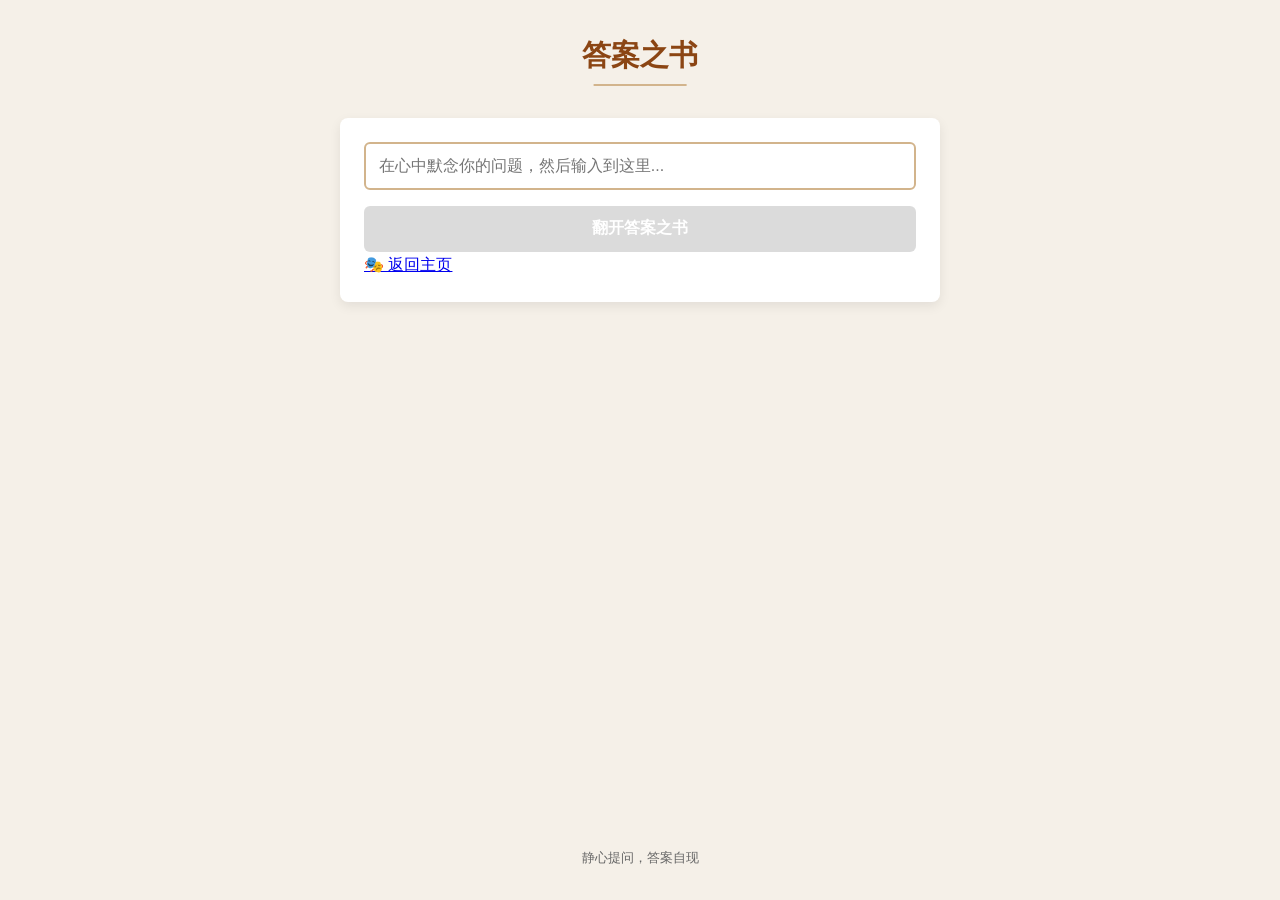
<file: daan/index.html>
<!DOCTYPE html>
<html lang="zh-CN">
<head>
    <meta charset="UTF-8">
    <meta name="viewport" content="width=device-width, initial-scale=1.0">
    <title>答案之书</title>
    <style>
        :root {
            --primary-color: #8b4513;
            --secondary-color: #d2b48c;
            --bg-color: #f5f0e8;
            --text-color: #333;
        }

        * {
            box-sizing: border-box;
            margin: 0;
            padding: 0;
        }

        body {
            font-family: 'Arial', sans-serif;
            background: var(--bg-color);
            color: var(--text-color);
            min-height: 100vh;
            display: flex;
            flex-direction: column;
            align-items: center;
            padding: 2rem;
            line-height: 1.6;
        }

        header {
            text-align: center;
            margin-bottom: 2rem;
        }

        .book-cover {
            width: 120px;
            height: auto;
            margin-bottom: 1rem;
            border-radius: 4px;
            box-shadow: 0 4px 8px rgba(0, 0, 0, 0.1);
        }

        h1 {
            color: var(--primary-color);
            font-size: 1.8rem;
            position: relative;
            display: inline-block;
            padding-bottom: 0.5rem;
        }

        h1::after {
            content: '';
            position: absolute;
            bottom: 0;
            left: 50%;
            transform: translateX(-50%);
            width: 80%;
            height: 2px;
            background: var(--secondary-color);
        }

        .container {
            width: 100%;
            max-width: 600px;
        }

        .input-area {
            background: white;
            padding: 1.5rem;
            border-radius: 8px;
            box-shadow: 0 4px 12px rgba(0, 0, 0, 0.08);
            margin-bottom: 2rem;
        }

        #question {
            width: 100%;
            padding: 0.8rem;
            border: 2px solid var(--secondary-color);
            border-radius: 6px;
            font-size: 1rem;
            transition: border-color 0.3s;
        }

        #question:focus {
            outline: none;
            border-color: var(--primary-color);
        }

        #answer-btn {
            width: 100%;
            padding: 0.8rem;
            margin-top: 1rem;
            background: var(--secondary-color);
            color: white;
            border: none;
            border-radius: 6px;
            font-size: 1rem;
            font-weight: bold;
            cursor: pointer;
            transition: all 0.3s;
        }

        #answer-btn:disabled {
            background: #cccccc;
            cursor: not-allowed;
            opacity: 0.7;
        }

        #answer-btn:not(:disabled):hover {
            background: var(--primary-color);
            transform: translateY(-2px);
            box-shadow: 0 4px 8px rgba(0, 0, 0, 0.1);
        }

        .answer-container {
            background: white;
            padding: 1.5rem;
            border-radius: 8px;
            box-shadow: 0 4px 12px rgba(0, 0, 0, 0.08);
            opacity: 0;
            height: 0;
            overflow: hidden;
            transition: all 0.5s ease;
        }

        .answer-container.show {
            opacity: 1;
            height: auto;
            min-height: 150px;
            margin-bottom: 2rem;
        }

        .page-number {
            font-size: 0.9rem;
            color: var(--primary-color);
            margin-bottom: 0.5rem;
            font-style: italic;
        }

        .answer-text {
            font-size: 1.1rem;
            white-space: pre-line;
        }

        footer {
            margin-top: auto;
            font-size: 0.8rem;
            color: #666;
            text-align: center;
            padding-top: 2rem;
        }

        @media (max-width: 480px) {
            body {
                padding: 1rem;
            }
            
            h1 {
                font-size: 1.5rem;
            }
        }
    </style>
</head>
<body>
    <header>
        <h1>答案之书</h1>
    </header>

    <div class="container">
        <div class="input-area">
            <input type="text" 
                   id="question" 
                   placeholder="在心中默念你的问题，然后输入到这里..." 
                   aria-label="输入你的问题">
            <button id="answer-btn" disabled>翻开答案之书</button>
            <a href="https://gusiyuan-lxy.github.io/webgame/" classclass="nav-btn">🎭 返回主页</a>
        </div>

        <div class="answer-container" id="answer-container">
            <div class="page-number">第 <span id="page-num">--</span> 页</div>
            <div class="answer-text" id="answer-text"></div>
        </div>
    </div>

    <footer>
        <p>静心提问，答案自现</p>
    </footer>

    <script>
        // 模块化答案库
        const AnswerBook = {
            answers: [
    { "page": 1, "text": "别失望" },
    { "page": 2, "text": "不必为你无法控制的事情而担心" },
    { "page": 3, "text": "不要忘记微笑" },
    { "page": 4, "text": "阳光" },
    { "page": 5, "text": "挥手道别" },
    { "page": 6, "text": "你失去的某天会以不同的方式归还于你" },
    { "page": 7, "text": "你的状态很不对" },
    { "page": 8, "text": "这是个麻烦" },
    { "page": 9, "text": "你或许需要突破" },
    { "page": 10, "text": "放弃" },
    { "page": 11, "text": "你唯一能做的只有把握现在" },
    { "page": 12, "text": "学会珍惜" },
    { "page": 13, "text": "改变心情" },
    { "page": 14, "text": "一直走下去" },
    { "page": 15, "text": "优秀" },
    { "page": 16, "text": "坚持不解的努力" },
    { "page": 17, "text": "不适合" },
    { "page": 18, "text": "愉快生活" },
    { "page": 19, "text": "终点" },
    { "page": 20, "text": "换一个方向" },
    { "page": 21, "text": "岁月静好" },
    { "page": 22, "text": "放轻松这很简单" },
    { "page": 23, "text": "早点儿开始" },
    { "page": 24, "text": "不要后悔" },
    { "page": 25, "text": "也许会退到" },
    { "page": 26, "text": "沉默" },
    { "page": 27, "text": "好像平凡了点" },
    { "page": 28, "text": "糊涂一点更好" },
    { "page": 29, "text": "善待自己" },
    { "page": 30, "text": "放手" },
    { "page": 31, "text": "呼吸一下新鲜空气" },
    { "page": 32, "text": "没有答案" },
    { "page": 33, "text": "感恩，运气会越来越好" },
    { "page": 34, "text": "原谅" },
    { "page": 35, "text": "自我欣赏" },
    { "page": 36, "text": "复杂的事情简单做" },
    { "page": 37, "text": "学会自己保护自己" },
    { "page": 38, "text": "奇迹" },
    { "page": 39, "text": "给自己一个肯定" },
    { "page": 40, "text": "甜" },
    { "page": 41, "text": "摆正心态" },
    { "page": 42, "text": "种下满足，收获幸福" },
    { "page": 43, "text": "把握现在" },
    { "page": 44, "text": "学会好奇" },
    { "page": 45, "text": "最美丽的一天" },
    { "page": 46, "text": "彼岸" },
    { "page": 47, "text": "停止" },
    { "page": 48, "text": "坚强" },
    { "page": 49, "text": "永恒" },
    { "page": 50, "text": "常常是最后一把钥匙打开了神殿门" },
    { "page": 51, "text": "不要刻意隐藏" },
    { "page": 52, "text": "停止悲伤" },
    { "page": 53, "text": "不要刻意压抑" },
    { "page": 54, "text": "背不动的就放下" },
    { "page": 55, "text": "不要怕" },
    { "page": 56, "text": "安静" },
    { "page": 57, "text": "想念" },
    { "page": 58, "text": "驻足静立" },
    { "page": 59, "text": "活下去" },
    { "page": 60, "text": "去爱" },
    { "page": 61, "text": "回家" },
    { "page": 62, "text": "未解之谜" },
    { "page": 63, "text": "相遇" },
    { "page": 64, "text": "陌生人" },
    { "page": 65, "text": "告别" },
    { "page": 66, "text": "本能" },
    { "page": 67, "text": "取暖" },
    { "page": 68, "text": "重逢" },
    { "page": 69, "text": "不要去忘记" },
    { "page": 70, "text": "自信起来吧" },
    { "page": 71, "text": "爱" },
    { "page": 72, "text": "接受那些消失的" },
    { "page": 73, "text": "到此为止" },
    { "page": 74, "text": "一步之遥" },
    { "page": 75, "text": "保存" },
    { "page": 76, "text": "虚无的关系" },
    { "page": 77, "text": "时间有限" },
    { "page": 78, "text": "迷失的世界" },
    { "page": 79, "text": "慢下来" },
    { "page": 80, "text": "可怕" },
    { "page": 81, "text": "了不起" },
    { "page": 82, "text": "一个正在到来的晴天" },
    { "page": 83, "text": "好天气" },
    { "page": 84, "text": "旧梦" },
    { "page": 85, "text": "挽留" },
    { "page": 86, "text": "逆水行舟" },
    { "page": 87, "text": "被排挤" },
    { "page": 88, "text": "可以期待的未来" },
    { "page": 89, "text": "平平安安" },
    { "page": 90, "text": "挥别错的" },
    { "page": 91, "text": "朴素" },
    { "page": 92, "text": "成为了事实" },
    { "page": 93, "text": "萌芽" },
    { "page": 94, "text": "有一些重要的事" },
    { "page": 95, "text": "让你泪流满脸的" },
    { "page": 96, "text": "不知所措" },
    { "page": 97, "text": "给人依赖" },
    { "page": 98, "text": "对未知前途的期盼" },
    { "page": 99, "text": "用平淡的心态去追求" },
    { "page": 100, "text": "一切皆有可能" },           
    { "page": 101, "text": "控制自己的情绪" },
    { "page": 102, "text": "一切顺其自然" },
    { "page": 103, "text": "一条没有鲜花的道路" },
    { "page": 104, "text": "得不到别人的认同" },
    { "page": 105, "text": "暂且不要判断" },
    { "page": 106, "text": "不要一成不变" },
    { "page": 107, "text": "学会认错" },
    { "page": 108, "text": "你祈求的一切顺利" },
    { "page": 109, "text": "享受全心全意的付出" },
    { "page": 110, "text": "站在了最重要的地方" },
    { "page": 111, "text": "捕风捉影" },
    { "page": 112, "text": "欢天喜地" },
    { "page": 113, "text": "轮回" },
    { "page": 114, "text": "你无法继续沉睡" },
    { "page": 115, "text": "得到了多数的支持" },
    { "page": 116, "text": "十分好的预感" },
    { "page": 117, "text": "背叛" },
    { "page": 118, "text": "盛开" },
    { "page": 119, "text": "学会改变什么" },
    { "page": 120, "text": "最划算的交换" },
    { "page": 121, "text": "退后一厘米" },
    { "page": 122, "text": "这真是一个奇怪的问题" },
    { "page": 123, "text": "用力活着" },
    { "page": 124, "text": "成长" },
    { "page": 125, "text": "最好的事情正要发生" },
    { "page": 126, "text": "没有什么是对的" },
    { "page": 127, "text": "堕落" },
    { "page": 128, "text": "多余" },
    { "page": 129, "text": "必须努力奔跑起来" },
    { "page": 130, "text": "会有人陪着你" },
    { "page": 131, "text": "驾驭" },
    { "page": 132, "text": "站起来去战斗" },
    { "page": 133, "text": "不要看轻别人" },
    { "page": 134, "text": "多读一本书" },
    { "page": 135, "text": "下一页才是你的人生答案" },
    { "page": 136, "text": "出发" },
    { "page": 137, "text": "差不多得了" },
    { "page": 138, "text": "不要给人添麻烦" },
    { "page": 139, "text": "一个人的细水长流" },
    { "page": 140, "text": "左边" },
    { "page": 141, "text": "有人浪费了你的时间" },
    { "page": 142, "text": "最后什么都没改变" },
    { "page": 143, "text": "对，去吧！" },
    { "page": 144, "text": "扔掉这些东西" },
    { "page": 145, "text": "有些人开始慌乱" },
    { "page": 146, "text": "找回自己" },
    { "page": 147, "text": "重生" },
    { "page": 148, "text": "慢些，我们就会更快" },
    { "page": 149, "text": "一个人的朝圣" },
    { "page": 150, "text": "孤单" },
    { "page": 151, "text": "下一个天亮" },
    { "page": 152, "text": "独角戏" },
    { "page": 153, "text": "平凡之路" },
    { "page": 154, "text": "直面残酷" },
    { "page": 155, "text": "泡沫" },
    { "page": 156, "text": "你大概会受点伤" },
    { "page": 157, "text": "远行" },
    { "page": 158, "text": "一直在找什么" },
    { "page": 159, "text": "回头看看" },
    { "page": 160, "text": "唤醒沉睡的你" },
    { "page": 161, "text": "也许会有好转" },
    { "page": 162, "text": "烦恼快要消失了" },
    { "page": 163, "text": "一无所有" },
    { "page": 164, "text": "显得有些唐突" },
    { "page": 165, "text": "迷人的危险" },
    { "page": 166, "text": "结束倒计时" },
    { "page": 167, "text": "第二次被伤害的机会" },
    { "page": 168, "text": "并不会让你高兴" },
    { "page": 169, "text": "没什么放不下" },
    { "page": 170, "text": "等待" },
    { "page": 171, "text": "永远不会愈合的伤口" },
    { "page": 172, "text": "骗不到自己" },
    { "page": 173, "text": "悄悄躲开" },
    { "page": 174, "text": "一场完美的悲剧" },
    { "page": 175, "text": "寻寻觅觅" },
    { "page": 176, "text": "不要做出任何决定" },
    { "page": 177, "text": "开心的肯定" },
    { "page": 178, "text": "浪费光阴" },
    { "page": 179, "text": "保密" },
    { "page": 180, "text": "被唾弃的决定" },
    { "page": 181, "text": "停止向前" },
    { "page": 182, "text": "有点儿意思" },
    { "page": 183, "text": "谢谢" },
    { "page": 184, "text": "再也不要见" },
    { "page": 185, "text": "完美时刻" },
    { "page": 186, "text": "会让你痛苦的" },
    { "page": 187, "text": "僵持不下" },
    { "page": 188, "text": "必不可少" },
    { "page": 189, "text": "对不起" },
    { "page": 190, "text": "试着慷概一点儿" },
    { "page": 191, "text": "这不是能犹豫的事儿" },
    { "page": 192, "text": "同意" },
    { "page": 193, "text": "试着安静一会儿" },
    { "page": 194, "text": "默默无闻" },
    { "page": 195, "text": "虚空" },
    { "page": 196, "text": "戒掉过分的急躁" },
    { "page": 197, "text": "不要隐藏起来" },
    { "page": 198, "text": "其实大家都知道" },
    { "page": 199, "text": "会被一直依赖的" },
    { "page": 200, "text": "全部给它" },
    { "page": 201, "text": "坚持了不该坚持的" },
    { "page": 202, "text": "你好像舍不得" },
    { "page": 203, "text": "有点儿心疼" },
    { "page": 204, "text": "轻而易举的伤害" },
    { "page": 205, "text": "卑微的等待" },
    { "page": 206, "text": "你有必要傻一点" },
    { "page": 207, "text": "一成不变" },
    { "page": 208, "text": "你会忘记它" },
    { "page": 209, "text": "禁言" },
    { "page": 210, "text": "只是一场梦" },
    { "page": 211, "text": "你要勇敢的离开" },
    { "page": 212, "text": "拼凑不了的昨天" },
    { "page": 213, "text": "容易被操控" },
    { "page": 214, "text": "尽你最大的能力" },
    { "page": 215, "text": "去忘记" },
    { "page": 216, "text": "大家好像都不认同" },
    { "page": 217, "text": "认真起来" },
    { "page": 218, "text": "值得去做的事" },
    { "page": 219, "text": "是" },
    { "page": 220, "text": "白日梦" },
    { "page": 221, "text": "转个身忘记吧" },
    { "page": 222, "text": "你可能会比较悲伤" },
    { "page": 223, "text": "这绝对是个好主意" },
    { "page": 224, "text": "好的指引" },
    { "page": 225, "text": "不是" },
    { "page": 226, "text": "充满未知的迷惑" },
    { "page": 227, "text": "光明的" },
    { "page": 228, "text": "幼稚又可笑" },
    { "page": 229, "text": "你很幸运" },
    { "page": 230, "text": "机会就在眼前" },
    { "page": 231, "text": "不如忘掉这个问题" },
    { "page": 232, "text": "又干净又明亮" },
    { "page": 233, "text": "专注一点" },
    { "page": 234, "text": "殊途同归" },
    { "page": 235, "text": "背道而驰" },
    { "page": 236, "text": "小迷糊" },
    { "page": 237, "text": "你在开玩笑吗" },
    { "page": 238, "text": "别难过你是最棒的" },
    { "page": 239, "text": "吃点东西冷静一下" },
    { "page": 240, "text": "这个大概会让你哭泣" },
    { "page": 241, "text": "高兴起来吧你这么厉害" },
    { "page": 242, "text": "别总想着过去了" },
    { "page": 243, "text": "捍卫它" },
    { "page": 244, "text": "无谓的徘徊" },
    { "page": 245, "text": "将要被击渍" },
    { "page": 246, "text": "不必耿耿于怀" },
    { "page": 247, "text": "放在心里吧这样比较好点" },
    { "page": 248, "text": "不用伪装到面目全非" },
    { "page": 249, "text": "别压抑自己的天性" },
    { "page": 250, "text": "一个人安安静静待一会儿" },
    { "page": 251, "text": "既然认准这条路，就不要去想走多久" },
    { "page": 252, "text": "大哭一场会好受点" },
    { "page": 253, "text": "总会慢慢淡去的" },
    { "page": 254, "text": "明天就会有新鲜事儿发生" },
    { "page": 255, "text": "这事情要靠缘分" },
    { "page": 256, "text": "太槽糕了" },
    { "page": 257, "text": "这是起跑线" },
    { "page": 258, "text": "没事，有我在" },
    { "page": 259, "text": "不要把所有表情都写在脸上" },
    { "page": 260, "text": "别人会对你苦笑" },
    { "page": 261, "text": "好像会很累" },
    { "page": 262, "text": "有人撑着你向前" },
    { "page": 263, "text": "你需要的只是勇气" },
    { "page": 264, "text": "不甘心的话就努力争取吧" },
    { "page": 265, "text": "无条件的付出" },
    { "page": 266, "text": "试着更快一些" },
    { "page": 267, "text": "这是昂贵的礼物" },
    { "page": 268, "text": "不能永远一成不变" },
    { "page": 269, "text": "甜蜜" },
    { "page": 270, "text": "会有一些困难" },
    { "page": 271, "text": "等待下一个故事的发生" },
    { "page": 272, "text": "试着面对自己真实的想法" },
    { "page": 273, "text": "这就是结局" },
    { "page": 274, "text": "心会冷掉" },
    { "page": 275, "text": "愿意并且相信" },
    { "page": 276, "text": "守护" },
    { "page": 277, "text": "将要奔赴一场未知的路程" },
    { "page": 278, "text": "隐忍" },
    { "page": 279, "text": "不必要的退让" },
    { "page": 280, "text": "这大概会让你有点寂寞" },
    { "page": 281, "text": "形同陌路" },
    { "page": 282, "text": "不要轻易去相信" },
    { "page": 283, "text": "可能会很累" },
    { "page": 284, "text": "有些人选择了离开" },
    { "page": 285, "text": "会让周围的人感觉到温暖" },
    { "page": 286, "text": "会有一个风光明媚的未来" },
    { "page": 287, "text": "大概要多想一会儿" },
    { "page": 288, "text": "值得肯定" },
    { "page": 289, "text": "好像会有很大的麻烦" },
    { "page": 290, "text": "注意一下周围" },
    { "page": 291, "text": "你将会有好的运气" },
    { "page": 292, "text": "大概吧" },
    { "page": 293, "text": "漂亮" },
    { "page": 294, "text": "你可能会失去一些东西" },
    { "page": 295, "text": "看见的都不是真的" },
    { "page": 296, "text": "苦涩" },
    { "page": 297, "text": "看向未来" },
    { "page": 298, "text": "笑" },
    { "page": 299, "text": "接受的终将会接受" },
    { "page": 300, "text": "保护你的温暖所在" },
    { "page": 301, "text": "这就是命" },
    { "page": 302, "text": "未来会变得特别繁忙" },
    { "page": 303, "text": "居心叵测" },
    { "page": 304, "text": "这简直太有趣了" },
    { "page": 305, "text": "胜券在握" },
    { "page": 306, "text": "突如其来的幸福" },
    { "page": 307, "text": "平分秋色" },
    { "page": 308, "text": "非常融洽" },
    { "page": 309, "text": "按照一定的规律到达了终点" },
    { "page": 310, "text": "平衡" },
    { "page": 311, "text": "残留的遗撼" },
    { "page": 312, "text": "拜拜" },
    { "page": 313, "text": "特别的见解" },
    { "page": 314, "text": "最特别的幸运" },
    { "page": 315, "text": "值得喝一杯" },
    { "page": 316, "text": "并不确定真伪" },
    { "page": 317, "text": "使人警惕起来" },
    { "page": 318, "text": "空想" }
 
            ],

            getRandomAnswer() {
                const randomIndex = Math.floor(Math.random() * this.answers.length);
                return this.answers[randomIndex];
            }
        };

        // DOM 控制器
        const DOMController = {
            elements: {
                questionInput: document.getElementById('question'),
                answerBtn: document.getElementById('answer-btn'),
                answerContainer: document.getElementById('answer-container'),
                pageNum: document.getElementById('page-num'),
                answerText: document.getElementById('answer-text')
            },

            init() {
                this.setupEventListeners();
            },

            setupEventListeners() {
                // 输入框监听
                this.elements.questionInput.addEventListener('input', () => {
                    const hasValue = this.elements.questionInput.value.trim().length > 0;
                    this.elements.answerBtn.disabled = !hasValue;
                });

                // 按钮点击事件
                this.elements.answerBtn.addEventListener('click', () => {
                    this.showAnswer();
                });

                // 回车键提交
                this.elements.questionInput.addEventListener('keypress', (e) => {
                    if (e.key === 'Enter' && !this.elements.answerBtn.disabled) {
                        this.showAnswer();
                    }
                });
            },

            showAnswer() {
                const question = this.elements.questionInput.value.trim();
                if (!question) return;

                // 获取随机答案
                const answer = AnswerBook.getRandomAnswer();

                // 更新DOM
                this.elements.pageNum.textContent = answer.page;
                this.elements.answerText.textContent = answer.text;
                
                // 显示答案区域
                this.elements.answerContainer.classList.add('show');

                // 清空问题（可选）
                // this.elements.questionInput.value = '';
            }
        };

        // 初始化
        document.addEventListener('DOMContentLoaded', () => {
            DOMController.init();
        });
    </script>
</body>
</html>
</file>
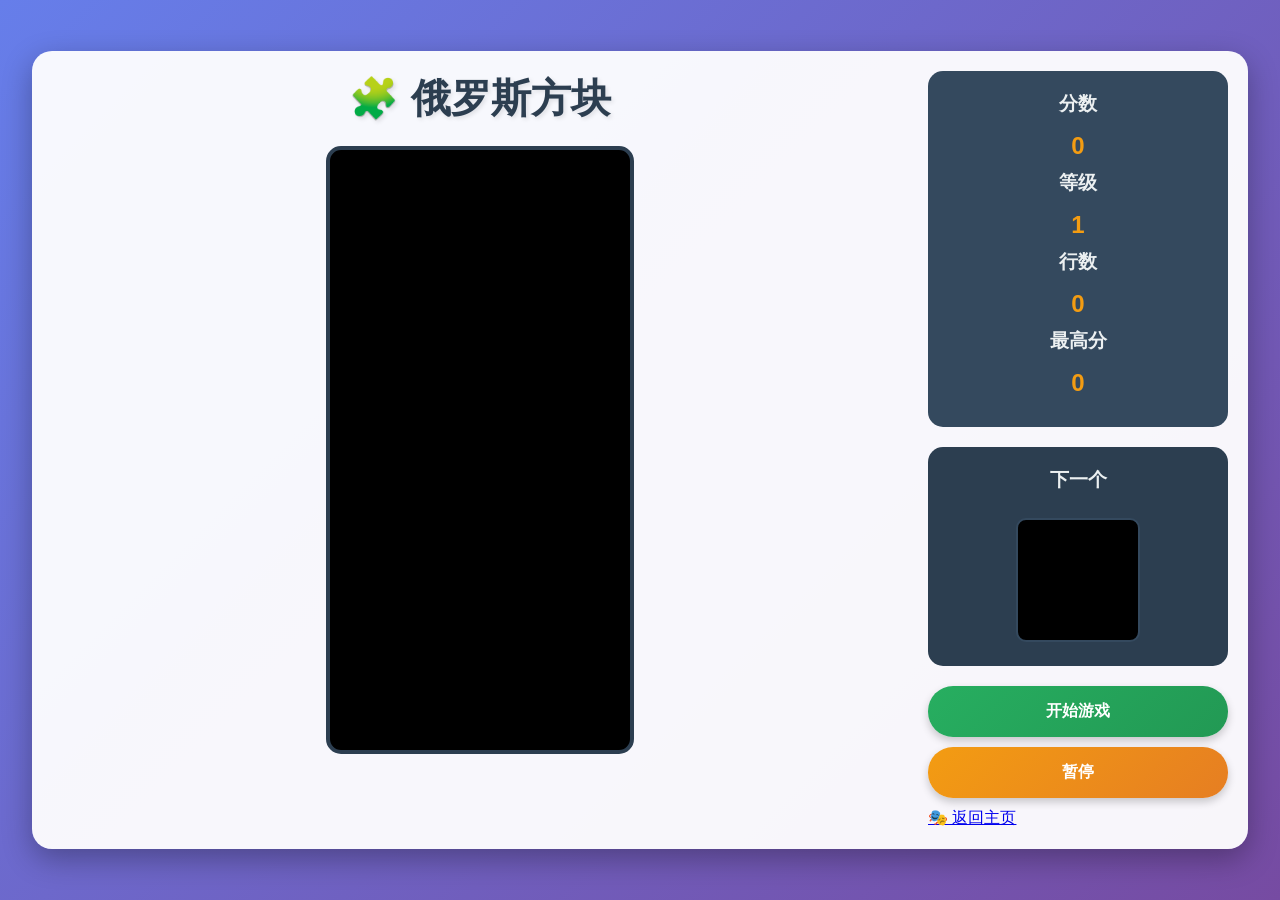
<file: els/index.html>
<!DOCTYPE html>
<html lang="zh-CN">
<head>
    <meta charset="UTF-8">
    <meta name="viewport" content="width=device-width, initial-scale=1.0, user-scalable=no">
    <title>俄罗斯方块 - Tetris Game</title>
    <style>
        * {
            margin: 0;
            padding: 0;
            box-sizing: border-box;
        }

        body {
            font-family: 'Arial', sans-serif;
            background: linear-gradient(135deg, #667eea 0%, #764ba2 100%);
            min-height: 100vh;
            display: flex;
            justify-content: center;
            align-items: center;
            overflow: auto;
            user-select: none;
            padding: 10px;
        }

        .game-container {
            background: rgba(255, 255, 255, 0.95);
            border-radius: 20px;
            padding: 20px;
            box-shadow: 0 10px 30px rgba(0, 0, 0, 0.3);
            display: grid;
            grid-template-columns: auto 300px;
            gap: 20px;
            max-width: 95vw;
            max-height: none;
            width: 100%;
        }

        .game-left {
            display: flex;
            flex-direction: column;
            align-items: center;
        }

        .game-title {
            font-size: 2.5rem;
            color: #2c3e50;
            margin-bottom: 20px;
            text-shadow: 2px 2px 4px rgba(0, 0, 0, 0.1);
            text-align: center;
        }

        .game-canvas {
            border: 4px solid #2c3e50;
            border-radius: 15px;
            background: #000;
            box-shadow: inset 0 2px 10px rgba(0, 0, 0, 0.3);
            margin-bottom: 20px;
        }

        .controls {
            display: none; /* PC端默认隐藏 */
            grid-template-columns: repeat(3, 1fr);
            grid-template-rows: repeat(3, 1fr);
            gap: 10px;
            max-width: 200px;
            height: 150px;
        }

        .control-btn {
            background: linear-gradient(135deg, rgba(52, 152, 219, 0.7), rgba(41, 128, 185, 0.7));
            color: white;
            border: 2px solid rgba(255, 255, 255, 0.3);
            border-radius: 15px;
            font-size: 1.2rem;
            font-weight: bold;
            cursor: pointer;
            transition: all 0.2s;
            box-shadow: 0 4px 8px rgba(0, 0, 0, 0.3);
            user-select: none;
            touch-action: manipulation;
            min-height: 45px;
            backdrop-filter: blur(10px);
        }

        .control-btn:hover {
            transform: translateY(-2px);
            box-shadow: 0 6px 12px rgba(0, 0, 0, 0.4);
            background: linear-gradient(135deg, rgba(52, 152, 219, 0.8), rgba(41, 128, 185, 0.8));
        }

        .control-btn:active {
            transform: translateY(0);
            box-shadow: 0 2px 4px rgba(0, 0, 0, 0.3);
            background: linear-gradient(135deg, rgba(41, 128, 185, 0.9), rgba(52, 152, 219, 0.9));
        }

        .game-right {
            display: flex;
            flex-direction: column;
            gap: 20px;
        }

        .info-panel {
            background: #34495e;
            color: white;
            padding: 20px;
            border-radius: 15px;
            text-align: center;
        }

        .info-title {
            font-size: 1.2rem;
            font-weight: bold;
            margin-bottom: 15px;
            color: #ecf0f1;
        }

        .info-value {
            font-size: 1.5rem;
            font-weight: bold;
            color: #f39c12;
            margin-bottom: 10px;
        }

        .next-piece {
            background: #2c3e50;
            padding: 20px;
            border-radius: 15px;
            text-align: center;
        }

        .next-canvas {
            border: 2px solid #34495e;
            border-radius: 10px;
            background: #000;
            margin-top: 10px;
        }

        .game-buttons {
            display: flex;
            flex-direction: column;
            gap: 10px;
        }

        .game-btn {
            background: linear-gradient(135deg, #e74c3c, #c0392b);
            color: white;
            border: none;
            padding: 15px 20px;
            border-radius: 25px;
            font-size: 1rem;
            font-weight: bold;
            cursor: pointer;
            transition: all 0.3s;
            box-shadow: 0 4px 8px rgba(0, 0, 0, 0.2);
            text-align: center;
        }

        .game-btn:hover {
            transform: translateY(-2px);
            box-shadow: 0 6px 12px rgba(0, 0, 0, 0.3);
        }

        .game-btn.start {
            background: linear-gradient(135deg, #27ae60, #229954);
        }

        .game-btn.pause {
            background: linear-gradient(135deg, #f39c12, #e67e22);
        }

        /* 控制按钮布局 */
        .rotate-btn {
            grid-column: 2;
            grid-row: 1;
        }

        .left-btn {
            grid-column: 1;
            grid-row: 2;
        }

        .drop-btn {
            grid-column: 2;
            grid-row: 2;
            background: linear-gradient(135deg, rgba(231, 76, 60, 0.7), rgba(192, 57, 43, 0.7));
        }

        .drop-btn:hover {
            background: linear-gradient(135deg, rgba(231, 76, 60, 0.8), rgba(192, 57, 43, 0.8));
        }

        .drop-btn:active {
            background: linear-gradient(135deg, rgba(192, 57, 43, 0.9), rgba(231, 76, 60, 0.9));
        }

        .right-btn {
            grid-column: 3;
            grid-row: 2;
        }

        .soft-drop-btn {
            grid-column: 2;
            grid-row: 3;
        }

        /* 游戏结束弹窗 */
        .game-over-modal {
            position: fixed;
            top: 0;
            left: 0;
            width: 100%;
            height: 100%;
            background: rgba(0, 0, 0, 0.8);
            display: flex;
            justify-content: center;
            align-items: center;
            z-index: 1000;
            opacity: 0;
            visibility: hidden;
            transition: all 0.3s;
        }

        .game-over-modal.show {
            opacity: 1;
            visibility: visible;
        }

        .modal-content {
            background: white;
            padding: 30px;
            border-radius: 20px;
            text-align: center;
            box-shadow: 0 10px 30px rgba(0, 0, 0, 0.3);
            transform: scale(0.7);
            transition: transform 0.3s;
            max-width: 90vw;
        }

        .game-over-modal.show .modal-content {
            transform: scale(1);
        }

        .modal-title {
            font-size: 2rem;
            color: #e74c3c;
            margin-bottom: 15px;
        }

        .modal-score {
            font-size: 1.2rem;
            color: #2c3e50;
            margin-bottom: 20px;
        }

        .modal-buttons {
            display: flex;
            gap: 15px;
            justify-content: center;
            flex-wrap: wrap;
        }

        /* 移动端适配 */
        @media (max-width: 768px) {
            body {
                align-items: flex-start;
                padding: 5px;
                min-height: auto;
            }

            .game-container {
                grid-template-columns: 1fr;
                grid-template-rows: auto auto auto;
                padding: 10px;
                gap: 15px;
                max-width: 100%;
                width: 100%;
                margin: 0;
                border-radius: 15px;
            }

            .game-title {
                font-size: 1.8rem;
                margin-bottom: 10px;
            }

            .game-canvas {
                width: 100% !important;
                max-width: 280px;
                height: auto !important;
                margin: 0 auto 15px;
            }

            .controls {
                display: grid; /* 移动端显示控制按钮 */
                max-width: 240px;
                height: 160px;
                gap: 12px;
                position: relative;
                z-index: 10;
                margin: 0 auto;
            }

            .control-btn {
                font-size: 1.3rem;
                min-height: 50px;
                background: linear-gradient(135deg, rgba(52, 152, 219, 0.6), rgba(41, 128, 185, 0.6));
                border: 2px solid rgba(255, 255, 255, 0.4);
                backdrop-filter: blur(15px);
                box-shadow: 0 6px 12px rgba(0, 0, 0, 0.25);
            }

            .control-btn:hover, .control-btn:active {
                background: linear-gradient(135deg, rgba(52, 152, 219, 0.8), rgba(41, 128, 185, 0.8));
                transform: scale(0.95);
                box-shadow: 0 4px 8px rgba(0, 0, 0, 0.4);
            }

            .drop-btn {
                background: linear-gradient(135deg, rgba(231, 76, 60, 0.6), rgba(192, 57, 43, 0.6)) !important;
            }

            .drop-btn:hover, .drop-btn:active {
                background: linear-gradient(135deg, rgba(231, 76, 60, 0.8), rgba(192, 57, 43, 0.8)) !important;
            }

            .game-right {
                order: -1;
                display: flex;
                flex-direction: row;
                flex-wrap: wrap;
                gap: 10px;
                justify-content: space-between;
            }

            .info-panel {
                padding: 10px;
                flex: 1;
                min-width: 150px;
                display: grid;
                grid-template-columns: repeat(2, 1fr);
                grid-template-rows: repeat(4, auto);
                gap: 5px;
                text-align: center;
            }

            .info-title {
                font-size: 0.85rem;
                margin-bottom: 2px;
            }

            .info-value {
                font-size: 1.1rem;
                margin-bottom: 8px;
            }

            .next-piece {
                flex: 0 0 auto;
                min-width: 120px;
                padding: 10px;
            }

            .next-canvas {
                width: 80px !important;
                height: 80px !important;
            }

            .game-buttons {
                flex: 1 1 100%;
                display: flex;
                flex-direction: row;
                gap: 8px;
                justify-content: center;
            }

            .game-btn {
                flex: 1;
                padding: 8px 12px;
                font-size: 0.8rem;
                min-width: 0;
            }
        }

        @media (max-width: 480px) {
            body {
                padding: 3px;
            }

            .game-container {
                padding: 8px;
                margin: 0;
                border-radius: 10px;
            }

            .game-title {
                font-size: 1.5rem;
                margin-bottom: 8px;
            }

            .game-canvas {
                max-width: 250px;
            }

            .controls {
                display: grid; /* 小屏移动端也显示控制按钮 */
                max-width: 200px;
                height: 140px;
                gap: 10px;
            }

            .control-btn {
                font-size: 1.1rem;
                min-height: 45px;
                background: linear-gradient(135deg, rgba(52, 152, 219, 0.5), rgba(41, 128, 185, 0.5));
                border: 2px solid rgba(255, 255, 255, 0.3);
                backdrop-filter: blur(12px);
            }

            .control-btn:hover, .control-btn:active {
                background: linear-gradient(135deg, rgba(52, 152, 219, 0.7), rgba(41, 128, 185, 0.7));
                transform: scale(0.95);
            }

            .drop-btn {
                background: linear-gradient(135deg, rgba(231, 76, 60, 0.5), rgba(192, 57, 43, 0.5)) !important;
            }

            .drop-btn:hover, .drop-btn:active {
                background: linear-gradient(135deg, rgba(231, 76, 60, 0.7), rgba(192, 57, 43, 0.7)) !important;
            }

            .info-panel {
                padding: 8px;
            }

            .info-title {
                font-size: 0.75rem;
            }

            .info-value {
                font-size: 1rem;
            }

            .next-piece {
                min-width: 100px;
                padding: 8px;
            }

            .next-canvas {
                width: 60px !important;
                height: 60px !important;
            }

            .game-btn {
                padding: 6px 8px;
                font-size: 0.75rem;
            }
        }

        /* 桌面端特殊样式 */
        @media (min-width: 769px) {
            .controls {
                display: none !important; /* 确保桌面端隐藏 */
            }
        }
    </style>
</head>
<body>
    <div class="game-container">
        <div class="game-left">
            <h1 class="game-title">🧩 俄罗斯方块</h1>
            <canvas id="gameCanvas" class="game-canvas" width="300" height="600"></canvas>
            
            <div class="controls">
                <button class="control-btn rotate-btn" id="rotateBtn">↻</button>
                <button class="control-btn left-btn" id="leftBtn">←</button>
                <button class="control-btn drop-btn" id="dropBtn">↓↓</button>
                <button class="control-btn right-btn" id="rightBtn">→</button>
                <button class="control-btn soft-drop-btn" id="softDropBtn">↓</button>
            </div>
        </div>

        <div class="game-right">
            <div class="info-panel">
                <div class="info-title">分数</div>
                <div class="info-value" id="score">0</div>
                <div class="info-title">等级</div>
                <div class="info-value" id="level">1</div>
                <div class="info-title">行数</div>
                <div class="info-value" id="lines">0</div>
                <div class="info-title">最高分</div>
                <div class="info-value" id="highScore">0</div>
            </div>

            <div class="next-piece">
                <div class="info-title" style="color: #ecf0f1;">下一个</div>
                <canvas id="nextCanvas" class="next-canvas" width="120" height="120"></canvas>
            </div>

            <div class="game-buttons">
                <button class="game-btn start" id="startBtn">开始游戏</button>
                <button class="game-btn pause" id="pauseBtn">暂停</button>
                <a href="https://gusiyuan-lxy.github.io/webgame/" classclass="nav-btn">🎭 返回主页</a>
            </div>
        </div>
    </div>

    <!-- 游戏结束弹窗 -->
    <div class="game-over-modal" id="gameOverModal">
        <div class="modal-content">
            <div class="modal-title">🎮 游戏结束</div>
            <div class="modal-score">
                <div>本次分数: <span id="finalScore">0</span></div>
                <div>最高分数: <span id="modalHighScore">0</span></div>
                <div>消除行数: <span id="finalLines">0</span></div>
            </div>
            <div class="modal-buttons">
                <button class="game-btn" onclick="restartGame()">再来一局</button>
                <button class="https://gusiyuan-lxy.github.io/webgame" onclick="returnToMainPage()">关闭弹窗</button>
            </div>
        </div>
    </div>

    <script>
        // 俄罗斯方块游戏类
        class TetrisGame {
            constructor() {
                this.canvas = document.getElementById('gameCanvas');
                this.ctx = this.canvas.getContext('2d');
                this.nextCanvas = document.getElementById('nextCanvas');
                this.nextCtx = this.nextCanvas.getContext('2d');
                
                // 游戏区域设置
                this.BOARD_WIDTH = 10;
                this.BOARD_HEIGHT = 20;
                this.CELL_SIZE = 30;
                
                // 游戏状态
                this.board = [];
                this.currentPiece = null;
                this.nextPiece = null;
                this.score = 0;
                this.level = 1;
                this.lines = 0;
                this.gameRunning = false;
                this.gamePaused = false;
                this.gameLoopId = null;
                
                // 下落计时
                this.dropTime = 0;
                this.dropInterval = 1000; // 毫秒
                
                // 加载最高分
                this.highScore = localStorage.getItem('tetrisHighScore') || 0;
                document.getElementById('highScore').textContent = this.highScore;
                
                this.init();
            }

            init() {
                this.createBoard();
                this.setupEventListeners();
                this.adjustCanvasSize();
                this.updateDisplay();
                this.draw();
            }

            createBoard() {
                this.board = Array(this.BOARD_HEIGHT).fill().map(() => Array(this.BOARD_WIDTH).fill(0));
            }

            // 方块形状定义 (使用4x4网格)
            pieces = {
                I: {
                    shape: [
                        [0,0,0,0],
                        [1,1,1,1],
                        [0,0,0,0],
                        [0,0,0,0]
                    ],
                    color: '#00f5ff'
                },
                O: {
                    shape: [
                        [0,0,0,0],
                        [0,1,1,0],
                        [0,1,1,0],
                        [0,0,0,0]
                    ],
                    color: '#ffff00'
                },
                T: {
                    shape: [
                        [0,0,0,0],
                        [0,1,0,0],
                        [1,1,1,0],
                        [0,0,0,0]
                    ],
                    color: '#a000f0'
                },
                S: {
                    shape: [
                        [0,0,0,0],
                        [0,1,1,0],
                        [1,1,0,0],
                        [0,0,0,0]
                    ],
                    color: '#00f000'
                },
                Z: {
                    shape: [
                        [0,0,0,0],
                        [1,1,0,0],
                        [0,1,1,0],
                        [0,0,0,0]
                    ],
                    color: '#f00000'
                },
                J: {
                    shape: [
                        [0,0,0,0],
                        [1,0,0,0],
                        [1,1,1,0],
                        [0,0,0,0]
                    ],
                    color: '#0000f0'
                },
                L: {
                    shape: [
                        [0,0,0,0],
                        [0,0,1,0],
                        [1,1,1,0],
                        [0,0,0,0]
                    ],
                    color: '#ff8000'
                }
            };

            getRandomPiece() {
                const pieceTypes = Object.keys(this.pieces);
                const randomType = pieceTypes[Math.floor(Math.random() * pieceTypes.length)];
                const piece = this.pieces[randomType];
                
                return {
                    shape: piece.shape.map(row => [...row]),
                    color: piece.color,
                    x: Math.floor(this.BOARD_WIDTH / 2) - 2,
                    y: 0,
                    type: randomType
                };
            }

            setupEventListeners() {
                // 键盘控制
                document.addEventListener('keydown', (e) => {
                    if (!this.gameRunning || this.gamePaused) return;
                    
                    switch(e.key) {
                        case 'ArrowLeft':
                        case 'a':
                        case 'A':
                            this.movePiece(-1, 0);
                            e.preventDefault();
                            break;
                        case 'ArrowRight':
                        case 'd':
                        case 'D':
                            this.movePiece(1, 0);
                            e.preventDefault();
                            break;
                        case 'ArrowDown':
                        case 's':
                        case 'S':
                            this.softDrop();
                            e.preventDefault();
                            break;
                        case 'ArrowUp':
                        case 'w':
                        case 'W':
                            this.rotatePiece();
                            e.preventDefault();
                            break;
                        case ' ':
                            this.hardDrop();
                            e.preventDefault();
                            break;
                        case 'p':
                        case 'P':
                            this.togglePause();
                            e.preventDefault();
                            break;
                    }
                });

                // 按钮控制
                document.getElementById('leftBtn').addEventListener('click', () => {
                    if (this.gameRunning && !this.gamePaused) this.movePiece(-1, 0);
                });

                document.getElementById('rightBtn').addEventListener('click', () => {
                    if (this.gameRunning && !this.gamePaused) this.movePiece(1, 0);
                });

                document.getElementById('softDropBtn').addEventListener('click', () => {
                    if (this.gameRunning && !this.gamePaused) this.softDrop();
                });

                document.getElementById('dropBtn').addEventListener('click', () => {
                    if (this.gameRunning && !this.gamePaused) this.hardDrop();
                });

                document.getElementById('rotateBtn').addEventListener('click', () => {
                    if (this.gameRunning && !this.gamePaused) this.rotatePiece();
                });

                // 游戏控制按钮
                document.getElementById('startBtn').addEventListener('click', () => {
                    this.startGame();
                });

                document.getElementById('pauseBtn').addEventListener('click', () => {
                    this.togglePause();
                });

                document.getElementById('resetBtn').addEventListener('click', () => {
                    this.returnToMainPage();
                });

                // 触摸滑动控制
                let touchStartX, touchStartY;
                this.canvas.addEventListener('touchstart', (e) => {
                    e.preventDefault();
                    const touch = e.touches[0];
                    touchStartX = touch.clientX;
                    touchStartY = touch.clientY;
                });

                this.canvas.addEventListener('touchend', (e) => {
                    e.preventDefault();
                    if (!this.gameRunning || this.gamePaused) return;
                    
                    const touch = e.changedTouches[0];
                    const deltaX = touch.clientX - touchStartX;
                    const deltaY = touch.clientY - touchStartY;
                    const minSwipeDistance = 30;

                    if (Math.abs(deltaX) > Math.abs(deltaY)) {
                        // 水平滑动
                        if (Math.abs(deltaX) > minSwipeDistance) {
                            if (deltaX > 0) {
                                this.movePiece(1, 0); // 右滑
                            } else {
                                this.movePiece(-1, 0); // 左滑
                            }
                        }
                    } else {
                        // 垂直滑动
                        if (Math.abs(deltaY) > minSwipeDistance) {
                            if (deltaY > 0) {
                                this.softDrop(); // 下滑
                            } else {
                                this.rotatePiece(); // 上滑旋转
                            }
                        }
                    }
                });

                // 窗口大小改变时调整画布
                window.addEventListener('resize', () => {
                    this.adjustCanvasSize();
                    this.draw();
                });
            }

            adjustCanvasSize() {
                if (window.innerWidth <= 768) {
                    // 移动端自适应画布大小
                    const maxWidth = Math.min(280, window.innerWidth - 40);
                    const maxHeight = maxWidth * 2; // 保持2:1比例
                    
                    this.canvas.style.width = maxWidth + 'px';
                    this.canvas.style.height = maxHeight + 'px';
                    
                    // 调整实际画布大小以保持清晰度
                    this.canvas.width = 300;
                    this.canvas.height = 600;
                } else {
                    // 桌面端恢复原始尺寸
                    this.canvas.style.width = '';
                    this.canvas.style.height = '';
                    this.canvas.width = 300;
                    this.canvas.height = 600;
                }
            }

            startGame() {
                if (!this.gameRunning) {
                    this.gameRunning = true;
                    this.gamePaused = false;
                    this.createBoard();
                    this.score = 0;
                    this.level = 1;
                    this.lines = 0;
                    this.dropInterval = 1000;
                    
                    this.nextPiece = this.getRandomPiece();
                    this.spawnNewPiece();
                    this.updateDisplay();
                    
                    document.getElementById('startBtn').textContent = '游戏中...';
                    document.getElementById('startBtn').style.opacity = '0.6';
                    
                    this.gameLoop();
                }
            }

            togglePause() {
                if (this.gameRunning) {
                    this.gamePaused = !this.gamePaused;
                    const pauseBtn = document.getElementById('pauseBtn');
                    pauseBtn.textContent = this.gamePaused ? '继续' : '暂停';
                    
                    if (!this.gamePaused) {
                        this.gameLoop();
                    } else {
                        cancelAnimationFrame(this.gameLoopId);
                    }
                }
            }

            resetGame() {
                this.gameRunning = false;
                this.gamePaused = false;
                if (this.gameLoopId) {
                    cancelAnimationFrame(this.gameLoopId);
                }
                
                this.createBoard();
                this.currentPiece = null;
                this.nextPiece = null;
                this.score = 0;
                this.level = 1;
                this.lines = 0;
                this.dropTime = 0;
                
                this.updateDisplay();
                this.draw();
                this.drawNextPiece();
                
                document.getElementById('startBtn').textContent = '开始游戏';
                document.getElementById('startBtn').style.opacity = '1';
                document.getElementById('pauseBtn').textContent = '暂停';
                
                this.hideGameOverModal();
            }

            returnToMainPage() {
                this.resetGame();
                // 如果有主页，可以跳转
                // window.location.href = 'index.html';
            }

            spawnNewPiece() {
                this.currentPiece = this.nextPiece;
                this.nextPiece = this.getRandomPiece();
                this.drawNextPiece();
                
                if (this.checkCollision(this.currentPiece, this.currentPiece.x, this.currentPiece.y)) {
                    this.gameOver();
                }
            }

            gameLoop() {
                if (!this.gameRunning || this.gamePaused) return;

                const currentTime = Date.now();
                
                if (currentTime - this.dropTime > this.dropInterval) {
                    this.movePiece(0, 1);
                    this.dropTime = currentTime;
                }

                this.draw();
                this.gameLoopId = requestAnimationFrame(() => this.gameLoop());
            }

            movePiece(dx, dy) {
                if (!this.currentPiece) return;
                
                const newX = this.currentPiece.x + dx;
                const newY = this.currentPiece.y + dy;
                
                if (!this.checkCollision(this.currentPiece, newX, newY)) {
                    this.currentPiece.x = newX;
                    this.currentPiece.y = newY;
                } else if (dy > 0) {
                    // 方块无法继续下落，固定到游戏板上
                    this.placePiece();
                    this.clearLines();
                    this.spawnNewPiece();
                }
            }

            softDrop() {
                this.movePiece(0, 1);
            }

            hardDrop() {
                while (!this.checkCollision(this.currentPiece, this.currentPiece.x, this.currentPiece.y + 1)) {
                    this.currentPiece.y++;
                }
                this.placePiece();
                this.clearLines();
                this.spawnNewPiece();
            }

            rotatePiece() {
                if (!this.currentPiece) return;
                
                const rotatedShape = this.rotateMatrix(this.currentPiece.shape);
                const tempPiece = {
                    ...this.currentPiece,
                    shape: rotatedShape
                };
                
                if (!this.checkCollision(tempPiece, tempPiece.x, tempPiece.y)) {
                    this.currentPiece.shape = rotatedShape;
                }
            }

            rotateMatrix(matrix) {
                const N = matrix.length;
                const rotated = Array(N).fill().map(() => Array(N).fill(0));
                
                for (let i = 0; i < N; i++) {
                    for (let j = 0; j < N; j++) {
                        rotated[j][N - 1 - i] = matrix[i][j];
                    }
                }
                
                return rotated;
            }

            checkCollision(piece, x, y) {
                for (let row = 0; row < piece.shape.length; row++) {
                    for (let col = 0; col < piece.shape[row].length; col++) {
                        if (piece.shape[row][col] !== 0) {
                            const newX = x + col;
                            const newY = y + row;
                            
                            if (newX < 0 || newX >= this.BOARD_WIDTH || 
                                newY >= this.BOARD_HEIGHT ||
                                (newY >= 0 && this.board[newY][newX] !== 0)) {
                                return true;
                            }
                        }
                    }
                }
                return false;
            }

            placePiece() {
                for (let row = 0; row < this.currentPiece.shape.length; row++) {
                    for (let col = 0; col < this.currentPiece.shape[row].length; col++) {
                        if (this.currentPiece.shape[row][col] !== 0) {
                            const x = this.currentPiece.x + col;
                            const y = this.currentPiece.y + row;
                            
                            if (y >= 0) {
                                this.board[y][x] = this.currentPiece.color;
                            }
                        }
                    }
                }
            }

            clearLines() {
                let linesCleared = 0;
                
                for (let row = this.BOARD_HEIGHT - 1; row >= 0; row--) {
                    if (this.board[row].every(cell => cell !== 0)) {
                        this.board.splice(row, 1);
                        this.board.unshift(Array(this.BOARD_WIDTH).fill(0));
                        linesCleared++;
                        row++; // 重新检查当前行
                    }
                }
                
                if (linesCleared > 0) {
                    this.lines += linesCleared;
                    
                    // 计分系统
                    const linePoints = [0, 100, 300, 500, 800];
                    this.score += linePoints[linesCleared] * this.level;
                    
                    // 等级提升
                    this.level = Math.floor(this.lines / 10) + 1;
                    this.dropInterval = Math.max(50, 1000 - (this.level - 1) * 50);
                    
                    this.updateDisplay();
                }
            }

            updateDisplay() {
                document.getElementById('score').textContent = this.score;
                document.getElementById('level').textContent = this.level;
                document.getElementById('lines').textContent = this.lines;
            }

            draw() {
                // 清空画布
                this.ctx.fillStyle = '#000';
                this.ctx.fillRect(0, 0, this.canvas.width, this.canvas.height);
                
                // 绘制网格
                this.ctx.strokeStyle = '#333';
                this.ctx.lineWidth = 1;
                
                for (let x = 0; x <= this.BOARD_WIDTH; x++) {
                    this.ctx.beginPath();
                    this.ctx.moveTo(x * this.CELL_SIZE, 0);
                    this.ctx.lineTo(x * this.CELL_SIZE, this.canvas.height);
                    this.ctx.stroke();
                }
                
                for (let y = 0; y <= this.BOARD_HEIGHT; y++) {
                    this.ctx.beginPath();
                    this.ctx.moveTo(0, y * this.CELL_SIZE);
                    this.ctx.lineTo(this.canvas.width, y * this.CELL_SIZE);
                    this.ctx.stroke();
                }
                
                // 绘制固定的方块
                for (let row = 0; row < this.BOARD_HEIGHT; row++) {
                    for (let col = 0; col < this.BOARD_WIDTH; col++) {
                        if (this.board[row][col] !== 0) {
                            this.drawCell(col * this.CELL_SIZE, row * this.CELL_SIZE, this.board[row][col]);
                        }
                    }
                }
                
                // 绘制当前方块
                if (this.currentPiece) {
                    for (let row = 0; row < this.currentPiece.shape.length; row++) {
                        for (let col = 0; col < this.currentPiece.shape[row].length; col++) {
                            if (this.currentPiece.shape[row][col] !== 0) {
                                const x = (this.currentPiece.x + col) * this.CELL_SIZE;
                                const y = (this.currentPiece.y + row) * this.CELL_SIZE;
                                this.drawCell(x, y, this.currentPiece.color);
                            }
                        }
                    }
                }
            }

            drawCell(x, y, color) {
                // 绘制方块主体
                this.ctx.fillStyle = color;
                this.ctx.fillRect(x + 1, y + 1, this.CELL_SIZE - 2, this.CELL_SIZE - 2);
                
                // 绘制高光效果
                this.ctx.fillStyle = this.lightenColor(color, 0.3);
                this.ctx.fillRect(x + 1, y + 1, this.CELL_SIZE - 2, 6);
                this.ctx.fillRect(x + 1, y + 1, 6, this.CELL_SIZE - 2);
                
                // 绘制阴影效果
                this.ctx.fillStyle = this.darkenColor(color, 0.3);
                this.ctx.fillRect(x + this.CELL_SIZE - 7, y + 1, 6, this.CELL_SIZE - 2);
                this.ctx.fillRect(x + 1, y + this.CELL_SIZE - 7, this.CELL_SIZE - 2, 6);
            }

            lightenColor(color, factor) {
                const rgb = this.hexToRgb(color);
                return `rgb(${Math.min(255, Math.floor(rgb.r + (255 - rgb.r) * factor))}, ${Math.min(255, Math.floor(rgb.g + (255 - rgb.g) * factor))}, ${Math.min(255, Math.floor(rgb.b + (255 - rgb.b) * factor))})`;
            }

            darkenColor(color, factor) {
                const rgb = this.hexToRgb(color);
                return `rgb(${Math.floor(rgb.r * (1 - factor))}, ${Math.floor(rgb.g * (1 - factor))}, ${Math.floor(rgb.b * (1 - factor))})`;
            }

            hexToRgb(hex) {
                const result = /^#?([a-f\d]{2})([a-f\d]{2})([a-f\d]{2})$/i.exec(hex);
                return result ? {
                    r: parseInt(result[1], 16),
                    g: parseInt(result[2], 16),
                    b: parseInt(result[3], 16)
                } : null;
            }

            drawNextPiece() {
                if (!this.nextPiece) return;
                
                // 清空画布
                this.nextCtx.fillStyle = '#000';
                this.nextCtx.fillRect(0, 0, this.nextCanvas.width, this.nextCanvas.height);
                
                const cellSize = 20;
                const offsetX = (this.nextCanvas.width - 4 * cellSize) / 2;
                const offsetY = (this.nextCanvas.height - 4 * cellSize) / 2;
                
                for (let row = 0; row < this.nextPiece.shape.length; row++) {
                    for (let col = 0; col < this.nextPiece.shape[row].length; col++) {
                        if (this.nextPiece.shape[row][col] !== 0) {
                            const x = offsetX + col * cellSize;
                            const y = offsetY + row * cellSize;
                            
                            this.nextCtx.fillStyle = this.nextPiece.color;
                            this.nextCtx.fillRect(x + 1, y + 1, cellSize - 2, cellSize - 2);
                            
                            // 简化的高光效果
                            this.nextCtx.fillStyle = this.lightenColor(this.nextPiece.color, 0.3);
                            this.nextCtx.fillRect(x + 1, y + 1, cellSize - 2, 4);
                            this.nextCtx.fillRect(x + 1, y + 1, 4, cellSize - 2);
                        }
                    }
                }
            }

            gameOver() {
                this.gameRunning = false;
                if (this.gameLoopId) {
                    cancelAnimationFrame(this.gameLoopId);
                }
                
                // 更新最高分
                if (this.score > this.highScore) {
                    this.highScore = this.score;
                    document.getElementById('highScore').textContent = this.highScore;
                    localStorage.setItem('tetrisHighScore', this.highScore);
                }
                
                this.showGameOverModal();
            }

            showGameOverModal() {
                document.getElementById('finalScore').textContent = this.score;
                document.getElementById('modalHighScore').textContent = this.highScore;
                document.getElementById('finalLines').textContent = this.lines;
                document.getElementById('gameOverModal').classList.add('show');
            }

            hideGameOverModal() {
                document.getElementById('gameOverModal').classList.remove('show');
            }
        }

        // 初始化游戏
        let game;
        window.addEventListener('DOMContentLoaded', () => {
            game = new TetrisGame();
        });

        // 全局函数供弹窗调用
        function restartGame() {
            game.hideGameOverModal();
            game.resetGame();
        }

        function returnToMainPage() {
            game.hideGameOverModal();
            game.returnToMainPage();
        }

        // 防止页面滚动
        document.addEventListener('touchmove', (e) => {
            e.preventDefault();
        }, { passive: false });

        // 防止双击缩放
        let lastTouchEnd = 0;
        document.addEventListener('touchend', function (event) {
            const now = (new Date()).getTime();
            if (now - lastTouchEnd <= 300) {
                event.preventDefault();
            }
            lastTouchEnd = now;
        }, false);
    </script>
</body>
</html>
</file>
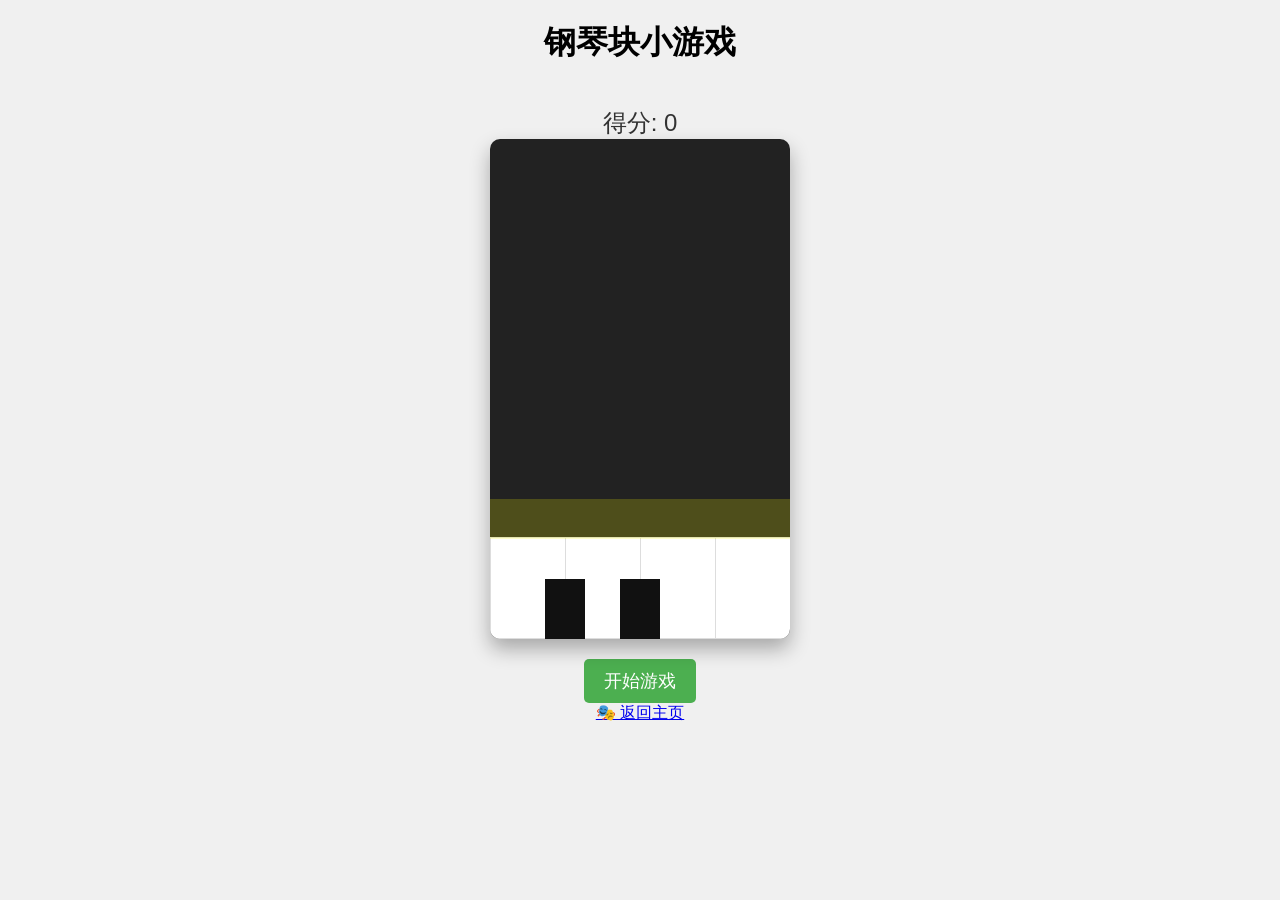
<file: gangqinkuai/index.html>
<!DOCTYPE html>
<html lang="zh-CN">
<head>
    <meta charset="UTF-8">
    <meta name="viewport" content="width=device-width, initial-scale=1.0">
    <title>钢琴块小游戏</title>
    <style>
        body {
            margin: 0;
            padding: 0;
            font-family: Arial, sans-serif;
            background-color: #f0f0f0;
            display: flex;
            flex-direction: column;
            align-items: center;
            height: 100vh;
            overflow: hidden;
        }
        
        .game-container {
            width: 300px;
            height: 500px;
            background-color: #222;
            position: relative;
            overflow: hidden;
            border-radius: 10px;
            box-shadow: 0 10px 20px rgba(0,0,0,0.3);
        }
        
        .piano-key {
            position: absolute;
            bottom: 0;
            transition: background-color 0.1s;
            cursor: pointer;
        }
        
        .piano-key.white {
            width: 75px;
            height: 100px;
            background-color: #fff;
            z-index: 1;
            border: 1px solid #ddd;
        }
        
        .piano-key.black {
            width: 40px;
            height: 60px;
            background-color: #111;
            z-index: 2;
        }
        
        .piano-key.active {
            background-color: #4CAF50;
        }
        
        .piano-key.black.active {
            background-color: #2E7D32;
        }
        
        .falling-block {
            position: absolute;
            height: 20px;
            background-color: #4CAF50;
            z-index: 3;
            border-radius: 3px;
        }
        
        .falling-block.white-target {
            width: 75px;
        }
        
        .falling-block.black-target {
            width: 40px;
        }
        
        .hit-zone {
            position: absolute;
            width: 100%;
            height: 40px;
            bottom: 100px;
            background-color: rgba(255, 255, 0, 0.2);
            z-index: 4;
            pointer-events: none;
        }
        
        .score-display {
            margin-top: 20px;
            font-size: 24px;
            color: #333;
        }
        
        .start-button {
            margin-top: 20px;
            padding: 10px 20px;
            background-color: #4CAF50;
            color: white;
            border: none;
            border-radius: 5px;
            font-size: 18px;
            cursor: pointer;
            transition: background-color 0.3s;
        }
        
        .start-button:hover {
            background-color: #2E7D32;
        }
    </style>
</head>
<body>
    <h1>钢琴块小游戏</h1>
    <div class="score-display">得分: <span id="score">0</span></div>
    <div class="game-container" id="gameContainer">
        <!-- 钢琴键布局 -->
        <div class="piano-key white" data-note="C" style="left: 0px;"></div>
        <div class="piano-key black" data-note="C#" style="left: 55px;"></div>
        <div class="piano-key white" data-note="D" style="left: 75px;"></div>
        <div class="piano-key black" data-note="D#" style="left: 130px;"></div>
        <div class="piano-key white" data-note="E" style="left: 150px;"></div>
        <div class="piano-key white" data-note="F" style="left: 225px;"></div>
        
        <!-- 命中区域指示 -->
        <div class="hit-zone" id="hitZone"></div>
    </div>
    <button class="start-button" id="startButton">开始游戏</button>
    <a href="https://gusiyuan-lxy.github.io/webgame/" classclass="nav-btn">🎭 返回主页</a>
    <script>
        const gameContainer = document.getElementById('gameContainer');
        const startButton = document.getElementById('startButton');
        const scoreDisplay = document.getElementById('score');
        const pianoKeys = document.querySelectorAll('.piano-key');
        const hitZone = document.getElementById('hitZone');
        const notes = ['C', 'C#', 'D', 'D#', 'E', 'F'];
        
        let score = 0;
        let gameActive = false;
        let animationId;
        let blocks = [];
        let blockSpeed = 2;
        let blockInterval = 1500;
        let lastBlockTime = 0;
        let keyPositions = {};
        
        // 命中区域参数
        const HIT_ZONE_HEIGHT = 70;
        const HIT_ZONE_TOP = gameContainer.offsetHeight - 100 - HIT_ZONE_HEIGHT;
        
        // 初始化音频上下文
        const audioContext = new (window.AudioContext || window.webkitAudioContext)();
        
        // 播放音符函数
        function playNote(note) {
            const oscillator = audioContext.createOscillator();
            const gainNode = audioContext.createGain();
            
            oscillator.type = 'sine';
            oscillator.frequency.value = getNoteFrequency(note);
            
            gainNode.gain.value = 0.1;
            gainNode.gain.exponentialRampToValueAtTime(0.01, audioContext.currentTime + 0.5);
            
            oscillator.connect(gainNode);
            gainNode.connect(audioContext.destination);
            
            oscillator.start();
            oscillator.stop(audioContext.currentTime + 0.5);
        }
        
        // 获取音符频率
        function getNoteFrequency(note) {
            const frequencies = {
                'C': 261.63,
                'C#': 277.18,
                'D': 293.66,
                'D#': 311.13,
                'E': 329.63,
                'F': 349.23
            };
            return frequencies[note];
        }
        
        // 初始化钢琴键位置信息
        function initKeyPositions() {
            pianoKeys.forEach(key => {
                const rect = key.getBoundingClientRect();
                const containerRect = gameContainer.getBoundingClientRect();
                
                keyPositions[key.dataset.note] = {
                    left: rect.left - containerRect.left,
                    width: rect.width,
                    isBlack: key.classList.contains('black')
                };
            });
        }
        
        // 创建下落方块
        function createBlock() {
            const block = document.createElement('div');
            
            // 随机选择一个音符
            const randomNoteIndex = Math.floor(Math.random() * notes.length);
            const note = notes[randomNoteIndex];
            const keyInfo = keyPositions[note];
            
            block.dataset.note = note;
            block.className = `falling-block ${keyInfo.isBlack ? 'black-target' : 'white-target'}`;
            block.style.left = `${keyInfo.left}px`;
            block.style.top = '0';
            
            gameContainer.appendChild(block);
            blocks.push({
                element: block,
                note: note,
                left: keyInfo.left,
                width: keyInfo.width,
                isBlack: keyInfo.isBlack,
                hit: false
            });
        }
        // 在游戏变量区域添加
const BLOCK_DROP_INTERVAL = 800; // 方块下落间隔时间(毫秒)
let lastDropTime = 0;

// 修改游戏主循环
function gameLoop(timestamp) {
    // 检查是否到了该下落新方块的时机
    if (timestamp - lastDropTime > BLOCK_DROP_INTERVAL) {
        createBlock();
        lastDropTime = timestamp;
    }

    // 更新已有方块位置
    updateBlocks();
    
    requestAnimationFrame(gameLoop);
}

// 修改方块创建函数
function createBlock() {
    const block = document.createElement('div');
    
    // 随机选择一个音符
    const randomNoteIndex = Math.floor(Math.random() * notes.length);
    const note = notes[randomNoteIndex];
    const keyInfo = keyPositions[note];
    
    // 判断是大方块还是小方块
    const isBigBlock = !keyInfo.isBlack;
    
    // 设置方块文字内容
    const smallTexts = ["老婆", "真爱", "真棒", "爱你", "亲亲", "么么"];
    const bigTexts = ["爱你老婆", "老婆你最棒", "白头偕老", "老婆暴富", "一生一世", "永远爱你"];
    const randomText = isBigBlock ? 
        bigTexts[Math.floor(Math.random() * bigTexts.length)] :
        smallTexts[Math.floor(Math.random() * smallTexts.length)];
    
    block.dataset.note = note;
    block.className = `falling-block ${keyInfo.isBlack ? 'black-target' : 'white-target'}`;
    block.style.left = `${keyInfo.left}px`;
    block.style.top = '0';
    
    // 添加文字元素
    const textSpan = document.createElement('span');
    textSpan.textContent = randomText;
    textSpan.style.color = keyInfo.isBlack ? '#fff' : '#000';
    textSpan.style.position = 'absolute';
    textSpan.style.width = '100%';
    textSpan.style.textAlign = 'center';
    textSpan.style.fontSize = isBigBlock ? '14px' : '12px';
    textSpan.style.fontWeight = 'bold';
    textSpan.style.top = '50%';
    textSpan.style.left = '50%';
    textSpan.style.transform = 'translate(-50%, -50%)';
    
    block.appendChild(textSpan);
    gameContainer.appendChild(block);
    
    blocks.push({
        element: block,
        note: note,
        left: keyInfo.left,
        width: keyInfo.width,
        isBlack: keyInfo.isBlack,
        hit: false,
        inHitZone: false
    });
}

// 方块更新函数
function updateBlocks() {
    const hitZoneTop = gameContainer.offsetHeight - HIT_ZONE_HEIGHT;
    
    for (let i = blocks.length - 1; i >= 0; i--) {
        const block = blocks[i];
        const currentTop = parseInt(block.element.style.top) || 0;
        const newTop = currentTop + blockSpeed;
        
        block.element.style.top = `${newTop}px`;
        
        // 更新是否在命中区域的状态
        block.inHitZone = newTop >= hitZoneTop && newTop <= gameContainer.offsetHeight;
        
        // 移除超出屏幕的方块
        if (newTop > gameContainer.offsetHeight) {
            if (!block.hit) {
                // 方块未被点击就消失了，可以处理为miss
                missBlock();
            }
            block.element.remove();
            blocks.splice(i, 1);
        }
    }
}

// 游戏启动
function startGame() {
    lastDropTime = performance.now();
    requestAnimationFrame(gameLoop);
}
        // 更新方块位置
        function updateBlocks() {
            const currentTime = Date.now();

            // 定期生成新方块
            if (currentTime - lastBlockTime > blockInterval && gameActive) {
                createBlock();
                lastBlockTime = currentTime;
                
                // 随着游戏进行加快方块生成速度
                if (score > 0 && score % 5 === 0 && blockInterval > 800) {
                    blockInterval -= 50;
                }
            }
            
            // 移动所有方块
            for (let i = blocks.length - 1; i >= 0; i--) {
                const block = blocks[i];
                const currentTop = parseInt(block.element.style.top);
                const newTop = currentTop + blockSpeed;
                block.element.style.top = `${newTop}px`;
                
                // 检查是否进入命中区域
                if (!block.hit && newTop >= HIT_ZONE_TOP && newTop <= HIT_ZONE_TOP + HIT_ZONE_HEIGHT) {
                    block.inHitZone = true;
                } else if (newTop > HIT_ZONE_TOP + HIT_ZONE_HEIGHT) {
                    block.inHitZone = false;
                }
                
                // 检查是否到达底部
                if (newTop >= gameContainer.offsetHeight) {
                    // 如果方块到达底部但未被点击，游戏结束
                    if (!block.hit) {
                        endGame();
                        return;
                    }
                    
                    // 移除已点击的方块
                    block.element.remove();
                    blocks.splice(i, 1);
                }
            }
            
            animationId = requestAnimationFrame(updateBlocks);
        }
        
        // 开始游戏
        function startGame() {
            if (gameActive) return;
            
            gameActive = true;
            score = 0;
            scoreDisplay.textContent = score;
            blocks = [];
            blockSpeed = 2;
            blockInterval = 1500;
            lastBlockTime = Date.now();
            
            // 初始化钢琴键位置
            initKeyPositions();
            
            // 清除所有现有方块
            document.querySelectorAll('.falling-block').forEach(block => block.remove());
            
            startButton.textContent = '游戏中...';
            updateBlocks();
        }
        
        // 结束游戏
        function endGame() {
            gameActive = false;
            cancelAnimationFrame(animationId);
            startButton.textContent = '重新开始';
            
            alert(`游戏结束! 你的得分是: ${score}`);
        }
        
        // 点击钢琴键
        pianoKeys.forEach(key => {
            key.addEventListener('mousedown', () => {
                if (!gameActive) return;
                
                const note = key.dataset.note;
                playNote(note);
                key.classList.add('active');
                
                // 检查是否有方块可以被点击
                for (let i = 0; i < blocks.length; i++) {
                    const block = blocks[i];
                    
                    // 如果方块与钢琴键匹配且在命中区域内
                    if (!block.hit && block.note === note && block.inHitZone) {
                        // 标记为已点击
                        block.hit = true;
                        block.element.classList.add('hit');
                        block.element.style.backgroundColor = '#FF9800';
                        
                        // 增加分数
                        score++;
                        scoreDisplay.textContent = score;
                        
                        // 随着分数增加加快下落速度
                        if (score % 3 === 0) {
                            blockSpeed += 0.2;
                        }
                        
                        break;
                    }
                }
            });
            
            key.addEventListener('mouseup', () => {
                key.classList.remove('active');
            });
        });
        
        // 开始游戏按钮
        startButton.addEventListener('click', startGame);
        
        // 初始化命中区域位置
        hitZone.style.bottom = '100px';
    </script>
</body>
</html>
</file>
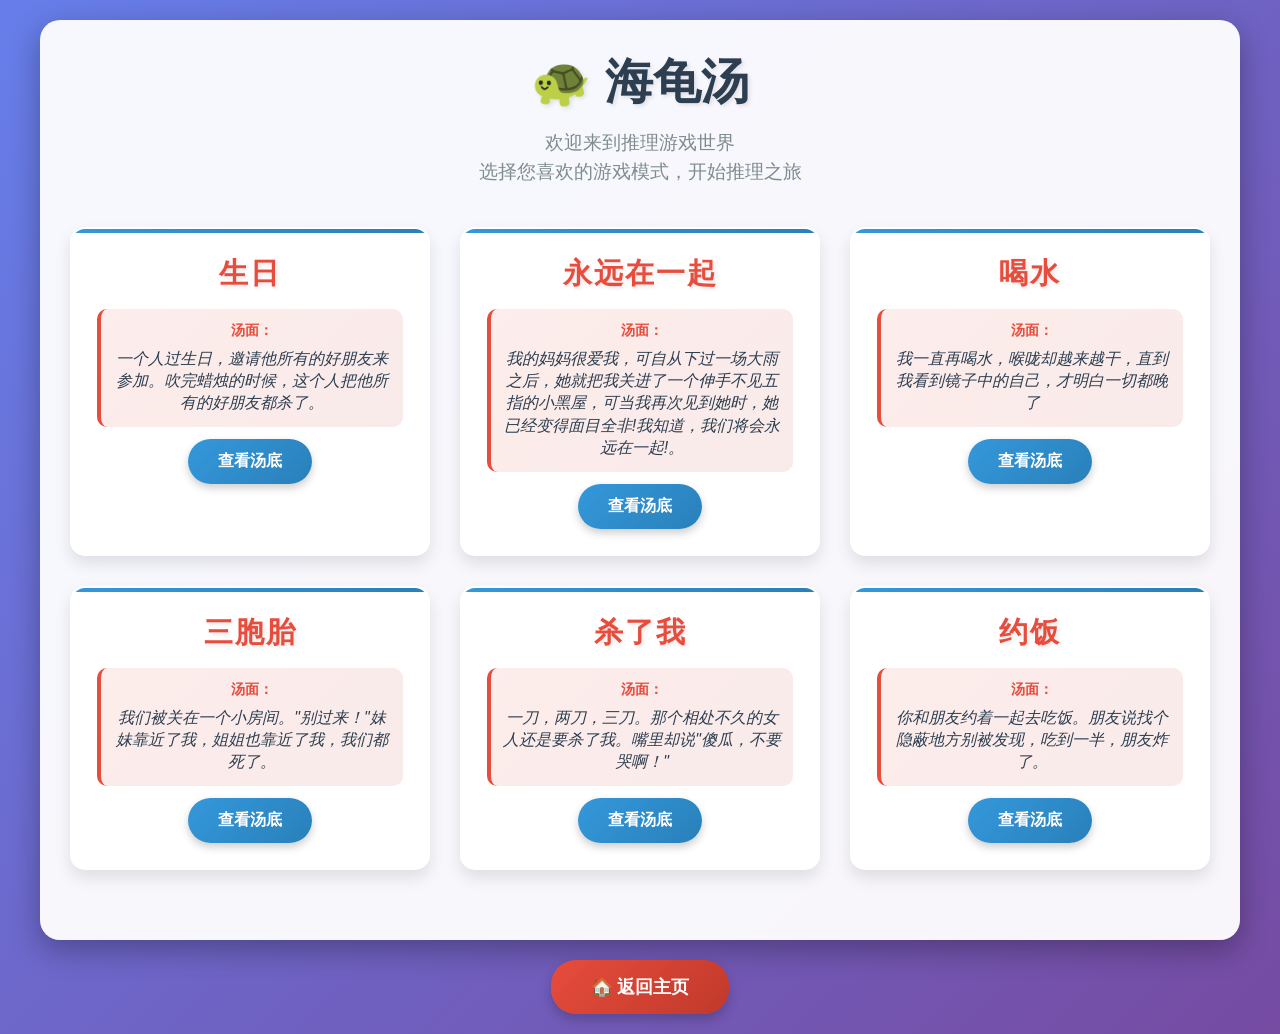
<file: haiguitang/index.html>
<!DOCTYPE html>
<html lang="zh-CN">
<head>
    <meta charset="UTF-8">
    <meta name="viewport" content="width=device-width, initial-scale=1.0, user-scalable=no">
    <title>海龟汤 - 推理游戏中心</title>
    <style>
        * {
            margin: 0;
            padding: 0;
            box-sizing: border-box;
        }

        body {
            font-family: 'Arial', sans-serif;
            background: linear-gradient(135deg, #667eea 0%, #764ba2 100%);
            min-height: 100vh;
            display: flex;
            flex-direction: column;
            align-items: center;
            overflow-x: hidden;
            user-select: none;
            padding: 20px;
        }

        .page-container {
            background: rgba(255, 255, 255, 0.95);
            border-radius: 20px;
            padding: 30px;
            box-shadow: 0 10px 30px rgba(0, 0, 0, 0.3);
            text-align: center;
            max-width: 1200px;
            width: 100%;
            margin-bottom: 20px;
        }

        .page-title {
            font-size: 3rem;
            color: #2c3e50;
            margin-bottom: 15px;
            text-shadow: 2px 2px 4px rgba(0, 0, 0, 0.1);
        }

        .page-subtitle {
            font-size: 1.2rem;
            color: #7f8c8d;
            margin-bottom: 40px;
            line-height: 1.5;
        }

        .modules-grid {
            display: grid;
            grid-template-columns: repeat(auto-fit, minmax(320px, 1fr));
            gap: 30px;
            margin-bottom: 40px;
            justify-content: center;
        }

        .module-card {
            background: white;
            border-radius: 15px;
            padding: 25px;
            box-shadow: 0 8px 16px rgba(0, 0, 0, 0.1);
            transition: all 0.3s;
            border: 2px solid transparent;
            position: relative;
            overflow: hidden;
        }

        .module-card:hover {
            transform: translateY(-5px);
            box-shadow: 0 12px 24px rgba(0, 0, 0, 0.2);
            border-color: #3498db;
        }

        .module-card::before {
            content: '';
            position: absolute;
            top: 0;
            left: 0;
            right: 0;
            height: 4px;
            background: linear-gradient(90deg, #3498db, #2980b9);
        }

        .module-image {
            width: 120px;
            height: 120px;
            border-radius: 50%;
            margin: 0 auto 20px;
            background: linear-gradient(135deg, #3498db, #2980b9);
            display: flex;
            align-items: center;
            justify-content: center;
            font-size: 3rem;
            color: white;
            box-shadow: 0 6px 12px rgba(52, 152, 219, 0.3);
        }

        .module-title {
            font-size: 1.8rem;
            color: #e74c3c;
            margin-bottom: 15px;
            font-weight: bold;
            text-shadow: 2px 2px 4px rgba(0, 0, 0, 0.1);
            font-family: '华文行楷', 'STXingkai', '楷体', 'KaiTi', serif;
            letter-spacing: 2px;
        }

        .soup-surface {
            background: linear-gradient(135deg, rgba(231, 76, 60, 0.1), rgba(192, 57, 43, 0.1));
            padding: 12px;
            border-radius: 10px;
            margin-bottom: 12px;
            border-left: 4px solid #e74c3c;
        }

        .soup-surface-label {
            font-size: 0.9rem;
            color: #e74c3c;
            font-weight: bold;
            margin-bottom: 8px;
        }

        .soup-surface-content {
            font-size: 1rem;
            color: #2c3e50;
            line-height: 1.4;
            font-style: italic;
        }

        .soup-bottom {
            display: none; /* 隐藏汤底，通过弹窗显示 */
        }

        /* 弹窗样式 */
        .soup-modal {
            position: fixed;
            top: 0;
            left: 0;
            width: 100%;
            height: 100%;
            background: rgba(0, 0, 0, 0.8);
            display: flex;
            justify-content: center;
            align-items: center;
            z-index: 1000;
            opacity: 0;
            visibility: hidden;
            transition: all 0.3s ease;
        }

        .soup-modal.show {
            opacity: 1;
            visibility: visible;
        }

        .soup-modal-content {
            background: white;
            padding: 30px;
            border-radius: 20px;
            text-align: center;
            max-width: 600px;
            width: 90%;
            margin: 20px;
            transform: scale(0.7);
            transition: transform 0.3s ease;
            box-shadow: 0 15px 30px rgba(0, 0, 0, 0.3);
            position: relative;
            max-height: 80vh;
            overflow-y: auto;
        }

        .soup-modal.show .soup-modal-content {
            transform: scale(1);
        }

        .modal-title {
            font-size: 2rem;
            color: #e74c3c;
            margin-bottom: 20px;
            font-weight: bold;
            text-shadow: 2px 2px 4px rgba(0, 0, 0, 0.1);
            font-family: '华文行楷', 'STXingkai', '楷体', 'KaiTi', serif;
            letter-spacing: 2px;
        }

        .modal-soup-surface {
            background: linear-gradient(135deg, rgba(231, 76, 60, 0.1), rgba(192, 57, 43, 0.1));
            padding: 15px;
            border-radius: 12px;
            margin-bottom: 20px;
            border-left: 4px solid #e74c3c;
            text-align: left;
        }

        .modal-soup-surface-label {
            font-size: 1rem;
            color: #e74c3c;
            font-weight: bold;
            margin-bottom: 10px;
        }

        .modal-soup-surface-content {
            font-size: 1.1rem;
            color: #2c3e50;
            line-height: 1.5;
            font-style: italic;
        }

        .modal-soup-bottom {
            background: linear-gradient(135deg, rgba(52, 73, 94, 0.1), rgba(44, 62, 80, 0.1));
            padding: 15px;
            border-radius: 12px;
            margin-bottom: 25px;
            border-left: 4px solid #34495e;
            text-align: left;
        }

        .modal-soup-bottom-label {
            font-size: 1rem;
            color: #34495e;
            font-weight: bold;
            margin-bottom: 10px;
        }

        .modal-soup-bottom-content {
            font-size: 1rem;
            color: #7f8c8d;
            line-height: 1.6;
        }

        .modal-close-btn {
            background: linear-gradient(135deg, #3498db, #2980b9);
            color: white;
            border: none;
            padding: 12px 30px;
            border-radius: 25px;
            font-size: 1rem;
            font-weight: bold;
            cursor: pointer;
            transition: all 0.3s;
            box-shadow: 0 4px 8px rgba(0, 0, 0, 0.2);
        }

        .modal-close-btn:hover {
            transform: translateY(-2px);
            box-shadow: 0 6px 12px rgba(0, 0, 0, 0.3);
        }

        .modal-close-btn:active {
            transform: translateY(0);
        }

        .module-btn {
            background: linear-gradient(135deg, #3498db, #2980b9);
            color: white;
            border: none;
            padding: 12px 30px;
            border-radius: 25px;
            font-size: 1rem;
            font-weight: bold;
            cursor: pointer;
            transition: all 0.3s;
            box-shadow: 0 4px 8px rgba(0, 0, 0, 0.2);
            text-decoration: none;
            display: inline-block;
        }

        .module-btn:hover {
            transform: translateY(-2px);
            box-shadow: 0 6px 12px rgba(0, 0, 0, 0.3);
            background: linear-gradient(135deg, #2980b9, #3498db);
        }

        .module-btn:active {
            transform: translateY(0);
        }

        .back-home-btn {
            background: linear-gradient(135deg, #e74c3c, #c0392b);
            color: white;
            border: none;
            padding: 15px 40px;
            border-radius: 25px;
            font-size: 1.1rem;
            font-weight: bold;
            cursor: pointer;
            transition: all 0.3s;
            box-shadow: 0 6px 12px rgba(0, 0, 0, 0.2);
            text-decoration: none;
            display: inline-block;
        }

        .back-home-btn:hover {
            transform: translateY(-2px);
            box-shadow: 0 8px 16px rgba(0, 0, 0, 0.3);
        }

        .back-home-btn:active {
            transform: translateY(0);
        }

        /* 不同模块的特色颜色 */
        .module-card:nth-child(1) .module-image {
            background: linear-gradient(135deg, #e74c3c, #c0392b);
            box-shadow: 0 6px 12px rgba(231, 76, 60, 0.3);
        }

        .module-card:nth-child(2) .module-image {
            background: linear-gradient(135deg, #f39c12, #e67e22);
            box-shadow: 0 6px 12px rgba(243, 156, 18, 0.3);
        }

        .module-card:nth-child(3) .module-image {
            background: linear-gradient(135deg, #27ae60, #229954);
            box-shadow: 0 6px 12px rgba(39, 174, 96, 0.3);
        }

        .module-card:nth-child(4) .module-image {
            background: linear-gradient(135deg, #9b59b6, #8e44ad);
            box-shadow: 0 6px 12px rgba(155, 89, 182, 0.3);
        }

        .module-card:nth-child(5) .module-image {
            background: linear-gradient(135deg, #34495e, #2c3e50);
            box-shadow: 0 6px 12px rgba(52, 73, 94, 0.3);
        }

        .module-card:nth-child(6) .module-image {
            background: linear-gradient(135deg, #16a085, #1abc9c);
            box-shadow: 0 6px 12px rgba(22, 160, 133, 0.3);
        }

        /* 移动端适配 */
        @media (max-width: 768px) {
            body {
                padding: 10px;
            }

            .page-container {
                padding: 20px;
                border-radius: 15px;
            }

            .page-title {
                font-size: 2.2rem;
                margin-bottom: 10px;
            }

            .page-subtitle {
                font-size: 1rem;
                margin-bottom: 30px;
            }

            .modules-grid {
                grid-template-columns: 1fr;
                gap: 20px;
                margin-bottom: 30px;
            }

            .module-card {
                padding: 20px;
            }

            .module-image {
                width: 100px;
                height: 100px;
                font-size: 2.5rem;
                margin-bottom: 15px;
            }

            .module-title {
                font-size: 1.4rem;
                letter-spacing: 1px;
            }

            .soup-surface-content {
                font-size: 0.9rem;
            }

            .soup-bottom-content {
                font-size: 0.85rem;
            }

            .soup-surface, .soup-bottom {
                padding: 10px;
                margin-bottom: 10px;
            }

            .module-btn {
                padding: 10px 25px;
                font-size: 0.9rem;
            }

            .back-home-btn {
                padding: 12px 30px;
                font-size: 1rem;
            }
        }

        @media (max-width: 480px) {
            .page-container {
                padding: 15px;
                margin-bottom: 10px;
            }

            .page-title {
                font-size: 1.8rem;
            }

            .module-image {
                width: 80px;
                height: 80px;
                font-size: 2rem;
            }

            .module-title {
                font-size: 1.3rem;
                letter-spacing: 1px;
            }

            .soup-surface-content {
                font-size: 0.85rem;
            }

            .soup-bottom-content {
                font-size: 0.8rem;
            }

            .soup-surface, .soup-bottom {
                padding: 8px;
                margin-bottom: 8px;
            }

            .soup-surface-label, .soup-bottom-label {
                font-size: 0.8rem;
            }

            /* 移动端弹窗优化 */
            .soup-modal-content {
                padding: 20px;
                width: 95%;
                max-height: 85vh;
            }

            .modal-title {
                font-size: 1.5rem;
            }

            .modal-soup-surface, .modal-soup-bottom {
                padding: 12px;
            }

            .modal-soup-surface-content, .modal-soup-bottom-content {
                font-size: 0.9rem;
            }

            .modal-close-btn {
                padding: 10px 20px;
                font-size: 0.9rem;
            }

            .modules-grid {
                gap: 15px;
            }
        }

        /* 页面加载动画 */
        .module-card {
            opacity: 0;
            transform: translateY(20px);
            animation: fadeInUp 0.6s ease forwards;
        }

        .module-card:nth-child(1) { animation-delay: 0.1s; }
        .module-card:nth-child(2) { animation-delay: 0.2s; }
        .module-card:nth-child(3) { animation-delay: 0.3s; }
        .module-card:nth-child(4) { animation-delay: 0.4s; }
        .module-card:nth-child(5) { animation-delay: 0.5s; }
        .module-card:nth-child(6) { animation-delay: 0.6s; }

        @keyframes fadeInUp {
            to {
                opacity: 1;
                transform: translateY(0);
            }
        }
    </style>
</head>
<body>
    <div class="page-container">
        <h1 class="page-title">🐢 海龟汤</h1>
        <p class="page-subtitle">欢迎来到推理游戏世界<br>选择您喜欢的游戏模式，开始推理之旅</p>

        <div class="modules-grid">
            <div class="module-card">
                <h3 class="module-title">生日</h3>
                <div class="soup-surface">
                    <div class="soup-surface-label">汤面：</div>
                    <div class="soup-surface-content">一个人过生日，邀请他所有的好朋友来参加。吹完蜡烛的时候，这个人把他所有的好朋友都杀了。</div>
                </div>
                <button class="module-btn" 
                        data-title="生日"
                        data-bottom="男主和朋友曾经一起去探险，一段时间后没有了食物，因为男主本身是一个盲人，所以这帮朋友都骗他说每人砍下一只手来吃，可最后只砍了男主一个人的手。之后有一次男主邀请朋友们来参加自己的生日聚会，吹完蜡烛后所有人都鼓掌了，男主发现只有自己的手被砍下来吃了，男主无法忍受这样的欺骗于是杀了所有的好朋友。">
                    查看汤底
                </button>
            </div>
            
            <div class="module-card">
                <h3 class="module-title">永远在一起</h3>
                <div class="soup-surface">
                    <div class="soup-surface-label">汤面：</div>
                    <div class="soup-surface-content">我的妈妈很爱我，可自从下过一场大雨之后，她就把我关进了一个伸手不见五指的小黑屋，可当我再次见到她时，她已经变得面目全非!我知道，我们将会永远在一起!。</div>
                </div>
                <button class="module-btn" 
                        data-title="永远在一起"
                        data-bottom="我是一个漂亮的芭比娃娃，被妈妈带回家后的我得到了她的百般疼爱，无论她到哪都会把我带在身边，可在一次大雨过后，湿漉漉的我被她关进冰冷脏乱的仓库，日复一日年复一年，直到那天我听到外面传来阵阵痛哭的声音，我从仓库里被带了出来，躺在了一个面目全非的女人身边，通过旁边人们的交谈我才得知原来她就是那个曾经很爱我的妈妈，我挨着她冰冷的身体，我知道，一定是我的愿望成真啦，我知道，我们会永远在一起啦，哪怕，会一直身处黑暗。(妈妈死了，妈妈的家人和朋友决定把她和她所有的东西葬在一起，所以我知道我们将永远在一起)">
                    查看汤底
                </button>
            </div>

            <div class="module-card">
                <h3 class="module-title">喝水</h3>
                <div class="soup-surface">
                    <div class="soup-surface-label">汤面：</div>
                    <div class="soup-surface-content">我一直再喝水，喉咙却越来越干，直到我看到镜子中的自己，才明白一切都晚了</div>
                </div>
                <button class="module-btn" 
                        data-title="喝水"
                        data-bottom="鱼离开了水">
                    查看汤底
                </button>
            </div>
              
            <div class="module-card">
                <h3 class="module-title">三胞胎</h3>
                <div class="soup-surface">
                    <div class="soup-surface-label">汤面：</div>
                    <div class="soup-surface-content">我们被关在一个小房间。"别过来！"妹妹靠近了我，姐姐也靠近了我，我们都死了。</div>
                </div>
                <button class="module-btn" 
                        data-title="三胞胎"
                        data-bottom="我们三胞胎是消消乐的NPC（游戏角色），三个连在一起会被消除。">
                    查看汤底
                </button>
            </div>

            <div class="module-card">
                <h3 class="module-title">杀了我</h3>
                <div class="soup-surface">
                    <div class="soup-surface-label">汤面：</div>
                    <div class="soup-surface-content">一刀，两刀，三刀。那个相处不久的女人还是要杀了我。嘴里却说"傻瓜，不要哭啊！"</div>
                </div>
                <button class="module-btn" 
                        data-title="杀了我"
                        data-bottom="我是洋葱，女人在切洋葱时因流泪而说"不要哭啊"。">
                    查看汤底
                </button>
            </div>
                
            <div class="module-card">
                <h3 class="module-title">约饭</h3>
                <div class="soup-surface">
                    <div class="soup-surface-label">汤面：</div>
                    <div class="soup-surface-content">你和朋友约着一起去吃饭。朋友说找个隐蔽地方别被发现，吃到一半，朋友炸了。</div>
                </div>
                <button class="module-btn" 
                        data-title="约饭"
                        data-bottom="你俩是两只蚊子，在吸血时被发现后拍扁了。">
                    查看汤底
                </button>
            </div>
        </div>
    </div>

    <a href="https://gusiyuan-lxy.github.io/webgame" class="back-home-btn">🏠 返回主页</a>

    <!-- 汤底弹窗 -->
    <div class="soup-modal" id="soupModal">
        <div class="soup-modal-content">
            <h2 class="modal-title" id="modalTitle"></h2>
            <div class="modal-soup-bottom">
                <div class="modal-soup-bottom-label">汤底：</div>
                <div class="modal-soup-bottom-content" id="modalBottom"></div>
            </div>
            <button class="modal-close-btn" id="closeModal">知道了</button>
        </div>
    </div>

    <script>
        // 页面加载完成后的交互效果
        document.addEventListener('DOMContentLoaded', function() {
            // 为所有模块按钮添加点击事件
            const moduleButtons = document.querySelectorAll('.module-btn');
            moduleButtons.forEach(btn => {
                btn.addEventListener('click', function(e) {
                    e.preventDefault();
                    showSoupBottomModal(this);
                });
            });

            // 返回主页按钮交互
            const backHomeBtn = document.querySelector('.back-home-btn');
            backHomeBtn.addEventListener('click', function(e) {
                e.preventDefault();
                // 添加页面切换动画
                document.body.style.opacity = '0.5';
                document.body.style.transform = 'scale(0.95)';
                
                setTimeout(() => {
                    window.location.href = this.getAttribute('href');
                }, 300);
            });

            // 弹窗关闭事件
            const modal = document.getElementById('soupModal');
            const closeBtn = document.getElementById('closeModal');
            
            closeBtn.addEventListener('click', () => {
                hideSoupModal();
            });

            // 点击背景关闭弹窗
            modal.addEventListener('click', (e) => {
                if (e.target === modal) {
                    hideSoupModal();
                }
            });
        });

        // 显示汤底弹窗
        function showSoupBottomModal(button) {
            const title = button.getAttribute('data-title');
            const bottom = button.getAttribute('data-bottom');
            
            document.getElementById('modalTitle').textContent = title;
            document.getElementById('modalBottom').textContent = bottom;
            
            const modal = document.getElementById('soupModal');
            modal.classList.add('show');
        }

        // 隐藏汤底弹窗
        function hideSoupModal() {
            const modal = document.getElementById('soupModal');
            modal.classList.remove('show');
        }

    </script>
</body>
</html>
</file>
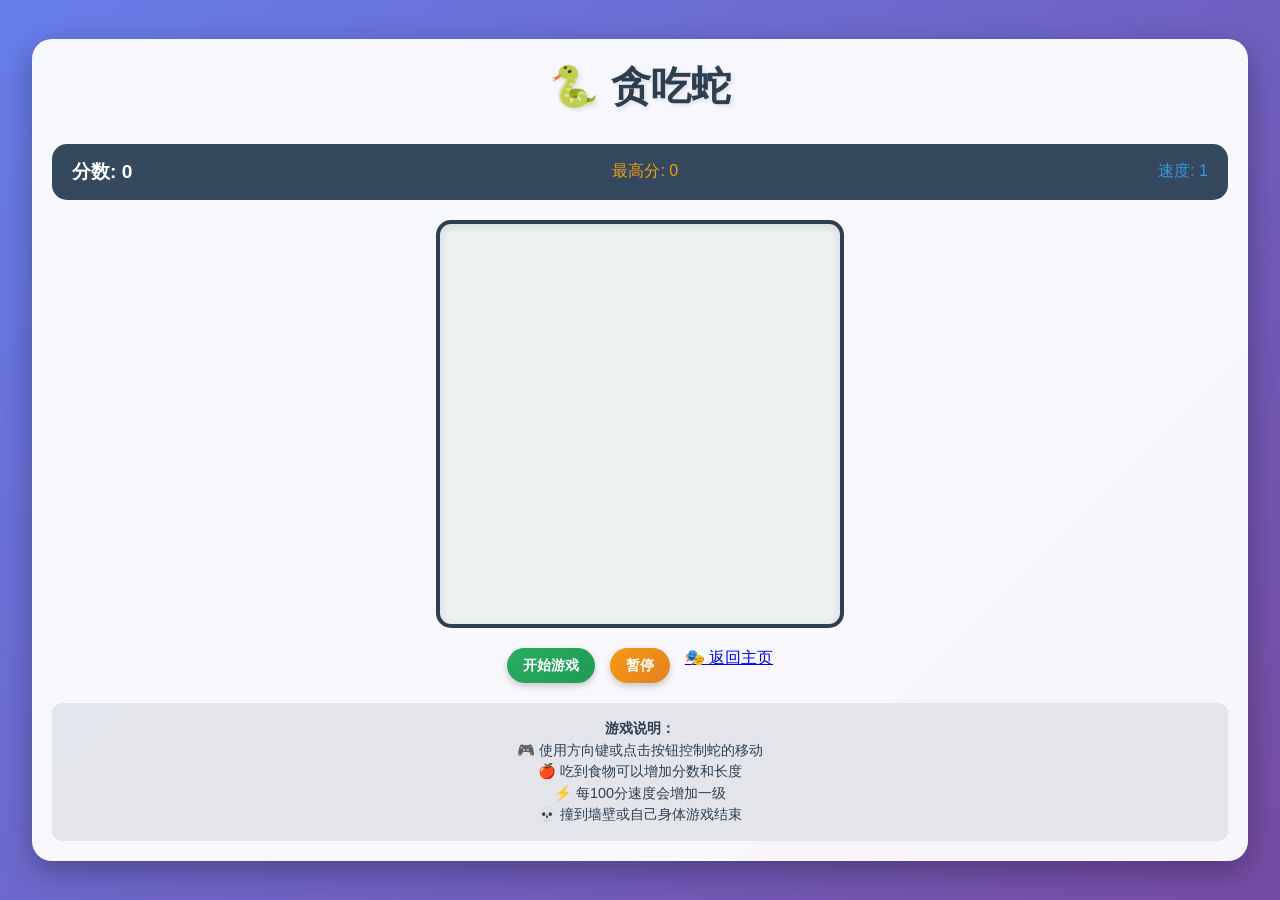
<file: snake/index.html>
<!DOCTYPE html>
<html lang="zh-CN">
<head>
    <meta charset="UTF-8">
    <meta name="viewport" content="width=device-width, initial-scale=1.0, user-scalable=no">
    <title>贪吃蛇游戏 - Snake Game</title>
    <style>
        * {
            margin: 0;
            padding: 0;
            box-sizing: border-box;
        }

        body {
            font-family: 'Arial', sans-serif;
            background: linear-gradient(135deg, #667eea 0%, #764ba2 100%);
            min-height: 100vh;
            display: flex;
            flex-direction: column;
            align-items: center;
            justify-content: center;
            overflow: auto;
            user-select: none;
            padding: 10px;
        }

        .game-container {
            background: rgba(255, 255, 255, 0.95);
            border-radius: 20px;
            padding: 20px;
            box-shadow: 0 10px 30px rgba(0, 0, 0, 0.3);
            text-align: center;
            max-width: 95vw;
            max-height: none;
            display: flex;
            flex-direction: column;
            width: 100%;
        }

        .game-header {
            margin-bottom: 20px;
        }

        .game-title {
            font-size: 2.5rem;
            color: #2c3e50;
            margin-bottom: 10px;
            text-shadow: 2px 2px 4px rgba(0, 0, 0, 0.1);
        }

        .game-info {
            display: flex;
            justify-content: space-between;
            align-items: center;
            background: #34495e;
            color: white;
            padding: 15px 20px;
            border-radius: 15px;
            margin-bottom: 20px;
        }

        .score {
            font-size: 1.2rem;
            font-weight: bold;
        }

        .high-score {
            font-size: 1rem;
            color: #f39c12;
        }

        .speed {
            font-size: 1rem;
            color: #3498db;
        }

        .game-canvas {
            border: 4px solid #2c3e50;
            border-radius: 15px;
            background: #ecf0f1;
            margin: 0 auto 20px;
            box-shadow: inset 0 2px 10px rgba(0, 0, 0, 0.1);
        }

        .controls {
            display: none; /* PC端默认隐藏 */
            grid-template-columns: 1fr 1fr 1fr;
            grid-template-rows: 1fr 1fr 1fr;
            gap: 15px;
            max-width: 280px;
            margin: 0 auto 20px;
            height: 200px;
        }

        .control-btn {
            background: linear-gradient(135deg, rgba(52, 152, 219, 0.7), rgba(41, 128, 185, 0.7));
            color: white;
            border: 2px solid rgba(255, 255, 255, 0.3);
            border-radius: 20px;
            font-size: 2rem;
            font-weight: bold;
            cursor: pointer;
            transition: all 0.2s;
            box-shadow: 0 6px 12px rgba(0, 0, 0, 0.3);
            user-select: none;
            touch-action: manipulation;
            min-height: 60px;
            min-width: 60px;
            backdrop-filter: blur(10px);
        }

        .control-btn:hover {
            transform: translateY(-2px);
            box-shadow: 0 8px 16px rgba(0, 0, 0, 0.4);
            background: linear-gradient(135deg, rgba(52, 152, 219, 0.8), rgba(41, 128, 185, 0.8));
        }

        .control-btn:active {
            transform: translateY(0);
            box-shadow: 0 4px 8px rgba(0, 0, 0, 0.3);
            background: linear-gradient(135deg, rgba(41, 128, 185, 0.9), rgba(52, 152, 219, 0.9));
        }

        .up-btn {
            grid-column: 2;
            grid-row: 1;
        }

        .left-btn {
            grid-column: 1;
            grid-row: 2;
        }

        .down-btn {
            grid-column: 2;
            grid-row: 3;
        }

        .right-btn {
            grid-column: 3;
            grid-row: 2;
        }

        .game-buttons {
            display: flex;
            gap: 15px;
            justify-content: center;
            flex-wrap: wrap;
        }

        .game-btn {
            background: linear-gradient(135deg, #e74c3c, #c0392b);
            color: white;
            border: none;
            padding: 8px 16px;
            border-radius: 20px;
            font-size: 0.9rem;
            font-weight: bold;
            cursor: pointer;
            transition: all 0.3s;
            box-shadow: 0 3px 6px rgba(0, 0, 0, 0.2);
            white-space: nowrap;
        }

        .game-btn:hover {
            transform: translateY(-2px);
            box-shadow: 0 4px 8px rgba(0, 0, 0, 0.3);
        }

        .game-btn.start {
            background: linear-gradient(135deg, #27ae60, #229954);
        }

        .game-btn.pause {
            background: linear-gradient(135deg, #f39c12, #e67e22);
        }

        .game-over-modal {
            position: fixed;
            top: 0;
            left: 0;
            width: 100%;
            height: 100%;
            background: rgba(0, 0, 0, 0.8);
            display: flex;
            justify-content: center;
            align-items: center;
            z-index: 1000;
            opacity: 0;
            visibility: hidden;
            transition: all 0.3s;
        }

        .game-over-modal.show {
            opacity: 1;
            visibility: visible;
        }

            .modal-content {
                background: white;
                padding: 25px;
                border-radius: 20px;
                text-align: center;
                box-shadow: 0 10px 30px rgba(0, 0, 0, 0.3);
                transform: scale(0.7);
                transition: transform 0.3s;
                max-width: 90vw;
            }

            .modal-buttons {
                display: flex;
                gap: 10px;
                justify-content: center;
                flex-wrap: wrap;
            }

        .game-over-modal.show .modal-content {
            transform: scale(1);
        }

        .modal-title {
            font-size: 2rem;
            color: #e74c3c;
            margin-bottom: 15px;
        }

        .modal-score {
            font-size: 1.2rem;
            color: #2c3e50;
            margin-bottom: 20px;
        }

        .instructions {
            background: rgba(52, 73, 94, 0.1);
            padding: 15px;
            border-radius: 10px;
            margin-top: 20px;
            font-size: 0.9rem;
            color: #2c3e50;
            line-height: 1.5;
        }

        /* 移动端适配 */
        @media (max-width: 768px) {
            body {
                align-items: flex-start;
                padding: 5px;
                min-height: auto;
            }

            .game-container {
                max-width: 100%;
                width: 100%;
                margin: 0;
                padding: 15px;
                border-radius: 15px;
            }

            .game-title {
                font-size: 1.8rem;
                margin-bottom: 10px;
            }

            .game-info {
                flex-direction: column;
                gap: 5px;
                padding: 10px;
                margin-bottom: 15px;
            }

            .game-canvas {
                width: 100% !important;
                max-width: 320px;
                height: auto !important;
                margin: 0 auto 15px;
            }

            .controls {
                display: grid; /* 移动端显示控制按钮 */
                max-width: 280px;
                height: 200px;
                gap: 18px;
                position: relative;
                z-index: 10;
                margin: 0 auto 15px;
            }

            .control-btn {
                font-size: 2rem;
                min-height: 65px;
                min-width: 65px;
                background: linear-gradient(135deg, rgba(52, 152, 219, 0.6), rgba(41, 128, 185, 0.6));
                border: 2px solid rgba(255, 255, 255, 0.4);
                backdrop-filter: blur(15px);
                box-shadow: 0 8px 16px rgba(0, 0, 0, 0.25);
            }

            .control-btn:hover, .control-btn:active {
                background: linear-gradient(135deg, rgba(52, 152, 219, 0.8), rgba(41, 128, 185, 0.8));
                transform: scale(0.95);
                box-shadow: 0 6px 12px rgba(0, 0, 0, 0.4);
            }

            .game-buttons {
                gap: 10px;
                justify-content: center;
                margin-top: 10px;
            }

            .game-btn {
                padding: 6px 12px;
                font-size: 0.8rem;
            }

            .instructions {
                margin-top: 15px;
                padding: 12px;
                font-size: 0.85rem;
            }
        }

        @media (max-width: 480px) {
            body {
                padding: 3px;
            }

            .game-container {
                padding: 10px;
                margin: 0;
                border-radius: 10px;
            }

            .game-title {
                font-size: 1.5rem;
                margin-bottom: 8px;
            }

            .game-canvas {
                max-width: 280px;
            }

            .controls {
                display: grid; /* 小屏移动端也显示控制按钮 */
                max-width: 220px;
                height: 160px;
                gap: 12px;
                margin: 0 auto 12px;
            }

            .control-btn {
                font-size: 1.6rem;
                min-height: 50px;
                min-width: 50px;
                background: linear-gradient(135deg, rgba(52, 152, 219, 0.5), rgba(41, 128, 185, 0.5));
                border: 2px solid rgba(255, 255, 255, 0.3);
                backdrop-filter: blur(12px);
            }

            .control-btn:hover, .control-btn:active {
                background: linear-gradient(135deg, rgba(52, 152, 219, 0.7), rgba(41, 128, 185, 0.7));
                transform: scale(0.95);
            }

            .game-btn {
                padding: 5px 8px;
                font-size: 0.7rem;
            }

            .instructions {
                font-size: 0.8rem;
                padding: 10px;
            }
        }

        /* 桌面端特殊样式 */
        @media (min-width: 769px) {
            .controls {
                display: none !important; /* 确保桌面端隐藏 */
            }
        }
    </style>
</head>
<body>
    <div class="game-container">
        <div class="game-header">
            <h1 class="game-title">🐍 贪吃蛇</h1>
        </div>

        <div class="game-info">
            <div class="score">分数: <span id="score">0</span></div>
            <div class="high-score">最高分: <span id="highScore">0</span></div>
            <div class="speed">速度: <span id="speed">1</span></div>
        </div>

        <canvas id="gameCanvas" class="game-canvas" width="400" height="400"></canvas>

        <div class="controls">
            <button class="control-btn up-btn" id="upBtn">↑</button>
            <button class="control-btn left-btn" id="leftBtn">←</button>
            <button class="control-btn down-btn" id="downBtn">↓</button>
            <button class="control-btn right-btn" id="rightBtn">→</button>
        </div>

        <div class="game-buttons">
            <button class="game-btn start" id="startBtn">开始游戏</button>
            <button class="game-btn pause" id="pauseBtn">暂停</button>
            <a href="https://gusiyuan-lxy.github.io/webgame/" classclass="nav-btn">🎭 返回主页</a>
        </div>

        <div class="instructions">
            <strong>游戏说明：</strong><br>
            🎮 使用方向键或点击按钮控制蛇的移动<br>
            🍎 吃到食物可以增加分数和长度<br>
            ⚡ 每100分速度会增加一级<br>
            💀 撞到墙壁或自己身体游戏结束
        </div>
    </div>

    <!-- 游戏结束弹窗 -->
    <div class="game-over-modal" id="gameOverModal">
        <div class="modal-content">
            <div class="modal-title">🎮 游戏结束</div>
            <div class="modal-score">
                <div>本次分数: <span id="finalScore">0</span></div>
                <div>最高分数: <span id="modalHighScore">0</span></div>
            </div>
            <div class="modal-buttons">
                <button class="game-btn" onclick="restartGame()">再来一局</button>
                <button class="game-btn" onclick="returnToMainPageFromModal()">返回主页</button>
            </div>
        </div>
    </div>

    <script>
        class SnakeGame {
            constructor() {
                this.canvas = document.getElementById('gameCanvas');
                this.ctx = this.canvas.getContext('2d');
                this.scoreElement = document.getElementById('score');
                this.highScoreElement = document.getElementById('highScore');
                this.speedElement = document.getElementById('speed');
                
                // 游戏设置
                this.gridSize = 20;
                this.tileCount = this.canvas.width / this.gridSize;
                
                // 游戏状态
                const centerX = Math.floor(this.tileCount / 2);
                const centerY = Math.floor(this.tileCount / 2);
                this.snake = [{x: centerX, y: centerY}];
                this.food = {};
                this.dx = 0;
                this.dy = 0;
                this.score = 0;
                this.speed = 1;
                this.gameRunning = false;
                this.gamePaused = false;
                this.gameLoopRunning = false;
                
                // 加载最高分
                this.highScore = localStorage.getItem('snakeHighScore') || 0;
                this.highScoreElement.textContent = this.highScore;
                
                this.init();
            }

            init() {
                this.generateFood();
                this.setupEventListeners();
                this.adjustCanvasSize();
                this.draw();
            }

            adjustCanvasSize() {
                if (window.innerWidth <= 768) {
                    // 移动端自适应画布大小
                    const maxWidth = Math.min(320, window.innerWidth - 40);
                    const size = Math.floor(maxWidth / this.gridSize) * this.gridSize;
                    
                    this.canvas.style.width = size + 'px';
                    this.canvas.style.height = size + 'px';
                    
                    // 保持内部分辨率以确保清晰度
                    this.canvas.width = size;
                    this.canvas.height = size;
                    this.tileCount = size / this.gridSize;
                } else {
                    // 桌面端恢复原始尺寸
                    this.canvas.style.width = '';
                    this.canvas.style.height = '';
                    const size = Math.min(400, window.innerWidth - 80);
                    const adjustedSize = Math.floor(size / this.gridSize) * this.gridSize;
                    
                    this.canvas.width = adjustedSize;
                    this.canvas.height = adjustedSize;
                    this.tileCount = adjustedSize / this.gridSize;
                }
            }

            setupEventListeners() {
                // 键盘控制
                document.addEventListener('keydown', (e) => {
                    if (!this.gameRunning || this.gamePaused) return;
                    
                    switch(e.key) {
                        case 'ArrowUp':
                        case 'w':
                        case 'W':
                            if (this.dy !== 1) {
                                this.dx = 0;
                                this.dy = -1;
                                this.startMoving();
                            }
                            e.preventDefault();
                            break;
                        case 'ArrowDown':
                        case 's':
                        case 'S':
                            if (this.dy !== -1) {
                                this.dx = 0;
                                this.dy = 1;
                                this.startMoving();
                            }
                            e.preventDefault();
                            break;
                        case 'ArrowLeft':
                        case 'a':
                        case 'A':
                            if (this.dx !== 1) {
                                this.dx = -1;
                                this.dy = 0;
                                this.startMoving();
                            }
                            e.preventDefault();
                            break;
                        case 'ArrowRight':
                        case 'd':
                        case 'D':
                            if (this.dx !== -1) {
                                this.dx = 1;
                                this.dy = 0;
                                this.startMoving();
                            }
                            e.preventDefault();
                            break;
                        case ' ':
                            this.togglePause();
                            e.preventDefault();
                            break;
                    }
                });

                // 按钮控制
                document.getElementById('upBtn').addEventListener('click', () => {
                    if (this.gameRunning && !this.gamePaused && this.dy !== 1) {
                        this.dx = 0;
                        this.dy = -1;
                        this.startMoving();
                    }
                });

                document.getElementById('downBtn').addEventListener('click', () => {
                    if (this.gameRunning && !this.gamePaused && this.dy !== -1) {
                        this.dx = 0;
                        this.dy = 1;
                        this.startMoving();
                    }
                });

                document.getElementById('leftBtn').addEventListener('click', () => {
                    if (this.gameRunning && !this.gamePaused && this.dx !== 1) {
                        this.dx = -1;
                        this.dy = 0;
                        this.startMoving();
                    }
                });

                document.getElementById('rightBtn').addEventListener('click', () => {
                    if (this.gameRunning && !this.gamePaused && this.dx !== -1) {
                        this.dx = 1;
                        this.dy = 0;
                        this.startMoving();
                    }
                });

                // 游戏控制按钮
                document.getElementById('startBtn').addEventListener('click', () => {
                    this.startGame();
                });

                document.getElementById('pauseBtn').addEventListener('click', () => {
                    this.togglePause();
                });

                document.getElementById('resetBtn').addEventListener('click', () => {
                    this.returnToMainPage();
                });

                // 触摸滑动控制
                let startX, startY;
                this.canvas.addEventListener('touchstart', (e) => {
                    e.preventDefault();
                    const touch = e.touches[0];
                    startX = touch.clientX;
                    startY = touch.clientY;
                });

                this.canvas.addEventListener('touchend', (e) => {
                    e.preventDefault();
                    if (!this.gameRunning || this.gamePaused) return;
                    
                    const touch = e.changedTouches[0];
                    const deltaX = touch.clientX - startX;
                    const deltaY = touch.clientY - startY;
                    const minSwipeDistance = 30;

                    if (Math.abs(deltaX) > Math.abs(deltaY)) {
                        // 水平滑动
                        if (Math.abs(deltaX) > minSwipeDistance) {
                            if (deltaX > 0 && this.dx !== -1) {
                                // 右滑
                                this.dx = 1;
                                this.dy = 0;
                                this.startMoving();
                            } else if (deltaX < 0 && this.dx !== 1) {
                                // 左滑
                                this.dx = -1;
                                this.dy = 0;
                                this.startMoving();
                            }
                        }
                    } else {
                        // 垂直滑动
                        if (Math.abs(deltaY) > minSwipeDistance) {
                            if (deltaY > 0 && this.dy !== -1) {
                                // 下滑
                                this.dx = 0;
                                this.dy = 1;
                                this.startMoving();
                            } else if (deltaY < 0 && this.dy !== 1) {
                                // 上滑
                                this.dx = 0;
                                this.dy = -1;
                                this.startMoving();
                            }
                        }
                    }
                });

                // 窗口大小改变时调整画布
                window.addEventListener('resize', () => {
                    this.adjustCanvasSize();
                    this.draw();
                });
            }

            generateFood() {
                this.food = {
                    x: Math.floor(Math.random() * this.tileCount),
                    y: Math.floor(Math.random() * this.tileCount)
                };

                // 确保食物不在蛇身上
                for (let segment of this.snake) {
                    if (segment.x === this.food.x && segment.y === this.food.y) {
                        this.generateFood();
                        return;
                    }
                }
            }

            startMoving() {
                if (this.gameRunning && !this.gamePaused && (this.dx !== 0 || this.dy !== 0)) {
                    document.getElementById('startBtn').textContent = '游戏中...';
                    if (!this.gameLoopRunning) {
                        this.gameLoopRunning = true;
                        this.gameLoop();
                    }
                }
            }

            startGame() {
                if (!this.gameRunning) {
                    this.gameRunning = true;
                    this.gamePaused = false;
                    // 等待用户输入方向后再开始游戏循环
                    document.getElementById('startBtn').textContent = '请选择方向开始';
                    document.getElementById('startBtn').style.opacity = '0.6';
                }
            }

            togglePause() {
                if (this.gameRunning) {
                    this.gamePaused = !this.gamePaused;
                    const pauseBtn = document.getElementById('pauseBtn');
                    pauseBtn.textContent = this.gamePaused ? '继续' : '暂停';
                    
                    if (!this.gamePaused) {
                        this.gameLoop();
                    }
                }
            }

            resetGame() {
                this.gameRunning = false;
                this.gamePaused = false;
                this.gameLoopRunning = false;
                // 确保蛇的初始位置在画布范围内
                const centerX = Math.floor(this.tileCount / 2);
                const centerY = Math.floor(this.tileCount / 2);
                this.snake = [{x: centerX, y: centerY}];
                this.dx = 0;
                this.dy = 0;
                this.score = 0;
                this.speed = 1;
                
                this.scoreElement.textContent = this.score;
                this.speedElement.textContent = this.speed;
                
                document.getElementById('startBtn').textContent = '开始游戏';
                document.getElementById('startBtn').style.opacity = '1';
                document.getElementById('pauseBtn').textContent = '暂停';
                
                this.generateFood();
                this.draw();
                this.hideGameOverModal();
            }

            update() {
                if (!this.gameRunning || this.gamePaused) return;

                const head = {x: this.snake[0].x + this.dx, y: this.snake[0].y + this.dy};

                // 检查边界碰撞
                if (head.x < 0 || head.x >= this.tileCount || head.y < 0 || head.y >= this.tileCount) {
                    this.gameOver();
                    return;
                }

                // 检查自身碰撞
                for (let segment of this.snake) {
                    if (head.x === segment.x && head.y === segment.y) {
                        this.gameOver();
                        return;
                    }
                }

                this.snake.unshift(head);

                // 检查食物碰撞
                if (head.x === this.food.x && head.y === this.food.y) {
                    this.score += 10;
                    this.scoreElement.textContent = this.score;
                    
                    // 每100分增加速度
                    if (this.score % 100 === 0) {
                        this.speed++;
                        this.speedElement.textContent = this.speed;
                    }
                    
                    this.generateFood();
                } else {
                    this.snake.pop();
                }
            }

            draw() {
                // 清空画布
                this.ctx.fillStyle = '#ecf0f1';
                this.ctx.fillRect(0, 0, this.canvas.width, this.canvas.height);

                // 绘制网格
                this.ctx.strokeStyle = '#bdc3c7';
                this.ctx.lineWidth = 1;
                for (let i = 0; i <= this.tileCount; i++) {
                    this.ctx.beginPath();
                    this.ctx.moveTo(i * this.gridSize, 0);
                    this.ctx.lineTo(i * this.gridSize, this.canvas.height);
                    this.ctx.moveTo(0, i * this.gridSize);
                    this.ctx.lineTo(this.canvas.width, i * this.gridSize);
                    this.ctx.stroke();
                }

                // 绘制蛇
                this.snake.forEach((segment, index) => {
                    this.ctx.fillStyle = index === 0 ? '#2ecc71' : '#27ae60';
                    this.ctx.fillRect(
                        segment.x * this.gridSize + 1,
                        segment.y * this.gridSize + 1,
                        this.gridSize - 2,
                        this.gridSize - 2
                    );
                    
                    // 绘制蛇头眼睛
                    if (index === 0) {
                        this.ctx.fillStyle = '#fff';
                        const eyeSize = 3;
                        const eyeOffset = 5;
                        this.ctx.fillRect(
                            segment.x * this.gridSize + eyeOffset,
                            segment.y * this.gridSize + eyeOffset,
                            eyeSize,
                            eyeSize
                        );
                        this.ctx.fillRect(
                            segment.x * this.gridSize + this.gridSize - eyeOffset - eyeSize,
                            segment.y * this.gridSize + eyeOffset,
                            eyeSize,
                            eyeSize
                        );
                    }
                });

                // 绘制食物
                this.ctx.fillStyle = '#e74c3c';
                this.ctx.fillRect(
                    this.food.x * this.gridSize + 1,
                    this.food.y * this.gridSize + 1,
                    this.gridSize - 2,
                    this.gridSize - 2
                );

                // 绘制食物装饰
                this.ctx.fillStyle = '#c0392b';
                this.ctx.fillRect(
                    this.food.x * this.gridSize + 6,
                    this.food.y * this.gridSize + 3,
                    8,
                    3
                );
            }

            gameLoop() {
                if (!this.gameRunning || this.gamePaused || !this.gameLoopRunning) return;

                this.update();
                this.draw();

                if (this.gameRunning && !this.gamePaused && this.gameLoopRunning) {
                    setTimeout(() => {
                        this.gameLoop();
                    }, Math.max(50, 200 - this.speed * 10));
                }
            }

            gameOver() {
                this.gameRunning = false;
                this.gameLoopRunning = false;
                
                // 更新最高分
                if (this.score > this.highScore) {
                    this.highScore = this.score;
                    this.highScoreElement.textContent = this.highScore;
                    localStorage.setItem('snakeHighScore', this.highScore);
                }
                
                this.showGameOverModal();
            }

            showGameOverModal() {
                document.getElementById('finalScore').textContent = this.score;
                document.getElementById('modalHighScore').textContent = this.highScore;
                document.getElementById('gameOverModal').classList.add('show');
            }

            hideGameOverModal() {
                document.getElementById('gameOverModal').classList.remove('show');
            }

            returnToMainPage() {
                // 可以在这里添加返回主页的逻辑
                // 目前先执行重置游戏的功能
                this.resetGame();
                
                // 如果有主页URL，可以使用：
                // window.location.href = 'main-page.html';
            }
        }

        // 初始化游戏
        let game;
        window.addEventListener('DOMContentLoaded', () => {
            game = new SnakeGame();
        });

        // 重新开始游戏函数（供弹窗调用）
        function restartGame() {
            game.hideGameOverModal();
            game.resetGame();
        }

        // 返回主页函数（供弹窗调用）
        function returnToMainPageFromModal() {
            game.hideGameOverModal();
            game.returnToMainPage();
        }

        // 防止页面滚动
        document.addEventListener('touchmove', (e) => {
            e.preventDefault();
        }, { passive: false });
    </script>
</body>
</html>
</file>
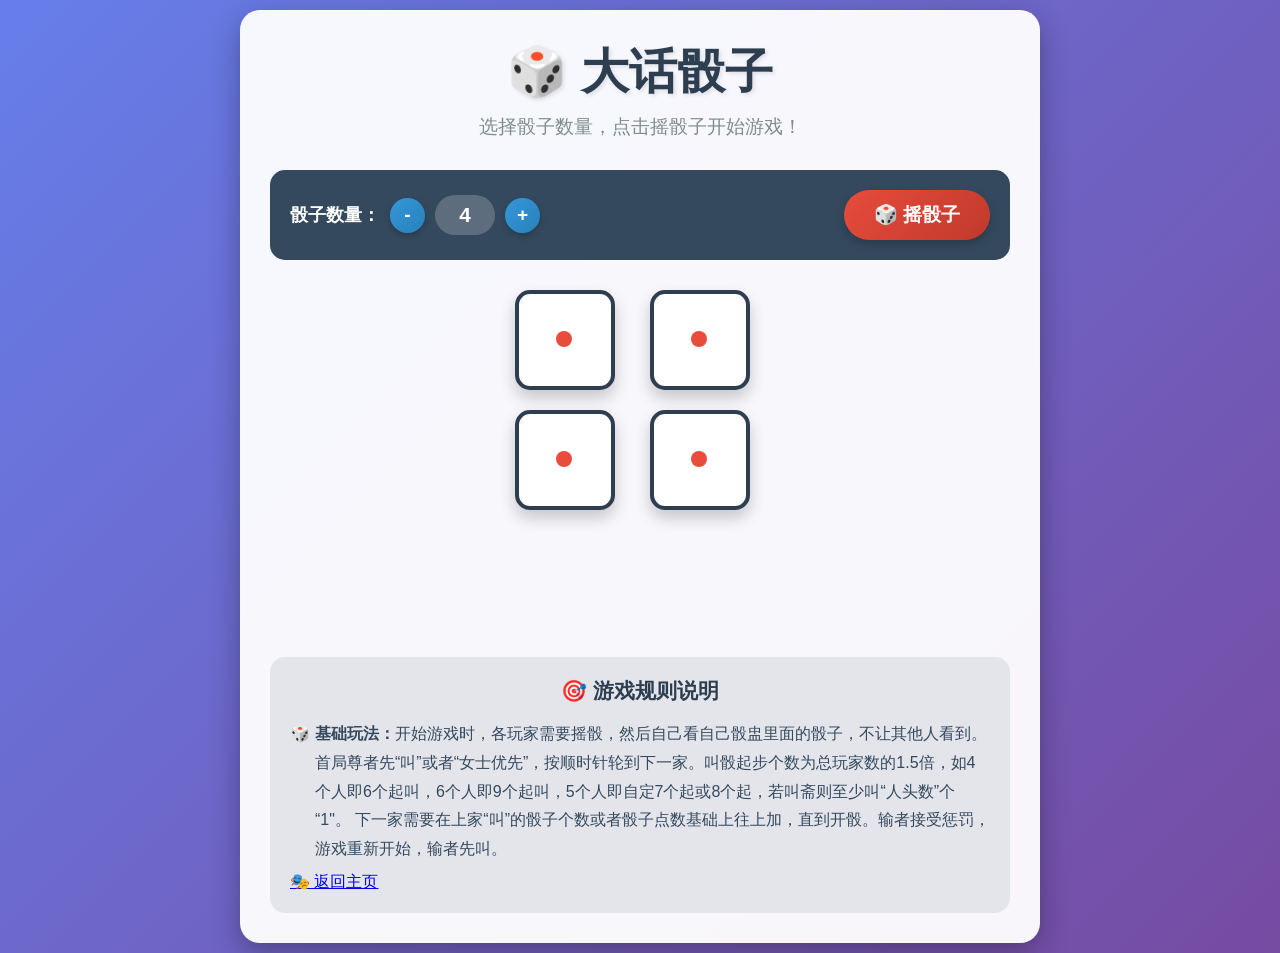
<file: touzi/index.html>
<!DOCTYPE html>
<html lang="zh-CN">
<head>
    <meta charset="UTF-8">
    <meta name="viewport" content="width=device-width, initial-scale=1.0, user-scalable=no">
    <title>大话骰子 - Dice Game</title>
    <style>
        * {
            margin: 0;
            padding: 0;
            box-sizing: border-box;
        }

        body {
            font-family: 'Arial', sans-serif;
            background: linear-gradient(135deg, #667eea 0%, #764ba2 100%);
            min-height: 100vh;
            display: flex;
            justify-content: center;
            align-items: center;
            overflow: auto;
            user-select: none;
            padding: 10px;
        }

        .game-container {
            background: rgba(255, 255, 255, 0.95);
            border-radius: 20px;
            padding: 30px;
            box-shadow: 0 10px 30px rgba(0, 0, 0, 0.3);
            text-align: center;
            max-width: 95vw;
            max-height: none;
            width: 100%;
            max-width: 800px;
        }

        .game-title {
            font-size: 3rem;
            color: #2c3e50;
            margin-bottom: 10px;
            text-shadow: 2px 2px 4px rgba(0, 0, 0, 0.1);
        }

        .game-subtitle {
            font-size: 1.2rem;
            color: #7f8c8d;
            margin-bottom: 30px;
        }

        .control-panel {
            background: #34495e;
            color: white;
            padding: 20px;
            border-radius: 15px;
            margin-bottom: 30px;
            display: flex;
            justify-content: space-between;
            align-items: center;
            flex-wrap: wrap;
            gap: 15px;
        }

        .dice-count-control {
            display: flex;
            align-items: center;
            gap: 10px;
        }

        .dice-count-control label {
            font-size: 1.1rem;
            font-weight: bold;
        }

        .count-btn {
            background: linear-gradient(135deg, #3498db, #2980b9);
            color: white;
            border: none;
            width: 35px;
            height: 35px;
            border-radius: 50%;
            font-size: 1.2rem;
            font-weight: bold;
            cursor: pointer;
            transition: all 0.2s;
            box-shadow: 0 3px 6px rgba(0, 0, 0, 0.2);
        }

        .count-btn:hover {
            transform: translateY(-2px);
            box-shadow: 0 5px 10px rgba(0, 0, 0, 0.3);
        }

        .count-btn:active {
            transform: translateY(0);
        }

        .count-btn:disabled {
            opacity: 0.5;
            cursor: not-allowed;
            transform: none;
        }

        .dice-count {
            background: rgba(255, 255, 255, 0.2);
            padding: 8px 16px;
            border-radius: 25px;
            font-size: 1.3rem;
            font-weight: bold;
            min-width: 60px;
        }

        .roll-button {
            background: linear-gradient(135deg, #e74c3c, #c0392b);
            color: white;
            border: none;
            padding: 12px 30px;
            border-radius: 25px;
            font-size: 1.2rem;
            font-weight: bold;
            cursor: pointer;
            transition: all 0.3s;
            box-shadow: 0 4px 8px rgba(0, 0, 0, 0.2);
            position: relative;
            overflow: hidden;
        }

        .roll-button:hover {
            transform: translateY(-2px);
            box-shadow: 0 6px 12px rgba(0, 0, 0, 0.3);
        }

        .roll-button:active {
            transform: translateY(0);
        }

        .roll-button:disabled {
            opacity: 0.6;
            cursor: not-allowed;
            transform: none;
        }

        .roll-button.rolling {
            animation: pulse 0.5s infinite alternate;
        }

        @keyframes pulse {
            0% { transform: scale(1); }
            100% { transform: scale(1.05); }
        }

        .dice-container {
            display: grid;
            grid-template-columns: repeat(auto-fit, minmax(100px, 1fr));
            gap: 20px;
            justify-content: center;
            margin: 30px 0;
            max-width: 800px;
            margin-left: auto;
            margin-right: auto;
        }

        /* 针对不同骰子数量优化布局 */
        .dice-container[data-count="1"] {
            grid-template-columns: 1fr;
            max-width: 150px;
        }

        .dice-container[data-count="2"] {
            grid-template-columns: repeat(2, 1fr);
            max-width: 250px;
        }

        .dice-container[data-count="3"] {
            grid-template-columns: repeat(3, 1fr);
            max-width: 350px;
        }

        .dice-container[data-count="4"] {
            grid-template-columns: repeat(2, 1fr);
            max-width: 250px;
        }

        .dice-container[data-count="5"] {
            grid-template-columns: repeat(3, 1fr);
            max-width: 380px;
        }

        .dice-container[data-count="6"] {
            grid-template-columns: repeat(3, 1fr);
            max-width: 380px;
        }

        .dice-container[data-count="7"] {
            grid-template-columns: repeat(4, 1fr);
            max-width: 480px;
        }

        .dice-container[data-count="8"] {
            grid-template-columns: repeat(4, 1fr);
            max-width: 480px;
        }

        .dice {
            width: 100px;
            height: 100px;
            background: white;
            border: 4px solid #2c3e50;
            border-radius: 15px;
            display: flex;
            justify-content: center;
            align-items: center;
            font-size: 0;
            position: relative;
            box-shadow: 0 8px 16px rgba(0, 0, 0, 0.2);
            transition: all 0.3s;
        }

        .dice:hover {
            transform: translateY(-3px);
            box-shadow: 0 12px 20px rgba(0, 0, 0, 0.25);
        }

        .dice.rolling {
            animation: roll 0.1s infinite linear;
            border-color: #e74c3c;
        }

        @keyframes roll {
            0% { transform: rotateX(0deg) rotateY(0deg); }
            25% { transform: rotateX(90deg) rotateY(0deg); }
            50% { transform: rotateX(90deg) rotateY(90deg); }
            75% { transform: rotateX(0deg) rotateY(90deg); }
            100% { transform: rotateX(0deg) rotateY(0deg); }
        }

        .dice-face {
            width: 100%;
            height: 100%;
            display: grid;
            grid-template-columns: 1fr 1fr 1fr;
            grid-template-rows: 1fr 1fr 1fr;
            gap: 8px;
            padding: 12px;
        }

        .dot {
            width: 16px;
            height: 16px;
            background: transparent;
            border-radius: 50%;
            transition: all 0.3s;
        }

        .dot.active {
            background: #2c3e50;
        }

        .dot.red {
            background: #e74c3c;
        }

        .result-panel {
            background: linear-gradient(135deg, #27ae60, #229954);
            color: white;
            padding: 20px;
            border-radius: 15px;
            margin: 20px 0;
            opacity: 0;
            transform: translateY(20px);
            transition: all 0.5s;
        }

        .result-panel.show {
            opacity: 1;
            transform: translateY(0);
        }

        .result-title {
            font-size: 1.5rem;
            font-weight: bold;
            margin-bottom: 10px;
        }

        .result-stats {
            display: grid;
            grid-template-columns: repeat(auto-fit, minmax(120px, 1fr));
            gap: 15px;
            margin-top: 15px;
        }

        .stat-item {
            background: rgba(255, 255, 255, 0.2);
            padding: 10px;
            border-radius: 10px;
        }

        .stat-item.total-score {
            background: rgba(255, 255, 255, 0.3);
            border: 2px solid rgba(255, 255, 255, 0.5);
            position: relative;
            overflow: hidden;
        }

        .stat-item.total-score::before {
            content: '';
            position: absolute;
            top: -2px;
            left: -2px;
            right: -2px;
            bottom: -2px;
            background: linear-gradient(45deg, #f39c12, #e67e22, #f39c12);
            border-radius: 12px;
            z-index: -1;
            opacity: 0.3;
        }

        .stat-label {
            font-size: 0.9rem;
            opacity: 0.8;
        }

        .total-score .stat-label {
            font-size: 1rem;
            opacity: 1;
            font-weight: bold;
        }

        .stat-value {
            font-size: 1.3rem;
            font-weight: bold;
            margin-top: 5px;
        }

        .total-score .stat-value {
            font-size: 1.6rem;
            color: #f39c12;
        }

        .game-rules {
            background: rgba(52, 73, 94, 0.1);
            padding: 20px;
            border-radius: 15px;
            margin-top: 30px;
            text-align: left;
        }

        .rules-title {
            font-size: 1.3rem;
            color: #2c3e50;
            font-weight: bold;
            margin-bottom: 15px;
            text-align: center;
        }

        .rules-list {
            list-style: none;
            line-height: 1.8;
            color: #34495e;
        }

        .rules-list li {
            margin-bottom: 8px;
            position: relative;
            padding-left: 25px;
        }

        .rules-list li:before {
            content: "🎲";
            position: absolute;
            left: 0;
        }

        /* 移动端适配 */
        @media (max-width: 768px) {
            body {
                align-items: flex-start;
                padding: 5px;
            }

            .game-container {
                padding: 20px;
                border-radius: 15px;
                max-width: 100%;
            }

            .game-title {
                font-size: 2.2rem;
                margin-bottom: 8px;
            }

            .game-subtitle {
                font-size: 1rem;
                margin-bottom: 20px;
            }

            .control-panel {
                flex-direction: column;
                gap: 15px;
                padding: 15px;
            }

            .dice-count-control {
                width: 100%;
                justify-content: center;
            }

            .roll-button {
                width: 100%;
                padding: 15px;
                font-size: 1.1rem;
            }

            .dice-container {
                grid-template-columns: repeat(auto-fit, minmax(80px, 1fr));
                gap: 15px;
                margin: 20px 0;
            }

            /* 移动端骰子数量优化布局 */
            .dice-container[data-count="1"] {
                grid-template-columns: 1fr;
                max-width: 100px;
            }

            .dice-container[data-count="2"] {
                grid-template-columns: repeat(2, 1fr);
                max-width: 180px;
            }

            .dice-container[data-count="3"] {
                grid-template-columns: repeat(3, 1fr);
                max-width: 260px;
            }

            .dice-container[data-count="4"] {
                grid-template-columns: repeat(2, 1fr);
                max-width: 180px;
            }

            .dice-container[data-count="5"],
            .dice-container[data-count="6"] {
                grid-template-columns: repeat(3, 1fr);
                max-width: 260px;
            }

            .dice-container[data-count="7"],
            .dice-container[data-count="8"] {
                grid-template-columns: repeat(4, 1fr);
                max-width: 340px;
            }

            .dice {
                width: 80px;
                height: 80px;
            }

            .dice-face {
                gap: 6px;
                padding: 10px;
            }

            .dot {
                width: 12px;
                height: 12px;
            }

            .dot.active {
                background: #2c3e50;
            }

            .dot.red {
                background: #e74c3c;
            }

            .dot.red {
                background: #e74c3c;
            }

            .result-stats {
                grid-template-columns: repeat(2, 1fr);
                gap: 10px;
            }

            .total-score .stat-value {
                font-size: 1.4rem;
            }

            .game-rules {
                padding: 15px;
                margin-top: 20px;
            }

            .rules-title {
                font-size: 1.1rem;
            }

            .rules-list {
                font-size: 0.9rem;
                line-height: 1.6;
            }
        }

        @media (max-width: 480px) {
            .game-container {
                padding: 15px;
                margin: 0;
            }

            .game-title {
                font-size: 1.8rem;
            }

            .dice-container {
                grid-template-columns: repeat(auto-fit, minmax(70px, 1fr));
                gap: 12px;
            }

            .dice {
                width: 70px;
                height: 70px;
            }

            .dice-face {
                gap: 5px;
                padding: 8px;
            }

            .dot {
                width: 10px;
                height: 10px;
            }

            .dot.active {
                background: #2c3e50;
            }

            .control-panel {
                padding: 12px;
            }

            .roll-button {
                padding: 12px;
                font-size: 1rem;
            }

            .result-stats {
                grid-template-columns: 1fr;
            }

            .total-score .stat-value {
                font-size: 1.3rem;
            }
        }
    </style>
</head>
<body>
    <div class="game-container">
        <h1 class="game-title">🎲 大话骰子</h1>
        <p class="game-subtitle">选择骰子数量，点击摇骰子开始游戏！</p>

        <div class="control-panel">
            <div class="dice-count-control">
                <label>骰子数量：</label>
                <button class="count-btn" id="decreaseBtn">-</button>
                <div class="dice-count" id="diceCount">4</div>
                <button class="count-btn" id="increaseBtn">+</button>
            </div>
            <button class="roll-button" id="rollBtn">🎲 摇骰子</button>
        </div>

        <div class="dice-container" id="diceContainer">
            <!-- 骰子将通过JavaScript动态生成 -->
        </div>

        <div class="result-panel" id="resultPanel">
            <div class="result-title">🎉 摇骰子结果</div>
            <div id="resultText"></div>
            <div class="result-stats" id="resultStats">
                <!-- 统计信息将通过JavaScript生成 -->
            </div>
        </div>

        <div class="game-rules">
            <div class="rules-title">🎯 游戏规则说明</div>
            <ul class="rules-list">
                <li><strong>基础玩法：</strong>开始游戏时，各玩家需要摇骰，然后自己看自己骰盅里面的骰子，不让其他人看到。首局尊者先“叫”或者“女士优先”，按顺时针轮到下一家。叫骰起步个数为总玩家数的1.5倍，如4个人即6个起叫，6个人即9个起叫，5个人即自定7个起或8个起，若叫斋则至少叫“人头数”个“1"。

下一家需要在上家“叫”的骰子个数或者骰子点数基础上往上加，直到开骰。输者接受惩罚，游戏重新开始，输者先叫。</li>
                
            </ul>
          <a href="https://gusiyuan-lxy.github.io/webgame/" classclass="nav-btn">🎭 返回主页</a>
        </div>
    </div>

    <script>
        class DiceGame {
            constructor() {
                this.diceCount = 4;
                this.minDice = 1;
                this.maxDice = 8;
                this.isRolling = false;
                this.currentResults = [];
                
                this.initElements();
                this.setupEventListeners();
                this.generateDice();
            }

            initElements() {
                this.diceCountElement = document.getElementById('diceCount');
                this.decreaseBtn = document.getElementById('decreaseBtn');
                this.increaseBtn = document.getElementById('increaseBtn');
                this.rollBtn = document.getElementById('rollBtn');
                this.diceContainer = document.getElementById('diceContainer');
                this.resultPanel = document.getElementById('resultPanel');
                this.resultText = document.getElementById('resultText');
                this.resultStats = document.getElementById('resultStats');
            }

            setupEventListeners() {
                this.decreaseBtn.addEventListener('click', () => this.changeDiceCount(-1));
                this.increaseBtn.addEventListener('click', () => this.changeDiceCount(1));
                this.rollBtn.addEventListener('click', () => this.rollDice());
            }

            changeDiceCount(change) {
                if (this.isRolling) return;
                
                const newCount = this.diceCount + change;
                if (newCount >= this.minDice && newCount <= this.maxDice) {
                    this.diceCount = newCount;
                    this.diceCountElement.textContent = this.diceCount;
                    this.generateDice();
                    this.hideResult();
                }
                
                this.updateCountButtons();
            }

            updateCountButtons() {
                this.decreaseBtn.disabled = this.diceCount <= this.minDice;
                this.increaseBtn.disabled = this.diceCount >= this.maxDice;
            }

            generateDice() {
                this.diceContainer.innerHTML = '';
                this.diceContainer.setAttribute('data-count', this.diceCount);
                
                for (let i = 0; i < this.diceCount; i++) {
                    const dice = document.createElement('div');
                    dice.className = 'dice';
                    dice.innerHTML = this.createDiceFace(1);
                    this.diceContainer.appendChild(dice);
                }
            }

            createDiceFace(number) {
                const face = document.createElement('div');
                face.className = 'dice-face';
                
                // 创建9个点的位置
                for (let i = 0; i < 9; i++) {
                    const dot = document.createElement('div');
                    dot.className = 'dot';
                    face.appendChild(dot);
                }
                
                this.updateDiceFace(face, number);
                return face.outerHTML;
            }

            updateDiceFace(face, number) {
                const dots = face.querySelectorAll('.dot');
                
                // 清除所有点的状态
                dots.forEach(dot => {
                    dot.classList.remove('active');
                    dot.classList.remove('red');
                });
                
                // 根据数字显示对应的点
                const patterns = {
                    1: [4], // 中心
                    2: [0, 8], // 对角
                    3: [0, 4, 8], // 对角线
                    4: [0, 2, 6, 8], // 四角
                    5: [0, 2, 4, 6, 8], // 四角加中心
                    6: [0, 1, 2, 6, 7, 8] // 两列
                };
                
                if (patterns[number]) {
                    patterns[number].forEach(index => {
                        if (dots[index]) {
                            dots[index].classList.add('active');
                            // 1点和4点显示红色，其他显示黑色
                            if (number === 1 || number === 4) {
                                dots[index].classList.add('red');
                            }
                        }
                    });
                }
            }

            async rollDice() {
                if (this.isRolling) return;
                
                this.isRolling = true;
                this.rollBtn.disabled = true;
                this.rollBtn.classList.add('rolling');
                this.rollBtn.textContent = '🎲 摇骰中...';
                this.hideResult();
                
                const dice = this.diceContainer.querySelectorAll('.dice');
                
                // 开始滚动动画
                dice.forEach(die => {
                    die.classList.add('rolling');
                });
                
                // 在滚动过程中快速切换点数
                const rollInterval = setInterval(() => {
                    dice.forEach(die => {
                        const randomNumber = Math.floor(Math.random() * 6) + 1;
                        const face = die.querySelector('.dice-face');
                        this.updateDiceFace(face, randomNumber);
                    });
                }, 100);
                
                // 2秒后停止滚动并显示最终结果
                setTimeout(() => {
                    clearInterval(rollInterval);
                    
                    // 生成最终结果
                    this.currentResults = [];
                    dice.forEach((die, index) => {
                        const finalNumber = Math.floor(Math.random() * 6) + 1;
                        this.currentResults.push(finalNumber);
                    });
                    
                    // 按点数从小到大排序
                    this.currentResults.sort((a, b) => a - b);
                    
                    // 更新骰子显示（按排序后的结果）
                    dice.forEach((die, index) => {
                        const sortedNumber = this.currentResults[index];
                        const face = die.querySelector('.dice-face');
                        this.updateDiceFace(face, sortedNumber);
                        die.classList.remove('rolling');
                    });
                    
                    this.showResult();
                    this.isRolling = false;
                    this.rollBtn.disabled = false;
                    this.rollBtn.classList.remove('rolling');
                    this.rollBtn.textContent = '🎲 重新摇骰子';
                }, 2000);
            }

            showResult() {
                const results = this.currentResults;
                const total = results.reduce((sum, num) => sum + num, 0);
                
                // 统计各点数的出现次数
                const counts = {};
                for (let i = 1; i <= 6; i++) {
                    counts[i] = 0;
                }
                results.forEach(num => {
                    counts[num]++;
                });
                
                // 检查特殊组合
                const maxCount = Math.max(...Object.values(counts));
                let specialResult = '';
                
                if (maxCount === results.length) {
                    specialResult = '🎉 豹子！所有骰子点数相同！';
                } else if (maxCount >= results.length - 1) {
                    specialResult = '✨ 几乎全部相同！';
                } else if (maxCount >= Math.ceil(results.length / 2)) {
                    specialResult = '🎯 多个相同点数！';
                }
                
                this.resultText.innerHTML = `
                    <div style="font-size: 1.2rem; margin-bottom: 10px;">
                        骰子点数：${results.join(' - ')}
                    </div>
                    ${specialResult ? `<div style="font-size: 1.1rem; color: #f39c12;">${specialResult}</div>` : ''}
                `;
                
                // 生成点数统计
                let statsHTML = `
                    <div class="stat-item total-score">
                        <div class="stat-label">总点数</div>
                        <div class="stat-value">${total}</div>
                    </div>
                `;
                
                // 只显示出现过的点数
                for (let i = 1; i <= 6; i++) {
                    if (counts[i] > 0) {
                        statsHTML += `
                            <div class="stat-item">
                                <div class="stat-label">${i}点</div>
                                <div class="stat-value">${counts[i]}个</div>
                            </div>
                        `;
                    }
                }
                
                this.resultStats.innerHTML = statsHTML;
                this.resultPanel.classList.add('show');
            }

            hideResult() {
                this.resultPanel.classList.remove('show');
            }
        }

        // 初始化游戏
        window.addEventListener('DOMContentLoaded', () => {
            new DiceGame();
        });

        // 防止页面滚动
        document.addEventListener('touchmove', (e) => {
            if (e.target.closest('.game-container')) {
                e.preventDefault();
            }
        }, { passive: false });
    </script>
</body>
</html>
</file>
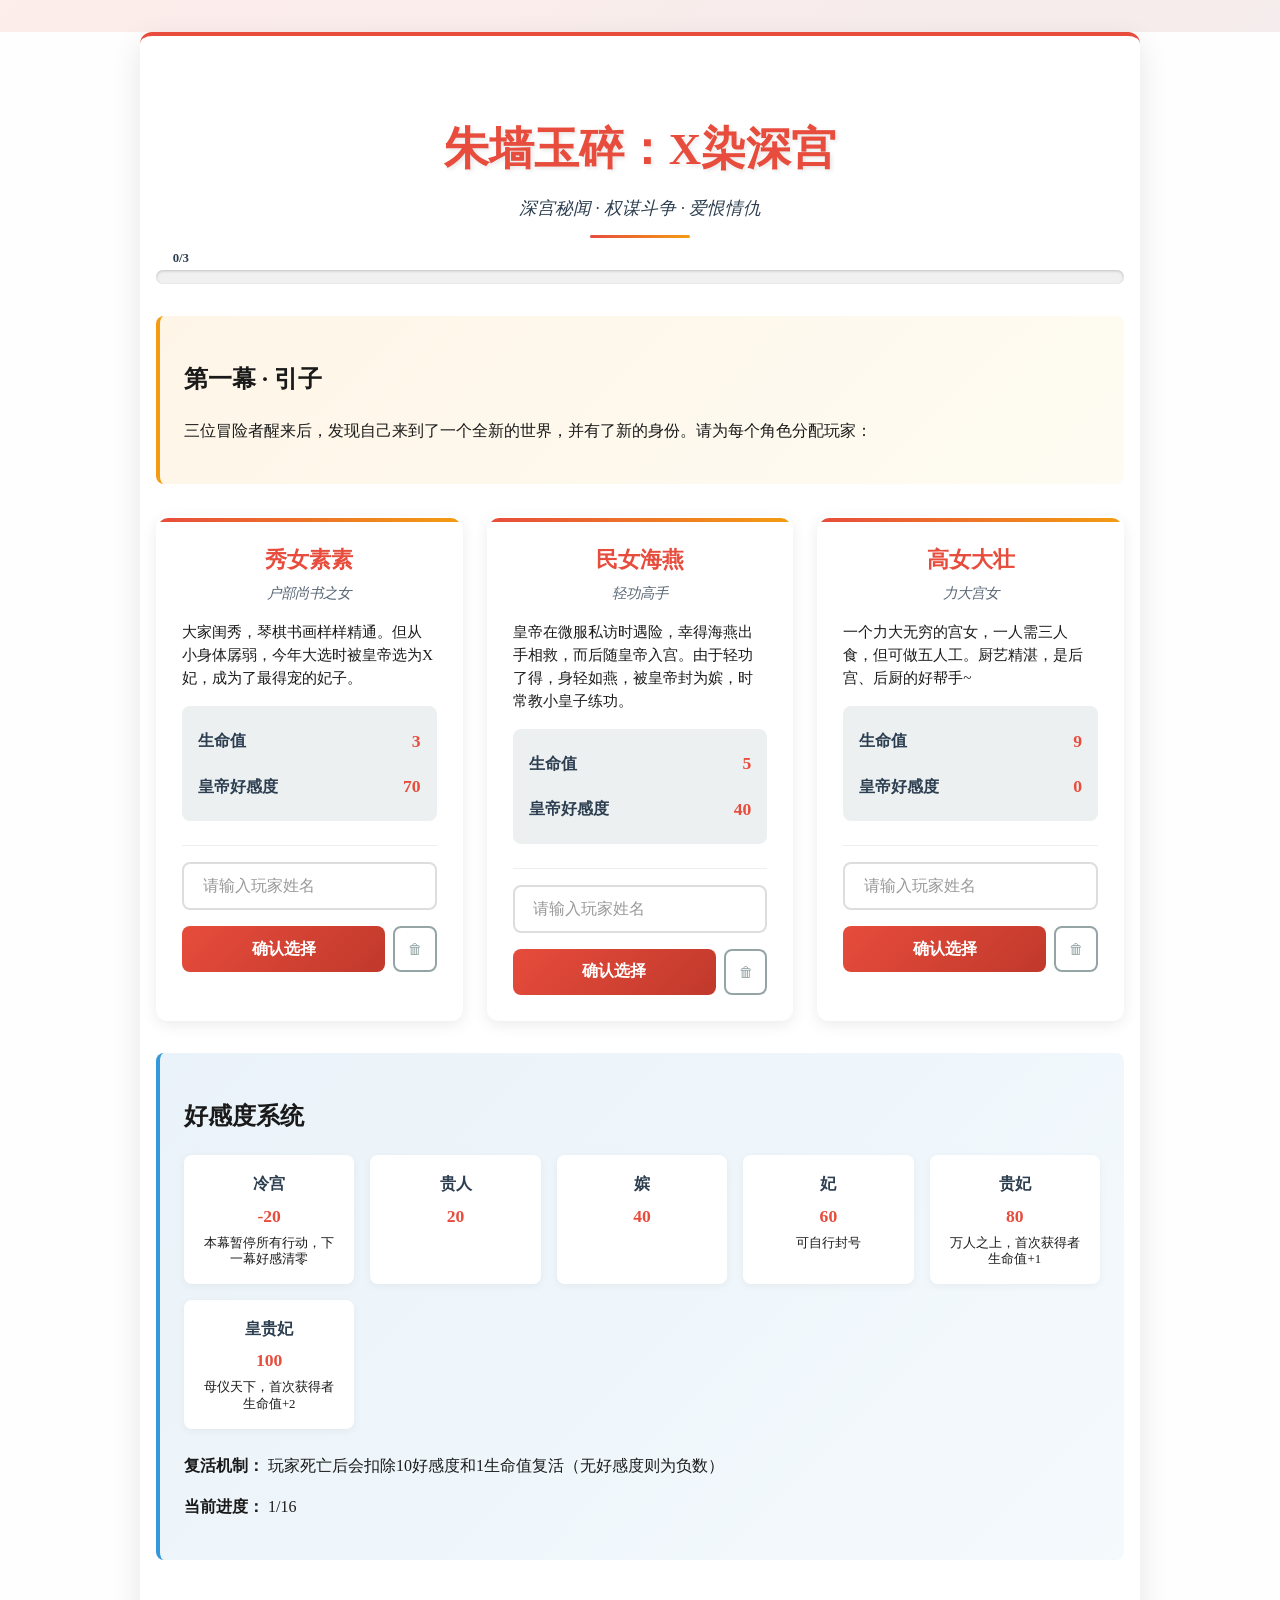
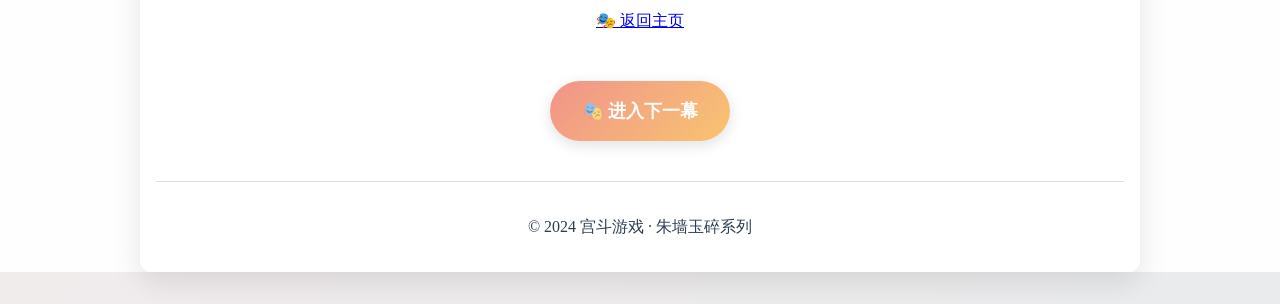
<file: zhuqiang/index.html>
<!DOCTYPE html>
<html lang="zh-CN">
<head>
    <meta charset="UTF-8">
    <meta name="viewport" content="width=device-width, initial-scale=1.0">
    <title>朱墙玉碎：X染深宫 - 角色选择</title>
    <meta name="description" content="选择您要扮演的角色，开始深宫权谋之旅">
    <style>
        :root {
            --primary: #e74c3c;
            --primary-dark: #c0392b;
            --primary-light: #f5b7b1;
            --secondary: #2c3e50;
            --accent: #f39c12;
            --accent-dark: #d68910;
            --light: #ecf0f1;
            --dark: #1a1a1a;
            --success: #27ae60;
            --warning: #f1c40f;
            --danger: #e74c3c;
            --gray: #95a5a6;
            --transition: all 0.3s cubic-bezier(0.4, 0, 0.2, 1);
        }
        
        * {
            box-sizing: border-box;
        }
        
        body {
            font-family: 'Microsoft YaHei', 'SimSun', '宋体', serif;
            background: linear-gradient(135deg, rgba(231, 76, 60, 0.1) 0%, rgba(44, 62, 80, 0.1) 100%),
                        url('https://img.freepik.com/free-photo/chinese-palace_1417-1500.jpg') center/cover fixed;
            color: var(--dark);
            line-height: 1.6;
            margin: 0;
            padding: 0;
            min-height: 100vh;
            position: relative;
        }
        
        body::before {
            content: "";
            position: absolute;
            top: 0;
            left: 0;
            width: 100%;
            height: 100%;
            background: rgba(255, 255, 255, 0.92);
            backdrop-filter: blur(2px);
            z-index: -1;
        }
        
        .container {
            max-width: 1000px;
            margin: 0 auto;
            padding: 1rem;
            background: rgba(255, 255, 255, 0.95);
            box-shadow: 0 10px 30px rgba(0, 0, 0, 0.1);
            border-radius: 12px;
            margin-top: 2rem;
            margin-bottom: 2rem;
            border-top: 4px solid var(--primary);
        }
        
        header {
            text-align: center;
            margin-bottom: 2rem;
            padding: 2rem 0 1rem;
            position: relative;
        }
        
        header::after {
            content: "";
            position: absolute;
            bottom: 0;
            left: 50%;
            transform: translateX(-50%);
            width: 100px;
            height: 3px;
            background: linear-gradient(90deg, var(--primary), var(--accent));
            border-radius: 2px;
        }
        
        h1 {
            color: var(--primary);
            font-size: clamp(1.8rem, 4vw, 2.8rem);
            margin-bottom: 0.5rem;
            text-shadow: 2px 2px 4px rgba(0, 0, 0, 0.1);
            font-weight: 700;
        }
        
        .subtitle {
            font-style: italic;
            color: var(--secondary);
            font-size: 1.1rem;
            margin: 0;
        }
        
        .progress-bar {
            background: #f0f0f0;
            border-radius: 10px;
            padding: 3px;
            margin: 2rem 0;
            box-shadow: inset 0 1px 3px rgba(0, 0, 0, 0.2);
        }
        
        .progress-fill {
            background: linear-gradient(90deg, var(--primary), var(--accent));
            height: 8px;
            border-radius: 8px;
            width: 0%;
            transition: var(--transition);
            position: relative;
        }
        
        .progress-fill::after {
            content: attr(data-progress);
            position: absolute;
            right: -30px;
            top: -25px;
            font-size: 0.8rem;
            font-weight: bold;
            color: var(--secondary);
        }
        
        .intro-section {
            background: linear-gradient(135deg, rgba(243, 156, 18, 0.1), rgba(241, 196, 15, 0.05));
            padding: 1.5rem;
            border-radius: 8px;
            margin: 2rem 0;
            border-left: 4px solid var(--accent);
        }
        
        .character-selection {
            margin: 2rem 0;
        }
        
        .character-cards {
            display: grid;
            grid-template-columns: repeat(auto-fit, minmax(300px, 1fr));
            gap: 1.5rem;
            margin: 2rem 0;
        }
        
        .character-card {
            background: white;
            border-radius: 12px;
            box-shadow: 0 4px 15px rgba(0, 0, 0, 0.08);
            padding: 1.5rem;
            transition: var(--transition);
            border: 2px solid transparent;
            position: relative;
            overflow: hidden;
        }
        
        .character-card::before {
            content: "";
            position: absolute;
            top: 0;
            left: 0;
            width: 100%;
            height: 4px;
            background: linear-gradient(90deg, var(--primary), var(--accent));
        }
        
        .character-card:hover {
            transform: translateY(-5px);
            box-shadow: 0 8px 25px rgba(0, 0, 0, 0.12);
            border-color: var(--primary-light);
        }
        
        .character-card.selected {
            border-color: var(--success);
            background: linear-gradient(135deg, rgba(39, 174, 96, 0.05), rgba(255, 255, 255, 1));
        }
        
        .character-card.selected::before {
            background: var(--success);
        }
        
        .character-header {
            text-align: center;
            margin-bottom: 1rem;
        }
        
        .character-name {
            font-size: 1.4rem;
            color: var(--primary);
            margin-bottom: 0.3rem;
            font-weight: bold;
        }
        
        .character-title {
            font-style: italic;
            color: var(--secondary);
            font-size: 0.9rem;
            opacity: 0.8;
        }
        
        .character-description {
            font-size: 0.95rem;
            line-height: 1.5;
            margin: 1rem 0;
            color: var(--dark);
        }
        
        .character-stats {
            background: var(--light);
            padding: 1rem;
            border-radius: 8px;
            margin: 1rem 0;
        }
        
        .stat {
            display: flex;
            justify-content: space-between;
            align-items: center;
            margin-bottom: 0.5rem;
            padding: 0.3rem 0;
        }
        
        .stat:last-child {
            margin-bottom: 0;
        }
        
        .stat-name {
            font-weight: 600;
            color: var(--secondary);
        }
        
        .stat-value {
            font-weight: bold;
            color: var(--primary);
            font-size: 1.1rem;
        }
        
        .player-input-section {
            margin-top: 1.5rem;
            padding-top: 1rem;
            border-top: 1px solid #eee;
        }
        
        .input-group {
            position: relative;
            margin-bottom: 1rem;
        }
        
        .name-input {
            width: 100%;
            padding: 0.8rem 1rem;
            border: 2px solid #ddd;
            border-radius: 8px;
            font-size: 1rem;
            transition: var(--transition);
            background: white;
        }
        
        .name-input:focus {
            outline: none;
            border-color: var(--primary);
            box-shadow: 0 0 0 3px rgba(231, 76, 60, 0.1);
        }
        
        .name-input:valid {
            border-color: var(--success);
        }
        
        .name-input.error {
            border-color: var(--danger);
            animation: shake 0.5s ease-in-out;
        }
        
        @keyframes shake {
            0%, 100% { transform: translateX(0); }
            10%, 30%, 50%, 70%, 90% { transform: translateX(-5px); }
            20%, 40%, 60%, 80% { transform: translateX(5px); }
        }
        
        .input-label {
            position: absolute;
            left: 1rem;
            top: 50%;
            transform: translateY(-50%);
            color: #999;
            font-size: 1rem;
            pointer-events: none;
            transition: var(--transition);
            background: white;
            padding: 0 0.3rem;
        }
        
        .name-input:focus + .input-label,
        .name-input:valid + .input-label {
            top: 0;
            font-size: 0.8rem;
            color: var(--primary);
            font-weight: 600;
        }
        
        .action-buttons {
            display: flex;
            gap: 0.5rem;
        }
        
        .confirm-btn {
            flex: 1;
            background: linear-gradient(135deg, var(--primary), var(--primary-dark));
            color: white;
            border: none;
            padding: 0.8rem 1rem;
            border-radius: 8px;
            cursor: pointer;
            font-size: 1rem;
            font-weight: 600;
            transition: var(--transition);
            position: relative;
            overflow: hidden;
        }
        
        .confirm-btn:hover {
            transform: translateY(-2px);
            box-shadow: 0 4px 12px rgba(231, 76, 60, 0.3);
        }
        
        .confirm-btn:active {
            transform: translateY(0);
        }
        
        .confirm-btn:disabled {
            background: var(--gray);
            cursor: not-allowed;
            transform: none;
            box-shadow: none;
        }
        
        .clear-btn {
            background: transparent;
            color: var(--gray);
            border: 2px solid var(--gray);
            padding: 0.8rem;
            border-radius: 8px;
            cursor: pointer;
            transition: var(--transition);
            font-size: 0.9rem;
        }
        
        .clear-btn:hover {
            background: var(--gray);
            color: white;
        }
        
        .selected-indicator {
            position: absolute;
            top: 1rem;
            right: 1rem;
            background: var(--success);
            color: white;
            padding: 0.4rem 0.8rem;
            border-radius: 20px;
            font-size: 0.8rem;
            font-weight: bold;
            display: flex;
            align-items: center;
            gap: 0.3rem;
            animation: slideInRight 0.5s ease-out;
        }
        
        @keyframes slideInRight {
            from {
                transform: translateX(100px);
                opacity: 0;
            }
            to {
                transform: translateX(0);
                opacity: 1;
            }
        }
        
        .selected-indicator::before {
            content: "✓";
            font-weight: bold;
        }
        
        .system-rules {
            background: linear-gradient(135deg, rgba(46, 134, 193, 0.1), rgba(52, 152, 219, 0.05));
            padding: 1.5rem;
            border-radius: 8px;
            margin: 2rem 0;
            border-left: 4px solid #3498db;
        }
        
        .rank-system {
            display: grid;
            grid-template-columns: repeat(auto-fill, minmax(150px, 1fr));
            gap: 1rem;
            margin-top: 1rem;
        }
        
        .rank {
            background: white;
            padding: 1rem;
            border-radius: 8px;
            box-shadow: 0 2px 8px rgba(0, 0, 0, 0.05);
            text-align: center;
            transition: var(--transition);
        }
        
        .rank:hover {
            transform: translateY(-2px);
            box-shadow: 0 4px 12px rgba(0, 0, 0, 0.1);
        }
        
        .rank-name {
            font-weight: bold;
            color: var(--secondary);
            margin-bottom: 0.3rem;
        }
        
        .rank-value {
            color: var(--primary);
            font-size: 1.1rem;
            font-weight: bold;
            margin-bottom: 0.3rem;
        }
        
        .rank-effect {
            font-size: 0.8rem;
            color: var(--dark);
            line-height: 1.3;
        }
        
        .next-section {
            text-align: center;
            margin-top: 3rem;
        }
        
        .next-page-btn {
            display: inline-block;
            padding: 1rem 2rem;
            background: linear-gradient(135deg, var(--primary), var(--accent));
            color: white;
            text-decoration: none;
            border-radius: 50px;
            font-size: 1.1rem;
            font-weight: 600;
            transition: var(--transition);
            box-shadow: 0 4px 15px rgba(0, 0, 0, 0.2);
            position: relative;
            overflow: hidden;
        }
        
        .next-page-btn::before {
            content: "";
            position: absolute;
            top: 0;
            left: -100%;
            width: 100%;
            height: 100%;
            background: linear-gradient(90deg, transparent, rgba(255, 255, 255, 0.2), transparent);
            transition: left 0.5s;
        }
        
        .next-page-btn:hover::before {
            left: 100%;
        }
        
        .next-page-btn:hover {
            transform: translateY(-3px);
            box-shadow: 0 8px 25px rgba(0, 0, 0, 0.3);
        }
        
        .next-page-btn:disabled {
            background: var(--gray);
            cursor: not-allowed;
            transform: none;
            box-shadow: none;
        }
        
        .next-page-btn:disabled::before {
            display: none;
        }
        
        .error-message {
            color: var(--danger);
            font-size: 0.8rem;
            margin-top: 0.3rem;
            display: none;
        }
        
        .success-message {
            background: rgba(39, 174, 96, 0.1);
            color: var(--success);
            padding: 1rem;
            border-radius: 8px;
            margin: 1rem 0;
            display: none;
            border-left: 4px solid var(--success);
        }
        
        @media (max-width: 768px) {
            .container {
                margin: 1rem;
                padding: 1rem;
            }
            
            .character-cards {
                grid-template-columns: 1fr;
                gap: 1rem;
            }
            
            .rank-system {
                grid-template-columns: repeat(2, 1fr);
            }
            
            .action-buttons {
                flex-direction: column;
            }
        }
        
        @media (max-width: 480px) {
            .rank-system {
                grid-template-columns: 1fr;
            }
        }
    </style>
</head>
<body>
    <div class="container">
        <header>
            <h1>朱墙玉碎：X染深宫</h1>
            <p class="subtitle">深宫秘闻 · 权谋斗争 · 爱恨情仇</p>
        </header>
        
        <div class="progress-bar">
            <div class="progress-fill" id="progressFill" data-progress="0/3"></div>
        </div>
        
        <section class="intro-section">
            <h2>第一幕 · 引子</h2>
            <p>三位冒险者醒来后，发现自己来到了一个全新的世界，并有了新的身份。请为每个角色分配玩家：</p>
        </section>
        
        <div class="success-message" id="successMessage">
            <strong>✅ 所有角色选择完成！</strong> 现在可以开始您的深宫之旅了。
        </div>
        
        <section class="character-selection">
            <div class="character-cards">
                <!-- 秀女素素 -->
                <article class="character-card" id="susu-card" data-character="susu">
                    <div class="character-header">
                        <div class="character-name">秀女素素</div>
                        <div class="character-title">户部尚书之女</div>
                    </div>
                    <p class="character-description">大家闺秀，琴棋书画样样精通。但从小身体孱弱，今年大选时被皇帝选为X妃，成为了最得宠的妃子。</p>
                    <div class="character-stats">
                        <div class="stat">
                            <span class="stat-name">生命值</span>
                            <span class="stat-value">3</span>
                        </div>
                        <div class="stat">
                            <span class="stat-name">皇帝好感度</span>
                            <span class="stat-value">70</span>
                        </div>
                    </div>
                    <div class="player-input-section">
                        <div class="input-group">
                            <input type="text" class="name-input" id="susu-name" required minlength="1" maxlength="20">
                            <label class="input-label">请输入玩家姓名</label>
                            <div class="error-message" id="susu-error"></div>
                        </div>
                        <div class="action-buttons">
                            <button class="confirm-btn" onclick="selectCharacter('susu')">确认选择</button>
                            <button class="clear-btn" onclick="clearCharacter('susu')" title="清除选择">🗑</button>
                        </div>
                    </div>
                </article>
                
                <!-- 民女海燕 -->
                <article class="character-card" id="haiyan-card" data-character="haiyan">
                    <div class="character-header">
                        <div class="character-name">民女海燕</div>
                        <div class="character-title">轻功高手</div>
                    </div>
                    <p class="character-description">皇帝在微服私访时遇险，幸得海燕出手相救，而后随皇帝入宫。由于轻功了得，身轻如燕，被皇帝封为嫔，时常教小皇子练功。</p>
                    <div class="character-stats">
                        <div class="stat">
                            <span class="stat-name">生命值</span>
                            <span class="stat-value">5</span>
                        </div>
                        <div class="stat">
                            <span class="stat-name">皇帝好感度</span>
                            <span class="stat-value">40</span>
                        </div>
                    </div>
                    <div class="player-input-section">
                        <div class="input-group">
                            <input type="text" class="name-input" id="haiyan-name" required minlength="1" maxlength="20">
                            <label class="input-label">请输入玩家姓名</label>
                            <div class="error-message" id="haiyan-error"></div>
                        </div>
                        <div class="action-buttons">
                            <button class="confirm-btn" onclick="selectCharacter('haiyan')">确认选择</button>
                            <button class="clear-btn" onclick="clearCharacter('haiyan')" title="清除选择">🗑</button>
                        </div>
                    </div>
                </article>
                
                <!-- 高女大壮 -->
                <article class="character-card" id="dazhuang-card" data-character="dazhuang">
                    <div class="character-header">
                        <div class="character-name">高女大壮</div>
                        <div class="character-title">力大宫女</div>
                    </div>
                    <p class="character-description">一个力大无穷的宫女，一人需三人食，但可做五人工。厨艺精湛，是后宫、后厨的好帮手~</p>
                    <div class="character-stats">
                        <div class="stat">
                            <span class="stat-name">生命值</span>
                            <span class="stat-value">9</span>
                        </div>
                        <div class="stat">
                            <span class="stat-name">皇帝好感度</span>
                            <span class="stat-value">0</span>
                        </div>
                    </div>
                    <div class="player-input-section">
                        <div class="input-group">
                            <input type="text" class="name-input" id="dazhuang-name" required minlength="1" maxlength="20">
                            <label class="input-label">请输入玩家姓名</label>
                            <div class="error-message" id="dazhuang-error"></div>
                        </div>
                        <div class="action-buttons">
                            <button class="confirm-btn" onclick="selectCharacter('dazhuang')">确认选择</button>
                            <button class="clear-btn" onclick="clearCharacter('dazhuang')" title="清除选择">🗑</button>
                        </div>
                    </div>
                </article>
            </div>
        </section>
        
        <section class="system-rules">
            <h2>好感度系统</h2>
            <div class="rank-system">
                <div class="rank">
                    <div class="rank-name">冷宫</div>
                    <div class="rank-value">-20</div>
                    <div class="rank-effect">本幕暂停所有行动，下一幕好感清零</div>
                </div>
                <div class="rank">
                    <div class="rank-name">贵人</div>
                    <div class="rank-value">20</div>
                </div>
                <div class="rank">
                    <div class="rank-name">嫔</div>
                    <div class="rank-value">40</div>
                </div>
                <div class="rank">
                    <div class="rank-name">妃</div>
                    <div class="rank-value">60</div>
                    <div class="rank-effect">可自行封号</div>
                </div>
                <div class="rank">
                    <div class="rank-name">贵妃</div>
                    <div class="rank-value">80</div>
                    <div class="rank-effect">万人之上，首次获得者生命值+1</div>
                </div>
                <div class="rank">
                    <div class="rank-name">皇贵妃</div>
                    <div class="rank-value">100</div>
                    <div class="rank-effect">母仪天下，首次获得者生命值+2</div>
                </div>
            </div>
            <p style="margin-top: 1.5rem;"><strong>复活机制：</strong> 玩家死亡后会扣除10好感度和1生命值复活（无好感度则为负数）</p>
            <p><strong>当前进度：</strong> 1/16</p>
        </section>
        <div class="next-section">
            <a href="https://gusiyuan-lxy.github.io/webgame/" classclass="nav-btn">🎭 返回主页</a>
        </div>
        <div class="next-section">
            <a href="next-page.html" class="next-page-btn" id="nextPageBtn" disabled>
                🎭 进入下一幕
            </a>
        </div>
    
        <footer style="text-align: center; margin-top: 2rem; padding-top: 1rem; border-top: 1px solid #ddd; color: var(--secondary);">
            <p>© 2024 宫斗游戏 · 朱墙玉碎系列</p>
        </footer>
    </div>

    <script>
        class CharacterManager {
            constructor() {
                this.players = this.loadPlayers();
                this.characterTitles = {
                    'susu': '秀女素素',
                    'haiyan': '民女海燕', 
                    'dazhuang': '高女大壮'
                };
                this.init();
            }

            init() {
                this.setupEventListeners();
                this.restoreSelections();
                this.updateProgress();
                this.updateNextButton();
            }

            loadPlayers() {
                try {
                    return JSON.parse(localStorage.getItem('palace_players') || '{}');
                } catch (error) {
                    console.error('加载玩家数据失败:', error);
                    return {};
                }
            }

            savePlayers() {
                try {
                    localStorage.setItem('palace_players', JSON.stringify(this.players));
                } catch (error) {
                    console.error('保存玩家数据失败:', error);
                    this.showError('数据保存失败，请检查浏览器设置');
                }
            }

            setupEventListeners() {
                // 实时输入验证
                Object.keys(this.characterTitles).forEach(character => {
                    const input = document.getElementById(`${character}-name`);
                    input.addEventListener('input', () => this.validateInput(character));
                    input.addEventListener('keypress', (e) => {
                        if (e.key === 'Enter') {
                            this.selectCharacter(character);
                        }
                    });
                });
            }

            validateInput(character) {
                const input = document.getElementById(`${character}-name`);
                const errorDiv = document.getElementById(`${character}-error`);
                const value = input.value.trim();

                // 清除之前的错误状态
                input.classList.remove('error');
                errorDiv.style.display = 'none';

                if (value.length === 0) {
                    return false;
                }

                if (value.length > 20) {
                    this.showInputError(character, '姓名长度不能超过20个字符');
                    return false;
                }

                // 检查是否包含特殊字符
                if (!/^[\u4e00-\u9fa5a-zA-Z0-9_\-\s]+$/.test(value)) {
                    this.showInputError(character, '姓名只能包含中文、英文、数字、下划线和连字符');
                    return false;
                }

                // 检查是否与其他角色重名
                const existingNames = Object.entries(this.players)
                    .filter(([key]) => key !== character)
                    .map(([_, name]) => name.toLowerCase());
                
                if (existingNames.includes(value.toLowerCase())) {
                    this.showInputError(character, '该姓名已被其他角色使用');
                    return false;
                }

                return true;
            }

            showInputError(character, message) {
                const input = document.getElementById(`${character}-name`);
                const errorDiv = document.getElementById(`${character}-error`);
                
                input.classList.add('error');
                errorDiv.textContent = message;
                errorDiv.style.display = 'block';
            }

            selectCharacter(character) {
                if (!this.validateInput(character)) {
                    return;
                }

                const input = document.getElementById(`${character}-name`);
                const playerName = input.value.trim();

                this.players[character] = playerName;
                this.savePlayers();
                this.updateCharacterCard(character, playerName);
                this.updateProgress();
                this.updateNextButton();

                // 显示成功提示
                this.showSuccess(`${playerName} 成功选择了 ${this.characterTitles[character]}！`);

                // 如果所有角色都已选择，显示完成提示
                if (this.isAllSelected()) {
                    setTimeout(() => {
                        document.getElementById('successMessage').style.display = 'block';
                    }, 500);
                }
            }

            clearCharacter(character) {
                if (confirm('确定要清除此角色的选择吗？')) {
                    delete this.players[character];
                    this.savePlayers();
                    this.resetCharacterCard(character);
                    this.updateProgress();
                    this.updateNextButton();
                    document.getElementById('successMessage').style.display = 'none';
                }
            }

            updateCharacterCard(character, playerName) {
                const card = document.getElementById(`${character}-card`);
                
                // 添加选中状态
                card.classList.add('selected');
                
                // 添加选择指示器
                let indicator = card.querySelector('.selected-indicator');
                if (!indicator) {
                    indicator = document.createElement('div');
                    indicator.className = 'selected-indicator';
                    card.appendChild(indicator);
                }
                indicator.textContent = playerName;
                
                // 禁用输入框和按钮
                const input = document.getElementById(`${character}-name`);
                const confirmBtn = card.querySelector('.confirm-btn');
                
                input.disabled = true;
                confirmBtn.disabled = true;
                confirmBtn.textContent = '已选择';
            }

            resetCharacterCard(character) {
                const card = document.getElementById(`${character}-card`);
                const input = document.getElementById(`${character}-name`);
                const confirmBtn = card.querySelector('.confirm-btn');
                const indicator = card.querySelector('.selected-indicator');
                
                card.classList.remove('selected');
                if (indicator) indicator.remove();
                
                input.value = '';
                input.disabled = false;
                confirmBtn.disabled = false;
                confirmBtn.textContent = '确认选择';
                
                // 清除错误状态
                input.classList.remove('error');
                document.getElementById(`${character}-error`).style.display = 'none';
            }

            restoreSelections() {
                Object.entries(this.players).forEach(([character, playerName]) => {
                    if (playerName) {
                        const input = document.getElementById(`${character}-name`);
                        input.value = playerName;
                        this.updateCharacterCard(character, playerName);
                    }
                });
            }

            updateProgress() {
                const selectedCount = Object.keys(this.players).length;
                const percentage = (selectedCount / 3) * 100;
                const progressFill = document.getElementById('progressFill');
                
                progressFill.style.width = percentage + '%';
                progressFill.setAttribute('data-progress', `${selectedCount}/3`);
            }

            updateNextButton() {
                const nextBtn = document.getElementById('nextPageBtn');
                const isAllSelected = this.isAllSelected();
                
                if (isAllSelected) {
                    nextBtn.removeAttribute('disabled');
                    nextBtn.style.pointerEvents = 'auto';
                    nextBtn.style.opacity = '1';
                    
                    nextBtn.onclick = (e) => {
                        const playerNames = Object.values(this.players).join('、');
                        if (!confirm(`${playerNames}，确定要开始深宫之旅吗？`)) {
                            e.preventDefault();
                        }
                    };
                } else {
                    nextBtn.setAttribute('disabled', 'true');
                    nextBtn.style.pointerEvents = 'none';
                    nextBtn.style.opacity = '0.6';
                    nextBtn.onclick = null;
                }
            }

            isAllSelected() {
                return Object.keys(this.players).length === 3 && 
                       Object.values(this.players).every(name => name && name.trim());
            }

            showSuccess(message) {
                // 简单的成功提示，可以根据需要增强
                const toast = document.createElement('div');
                toast.style.cssText = `
                    position: fixed;
                    top: 20px;
                    right: 20px;
                    background: var(--success);
                    color: white;
                    padding: 1rem;
                    border-radius: 8px;
                    z-index: 1000;
                    animation: slideInRight 0.3s ease-out;
                `;
                toast.textContent = message;
                document.body.appendChild(toast);
                
                setTimeout(() => {
                    toast.remove();
                }, 3000);
            }

            showError(message) {
                alert(message); // 简单实现，可以优化为更好的UI
            }
        }

        // 全局函数，供HTML调用
        let characterManager;

        function selectCharacter(character) {
            characterManager.selectCharacter(character);
        }

        function clearCharacter(character) {
            characterManager.clearCharacter(character);
        }

        // 页面加载完成后初始化
        document.addEventListener('DOMContentLoaded', () => {
            characterManager = new CharacterManager();
        });
    </script>
</body>
</html>
</file>
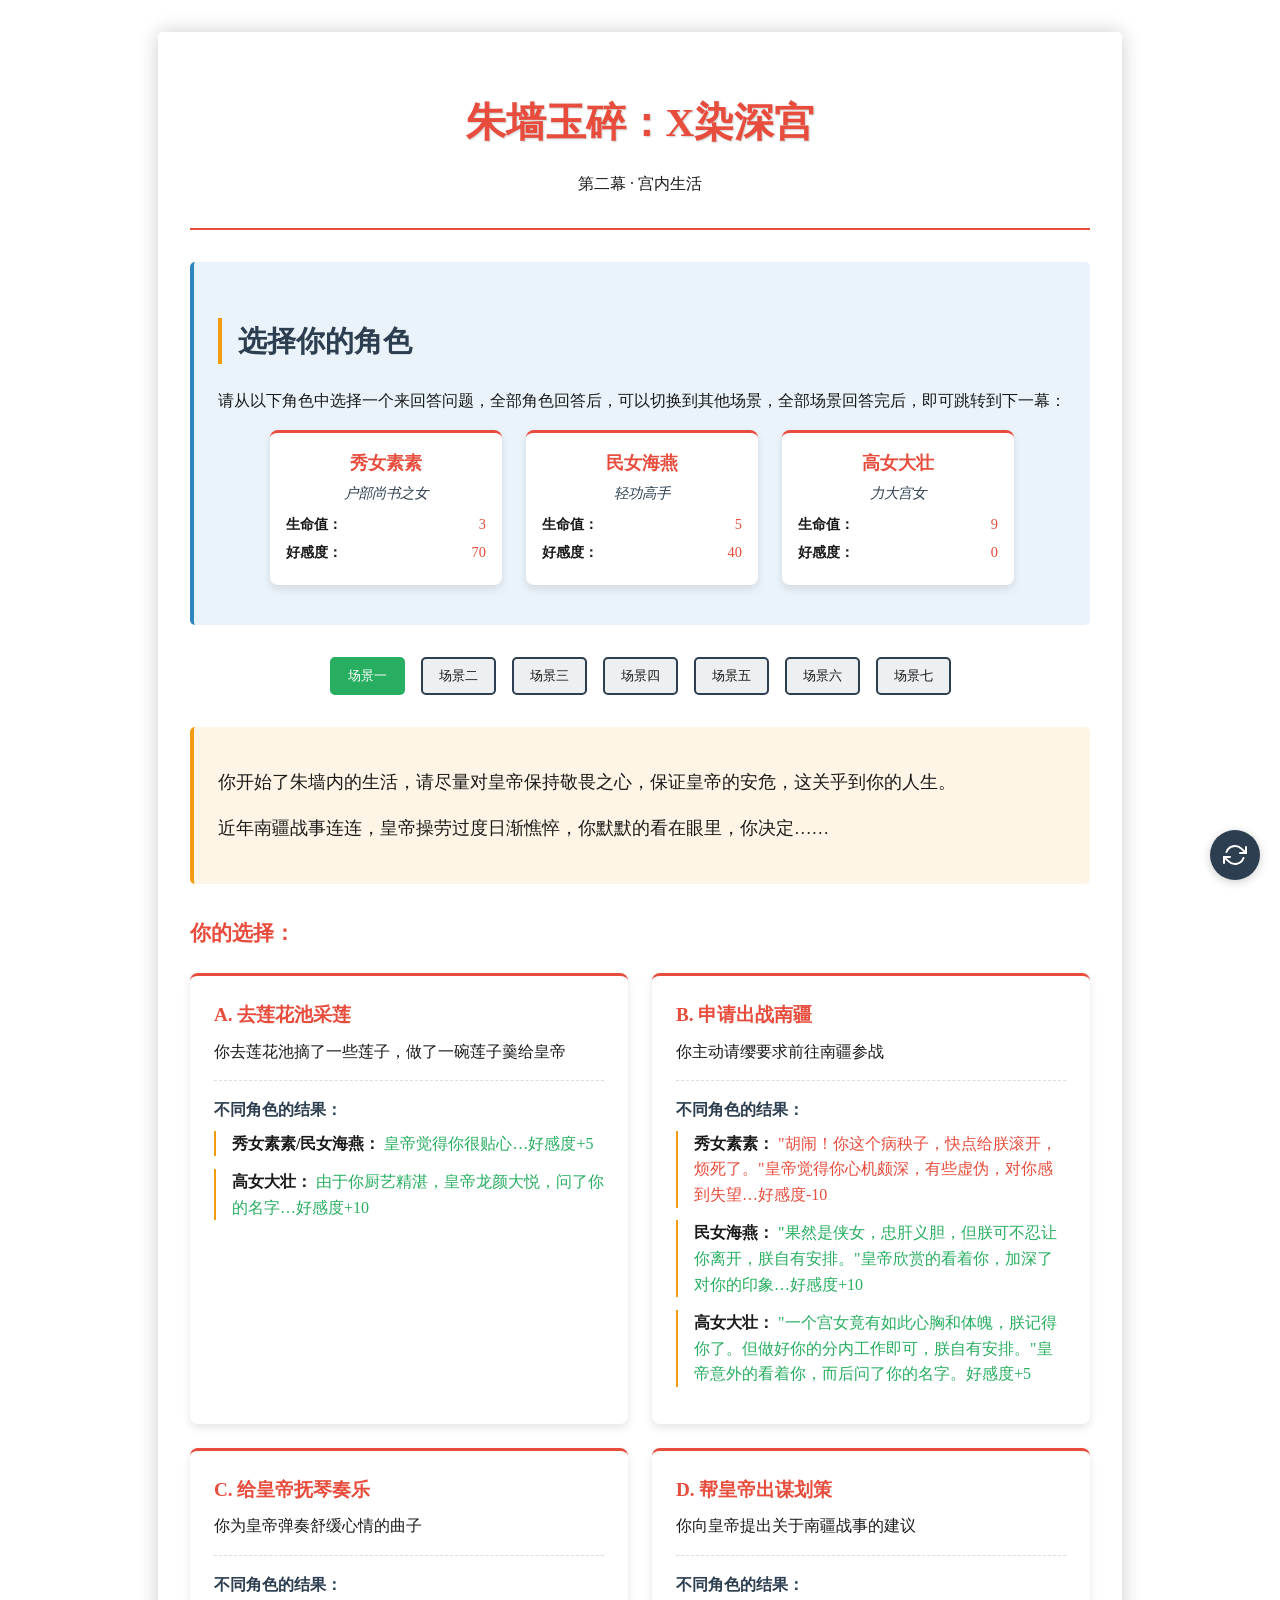
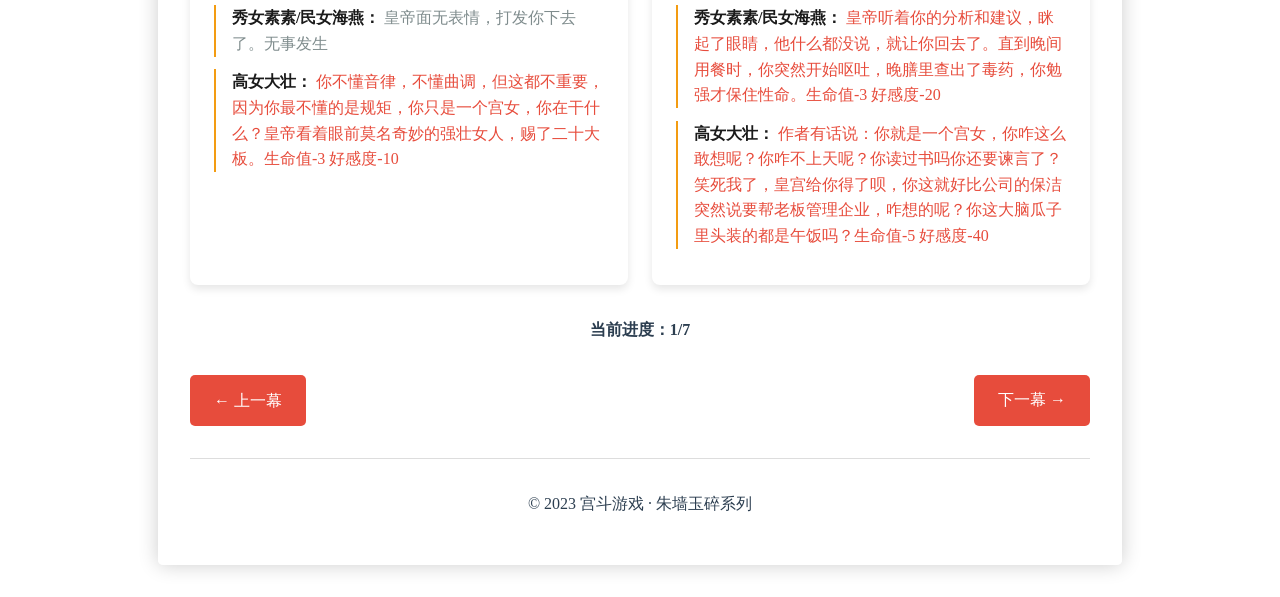
<file: zhuqiang/next-page.html/index.html>
<!DOCTYPE html>
<html lang="zh-CN">
<head>
    <meta charset="UTF-8">
    <meta name="viewport" content="width=device-width, initial-scale=1.0, maximum-scale=1.0, user-scalable=no, shrink-to-fit=no">
    <meta name="apple-mobile-web-app-capable" content="yes">
    <meta name="apple-mobile-web-app-status-bar-style" content="black">
    <title>朱墙玉碎：X染深宫 - 第二幕</title>
    <style>
        /* 样式保持不变，与原始代码相同 */
        :root {
            --primary: #e74c3c;
            --secondary: #2c3e50;
            --accent: #f39c12;
            --light: #ecf0f1;
            --dark: #1a1a1a;
        }
        
        body {
            font-family: 'SimSun', '宋体', serif;
            background: url('https://img.freepik.com/free-photo/chinese-palace_1417-1500.jpg') center/cover fixed;
            color: var(--dark);
            line-height: 1.6;
            margin: 0;
            padding: 0;
            min-height: 100vh;
            position: relative;
            -webkit-overflow-scrolling: touch;
        }
        
        body::before {
            content: "";
            position: absolute;
            top: 0;
            left: 0;
            width: 100%;
            height: 100%;
            background: rgba(255, 255, 255, 0.85);
            z-index: -1;
        }
        
        .container {
            max-width: 900px;
            margin: 0 auto;
            padding: 2rem;
            background: rgba(255, 255, 255, 0.9);
            box-shadow: 0 0 20px rgba(0, 0, 0, 0.2);
            border-radius: 5px;
            margin-top: 2rem;
            margin-bottom: 2rem;
            position: relative;
        }
        
        header {
            text-align: center;
            margin-bottom: 2rem;
            border-bottom: 2px solid var(--primary);
            padding-bottom: 1rem;
        }
        
        h1 {
            color: var(--primary);
            font-size: 2.5rem;
            margin-bottom: 0.5rem;
            text-shadow: 1px 1px 2px rgba(0, 0, 0, 0.2);
        }
        
        h2 {
            color: var(--secondary);
            font-size: 1.8rem;
            margin-top: 2rem;
            border-left: 4px solid var(--accent);
            padding-left: 1rem;
        }
        
        .scene-intro {
            background: rgba(243, 156, 18, 0.1);
            padding: 1.5rem;
            border-radius: 5px;
            margin: 1.5rem 0;
            border-left: 4px solid var(--accent);
            font-size: 1.1rem;
        }
        
        .decision-section {
            margin: 2rem 0;
        }
        
        .decision-title {
            font-weight: bold;
            color: var(--primary);
            font-size: 1.3rem;
            margin-bottom: 0.5rem;
        }
        
        .options-grid {
            display: grid;
            grid-template-columns: repeat(auto-fit, minmax(300px, 1fr));
            gap: 1.5rem;
            margin-top: 1.5rem;
        }
        
        .option-card {
            background: white;
            border-radius: 8px;
            box-shadow: 0 4px 8px rgba(0, 0, 0, 0.1);
            padding: 1.5rem;
            transition: transform 0.3s;
            border-top: 3px solid var(--primary);
            cursor: pointer;
        }
        
        .option-card:hover {
            transform: translateY(-5px);
        }
        
        .option-card.selected {
            border-top: 3px solid var(--accent);
            box-shadow: 0 4px 12px rgba(243, 156, 18, 0.3);
        }
        
        .option-letter {
            font-weight: bold;
            color: var(--primary);
            font-size: 1.2rem;
            margin-bottom: 0.5rem;
        }
        
        .option-desc {
            margin-bottom: 1rem;
        }
        
        .outcomes {
            margin-top: 1rem;
            padding-top: 1rem;
            border-top: 1px dashed #ddd;
        }
        
        .outcome-title {
            font-weight: bold;
            color: var(--secondary);
            margin-bottom: 0.5rem;
        }
        
        .outcome-item {
            margin-bottom: 0.8rem;
            padding-left: 1rem;
            border-left: 2px solid var(--accent);
        }
        
        .outcome-positive {
            color: #27ae60;
        }
        
        .outcome-negative {
            color: #e74c3c;
        }
        
        .outcome-neutral {
            color: #7f8c8d;
        }
        
        .progress-indicator {
            text-align: center;
            margin-top: 2rem;
            font-weight: bold;
            color: var(--secondary);
        }
        
        footer {
            text-align: center;
            margin-top: 2rem;
            padding-top: 1rem;
            border-top: 1px solid #ddd;
            color: var(--secondary);
        }
        
        .character-selection {
            margin: 2rem 0;
            padding: 1.5rem;
            background: rgba(46, 134, 193, 0.1);
            border-radius: 5px;
            border-left: 4px solid #2e86c1;
        }
        
        .character-cards {
            display: flex;
            flex-wrap: wrap;
            gap: 1.5rem;
            justify-content: center;
            margin: 1rem 0;
        }
        
        .character-card {
            background: white;
            border-radius: 8px;
            box-shadow: 0 4px 8px rgba(0, 0, 0, 0.1);
            width: 200px;
            padding: 1rem;
            transition: transform 0.3s;
            border-top: 3px solid var(--primary);
            cursor: pointer;
        }
        
        .character-card:hover {
            transform: translateY(-5px);
        }
        
        .character-card.selected {
            border-top: 3px solid var(--accent);
            box-shadow: 0 4px 12px rgba(243, 156, 18, 0.3);
        }
        
        .character-name {
            font-size: 1.1rem;
            color: var(--primary);
            margin-bottom: 0.3rem;
            text-align: center;
            font-weight: bold;
        }
        
        .character-title {
            font-style: italic;
            text-align: center;
            margin-bottom: 0.5rem;
            color: var(--secondary);
            font-size: 0.9rem;
        }
        
        .character-stats {
            margin-top: 0.5rem;
            font-size: 0.9rem;
        }
        
        .stat {
            display: flex;
            justify-content: space-between;
            margin-bottom: 0.3rem;
        }
        
        .stat-name {
            font-weight: bold;
        }
        
        .stat-value {
            color: var(--primary);
        }
        
        .result-section {
            margin-top: 2rem;
            padding: 1.5rem;
            background: rgba(39, 174, 96, 0.1);
            border-radius: 5px;
            border-left: 4px solid #27ae60;
            display: none;
        }
        
        .result-title {
            font-weight: bold;
            color: var(--secondary);
            font-size: 1.2rem;
            margin-bottom: 1rem;
        }
        
        .result-details {
            margin-top: 1rem;
        }
        
        .result-change {
            display: flex;
            justify-content: space-between;
            margin-bottom: 0.5rem;
        }
        
        .nav-buttons {
            display: flex;
            justify-content: space-between;
            margin-top: 2rem;
        }
        
        .nav-btn {
            display: inline-block;
            padding: 0.8rem 1.5rem;
            background-color: var(--primary);
            color: white;
            text-decoration: none;
            border-radius: 5px;
            transition: all 0.3s;
            cursor: pointer;
            border: none;
            font-family: inherit;
            font-size: inherit;
        }
        
        .nav-btn:hover {
            background-color: #c0392b;
            transform: translateY(-2px);
        }
        
        .nav-btn:disabled {
            background-color: #95a5a6;
            cursor: not-allowed;
            opacity: 0.7;
        }
        
        .toast {
            position: fixed;
            top: 20px;
            left: 50%;
            transform: translateX(-50%);
            background-color: rgba(0, 0, 0, 0.8);
            color: white;
            padding: 12px 24px;
            border-radius: 4px;
            z-index: 1000;
            opacity: 0;
            transition: opacity 0.3s ease;
            pointer-events: none;
        }
        
        .toast.show {
            opacity: 1;
        }
        
        .reset-btn {
            position: fixed;
            bottom: 20px;
            right: 20px;
            background-color: var(--secondary);
            color: white;
            width: 50px;
            height: 50px;
            border-radius: 50%;
            display: flex;
            align-items: center;
            justify-content: center;
            cursor: pointer;
            box-shadow: 0 2px 10px rgba(0, 0, 0, 0.2);
            z-index: 999;
        }
        
        .reset-btn:hover {
            background-color: #1a252f;
        }
        
        .scene-nav {
            display: flex;
            justify-content: center;
            gap: 1rem;
            margin: 2rem 0;
            flex-wrap: wrap;
        }
        
        .scene-btn {
            padding: 0.5rem 1rem;
            background-color: var(--light);
            color: var(--dark);
            border: 2px solid var(--secondary);
            border-radius: 5px;
            cursor: pointer;
            transition: all 0.3s;
        }
        
        .scene-btn:hover {
            background-color: var(--secondary);
            color: white;
        }
        
        .scene-btn.active {
            background-color: var(--primary);
            color: white;
            border-color: var(--primary);
        }
        
        .scene-btn.completed {
            background-color: #27ae60;
            color: white;
            border-color: #27ae60;
        }
        
        .scene-content {
            display: none;
        }
        
        .scene-content.active {
            display: block;
        }
        
        @media (max-width: 768px) {
            .container {
                padding: 1rem;
                margin-top: 1rem;
                margin-bottom: 1rem;
            }
            
            h1 {
                font-size: 2rem;
            }
            
            h2 {
                font-size: 1.5rem;
            }
            
            .options-grid {
                grid-template-columns: 1fr;
            }
            
            .character-cards {
                flex-direction: column;
                align-items: center;
            }
            
            .character-card {
                width: 100%;
            }
            
            .reset-btn {
                bottom: 10px;
                right: 10px;
                width: 40px;
                height: 40px;
            }
        }
    </style>
</head>
<body>
    <div class="toast" id="toast"></div>
    
    <div class="reset-btn" onclick="resetGame()">
        <svg xmlns="http://www.w3.org/2000/svg" width="24" height="24" viewBox="0 0 24 24" fill="none" stroke="currentColor" stroke-width="2" stroke-linecap="round" stroke-linejoin="round">
            <polyline points="23 4 23 10 17 10"></polyline>
            <polyline points="1 20 1 14 7 14"></polyline>
            <path d="M3.51 9a9 9 0 0 1 14.85-3.36L23 10M1 14l4.64 4.36A9 9 0 0 0 20.49 15"></path>
        </svg>
    </div>
    
    <div class="container">
        <header>
            <h1>朱墙玉碎：X染深宫</h1>
            <p>第二幕 · 宫内生活</p>
        </header>
        
        <!-- 角色选择区域 -->
        <section class="character-selection">
            <h2>选择你的角色</h2>
            <p>请从以下角色中选择一个来回答问题，全部角色回答后，可以切换到其他场景，全部场景回答完后，即可跳转到下一幕：</p>
            
            <div class="character-cards">
                <div class="character-card" id="susu" onclick="selectCharacter('susu')">
                    <div class="character-name">秀女素素</div>
                    <div class="character-title">户部尚书之女</div>
                    <div class="character-stats">
                        <div class="stat">
                            <span class="stat-name">生命值：</span>
                            <span class="stat-value" id="susu-hp">3</span>
                        </div>
                        <div class="stat">
                            <span class="stat-name">好感度：</span>
                            <span class="stat-value" id="susu-favor">70</span>
                        </div>
                    </div>
                </div>
                
                <div class="character-card" id="haiyan" onclick="selectCharacter('haiyan')">
                    <div class="character-name">民女海燕</div>
                    <div class="character-title">轻功高手</div>
                    <div class="character-stats">
                        <div class="stat">
                            <span class="stat-name">生命值：</span>
                            <span class="stat-value" id="haiyan-hp">5</span>
                        </div>
                        <div class="stat">
                            <span class="stat-name">好感度：</span>
                            <span class="stat-value" id="haiyan-favor">40</span>
                        </div>
                    </div>
                </div>
                
                <div class="character-card" id="dazhuang" onclick="selectCharacter('dazhuang')">
                    <div class="character-name">高女大壮</div>
                    <div class="character-title">力大宫女</div>
                    <div class="character-stats">
                        <div class="stat">
                            <span class="stat-name">生命值：</span>
                            <span class="stat-value" id="dazhuang-hp">9</span>
                        </div>
                        <div class="stat">
                            <span class="stat-name">好感度：</span>
                            <span class="stat-value" id="dazhuang-favor">0</span>
                        </div>
                    </div>
                </div>
            </div>
        </section>
        
        <!-- 场景导航 -->
        <div class="scene-nav">
            <button class="scene-btn active" onclick="switchScene(1)">场景一</button>
            <button class="scene-btn" onclick="switchScene(2)">场景二</button>
            <button class="scene-btn" onclick="switchScene(3)">场景三</button>
            <button class="scene-btn" onclick="switchScene(4)">场景四</button>
            <button class="scene-btn" onclick="switchScene(5)">场景五</button>
            <button class="scene-btn" onclick="switchScene(6)">场景六</button>
            <button class="scene-btn" onclick="switchScene(7)">场景七</button>
        </div>
        
        <!-- 场景一 -->
        <div class="scene-content active" id="scene1">
            <section class="scene-intro">
                <p>你开始了朱墙内的生活，请尽量对皇帝保持敬畏之心，保证皇帝的安危，这关乎到你的人生。</p>
                <p>近年南疆战事连连，皇帝操劳过度日渐憔悴，你默默的看在眼里，你决定……</p>
            </section>
            
            <section class="decision-section">
                <div class="decision-title">你的选择：</div>
                
                <div class="options-grid">
                    <div class="option-card" id="scene1-optionA" onclick="selectOption(1, 'A')">
                        <div class="option-letter">A. 去莲花池采莲</div>
                        <div class="option-desc">你去莲花池摘了一些莲子，做了一碗莲子羹给皇帝</div>
                        
                        <div class="outcomes">
                            <div class="outcome-title">不同角色的结果：</div>
                            
                            <div class="outcome-item">
                                <strong>秀女素素/民女海燕：</strong>
                                <span class="outcome-positive">皇帝觉得你很贴心…好感度+5</span>
                            </div>
                            
                            <div class="outcome-item">
                                <strong>高女大壮：</strong>
                                <span class="outcome-positive">由于你厨艺精湛，皇帝龙颜大悦，问了你的名字…好感度+10</span>
                            </div>
                        </div>
                    </div>
                    
                    <div class="option-card" id="scene1-optionB" onclick="selectOption(1, 'B')">
                        <div class="option-letter">B. 申请出战南疆</div>
                        <div class="option-desc">你主动请缨要求前往南疆参战</div>
                        
                        <div class="outcomes">
                            <div class="outcome-title">不同角色的结果：</div>
                            
                            <div class="outcome-item">
                                <strong>秀女素素：</strong>
                                <span class="outcome-negative">"胡闹！你这个病秧子，快点给朕滚开，烦死了。"皇帝觉得你心机颇深，有些虚伪，对你感到失望…好感度-10</span>
                            </div>
                            
                            <div class="outcome-item">
                                <strong>民女海燕：</strong>
                                <span class="outcome-positive">"果然是侠女，忠肝义胆，但朕可不忍让你离开，朕自有安排。"皇帝欣赏的看着你，加深了对你的印象…好感度+10</span>
                            </div>
                            
                            <div class="outcome-item">
                                <strong>高女大壮：</strong>
                                <span class="outcome-positive">"一个宫女竟有如此心胸和体魄，朕记得你了。但做好你的分内工作即可，朕自有安排。"皇帝意外的看着你，而后问了你的名字。好感度+5</span>
                            </div>
                        </div>
                    </div>
                    
                    <div class="option-card" id="scene1-optionC" onclick="selectOption(1, 'C')">
                        <div class="option-letter">C. 给皇帝抚琴奏乐</div>
                        <div class="option-desc">你为皇帝弹奏舒缓心情的曲子</div>
                        
                        <div class="outcomes">
                            <div class="outcome-title">不同角色的结果：</div>
                            
                            <div class="outcome-item">
                                <strong>秀女素素/民女海燕：</strong>
                                <span class="outcome-neutral">皇帝面无表情，打发你下去了。无事发生</span>
                            </div>
                            
                            <div class="outcome-item">
                                <strong>高女大壮：</strong>
                                <span class="outcome-negative">你不懂音律，不懂曲调，但这都不重要，因为你最不懂的是规矩，你只是一个宫女，你在干什么？皇帝看着眼前莫名奇妙的强壮女人，赐了二十大板。生命值-3 好感度-10</span>
                            </div>
                        </div>
                    </div>
                    
                    <div class="option-card" id="scene1-optionD" onclick="selectOption(1, 'D')">
                        <div class="option-letter">D. 帮皇帝出谋划策</div>
                        <div class="option-desc">你向皇帝提出关于南疆战事的建议</div>
                        
                        <div class="outcomes">
                            <div class="outcome-title">不同角色的结果：</div>
                            
                            <div class="outcome-item">
                                <strong>秀女素素/民女海燕：</strong>
                                <span class="outcome-negative">皇帝听着你的分析和建议，眯起了眼睛，他什么都没说，就让你回去了。直到晚间用餐时，你突然开始呕吐，晚膳里查出了毒药，你勉强才保住性命。生命值-3 好感度-20</span>
                            </div>
                            
                            <div class="outcome-item">
                                <strong>高女大壮：</strong>
                                <span class="outcome-negative">作者有话说：你就是一个宫女，你咋这么敢想呢？你咋不上天呢？你读过书吗你还要谏言了？笑死我了，皇宫给你得了呗，你这就好比公司的保洁突然说要帮老板管理企业，咋想的呢？你这大脑瓜子里头装的都是午饭吗？生命值-5 好感度-40</span>
                            </div>
                        </div>
                    </div>
                </div>
            </section>
            
            <section class="result-section" id="scene1-result">
                <div class="result-title">选择结果</div>
                <div id="scene1-resultText"></div>
                <div class="result-details" id="scene1-resultDetails"></div>
            </section>
        </div>
        
        <!-- 场景二 -->
        <div class="scene-content" id="scene2">
            <section class="scene-intro">
                <p>皇后带着小皇子在坤宁宫不慎落水，你打算救谁？</p>
            </section>
            
            <section class="decision-section">
                <div class="decision-title">你的选择：</div>
                
                <div class="options-grid">
                    <div class="option-card" id="scene2-optionA" onclick="selectOption(2, 'A')">
                        <div class="option-letter">A. 皇后</div>
                        <div class="option-desc">你心系皇后，急忙跳入水中</div>
                        
                        <div class="outcomes">
                            <div class="outcome-title">不同角色的结果：</div>
                            
                            <div class="outcome-item">
                                <strong>通用触发：</strong>
                                <span class="outcome-neutral">你心系皇后，急忙跳入水中，完全没考虑小皇子的安危，好在侍卫及时赶到，救起了小皇子。皇帝知道后勃然大怒，怒斥了你，但夜晚，你收到了皇后赐给你的十全大补丹。生命值+1 好感度-10</span>
                            </div>
                            
                            <div class="outcome-item">
                                <strong>秀女素素触发：</strong>
                                <span class="outcome-neutral">你心系皇后，急忙跳入水中，可完全没考虑自己那不太硬朗的身子骨，还好侍卫及时赶到，救下了你们三人。你虽然因此染上风寒，但皇帝知道你的行为后很赏识你，翻了你的牌子。生命值-1 好感度+10</span>
                            </div>
                        </div>
                    </div>
                    
                    <div class="option-card" id="scene2-optionB" onclick="selectOption(2, 'B')">
                        <div class="option-letter">B. 小皇子</div>
                        <div class="option-desc">你心系龙嗣，急忙跳入水中</div>
                        
                        <div class="outcomes">
                            <div class="outcome-title">不同角色的结果：</div>
                            
                            <div class="outcome-item">
                                <strong>通用触发：</strong>
                                <span class="outcome-positive">你心系龙嗣，急忙跳入水中，完全没考虑皇后的安危，好在侍卫及时赶到，救下了皇后。皇后爱子心切，因此没有因你先救小皇子而感到不满，还在皇帝面前美言了你。好感度+10</span>
                            </div>
                        </div>
                    </div>
                    
                    <div class="option-card" id="scene2-optionC" onclick="selectOption(2, 'C')">
                        <div class="option-letter">C. 都救</div>
                        <div class="option-desc">你试图将二人一起拉上岸</div>
                        
                        <div class="outcomes">
                            <div class="outcome-title">不同角色的结果：</div>
                            
                            <div class="outcome-item">
                                <strong>通用触发：</strong>
                                <span class="outcome-negative">你心系后宫，试图将二人一起拉上岸，但你高估了自己的实力，因此一个都没救上来，还好侍卫及时赶到，救下了皇后母子。皇后狠毒的看了你一眼，而后一段时间，皇帝都没来找过你。好感度-10</span>
                            </div>
                            
                            <div class="outcome-item">
                                <strong>高女大壮触发：</strong>
                                <span class="outcome-positive">你心系后宫，试图将二人一起拉上岸，由于体魄强健，你很轻松的捞起皇后母子，皇后对你大为赞赏，不仅赐你十全大补丹，还在皇帝面前美言了你。生命值+1 好感度+0</span>
                            </div>
                        </div>
                    </div>
                    
                    <div class="option-card" id="scene2-optionD" onclick="selectOption(2, 'D')">
                        <div class="option-letter">D. 都不救</div>
                        <div class="option-desc">你不敢贸然尝试，急忙去唤侍卫</div>
                        
                        <div class="outcomes">
                            <div class="outcome-title">不同角色的结果：</div>
                            
                            <div class="outcome-item">
                                <strong>通用触发：</strong>
                                <span class="outcome-neutral">你不敢贸然尝试，急忙去唤侍卫，及时的救下了皇后母子。侍卫因此得到了皇帝的嘉奖。无事发生</span>
                            </div>
                            
                            <div class="outcome-item">
                                <strong>高女大壮触发：</strong>
                                <span class="outcome-negative">作者有话说：你作为一个宫女，保护主子的安危就是你最大的使命，你在想什么？你还不救上了，真把自己当妃子啦？皇帝虽不知情，但本作者看不下去了，没想到你体格健壮但内心恶毒，赐你成就！无事发生</span>
                            </div>
                        </div>
                    </div>
                </div>
            </section>
            
            <section class="result-section" id="scene2-result">
                <div class="result-title">选择结果</div>
                <div id="scene2-resultText"></div>
                <div class="result-details" id="scene2-resultDetails"></div>
            </section>
        </div>
        
        <!-- 场景三 -->
        <div class="scene-content" id="scene3">
            <section class="scene-intro">
                <p>有宫女密报，在你住处搜出了写着皇帝生辰八字的巫蛊人偶。皇帝震怒，召你对峙。</p>
                <p>你打算怎么说？</p>
            </section>
            
            <section class="decision-section">
                <div class="decision-title">你的选择：</div>
                
                <div class="options-grid">
                    <div class="option-card" id="scene3-optionA" onclick="selectOption(3, 'A')">
                        <div class="option-letter">A. 臣妾冤枉啊！！！</div>
                        <div class="option-desc">你情绪激动，坚称清白</div>
                        
                        <div class="outcomes">
                            <div class="outcome-title">不同角色的结果：</div>
                            
                            <div class="outcome-item">
                                <strong>秀女素素/民女海燕：</strong>
                                <span class="outcome-negative">你情绪激动，坚称清白。皇帝冷眼旁观，命人彻查。因为没有证据，此事暂时压下，但皇帝心中存疑。好感度-10</span>
                            </div>
                            
                            <div class="outcome-item">
                                <strong>高女大壮：</strong>
                                <span class="outcome-neutral">皇上明鉴啊！奴婢目不识丁，怎么可能写字如此好看？皇帝闻言，神色稍霁，下令严查诬陷之人。无事发生</span>
                            </div>
                        </div>
                    </div>
                    
                    <div class="option-card" id="scene3-optionB" onclick="selectOption(3, 'B')">
                        <div class="option-letter">B. 臣妾罪该万死！！！</div>
                        <div class="option-desc">你主动认罪，但另有说辞</div>
                        
                        <div class="outcomes">
                            <div class="outcome-title">不同角色的结果：</div>
                            
                            <div class="outcome-item">
                                <strong>秀女素素：</strong>
                                <span class="outcome-positive">你细察入微，指出人偶所用布料是江南新贡的锦缎，并非宫内所有，且自证针线手法与你截然不同。但你还是认错："臣妾罪该万死，不知得罪了哪位娘娘，害的皇上竟因此等后宫丑事烦忧。"皇帝闻言心疼的拉起了你的手，并下令严查诬陷之人。好感度+10</span>
                            </div>
                            
                            <div class="outcome-item">
                                <strong>民女海燕：</strong>
                                <span class="outcome-positive">一口揽下罪行，并谎称："臣妾罪该万死，这物件是臣妾清晨在御花园后山练剑时发现的，怕打草惊蛇本想私下调查，未料被皇上知晓，臣妾疑惑，调查之事臣妾做的私密，不知是谁人告知皇上的？"皇上怒视告密宫女："把你知道的一五一十给我说出来！"宫女承认了罪行，你得以洗清冤屈。皇帝赞赏的看着你，赞叹了你的手段。好感度+10</span>
                            </div>
                            
                            <div class="outcome-item">
                                <strong>高女大壮：</strong>
                                <span class="outcome-negative">你虽然不知道发生了什么，但你觉得认错就行。于是挨了四十大板。生命值-1</span>
                            </div>
                        </div>
                    </div>
                    
                    <div class="option-card" id="scene3-optionC" onclick="selectOption(3, 'C')">
                        <div class="option-letter">C. 泪眼婆娑，一言不发</div>
                        <div class="option-desc">只是深深叩拜，相信"清者自清"</div>
                        
                        <div class="outcomes">
                            <div class="outcome-title">不同角色的结果：</div>
                            
                            <div class="outcome-item">
                                <strong>秀女素素/民女海燕：</strong>
                                <span class="outcome-negative">你表现出极大的委屈与无助，相信"清者自清"。皇帝见你如此，心生怜惜，不再深究，但此事终究成了一根刺。好感度-5</span>
                            </div>
                            
                            <div class="outcome-item">
                                <strong>高女大壮：</strong>
                                <span class="outcome-negative">你表现出极大的委屈与无助，相信"清者自清"。皇帝见你如此，好奇的问：你哭密码呢？拉下去打四十大板。生命值-1</span>
                            </div>
                        </div>
                    </div>
                </div>
            </section>
            
            <section class="result-section" id="scene3-result">
                <div class="result-title">选择结果</div>
                <div id="scene3-resultText"></div>
                <div class="result-details" id="scene3-resultDetails"></div>
            </section>
        </div>
        
        <!-- 场景四 -->
        <div class="scene-content" id="scene4">
            <section class="scene-intro">
                <p>太后寿辰将至，后宫上下皆在准备贺礼，你打算……</p>
            </section>
            
            <section class="decision-section">
                <div class="decision-title">你的选择：</div>
                
                <div class="options-grid">
                    <div class="option-card" id="scene4-optionA" onclick="selectOption(4, 'A')">
                        <div class="option-letter">A. 亲手制作一份贺礼</div>
                        <div class="option-desc">用心为太后准备一份手工贺礼</div>
                        
                        <div class="outcomes">
                            <div class="outcome-title">不同角色的结果：</div>
                            
                            <div class="outcome-item">
                                <strong>秀女素素：</strong>
                                <span class="outcome-positive">你为太后亲手刺了一份百寿图，太后欢喜的很，皇帝也觉得你很用心。好感度+5</span>
                            </div>
                            
                            <div class="outcome-item">
                                <strong>高女大壮：</strong>
                                <span class="outcome-positive">你亲自为太后做了一份佛跳墙，太后特别喜欢，皇帝邀你改日再来慈宁宫一展厨艺。好感度+10</span>
                            </div>
                            
                            <div class="outcome-item">
                                <strong>民女海燕：</strong>
                                <span class="outcome-negative">你为太后锻了一把宝剑，可镇压世间一切邪祟，太后不明所以，估计她想先镇压了你。好感度-10</span>
                            </div>
                        </div>
                    </div>
                    
                    <div class="option-card" id="scene4-optionB" onclick="selectOption(4, 'B')">
                        <div class="option-letter">B. 为太后表演节目</div>
                        <div class="option-desc">在寿宴上献上一场精彩的表演</div>
                        
                        <div class="outcomes">
                            <div class="outcome-title">不同角色的结果：</div>
                            
                            <div class="outcome-item">
                                <strong>民女海燕：</strong>
                                <span class="outcome-positive">你为太后舞剑，太后本就随太上皇征战沙场，见你英气十足，欢喜得很，在皇帝面前美言了你几句。好感度+5</span>
                            </div>
                            
                            <div class="outcome-item">
                                <strong>高女大壮：</strong>
                                <span class="outcome-positive">你为太后表演了胸口碎大石，太后和皇帝都看傻了，开国以来从未见过能胸口碎大石的妃子，于是太后封你为本朝第一巴图鲁。好感度+20</span>
                            </div>
                            
                            <div class="outcome-item">
                                <strong>秀女素素：</strong>
                                <span class="outcome-negative">你给太后舞了一曲，但收场时不慎摔倒，太后并未说什么，但皇帝有些不悦。好感度-10</span>
                            </div>
                        </div>
                    </div>
                    
                    <div class="option-card" id="scene4-optionC" onclick="selectOption(4, 'C')">
                        <div class="option-letter">C. 花大价钱搜寻一份稀世珍宝</div>
                        <div class="option-desc">用重金购买珍贵的贺礼</div>
                        
                        <div class="outcomes">
                            <div class="outcome-title">不同角色的结果：</div>
                            
                            <div class="outcome-item">
                                <strong>民女海燕/高女大壮：</strong>
                                <span class="outcome-neutral">国库吃紧，你掏空年俸也只能为太后买来一盏琉璃盏，并没引起太大注意。无事发生</span>
                            </div>
                            
                            <div class="outcome-item">
                                <strong>秀女素素：</strong>
                                <span class="outcome-positive">你问户部尚书要了些钱财，花大价钱买来了一颗夜明珠，太后欢喜的很。好感度+10</span>
                            </div>
                        </div>
                    </div>
                    
                    <div class="option-card" id="scene4-optionD" onclick="selectOption(4, 'D')">
                        <div class="option-letter">D. 点九十九盏鎏金寿字宫灯为太后祈福</div>
                        <div class="option-desc">在佛堂为太后诵经祈福</div>
                        
                        <div class="outcomes">
                            <div class="outcome-title">不同角色的结果：</div>
                            
                            <div class="outcome-item">
                                <strong>秀女素素/民女海燕：</strong>
                                <span class="outcome-positive">你为太后诵经祈福，路过的皇帝很是欣赏你的行为。好感度+5</span>
                            </div>
                            
                            <div class="outcome-item">
                                <strong>高女大壮：</strong>
                                <span class="outcome-negative">你为太后诵经祈福，过程实在无趣，你睡着了，醒来时佛堂已燃起熊熊大火，你再傻也明白你闯祸了。于是你急忙逃跑，没有被抓到，皇帝得知后认为寓意不好，愤怒不已。后宫所有人好感度-15</span>
                            </div>
                        </div>
                    </div>
                </div>
            </section>
            
            <section class="result-section" id="scene4-result">
                <div class="result-title">选择结果</div>
                <div id="scene4-resultText"></div>
                <div class="result-details" id="scene4-resultDetails"></div>
            </section>
        </div>
                <!-- 场景五 -->
        <div class="scene-content" id="scene5">
            <section class="scene-intro">
                <p>皇帝微服私访，决定带两名女眷，另一人协理后宫。你们三人都想跟去，皇帝让你们自行安排：</p>
            </section>
            
            <section class="decision-section">
                <div class="decision-title">投票选择：</div>
                
                <div class="options-grid">
                    <div class="option-card" id="scene5-optionA" onclick="selectOption(5, 'A')">
                        <div class="option-letter">A. 大壮和素素随行，海燕留</div>
                        <div class="option-desc">大壮和素素跟随皇帝微服私访</div>
                        
                        <div class="outcomes">
                            <div class="outcome-title">结果：</div>
                            
                            <div class="outcome-item">
                                <span class="outcome-negative">大壮是个路痴，走了很多弯路，最后比预计行程晚了十多天。因此素素的身体吃不消了，上吐下泻。皇帝心烦意乱，回宫后还发现海燕逼着三皇子练轻功摔断了腿。</span>
                            </div>
                            
                            <div class="outcome-item">
                                <strong>结果：</strong>
                                <span class="outcome-negative">大壮好感度-5 素素好感度-0 生命值-1 海燕好感度-5</span>
                            </div>
                        </div>
                    </div>
                    
                    <div class="option-card" id="scene5-optionB" onclick="selectOption(5, 'B')">
                        <div class="option-letter">B. 素素和海燕随行，大壮留</div>
                        <div class="option-desc">素素和海燕跟随皇帝微服私访</div>
                        
                        <div class="outcomes">
                            <div class="outcome-title">结果：</div>
                            
                            <div class="outcome-item">
                                <span class="outcome-positive">海燕本就是江湖人士，不仅带着皇帝体察民情，还同时游山玩水。但因素素身体孱弱，只得早些回去，回宫后发现大壮每天都给皇后亲自做膳，小皇子因此还胖了三斤。</span>
                            </div>
                            
                            <div class="outcome-item">
                                <strong>结果：</strong>
                                <span class="outcome-positive">海燕好感度+10 大壮好感度+10 素素好感度-5</span>
                            </div>
                        </div>
                    </div>
                    
                    <div class="option-card" id="scene5-optionC" onclick="selectOption(5, 'C')">
                        <div class="option-letter">C. 海燕和大壮随行，素素留</div>
                        <div class="option-desc">海燕和大壮跟随皇帝微服私访</div>
                        
                        <div class="outcomes">
                            <div class="outcome-title">结果：</div>
                            
                            <div class="outcome-item">
                                <span class="outcome-positive">海燕本就是江湖人士，不仅带着皇帝体察民情，还同时游山玩水。大壮也变着花样给皇帝做美食，某天遇到了一伙刺客，但也被二人轻松解决，回宫后素素也将后宫打理的井井有条，皇帝曰：有妻们如此朕亦何求？</span>
                            </div>
                            
                            <div class="outcome-item">
                                <strong>结果：</strong>
                                <span class="outcome-positive">后宫好感度+15（所有玩家）</span>
                            </div>
                        </div>
                    </div>
                </div>
            </section>
            
            <section class="result-section" id="scene5-result">
                <div class="result-title">选择结果</div>
                <div id="scene5-resultText"></div>
                <div class="result-details" id="scene5-resultDetails"></div>
            </section>
        </div>
                    <!-- 场景六 -->
        <div class="scene-content" id="scene6">
            <section class="scene-intro">
                <p>某天夜里，你听见一个小太监在某处哭泣。你好奇询问，他告知你他不小心打碎了皇帝的御碗，你决定.......</p>
            </section>
            
            <section class="decision-section">
                <div class="decision-title">你的选择：</div>
                
                <div class="options-grid">
                    <div class="option-card" id="scene6-optionA" onclick="selectOption(6, 'A')">
                        <div class="option-letter">A. 替小太监抗下责任</div>
                        <div class="option-desc">你决定为小太监承担责任</div>
                        
                        <div class="outcomes">
                            <div class="outcome-title">不同身份的结果：</div>
                            
                            <div class="outcome-item">
                                <strong>嫔及以上触发：</strong>
                                <span class="outcome-positive">皇帝早知实情，但没责你欺君，反而因你大度另眼相看。好感度+5太监因此忠心于你，用祖传配方给你炖了一锅参鸡汤 生命值+1</span>
                            </div>
                            
                            <div class="outcome-item">
                                <strong>嫔以下触发：</strong>
                                <span class="outcome-negative">皇帝觉得你笨手笨脚的，几天没理你。好感度-5</span>
                            </div>
                        </div>
                    </div>
                    
                    <div class="option-card" id="scene6-optionB" onclick="selectOption(6, 'B')">
                        <div class="option-letter">B. 哭哭哭，还有脸哭？</div>
                        <div class="option-desc">你严厉训斥小太监</div>
                        
                        <div class="outcomes">
                            <div class="outcome-title">结果：</div>
                            
                            <div class="outcome-item">
                                <span class="outcome-positive">做错事就要有做错事的态度，下次才能长记性，知道了吗？自己掌嘴二十，你刻薄地说着。并在隔天把情况禀报给了皇帝。皇帝觉得你做事有原则，大为赞赏。好感度+10</span>
                            </div>
                        </div>
                    </div>
                    
                    <div class="option-card" id="scene6-optionC" onclick="selectOption(6, 'C')">
                        <div class="option-letter">C. 替小太监美言几句</div>
                        <div class="option-desc">你为小太监向皇帝求情</div>
                        
                        <div class="outcomes">
                            <div class="outcome-title">不同身份的结果：</div>
                            
                            <div class="outcome-item">
                                <strong>嫔及以上触发：</strong>
                                <span class="outcome-positive">皇帝看出了你的善心，并没有责罚小太监，小太监因此忠心于你，用祖传配方给你炖了一锅鸡汤。生命值+1</span>
                            </div>
                            
                            <div class="outcome-item">
                                <strong>嫔以下触发：</strong>
                                <span class="outcome-negative">皇帝觉得你话里有话，便问了你实情，你如实交代，皇帝冷哼道："你真是愈发没规矩了。"好感度+5</span>
                            </div>
                        </div>
                    </div>
                </div>
            </section>
            
            <section class="result-section" id="scene6-result">
                <div class="result-title">选择结果</div>
                <div id="scene6-resultText"></div>
                <div class="result-details" id="scene6-resultDetails"></div>
            </section>
        </div>
        <!-- 场景七 -->
<div class="scene-content" id="scene7">
    <section class="scene-intro">
        <p>你陪皇帝散心，皇帝心情不错，笑着逗你："只许说一个，你觉得后宫中朕最宠谁？"</p>
    </section>
    
    <section class="decision-section">
        <div class="decision-title">你的选择：</div>
        
        <div class="options-grid">
            <div class="option-card" id="scene7-optionA" onclick="selectOption(7, 'A')">
                <div class="option-letter">A. 素素</div>
                <div class="option-desc">选择素素作为最受宠的妃子</div>
                
                <div class="outcomes">
                    <div class="outcome-title">不同角色的结果：</div>
                    
                    <div class="outcome-item">
                        <strong>大壮触发：</strong>
                        <span class="outcome-negative">"皇上，当然是素素了，谁不知道你一个月翻了素素九次牌子~"皇帝明显没想到老实的你能这么回答，一时语塞，闹了八个大红脸。心中觉得你毕竟宫女出身，有些小家子气。好感度-10</span>
                    </div>
                    
                    <div class="outcome-item">
                        <strong>海燕触发：</strong>
                        <span class="outcome-positive">"皇上，当然是素素了。素素温婉得体，懂得关心皇上。臣妾还需要多加学习呢~"皇帝见你如此回答哈哈大笑："朕的海燕能如此想的话，未必不如素素温婉。"好感度+10</span>
                    </div>
                    
                    <div class="outcome-item">
                        <strong>素素触发：</strong>
                        <span class="outcome-positive">"皇上现在与谁在御花园散心呢？"你调皮的回答惹得皇帝哈哈大笑，牵住了你的手。好感度+10</span>
                    </div>
                </div>
            </div>
            
            <div class="option-card" id="scene7-optionB" onclick="selectOption(7, 'B')">
                <div class="option-letter">B. 海燕</div>
                <div class="option-desc">选择海燕作为最受宠的妃子</div>
                
                <div class="outcomes">
                    <div class="outcome-title">不同角色的结果：</div>
                    
                    <div class="outcome-item">
                        <strong>大壮触发：</strong>
                        <span class="outcome-positive">"当然是海燕！反正我很崇拜她！侠肝义胆英气十足，真有女侠风范！"皇帝见你这么崇拜海燕，也不由的想起了海燕飒爽的英姿，晚上翻了海燕的牌子。</span>
                    </div>
                    
                    <div class="outcome-item">
                        <strong>海燕触发：</strong>
                        <span class="outcome-positive">你没有直接回答，而是一改常态的娇羞道："如果可以的话，我希望皇上最宠的是我~"皇帝从未见过你如此娇羞，顿时喜上眉梢，暗暗觉得自己把妹功力实在高超。好感度+10</span>
                    </div>
                    
                    <div class="outcome-item">
                        <strong>素素触发：</strong>
                        <span class="outcome-neutral">"当然是海燕了，自从这个海燕来了，皇上好久没来看臣妾了，看来臣妾也要去舞刀弄枪来吸引皇上注意了~"皇帝见你充满酸气的话语，连忙哄你，但心中思考，如果这个问题是海燕，她会怎么回答。无事发生</span>
                    </div>
                </div>
            </div>
            
            <div class="option-card" id="scene7-optionC" onclick="selectOption(7, 'C')">
                <div class="option-letter">C. 大壮</div>
                <div class="option-desc">选择大壮作为最受宠的妃子</div>
                
                <div class="outcomes">
                    <div class="outcome-title">不同角色的结果：</div>
                    
                    <div class="outcome-item">
                        <strong>素素触发：</strong>
                        <span class="outcome-neutral">"最近皇上倒是很爱去大壮那里用膳呢，想必近来大壮妹妹很是得宠咯。"素素酸溜溜的与皇帝撒娇，皇帝没接话，心中暗想：大壮那家伙名字要是能改一改就好了，就像海燕也是平民出身，但名字却充满灵气，不过大壮她做饭的确有一手。"说完还咽了咽口水。无事发生</span>
                    </div>
                    
                    <div class="outcome-item">
                        <strong>海燕触发：</strong>
                        <span class="outcome-positive">"臣妾以为是大壮妹妹，一是近来皇上经常前往大壮妹妹那儿，二是大壮妹妹憨态可掬，我也十分喜爱呢。"皇帝仿佛找到了共同话题："你说，她怎么取了这么一个名字。"这皇上就不知道了，在我们百姓的观念中，贱名好养活"那海燕有贱名吗？我猜叫小燕子！"不告诉你~"皇帝与你嬉闹在一起。好感度+10</span>
                    </div>
                    
                    <div class="outcome-item">
                        <strong>大壮触发：</strong>
                        <span class="outcome-positive">"回禀皇上，臣妾认为是自己，臣妾一介宫女，竟能获得皇上如此厚爱，想必臣妾一定是最幸运的了！"大壮真诚的表达了感激，皇帝保护欲爆棚："你能如此想，朕没白疼你。朕想用膳了，给朕做那个什么菠萝古老肉去。"皇帝本想搂着你，但发现没你高，于是挽着你的胳膊向你的小厨房走去。好感度+15</span>
                    </div>
                </div>
            </div>
            
            <div class="option-card" id="scene7-optionD" onclick="selectOption(7, 'D')">
                <div class="option-letter">D. 皇后</div>
                <div class="option-desc">选择皇后作为最受宠的妃子</div>
                
                <div class="outcomes">
                    <div class="outcome-title">结果：</div>
                    
                    <div class="outcome-item">
                        <span class="outcome-negative">"臣妾觉得自然是皇后娘娘，贵为一国之母，又执掌后宫，是我等学习的典范。"皇帝有些走神："皇后嘛，的确贤良激德，可宰相仗着国丈的身份权力愈发大了，就怕某天引起祸端啊。希望到时候皇后别为宰相求情。"皇上自己嘀咕着，你没听清又问了一次。皇帝摆了摆手："没什么，朕有些乏了。先回去了。"走了几步又回头看着你说道："以后你我二人在一起时，没必要那么虚伪。"好感度-5</span>
                    </div>
                </div>
            </div>
        </div>
    </section>
    
    <section class="result-section" id="scene7-result">
        <div class="result-title">选择结果</div>
        <div id="scene7-resultText"></div>
        <div class="result-details" id="scene7-resultDetails"></div>
    </section>
</div>
        <div class="progress-indicator">
            当前进度：<span id="progress">1</span>/7
        </div>
        <div class="nav-buttons">
            <a href="https://gusiyuan-lxy.github.io/webgame/zhuqiang/" class="nav-btn">← 上一幕</a>
            <button class="nav-btn" onclick="goToNextScene()" id="nextBtn">下一幕 →</button>
        </div>
        
        <footer>
            <p>© 2023 宫斗游戏 · 朱墙玉碎系列</p>
        </footer>
    </div>

    <script>
        let selectedCharacter = null;
        let currentScene = 1;
        
        // 存储所有角色的选择状态和得分
        const gameState = {
            characters: {
                susu: { 
                    hp: 3, 
                    favor: 70, 
                    name: '秀女素素',
                    choices: {} // 存储每个场景的选择
                },
                haiyan: { 
                    hp: 5, 
                    favor: 40, 
                    name: '民女海燕',
                    choices: {}
                },
                dazhuang: { 
                    hp: 9, 
                    favor: 0, 
                    name: '高女大壮',
                    choices: {}
                }
            },
            currentCharacter: null,
            completedScenes: new Set([1]) // 已完成的场景
        };
        
        // 场景结果数据（保持不变）
        const sceneOutcomes = {
    1: {
        A: {
            susu: { hp: 0, favor: 5, text: '皇帝觉得你很贴心…好感度+5' },
            haiyan: { hp: 0, favor: 5, text: '皇帝觉得你很贴心…好感度+5' },
            dazhuang: { hp: 0, favor: 10, text: '由于你厨艺精湛，皇帝龙颜大悦，问了你的名字…好感度+10' }
        },
        B: {
            susu: { hp: 0, favor: -10, text: '"胡闹！你这个病秧子，快点给朕滚开，烦死了。"皇帝觉得你心机颇深，有些虚伪，对你感到失望…好感度-10' },
            haiyan: { hp: 0, favor: 10, text: '"果然是侠女，忠肝义胆，但朕可不忍让你离开，朕自有安排。"皇帝欣赏的看着你，加深了对你的印象…好感度+10' },
            dazhuang: { hp: 0, favor: 5, text: '"一个宫女竟有如此心胸和体魄，朕记得你了。但做好你的分内工作即可，朕自有安排。"皇帝意外的看着你，而后问了你的名字。好感度+5' }
        },
        C: {
            susu: { hp: 0, favor: 0, text: '皇帝面无表情，打发你下去了。无事发生' },
            haiyan: { hp: 0, favor: 0, text: '皇帝面无表情，打发你下去了。无事发生' },
            dazhuang: { hp: -3, favor: -10, text: '你不懂音律，不懂曲调，但这都不重要，因为你最不懂的是规矩，你只是一个宫女，你在干什么？皇帝看着眼前莫名奇妙的强壮女人，赐了二十大板。生命值-3 好感度-10' }
        },
        D: {
            susu: { hp: -3, favor: -20, text: '皇帝听着你的分析和建议，眯起了眼睛，他什么都没说，就让你回去了。直到晚间用餐时，你突然开始呕吐，晚膳里查出了毒药，你勉强才保住性命。生命值-3 好感度-20' },
            haiyan: { hp: -3, favor: -20, text: '皇帝听着你的分析和建议，眯起了眼睛，他什么都没说，就让你回去了。直到晚间用餐时，你突然开始呕吐，晚膳里查出了毒药，你勉强才保住性命。生命值-3 好感度-20' },
            dazhuang: { hp: -5, favor: -40, text: '作者有话说：你就是一个宫女，你咋这么敢想呢？你咋不上天呢？你读过书吗你还要谏言了？笑死我了，皇宫给你得了呗，你这就好比公司的保洁突然说要帮老板管理企业，咋想的呢？你这大脑瓜子里头装的都是午饭吗？生命值-5 好感度-40' }
        }
    },
    2: {
        A: {
            susu: { hp: -1, favor: 10, text: '你心系皇后，急忙跳入水中，可完全没考虑自己那不太硬朗的身子骨，还好侍卫及时赶到，救下了你们三人。你虽然因此染上风寒，但皇帝知道你的行为后很赏识你，翻了你的牌子。生命值-1 好感度+10' },
            haiyan: { hp: 1, favor: -10, text: '你心系皇后，急忙跳入水中，完全没考虑小皇子的安危，好在侍卫及时赶到，救起了小皇子。皇帝知道后勃然大怒，怒斥了你，但夜晚，你收到了皇后赐给你的十全大补丹。生命值+1 好感度-10' },
            dazhuang: { hp: 1, favor: -10, text: '你心系皇后，急忙跳入水中，完全没考虑小皇子的安危，好在侍卫及时赶到，救起了小皇子。皇帝知道后勃然大怒，怒斥了你，但夜晚，你收到了皇后赐给你的十全大补丹。生命值+1 好感度-10' }
        },
        B: {
            susu: { hp: 0, favor: 10, text: '你心系龙嗣，急忙跳入水中，完全没考虑皇后的安危，好在侍卫及时赶到，救下了皇后。皇后爱子心切，因此没有因你先救小皇子而感到不满，还在皇帝面前美言了你。好感度+10' },
            haiyan: { hp: 0, favor: 10, text: '你心系龙嗣，急忙跳入水中，完全没考虑皇后的安危，好在侍卫及时赶到，救下了皇后。皇后爱子心切，因此没有因你先救小皇子而感到不满，还在皇帝面前美言了你。好感度+10' },
            dazhuang: { hp: 0, favor: 10, text: '你心系龙嗣，急忙跳入水中，完全没考虑皇后的安危，好在侍卫及时赶到，救下了皇后。皇后爱子心切，因此没有因你先救小皇子而感到不满，还在皇帝面前美言了你。好感度+10' }
        },
        C: {
            susu: { hp: 0, favor: -10, text: '你心系后宫，试图将二人一起拉上岸，但你高估了自己的实力，因此一个都没救上来，还好侍卫及时赶到，救下了皇后母子。皇后狠毒的看了你一眼，而后一段时间，皇帝都没来找过你。好感度-10' },
            haiyan: { hp: 0, favor: -10, text: '你心系后宫，试图将二人一起拉上岸，但你高估了自己的实力，因此一个都没救上来，还好侍卫及时赶到，救下了皇后母子。皇后狠毒的看了你一眼，而后一段时间，皇帝都没来找过你。好感度-10' },
            dazhuang: { hp: 1, favor: 0, text: '你心系后宫，试图将二人一起拉上岸，由于体魄强健，你很轻松的捞起皇后母子，皇后对你大为赞赏，不仅赐你十全大补丹，还在皇帝面前美言了你。生命值+1 好感度+0' }
        },
        D: {
            susu: { hp: 0, favor: 0, text: '你不敢贸然尝试，急忙去唤侍卫，及时的救下了皇后母子。侍卫因此得到了皇帝的嘉奖。无事发生' },
            haiyan: { hp: 0, favor: 0, text: '你不敢贸然尝试，急忙去唤侍卫，及时的救下了皇后母子。侍卫因此得到了皇帝的嘉奖。无事发生' },
            dazhuang: { hp: 0, favor: 0, text: '作者有话说：你作为一个宫女，保护主子的安危就是你最大的使命，你在想什么？你还不救上了，真把自己当妃子啦？皇帝虽不知情，但本作者看不下去了，没想到你体格健壮但内心恶毒，赐你成就！无事发生' }
        }
    },
    3: {
        A: {
            susu: { hp: 0, favor: -10, text: '你情绪激动，坚称清白。皇帝冷眼旁观，命人彻查。因为没有证据，此事暂时压下，但皇帝心中存疑。好感度-10' },
            haiyan: { hp: 0, favor: -10, text: '你情绪激动，坚称清白。皇帝冷眼旁观，命人彻查。因为没有证据，此事暂时压下，但皇帝心中存疑。好感度-10' },
            dazhuang: { hp: 0, favor: 0, text: '皇上明鉴啊！奴婢目不识丁，怎么可能写字如此好看？皇帝闻言，神色稍霁，下令严查诬陷之人。无事发生' }
        },
        B: {
            susu: { hp: 0, favor: 10, text: '你细察入微，指出人偶所用布料是江南新贡的锦缎，并非宫内所有，且自证针线手法与你截然不同。但你还是认错："臣妾罪该万死，不知得罪了哪位娘娘，害的皇上竟因此等后宫丑事烦忧。"皇帝闻言心疼的拉起了你的手，并下令严查诬陷之人。好感度+10' },
            haiyan: { hp: 0, favor: 10, text: '一口揽下罪行，并谎称："臣妾罪该万死，这物件是臣妾清晨在御花园后山练剑时发现的，怕打草惊蛇本想私下调查，未料被皇上知晓，臣妾疑惑，调查之事臣妾做的私密，不知是谁人告知皇上的？"皇上怒视告密宫女："把你知道的一五一十给我说出来！"宫女承认了罪行，你得以洗清冤屈。皇帝赞赏的看着你，赞叹了你的手段。好感度+10' },
            dazhuang: { hp: -1, favor: 0, text: '你虽然不知道发生了什么，但你觉得认错就行。于是挨了四十大板。生命值-1' }
        },
        C: {
            susu: { hp: 0, favor: -5, text: '你表现出极大的委屈与无助，相信"清者自清"。皇帝见你如此，心生怜惜，不再深究，但此事终究成了一根刺。好感度-5' },
            haiyan: { hp: 0, favor: -5, text: '你表现出极大的委屈与无助，相信"清者自清"。皇帝见你如此，心生怜惜，不再深究，但此事终究成了一根刺。好感度-5' },
            dazhuang: { hp: -1, favor: 0, text: '你表现出极大的委屈与无助，相信"清者自清"。皇帝见你如此，好奇的问：你哭密码呢？拉下去打四十大板。生命值-1' }
        }
    },
    4: {
        A: {
            susu: { hp: 0, favor: 5, text: '你为太后亲手刺了一份百寿图，太后欢喜的很，皇帝也觉得你很用心。好感度+5' },
            haiyan: { hp: 0, favor: -10, text: '你为太后锻了一把宝剑，可镇压世间一切邪祟，太后不明所以，估计她想先镇压了你。好感度-10' },
            dazhuang: { hp: 0, favor: 10, text: '你亲自为太后做了一份佛跳墙，太后特别喜欢，皇帝邀你改日再来慈宁宫一展厨艺。好感度+10' }
        },
        B: {
            susu: { hp: 0, favor: -10, text: '你给太后舞了一曲，但收场时不慎摔倒，太后并未说什么，但皇帝有些不悦。好感度-10' },
            haiyan: { hp: 0, favor: 5, text: '你为太后舞剑，太后本就随太上皇征战沙场，见你英气十足，欢喜得很，在皇帝面前美言了你几句。好感度+5' },
            dazhuang: { hp: 0, favor: 20, text: '你为太后表演了胸口碎大石，太后和皇帝都看傻了，开国以来从未见过能胸口碎大石的妃子，于是太后封你为本朝第一巴图鲁。好感度+20' }
        },
        C: {
            susu: { hp: 0, favor: 10, text: '你问户部尚书要了些钱财，花大价钱买来了一颗夜明珠，太后欢喜的很。好感度+10' },
            haiyan: { hp: 0, favor: 0, text: '国库吃紧，你掏空年俸也只能为太后买来一盏琉璃盏，并没引起太大注意。无事发生' },
            dazhuang: { hp: 0, favor: 0, text: '国库吃紧，你掏空年俸也只能为太后买来一盏琉璃盏，并没引起太大注意。无事发生' }
        },
        D: {
            susu: { hp: 0, favor: 5, text: '你为太后诵经祈福，路过的皇帝很是欣赏你的行为。好感度+5' },
            haiyan: { hp: 0, favor: 5, text: '你为太后诵经祈福，路过的皇帝很是欣赏你的行为。好感度+5' },
            dazhuang: { 
                hp: 0, 
                favor: -15, 
                text: '你为太后诵经祈福，过程实在无趣，你睡着了，醒来时佛堂已燃起熊熊大火，你再傻也明白你闯祸了。于是你急忙逃跑，没有被抓到，皇帝得知后认为寓意不好，愤怒不已。后宫所有人好感度-15',
                affectAll: true,
                allFavor: -15
            }
        }
    },
    // 场景五
    5: {
        A: {
            susu: { hp: -1, favor: 0, text: '大壮是个路痴，走了很多弯路，最后比预计行程晚了十多天。因此素素的身体吃不消了，上吐下泻。皇帝心烦意乱，回宫后还发现海燕逼着三皇子练轻功摔断了腿。' },
            haiyan: { hp: 0, favor: -5, text: '大壮是个路痴，走了很多弯路，最后比预计行程晚了十多天。因此素素的身体吃不消了，上吐下泻。皇帝心烦意乱，回宫后还发现海燕逼着三皇子练轻功摔断了腿。' },
            dazhuang: { hp: 0, favor: -5, text: '大壮是个路痴，走了很多弯路，最后比预计行程晚了十多天。因此素素的身体吃不消了，上吐下泻。皇帝心烦意乱，回宫后还发现海燕逼着三皇子练轻功摔断了腿。' }
        },
        B: {
            susu: { hp: 0, favor: -5, text: '海燕本就是江湖人士，不仅带着皇帝体察民情，还同时游山玩水。但因素素身体孱弱，只得早些回去，回宫后发现大壮每天都给皇后亲自做膳，小皇子因此还胖了三斤。' },
            haiyan: { hp: 0, favor: 10, text: '海燕本就是江湖人士，不仅带着皇帝体察民情，还同时游山玩水。但因素素身体孱弱，只得早些回去，回宫后发现大壮每天都给皇后亲自做膳，小皇子因此还胖了三斤。' },
            dazhuang: { hp: 0, favor: 10, text: '海燕本就是江湖人士，不仅带着皇帝体察民情，还同时游山玩水。但因素素身体孱弱，只得早些回去，回宫后发现大壮每天都给皇后亲自做膳，小皇子因此还胖了三斤。' }
        },
        C: {
            susu: { 
                hp: 0, 
                favor: 15, 
                text: '海燕本就是江湖人士，不仅带着皇帝体察民情，还同时游山玩水。大壮也变着花样给皇帝做美食，某天遇到了一伙刺客，但也被二人轻松解决，回宫后素素也将后宫打理的井井有条，皇帝曰：有妻们如此朕亦何求？',
                affectAll: true,
                allFavor: 15
            },
            haiyan: { 
                hp: 0, 
                favor: 15, 
                text: '海燕本就是江湖人士，不仅带着皇帝体察民情，还同时游山玩水。大壮也变着花样给皇帝做美食，某天遇到了一伙刺客，但也被二人轻松解决，回宫后素素也将后宫打理的井井有条，皇帝曰：有妻们如此朕亦何求？',
                affectAll: true,
                allFavor: 15
            },
            dazhuang: { 
                hp: 0, 
                favor: 15, 
                text: '海燕本就是江湖人士，不仅带着皇帝体察民情，还同时游山玩水。大壮也变着花样给皇帝做美食，某天遇到了一伙刺客，但也被二人轻松解决，回宫后素素也将后宫打理的井井有条，皇帝曰：有妻们如此朕亦何求？',
                affectAll: true,
                allFavor: 15
            }
        }
    },
    // 场景六
    6: {
        A: {
            susu: { 
                hp: function(favor) { return favor >= 50 ? 1 : 0; }, 
                favor: function(favor) { return favor >= 50 ? 5 : -5; }, 
                text: function(favor) { 
                    return favor >= 50 ? 
                        '皇帝早知实情，但没责你欺君，反而因你大度另眼相看。好感度+5太监因此忠心于你，用祖传配方给你炖了一锅参鸡汤 生命值+1' : 
                        '皇帝觉得你笨手笨脚的，几天没理你。好感度-5';
                }
            },
            haiyan: { 
                hp: function(favor) { return favor >= 50 ? 1 : 0; }, 
                favor: function(favor) { return favor >= 50 ? 5 : -5; }, 
                text: function(favor) { 
                    return favor >= 50 ? 
                        '皇帝早知实情，但没责你欺君，反而因你大度另眼相看。好感度+5太监因此忠心于你，用祖传配方给你炖了一锅参鸡汤 生命值+1' : 
                        '皇帝觉得你笨手笨脚的，几天没理你。好感度-5';
                }
            },
            dazhuang: { 
                hp: function(favor) { return favor >= 50 ? 1 : 0; }, 
                favor: function(favor) { return favor >= 50 ? 5 : -5; }, 
                text: function(favor) { 
                    return favor >= 50 ? 
                        '皇帝早知实情，但没责你欺君，反而因你大度另眼相看。好感度+5太监因此忠心于你，用祖传配方给你炖了一锅参鸡汤 生命值+1' : 
                        '皇帝觉得你笨手笨脚的，几天没理你。好感度-5';
                }
            }
        },
        B: {
            susu: { hp: 0, favor: 10, text: '做错事就要有做错事的态度，下次才能长记性，知道了吗？自己掌嘴二十，你刻薄地说着。并在隔天把情况禀报给了皇帝。皇帝觉得你做事有原则，大为赞赏。好感度+10' },
            haiyan: { hp: 0, favor: 10, text: '做错事就要有做错事的态度，下次才能长记性，知道了吗？自己掌嘴二十，你刻薄地说着。并在隔天把情况禀报给了皇帝。皇帝觉得你做事有原则，大为赞赏。好感度+10' },
            dazhuang: { hp: 0, favor: 10, text: '做错事就要有做错事的态度，下次才能长记性，知道了吗？自己掌嘴二十，你刻薄地说着。并在隔天把情况禀报给了皇帝。皇帝觉得你做事有原则，大为赞赏。好感度+10' }
        },
        C: {
            susu: { 
                hp: function(favor) { return favor >= 50 ? 1 : 0; }, 
                favor: function(favor) { return favor >= 50 ? 0 : -5; }, 
                text: function(favor) { 
                    return favor >= 50 ? 
                        '皇帝看出了你的善心，并没有责罚小太监，小太监因此忠心于你，用祖传配方给你炖了一锅鸡汤。生命值+1' : 
                        '皇帝觉得你话里有话，便问了你实情，你如实交代，皇帝冷哼道："你真是愈发没规矩了。"好感度-5';
                }
            },
            haiyan: { 
                hp: function(favor) { return favor >= 50 ? 1 : 0; }, 
                favor: function(favor) { return favor >= 50 ? 0 : -5; }, 
                text: function(favor) { 
                    return favor >= 50 ? 
                        '皇帝看出了你的善心，并没有责罚小太监，小太监因此忠心于你，用祖传配方给你炖了一锅鸡汤。生命值+1' : 
                        '皇帝觉得你话里有话，便问了你实情，你如实交代，皇帝冷哼道："你真是愈发没规矩了。"好感度-5';
                }
            },
            dazhuang: { 
                hp: function(favor) { return favor >= 50 ? 1 : 0; }, 
                favor: function(favor) { return favor >= 50 ? 0 : -5; }, 
                text: function(favor) { 
                    return favor >= 50 ? 
                        '皇帝看出了你的善心，并没有责罚小太监，小太监因此忠心于你，用祖传配方给你炖了一锅鸡汤。生命值+1' : 
                        '皇帝觉得你话里有话，便问了你实情，你如实交代，皇帝冷哼道："你真是愈发没规矩了。"好感度-5';
                }
            }
        }
    },
   // 场景七数据开始
    7: {
        A: {
            susu: { 
                hp: 0, 
                favor: 10,
                text: '皇上现在与谁在御花园散心呢？你调皮的回答惹得皇帝哈哈大笑，牵住了你的手。好感度+10' 
            },
            haiyan: { 
                hp: 0, 
                favor: 10,
                text: '皇上，当然是素素了。素素温婉得体，懂得关心皇上。臣妾还需要多加学习呢~皇帝见你如此回答哈哈大笑："朕的海燕能如此想的话，未必不如素素温婉。"好感度+10',
                affectOthers: { susu: 5 }
            },
            dazhuang: { 
                hp: 0, 
                favor: -10, 
                text: '皇上，当然是素素了，谁不知道你一个月翻了素素九次牌子~皇帝明显没想到老实的你能这么回答，一时语塞，闹了八个大红脸。心中觉得你毕竟宫女出身，有些小家子气。好感度-10',
                affectOthers: { susu: 5 }
            }
        },
        B: {
            susu: { 
                hp: 0, 
                favor: 0, 
                text: '当然是海燕了，自从这个海燕来了，皇上好久没来看臣妾了，看来臣妾也要去舞刀弄枪来吸引皇上注意了~皇帝见你充满酸气的话语，连忙哄你，但心中思考，如果这个问题是海燕，她会怎么回答。无事发生',
                affectOthers: { haiyan: 5 }
            },
            haiyan: { 
                hp: 0, 
                favor: 10, 
                text: '你没有直接回答，而是一改常态的娇羞道："如果可以的话，我希望皇上最宠的是我~"皇帝从未见过你如此娇羞，顿时喜上眉梢，暗暗觉得自己把妹功力实在高超。好感度+10' 
            },
            dazhuang: { 
                hp: 0, 
                favor: 0, 
                text: '当然是海燕！反正我很崇拜她！侠肝义胆英气十足，真有女侠风范！皇帝见你这么崇拜海燕，也不由的想起了海燕飒爽的英姿，晚上翻了海燕的牌子。',
                affectOthers: { haiyan: 5 }
            }
        },
        C: {
            susu: { 
                hp: 0, 
                favor: 0, 
                text: '最近皇上倒是很爱去大壮那里用膳呢，想必近来大壮妹妹很是得宠咯。素素酸溜溜的与皇帝撒娇，皇帝没接话，心中暗想：大壮那家伙名字要是能改一改就好了，就像海燕也是平民出身，但名字却充满灵气，不过大壮她做饭的确有一手。"说完还咽了咽口水。无事发生',
                affectOthers: { dazhuang: 10, haiyan: 5 }
            },
            haiyan: { 
                hp: 0, 
                favor: 10, 
                text: '臣妾以为是大壮妹妹，一是近来皇上经常前往大壮妹妹那儿，二是大壮妹妹憨态可掬，我也十分喜爱呢。"皇帝仿佛找到了共同话题："你说，她怎么取了这么一个名字。"这皇上就不知道了，在我们百姓的观念中，贱名好养活"那海燕有贱名吗？我猜叫小燕子！"不告诉你~"皇帝与你嬉闹在一起。好感度+10',
                affectOthers: { dazhuang: 5 }
            },
            dazhuang: { 
                hp: 0, 
                favor: 15, 
                text: '回禀皇上，臣妾认为是自己，臣妾一介宫女，竟能获得皇上如此厚爱，想必臣妾一定是最幸运的了！大壮真诚的表达了感激，皇帝保护欲爆棚："你能如此想，朕没白疼你。朕想用膳了，给朕做那个什么菠萝古老肉去。"皇帝本想搂着你，但发现没你高，于是挽着你的胳膊向你的小厨房走去。好感度+15' 
            }
        },
        D: {
            susu: { 
                hp: 0, 
                favor: -5, 
                text: '臣妾觉得自然是皇后娘娘，贵为一国之母，又执掌后宫，是我等学习的典范。皇帝有些走神："皇后嘛，的确贤良激德，可宰相仗着国丈的身份权力愈发大了，就怕某天引起祸端啊。希望到时候皇后别为宰相求情。"皇上自己嘀咕着，你没听清又问了一次。皇帝摆了摆手："没什么，朕有些乏了。先回去了。"走了几步又回头看着你说道："以后你我二人在一起时，没必要那么虚伪。"好感度-5' 
            },
            haiyan: { 
                hp: 0, 
                favor: -5, 
                text: '臣妾觉得自然是皇后娘娘，贵为一国之母，又执掌后宫，是我等学习的典范。皇帝有些走神："皇后嘛，的确贤良激德，可宰相仗着国丈的身份权力愈发大了，就怕某天引起祸端啊。希望到时候皇后别为宰相求情。"皇上自己嘀咕着，你没听清又问了一次。皇帝摆了摆手："没什么，朕有些乏了。先回去了。"走了几步又回头看着你说道："以后你我二人在一起时，没必要那么虚伪。"好感度-5' 
            },
            dazhuang: { 
                hp: 0, 
                favor: -5, 
                text: '臣妾觉得自然是皇后娘娘，贵为一国之母，又执掌后宫，是我等学习的典范。皇帝有些走神："皇后嘛，的确贤良激德，可宰相仗着国丈的身份权力愈发大了，就怕某天引起祸端啊。希望到时候皇后别为宰相求情。"皇上自己嘀咕着，你没听清又问了一次。皇帝摆了摆手："没什么，朕有些乏了。先回去了。"走了几步又回头看着你说道："以后你我二人在一起时，没必要那么虚伪。"好感度-5' 
            }
        }
    }
}; 

        function showToast(message, duration = 2000) {
            const toast = document.getElementById('toast');
            toast.textContent = message;
            toast.classList.add('show');
            setTimeout(() => { toast.classList.remove('show'); }, duration);
        }
        
        function resetGame() {
            location.reload();
        }
        
        function selectCharacter(character) {
            gameState.currentCharacter = character;
            selectedCharacter = character;
            
            // 更新UI显示
            document.querySelectorAll('.character-card').forEach(card => {
                card.classList.remove('selected');
            });
            document.getElementById(character).classList.add('selected');
            
            // 恢复该角色的选择状态
            restoreCharacterChoices(character);
            
            showToast(`已选择角色: ${gameState.characters[character].name}`);
        }
        
        function restoreCharacterChoices(character) {
            // 清除所有选项的选择状态
            document.querySelectorAll('.option-card').forEach(card => {
                card.classList.remove('selected');
            });
            
            // 恢复该角色在所有场景中的选择
            for (let sceneNum = 1; sceneNum <= 4; sceneNum++) {
                const choice = gameState.characters[character].choices[sceneNum];
                if (choice) {
                    const optionCard = document.getElementById(`scene${sceneNum}-option${choice}`);
                    if (optionCard) {
                        optionCard.classList.add('selected');
                    }
                }
            }
            
            // 更新场景导航状态
            updateSceneNavigation();
        }
        
        function switchScene(sceneNum) {
            if (!gameState.currentCharacter) {
                showToast('请先选择角色');
                return;
            }
            
            // 检查是否可以切换到该场景
            if (sceneNum > 1) {
                let canSwitch = true;
                for (let i = 1; i < sceneNum; i++) {
                    if (!gameState.completedScenes.has(i)) {
                        canSwitch = false;
                        break;
                    }
                }
                
                if (!canSwitch) {
                    showToast('请先完成前面的场景');
                    return;
                }
            }
            
            currentScene = sceneNum;
            document.querySelectorAll('.scene-content').forEach(content => {
                content.classList.remove('active');
            });
            document.querySelectorAll('.scene-btn').forEach(btn => {
                btn.classList.remove('active');
                btn.classList.remove('completed');
            });
            
            document.getElementById('scene' + sceneNum).classList.add('active');
            document.querySelectorAll('.scene-btn')[sceneNum - 1].classList.add('active');
            document.getElementById('progress').textContent = sceneNum;
            
            // 标记已完成的场景
            for (let i = 1; i <= sceneNum; i++) {
                if (gameState.completedScenes.has(i)) {
                    document.querySelectorAll('.scene-btn')[i - 1].classList.add('completed');
                }
            }
        }
        function restoreCharacterChoices(character) {
    // 清除所有选项的选择状态
    document.querySelectorAll('.option-card').forEach(card => {
        card.classList.remove('selected');
    });
    
    // 恢复该角色在所有场景中的选择（扩展到场景六）
    for (let sceneNum = 1; sceneNum <= 6; sceneNum++) {
        const choice = gameState.characters[character].choices[sceneNum];
        if (choice) {
            const optionCard = document.getElementById(`scene${sceneNum}-option${choice}`);
            if (optionCard) {
                optionCard.classList.add('selected');
            }
        }
    }
    
    // 更新场景导航状态
    updateSceneNavigation();
}
        function selectOption(sceneNum, option) {
            if (!gameState.currentCharacter) {
                showToast('请先选择角色');
                return;
            }
            
            const character = gameState.currentCharacter;
            
            // 检查是否已经选择过该场景
            if (gameState.characters[character].choices[sceneNum]) {
                showToast('每个角色在每个场景只能选择一次');
                return;
            }
            
            // 记录选择
            gameState.characters[character].choices[sceneNum] = option;
            gameState.completedScenes.add(sceneNum);
            
            // 更新UI
            document.querySelectorAll(`#scene${sceneNum} .option-card`).forEach(card => {
                card.classList.remove('selected');
            });
            document.getElementById(`scene${sceneNum}-option${option}`).classList.add('selected');
            
            // 应用选择结果
            applyChoiceResult(sceneNum, option, character);
            
            // 更新场景导航
            updateSceneNavigation();
        }
        
function applyChoiceResult(sceneNum, option, character) {
    const outcomes = sceneOutcomes[sceneNum];
    let result = outcomes[option][character];
    
    // 处理动态结果（函数类型的结果）
    if (typeof result.hp === 'function') {
        const currentFavor = gameState.characters[character].favor;
        result = {
            hp: result.hp(currentFavor),
            favor: result.favor(currentFavor),
            text: result.text(currentFavor),
            affectOthers: result.affectOthers
        };
    }
    
    // 应用效果
    gameState.characters[character].hp += result.hp;
    gameState.characters[character].favor += result.favor;
    
    // 如果影响所有人
    if (result.affectAll) {
        Object.keys(gameState.characters).forEach(char => {
            if (char !== character) {
                gameState.characters[char].favor += result.allFavor;
            }
        });
    }
    
    // 如果影响其他特定角色
    if (result.affectOthers) {
        Object.keys(result.affectOthers).forEach(char => {
            gameState.characters[char].favor += result.affectOthers[char];
        });
    }
    
    // 更新UI显示
    updateCharacterStats();
    showResult(sceneNum, option, character, result);
}
        
function updateCharacterStats() {
            Object.keys(gameState.characters).forEach(character => {
                document.getElementById(`${character}-hp`).textContent = gameState.characters[character].hp;
                document.getElementById(`${character}-favor`).textContent = gameState.characters[character].favor;
            });
        }
        
        function showResult(sceneNum, option, character, result) {
    const resultSection = document.getElementById(`scene${sceneNum}-result`);
    const resultText = document.getElementById(`scene${sceneNum}-resultText`);
    const resultDetails = document.getElementById(`scene${sceneNum}-resultDetails`);
    
    // 添加身份信息
    const currentFavor = gameState.characters[character].favor;
    const rank = currentFavor >= 50 ? "嫔及以上" : "嫔以下";
    
    resultText.innerHTML = `
        <p>${gameState.characters[character].name}选择了选项 ${option}</p>
        <p>当前身份：${rank}（好感度${currentFavor}）</p>
        <p>${result.text}</p>
    `;
    
    let details = '';
    if (result.hp !== 0) {
        details += `<div class="result-change"><span>生命值变化:</span><span>${result.hp > 0 ? '+' : ''}${result.hp}</span></div>`;
    }
    if (result.favor !== 0) {
        details += `<div class="result-change"><span>好感度变化:</span><span>${result.favor > 0 ? '+' : ''}${result.favor}</span></div>`;
    }
    details += `<div class="result-change"><span>当前生命值:</span><span>${gameState.characters[character].hp}</span></div>`;
    details += `<div class="result-change"><span>当前好感度:</span><span>${gameState.characters[character].favor}</span></div>`;
    
    // 如果影响所有人，显示其他角色的变化
    if (result.affectAll) {
        details += `<div class="result-change"><span style="color: red;">所有角色好感度变化:</span><span>${result.allFavor}</span></div>`;
        Object.keys(gameState.characters).forEach(char => {
            if (char !== character) {
                details += `<div class="result-change"><span>${gameState.characters[char].name}好感度:</span><span>${gameState.characters[char].favor}</span></div>`;
            }
        });
    }
    
    resultDetails.innerHTML = details;
    resultSection.style.display = 'block';
    
    showToast('选择已确认，结果已更新');
}
        function updateSceneNavigation() {
            // 更新场景按钮状态
            document.querySelectorAll('.scene-btn').forEach((btn, index) => {
                const sceneNum = index + 1;
                if (gameState.completedScenes.has(sceneNum)) {
                    btn.classList.add('completed');
                } else {
                    btn.classList.remove('completed');
                }
            });
        }
        
        // 跳转到下一幕并传递角色数据
        function goToNextScene() {
            // 保存当前角色数据到localStorage
            const characterData = {
                susu: {
                    hp: gameState.characters.susu.hp,
                    favor: gameState.characters.susu.favor,
                    name: gameState.characters.susu.name
                },
                haiyan: {
                    hp: gameState.characters.haiyan.hp,
                    favor: gameState.characters.haiyan.favor,
                    name: gameState.characters.haiyan.name
                },
                dazhuang: {
                    hp: gameState.characters.dazhuang.hp,
                    favor: gameState.characters.dazhuang.favor,
                    name: gameState.characters.dazhuang.name
                }
            };
            
            // 保存到localStorage
            localStorage.setItem('palaceGameCharacters', JSON.stringify(characterData));
            
            // 构建URL参数
            const urlParams = new URLSearchParams({
                susu_hp: gameState.characters.susu.hp,
                susu_favor: gameState.characters.susu.favor,
                haiyan_hp: gameState.characters.haiyan.hp,
                haiyan_favor: gameState.characters.haiyan.favor,
                dazhuang_hp: gameState.characters.dazhuang.hp,
                dazhuang_favor: gameState.characters.dazhuang.favor,
                from: 'act2'
            });
            
            // 使用固定的第三幕链接
            const targetUrl = `https://gusiyuan-lxy.github.io/webgame/zhuqiang/next-page.html/third-scene.html/?${urlParams.toString()}`;
            
            console.log('跳转到第三幕');
            console.log('目标URL:', targetUrl);
            
            // 跳转到第三幕
            window.location.href = targetUrl;
        }
        
        // 初始化
        document.addEventListener('DOMContentLoaded', function() {
            updateSceneNavigation();
        });
    </script>
</body>
</html>
</file>
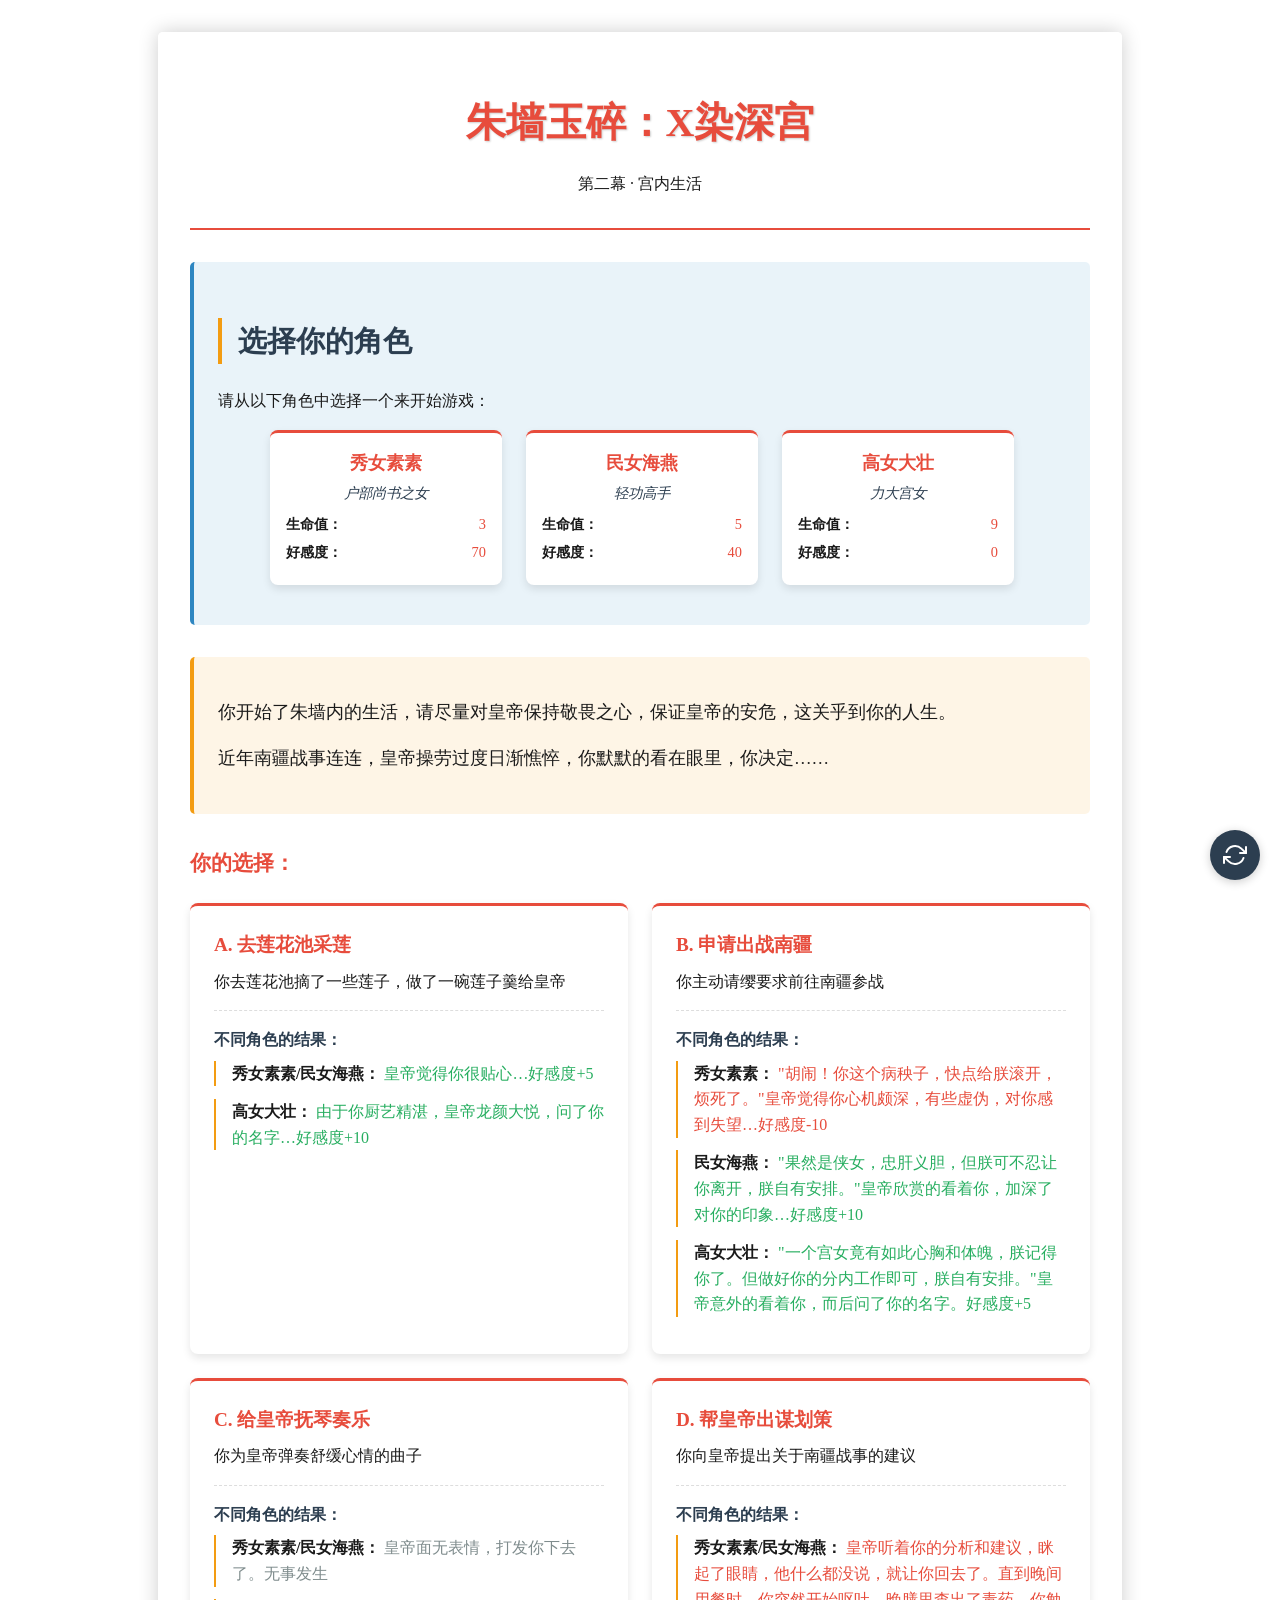
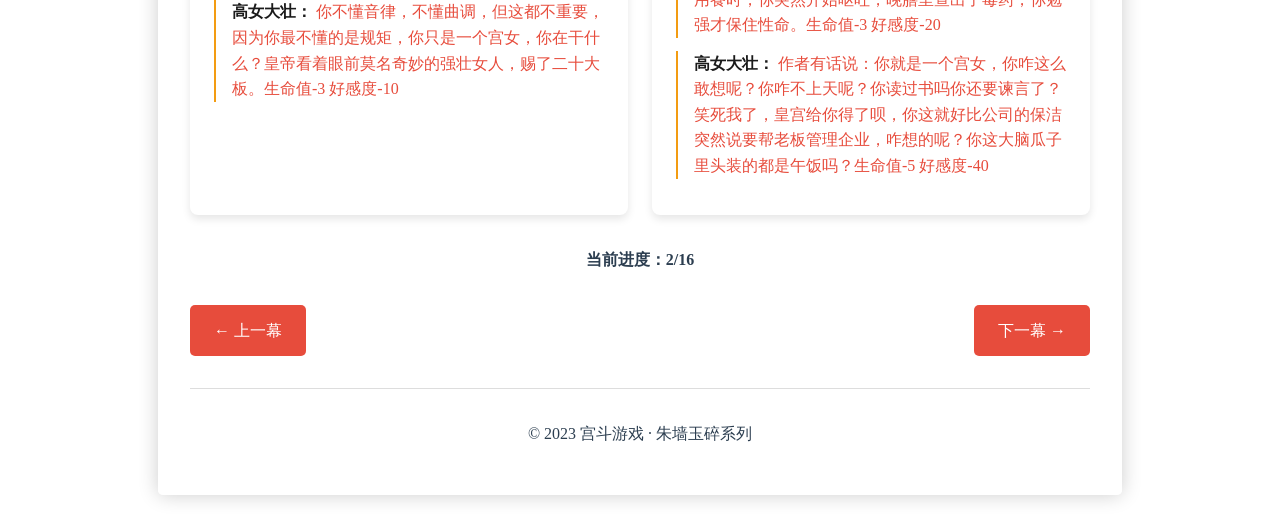
<file: zhuqiang/twopage/index.html>
<!DOCTYPE html>
<html lang="zh-CN">
<head>
    <meta charset="UTF-8">
    <meta name="viewport" content="width=device-width, initial-scale=1.0, maximum-scale=1.0, user-scalable=no, shrink-to-fit=no">
    <meta name="apple-mobile-web-app-capable" content="yes">
    <meta name="apple-mobile-web-app-status-bar-style" content="black">
    <title>朱墙玉碎：X染深宫 - 第二幕</title>
    <style>
        :root {
            --primary: #e74c3c;
            --secondary: #2c3e50;
            --accent: #f39c12;
            --light: #ecf0f1;
            --dark: #1a1a1a;
        }
        
        body {
            font-family: 'SimSun', '宋体', serif;
            background: url('https://img.freepik.com/free-photo/chinese-palace_1417-1500.jpg') center/cover fixed;
            color: var(--dark);
            line-height: 1.6;
            margin: 0;
            padding: 0;
            min-height: 100vh;
            position: relative;
            -webkit-overflow-scrolling: touch;
        }
        
        body::before {
            content: "";
            position: absolute;
            top: 0;
            left: 0;
            width: 100%;
            height: 100%;
            background: rgba(255, 255, 255, 0.85);
            z-index: -1;
        }
        
        .container {
            max-width: 900px;
            margin: 0 auto;
            padding: 2rem;
            background: rgba(255, 255, 255, 0.9);
            box-shadow: 0 0 20px rgba(0, 0, 0, 0.2);
            border-radius: 5px;
            margin-top: 2rem;
            margin-bottom: 2rem;
            position: relative;
        }
        
        header {
            text-align: center;
            margin-bottom: 2rem;
            border-bottom: 2px solid var(--primary);
            padding-bottom: 1rem;
        }
        
        h1 {
            color: var(--primary);
            font-size: 2.5rem;
            margin-bottom: 0.5rem;
            text-shadow: 1px 1px 2px rgba(0, 0, 0, 0.2);
        }
        
        h2 {
            color: var(--secondary);
            font-size: 1.8rem;
            margin-top: 2rem;
            border-left: 4px solid var(--accent);
            padding-left: 1rem;
        }
        
        .scene-intro {
            background: rgba(243, 156, 18, 0.1);
            padding: 1.5rem;
            border-radius: 5px;
            margin: 1.5rem 0;
            border-left: 4px solid var(--accent);
            font-size: 1.1rem;
        }
        
        .decision-section {
            margin: 2rem 0;
        }
        
        .decision-title {
            font-weight: bold;
            color: var(--primary);
            font-size: 1.3rem;
            margin-bottom: 0.5rem;
        }
        
        .options-grid {
            display: grid;
            grid-template-columns: repeat(auto-fit, minmax(300px, 1fr));
            gap: 1.5rem;
            margin-top: 1.5rem;
        }
        
        .option-card {
            background: white;
            border-radius: 8px;
            box-shadow: 0 4px 8px rgba(0, 0, 0, 0.1);
            padding: 1.5rem;
            transition: transform 0.3s;
            border-top: 3px solid var(--primary);
            cursor: pointer;
        }
        
        .option-card:hover {
            transform: translateY(-5px);
        }
        
        .option-card.selected {
            border-top: 3px solid var(--accent);
            box-shadow: 0 4px 12px rgba(243, 156, 18, 0.3);
        }
        
        .option-letter {
            font-weight: bold;
            color: var(--primary);
            font-size: 1.2rem;
            margin-bottom: 0.5rem;
        }
        
        .option-desc {
            margin-bottom: 1rem;
        }
        
        .outcomes {
            margin-top: 1rem;
            padding-top: 1rem;
            border-top: 1px dashed #ddd;
        }
        
        .outcome-title {
            font-weight: bold;
            color: var(--secondary);
            margin-bottom: 0.5rem;
        }
        
        .outcome-item {
            margin-bottom: 0.8rem;
            padding-left: 1rem;
            border-left: 2px solid var(--accent);
        }
        
        .outcome-positive {
            color: #27ae60;
        }
        
        .outcome-negative {
            color: #e74c3c;
        }
        
        .outcome-neutral {
            color: #7f8c8d;
        }
        
        .progress-indicator {
            text-align: center;
            margin-top: 2rem;
            font-weight: bold;
            color: var(--secondary);
        }
        
        footer {
            text-align: center;
            margin-top: 2rem;
            padding-top: 1rem;
            border-top: 1px solid #ddd;
            color: var(--secondary);
        }
        
        /* 角色选择区域 */
        .character-selection {
            margin: 2rem 0;
            padding: 1.5rem;
            background: rgba(46, 134, 193, 0.1);
            border-radius: 5px;
            border-left: 4px solid #2e86c1;
        }
        
        .character-cards {
            display: flex;
            flex-wrap: wrap;
            gap: 1.5rem;
            justify-content: center;
            margin: 1rem 0;
        }
        
        .character-card {
            background: white;
            border-radius: 8px;
            box-shadow: 0 4px 8px rgba(0, 0, 0, 0.1);
            width: 200px;
            padding: 1rem;
            transition: transform 0.3s;
            border-top: 3px solid var(--primary);
            cursor: pointer;
        }
        
        .character-card:hover {
            transform: translateY(-5px);
        }
        
        .character-card.selected {
            border-top: 3px solid var(--accent);
            box-shadow: 0 4px 12px rgba(243, 156, 18, 0.3);
        }
        
        .character-name {
            font-size: 1.1rem;
            color: var(--primary);
            margin-bottom: 0.3rem;
            text-align: center;
            font-weight: bold;
        }
        
        .character-title {
            font-style: italic;
            text-align: center;
            margin-bottom: 0.5rem;
            color: var(--secondary);
            font-size: 0.9rem;
        }
        
        .character-stats {
            margin-top: 0.5rem;
            font-size: 0.9rem;
        }
        
        .stat {
            display: flex;
            justify-content: space-between;
            margin-bottom: 0.3rem;
        }
        
        .stat-name {
            font-weight: bold;
        }
        
        .stat-value {
            color: var(--primary);
        }
        
        /* 结果展示区域 */
        .result-section {
            margin-top: 2rem;
            padding: 1.5rem;
            background: rgba(39, 174, 96, 0.1);
            border-radius: 5px;
            border-left: 4px solid #27ae60;
            display: none;
        }
        
        .result-title {
            font-weight: bold;
            color: var(--secondary);
            font-size: 1.2rem;
            margin-bottom: 1rem;
        }
        
        .result-details {
            margin-top: 1rem;
        }
        
        .result-change {
            display: flex;
            justify-content: space-between;
            margin-bottom: 0.5rem;
        }
        
        /* 导航按钮 */
        .nav-buttons {
            display: flex;
            justify-content: space-between;
            margin-top: 2rem;
        }
        
        .nav-btn {
            display: inline-block;
            padding: 0.8rem 1.5rem;
            background-color: var(--primary);
            color: white;
            text-decoration: none;
            border-radius: 5px;
            transition: all 0.3s;
            cursor: pointer;
            border: none;
            font-family: inherit;
            font-size: inherit;
        }
        
        .nav-btn:hover {
            background-color: #c0392b;
            transform: translateY(-2px);
        }
        
        .nav-btn:disabled {
            background-color: #95a5a6;
            cursor: not-allowed;
            opacity: 0.7;
        }
        
        /* 新增：Toast提示样式 */
        .toast {
            position: fixed;
            top: 20px;
            left: 50%;
            transform: translateX(-50%);
            background-color: rgba(0, 0, 0, 0.8);
            color: white;
            padding: 12px 24px;
            border-radius: 4px;
            z-index: 1000;
            opacity: 0;
            transition: opacity 0.3s ease;
            pointer-events: none;
        }
        
        .toast.show {
            opacity: 1;
        }
        
        /* 新增：重置按钮样式 */
        .reset-btn {
            position: fixed;
            bottom: 20px;
            right: 20px;
            background-color: var(--secondary);
            color: white;
            width: 50px;
            height: 50px;
            border-radius: 50%;
            display: flex;
            align-items: center;
            justify-content: center;
            cursor: pointer;
            box-shadow: 0 2px 10px rgba(0, 0, 0, 0.2);
            z-index: 999;
        }
        
        .reset-btn:hover {
            background-color: #1a252f;
        }
        
        /* 移动端优化 */
        @media (max-width: 768px) {
            .container {
                padding: 1rem;
                margin-top: 1rem;
                margin-bottom: 1rem;
            }
            
            h1 {
                font-size: 2rem;
            }
            
            h2 {
                font-size: 1.5rem;
            }
            
            .options-grid {
                grid-template-columns: 1fr;
            }
            
            .character-cards {
                flex-direction: column;
                align-items: center;
            }
            
            .character-card {
                width: 100%;
            }
            
            /* 移动端调整重置按钮位置 */
            .reset-btn {
                bottom: 10px;
                right: 10px;
                width: 40px;
                height: 40px;
            }
        }
    </style>
</head>
<body>
    <!-- 新增：Toast提示元素 -->
    <div class="toast" id="toast"></div>
    
    <!-- 新增：重置按钮 -->
    <div class="reset-btn" onclick="resetGame()">
        <svg xmlns="http://www.w3.org/2000/svg" width="24" height="24" viewBox="0 0 24 24" fill="none" stroke="currentColor" stroke-width="2" stroke-linecap="round" stroke-linejoin="round">
            <polyline points="23 4 23 10 17 10"></polyline>
            <polyline points="1 20 1 14 7 14"></polyline>
            <path d="M3.51 9a9 9 0 0 1 14.85-3.36L23 10M1 14l4.64 4.36A9 9 0 0 0 20.49 15"></path>
        </svg>
    </div>
    
    <div class="container">
        <header>
            <h1>朱墙玉碎：X染深宫</h1>
            <p>第二幕 · 宫内生活</p>
        </header>
        
        <!-- 角色选择区域 -->
        <section class="character-selection">
            <h2>选择你的角色</h2>
            <p>请从以下角色中选择一个来开始游戏：</p>
            
            <div class="character-cards">
                <!-- 秀女素素 -->
                <div class="character-card" id="susu" onclick="selectCharacter('susu')">
                    <div class="character-name">秀女素素</div>
                    <div class="character-title">户部尚书之女</div>
                    <div class="character-stats">
                        <div class="stat">
                            <span class="stat-name">生命值：</span>
                            <span class="stat-value" id="susu-hp">3</span>
                        </div>
                        <div class="stat">
                            <span class="stat-name">好感度：</span>
                            <span class="stat-value" id="susu-favor">70</span>
                        </div>
                    </div>
                </div>
                
                <!-- 民女海燕 -->
                <div class="character-card" id="haiyan" onclick="selectCharacter('haiyan')">
                    <div class="character-name">民女海燕</div>
                    <div class="character-title">轻功高手</div>
                    <div class="character-stats">
                        <div class="stat">
                            <span class="stat-name">生命值：</span>
                            <span class="stat-value" id="haiyan-hp">5</span>
                        </div>
                        <div class="stat">
                            <span class="stat-name">好感度：</span>
                            <span class="stat-value" id="haiyan-favor">40</span>
                        </div>
                    </div>
                </div>
                
                <!-- 高女大壮 -->
                <div class="character-card" id="dazhuang" onclick="selectCharacter('dazhuang')">
                    <div class="character-name">高女大壮</div>
                    <div class="character-title">力大宫女</div>
                    <div class="character-stats">
                        <div class="stat">
                            <span class="stat-name">生命值：</span>
                            <span class="stat-value" id="dazhuang-hp">9</span>
                        </div>
                        <div class="stat">
                            <span class="stat-name">好感度：</span>
                            <span class="stat-value" id="dazhuang-favor">0</span>
                        </div>
                    </div>
                </div>
            </div>
        </section>
        
        <section class="scene-intro">
            <p>你开始了朱墙内的生活，请尽量对皇帝保持敬畏之心，保证皇帝的安危，这关乎到你的人生。</p>
            <p>近年南疆战事连连，皇帝操劳过度日渐憔悴，你默默的看在眼里，你决定……</p>
        </section>
        
        <section class="decision-section">
            <div class="decision-title">你的选择：</div>
            
            <div class="options-grid">
                <!-- 选项A -->
                <div class="option-card" id="optionA" onclick="selectOption('A')">
                    <div class="option-letter">A. 去莲花池采莲</div>
                    <div class="option-desc">你去莲花池摘了一些莲子，做了一碗莲子羹给皇帝</div>
                    
                    <div class="outcomes">
                        <div class="outcome-title">不同角色的结果：</div>
                        
                        <div class="outcome-item">
                            <strong>秀女素素/民女海燕：</strong>
                            <span class="outcome-positive">皇帝觉得你很贴心…好感度+5</span>
                        </div>
                        
                        <div class="outcome-item">
                            <strong>高女大壮：</strong>
                            <span class="outcome-positive">由于你厨艺精湛，皇帝龙颜大悦，问了你的名字…好感度+10</span>
                        </div>
                    </div>
                </div>
                
                <!-- 选项B -->
                <div class="option-card" id="optionB" onclick="selectOption('B')">
                    <div class="option-letter">B. 申请出战南疆</div>
                    <div class="option-desc">你主动请缨要求前往南疆参战</div>
                    
                    <div class="outcomes">
                        <div class="outcome-title">不同角色的结果：</div>
                        
                        <div class="outcome-item">
                            <strong>秀女素素：</strong>
                            <span class="outcome-negative">"胡闹！你这个病秧子，快点给朕滚开，烦死了。"皇帝觉得你心机颇深，有些虚伪，对你感到失望…好感度-10</span>
                        </div>
                        
                        <div class="outcome-item">
                            <strong>民女海燕：</strong>
                            <span class="outcome-positive">"果然是侠女，忠肝义胆，但朕可不忍让你离开，朕自有安排。"皇帝欣赏的看着你，加深了对你的印象…好感度+10</span>
                        </div>
                        
                        <div class="outcome-item">
                            <strong>高女大壮：</strong>
                            <span class="outcome-positive">"一个宫女竟有如此心胸和体魄，朕记得你了。但做好你的分内工作即可，朕自有安排。"皇帝意外的看着你，而后问了你的名字。好感度+5</span>
                        </div>
                    </div>
                </div>
                
                <!-- 选项C -->
                <div class="option-card" id="optionC" onclick="selectOption('C')">
                    <div class="option-letter">C. 给皇帝抚琴奏乐</div>
                    <div class="option-desc">你为皇帝弹奏舒缓心情的曲子</div>
                    
                    <div class="outcomes">
                        <div class="outcome-title">不同角色的结果：</div>
                        
                        <div class="outcome-item">
                            <strong>秀女素素/民女海燕：</strong>
                            <span class="outcome-neutral">皇帝面无表情，打发你下去了。无事发生</span>
                        </div>
                        
                        <div class="outcome-item">
                            <strong>高女大壮：</strong>
                            <span class="outcome-negative">你不懂音律，不懂曲调，但这都不重要，因为你最不懂的是规矩，你只是一个宫女，你在干什么？皇帝看着眼前莫名奇妙的强壮女人，赐了二十大板。生命值-3 好感度-10</span>
                        </div>
                    </div>
                </div>
                
                <!-- 选项D -->
                <div class="option-card" id="optionD" onclick="selectOption('D')">
                    <div class="option-letter">D. 帮皇帝出谋划策</div>
                    <div class="option-desc">你向皇帝提出关于南疆战事的建议</div>
                    
                    <div class="outcomes">
                        <div class="outcome-title">不同角色的结果：</div>
                        
                        <div class="outcome-item">
                            <strong>秀女素素/民女海燕：</strong>
                            <span class="outcome-negative">皇帝听着你的分析和建议，眯起了眼睛，他什么都没说，就让你回去了。直到晚间用餐时，你突然开始呕吐，晚膳里查出了毒药，你勉强才保住性命。生命值-3 好感度-20</span>
                        </div>
                        
                        <div class="outcome-item">
                            <strong>高女大壮：</strong>
                            <span class="outcome-negative">作者有话说：你就是一个宫女，你咋这么敢想呢？你咋不上天呢？你读过书吗你还要谏言了？笑死我了，皇宫给你得了呗，你这就好比公司的保洁突然说要帮老板管理企业，咋想的呢？你这大脑瓜子里头装的都是午饭吗？生命值-5 好感度-40</span>
                        </div>
                    </div>
                </div>
            </div>
        </section>
        
        <!-- 结果展示区域 -->
        <section class="result-section" id="resultSection">
            <div class="result-title">选择结果</div>
            <div id="resultText"></div>
            <div class="result-details" id="resultDetails"></div>
        </section>
        
        <div class="progress-indicator">
            当前进度：2/16
        </div>
        
        <div class="nav-buttons">
            <a href="first-scene.html" class="nav-btn">← 上一幕</a>
            <a href="third-scene.html" class="nav-btn" id="nextBtn" disabled>下一幕 →</a>
        </div>
        
        <footer>
            <p>© 2023 宫斗游戏 · 朱墙玉碎系列</p>
        </footer>
    </div>

    <script>
        let selectedCharacter = null;
        let selectedOption = null;
        
        // 角色数据
        const characters = {
            susu: { hp: 3, favor: 70 },
            haiyan: { hp: 5, favor: 40 },
            dazhuang: { hp: 9, favor: 0 }
        };
        
        // 选项结果数据
        const outcomes = {
            A: {
                susu: { hp: 0, favor: 5 },
                haiyan: { hp: 0, favor: 5 },
                dazhuang: { hp: 0, favor: 10 }
            },
            B: {
                susu: { hp: 0, favor: -10 },
                haiyan: { hp: 0, favor: 10 },
                dazhuang: { hp: 0, favor: 5 }
            },
            C: {
                susu: { hp: 0, favor: 0 },
                haiyan: { hp: 0, favor: 0 },
                dazhuang: { hp: -3, favor: -10 }
            },
            D: {
                susu: { hp: -3, favor: -20 },
                haiyan: { hp: -3, favor: -20 },
                dazhuang: { hp: -5, favor: -40 }
            }
        };
        
        // 显示Toast提示
        function showToast(message, duration = 2000) {
            const toast = document.getElementById('toast');
            toast.textContent = message;
            toast.classList.add('show');
            
            setTimeout(() => {
                toast.classList.remove('show');
            }, duration);
        }
        
        // 重置游戏
        function resetGame() {
            location.reload();
        }
        
        // 选择角色
        function selectCharacter(character) {
            selectedCharacter = character;
            
            // 更新UI
            document.querySelectorAll('.character-card').forEach(card => {
                card.classList.remove('selected');
            });
            document.getElementById(character).classList.add('selected');
            
            // 启用选项
            document.querySelectorAll('.option-card').forEach(card => {
                card.style.pointerEvents = 'auto';
                card.style.opacity = '1';
            });
            
            showToast(`已选择角色: ${getCharacterName(character)}`);
        }
        
        // 选择选项
        function selectOption(option) {
            if (!selectedCharacter) {
                showToast('请先选择角色');
                return;
            }
            
            selectedOption = option;
            
            // 更新UI
            document.querySelectorAll('.option-card').forEach(card => {
                card.classList.remove('selected');
            });
            document.getElementById('option' + option).classList.add('selected');
            
            // 计算并显示结果
            showResult();
        }
        
        // 显示结果
        function showResult() {
            const result = outcomes[selectedOption][selectedCharacter];
            const characterName = getCharacterName(selectedCharacter);
            
            // 更新角色数据
            characters[selectedCharacter].hp += result.hp;
            characters[selectedCharacter].favor += result.favor;
            
            // 更新UI显示
            document.getElementById(`${selectedCharacter}-hp`).textContent = characters[selectedCharacter].hp;
            document.getElementById(`${selectedCharacter}-favor`).textContent = characters[selectedCharacter].favor;
            
            // 显示结果
            const resultSection = document.getElementById('resultSection');
            const resultText = document.getElementById('resultText');
            const resultDetails = document.getElementById('resultDetails');
            
            resultText.innerHTML = `<p>${characterName}选择了选项 ${selectedOption}</p>`;
            
            let details = '';
            if (result.hp !== 0) {
                details += `<div class="result-change">生命值: ${result.hp > 0 ? '+' : ''}${result.hp}</div>`;
            }
            if (result.favor !== 0) {
                details += `<div class="result-change">好感度: ${result.favor > 0 ? '+' : ''}${result.favor}</div>`;
            }
            if (result.hp === 0 && result.favor === 0) {
                details += `<div class="result-change">无事发生</div>`;
            }
            
            resultDetails.innerHTML = details;
            resultSection.style.display = 'block';
            
            // 启用下一幕按钮
            document.getElementById('nextBtn').disabled = false;
            
            showToast('选择已确认，结果已更新');
        }
        
        // 获取角色名称
        function getCharacterName(character) {
            const names = {
                susu: '秀女素素',
                haiyan: '民女海燕',
                dazhuang: '高女大壮'
            };
            return names[character];
        }
    </script>
</body>
</html>
</file>
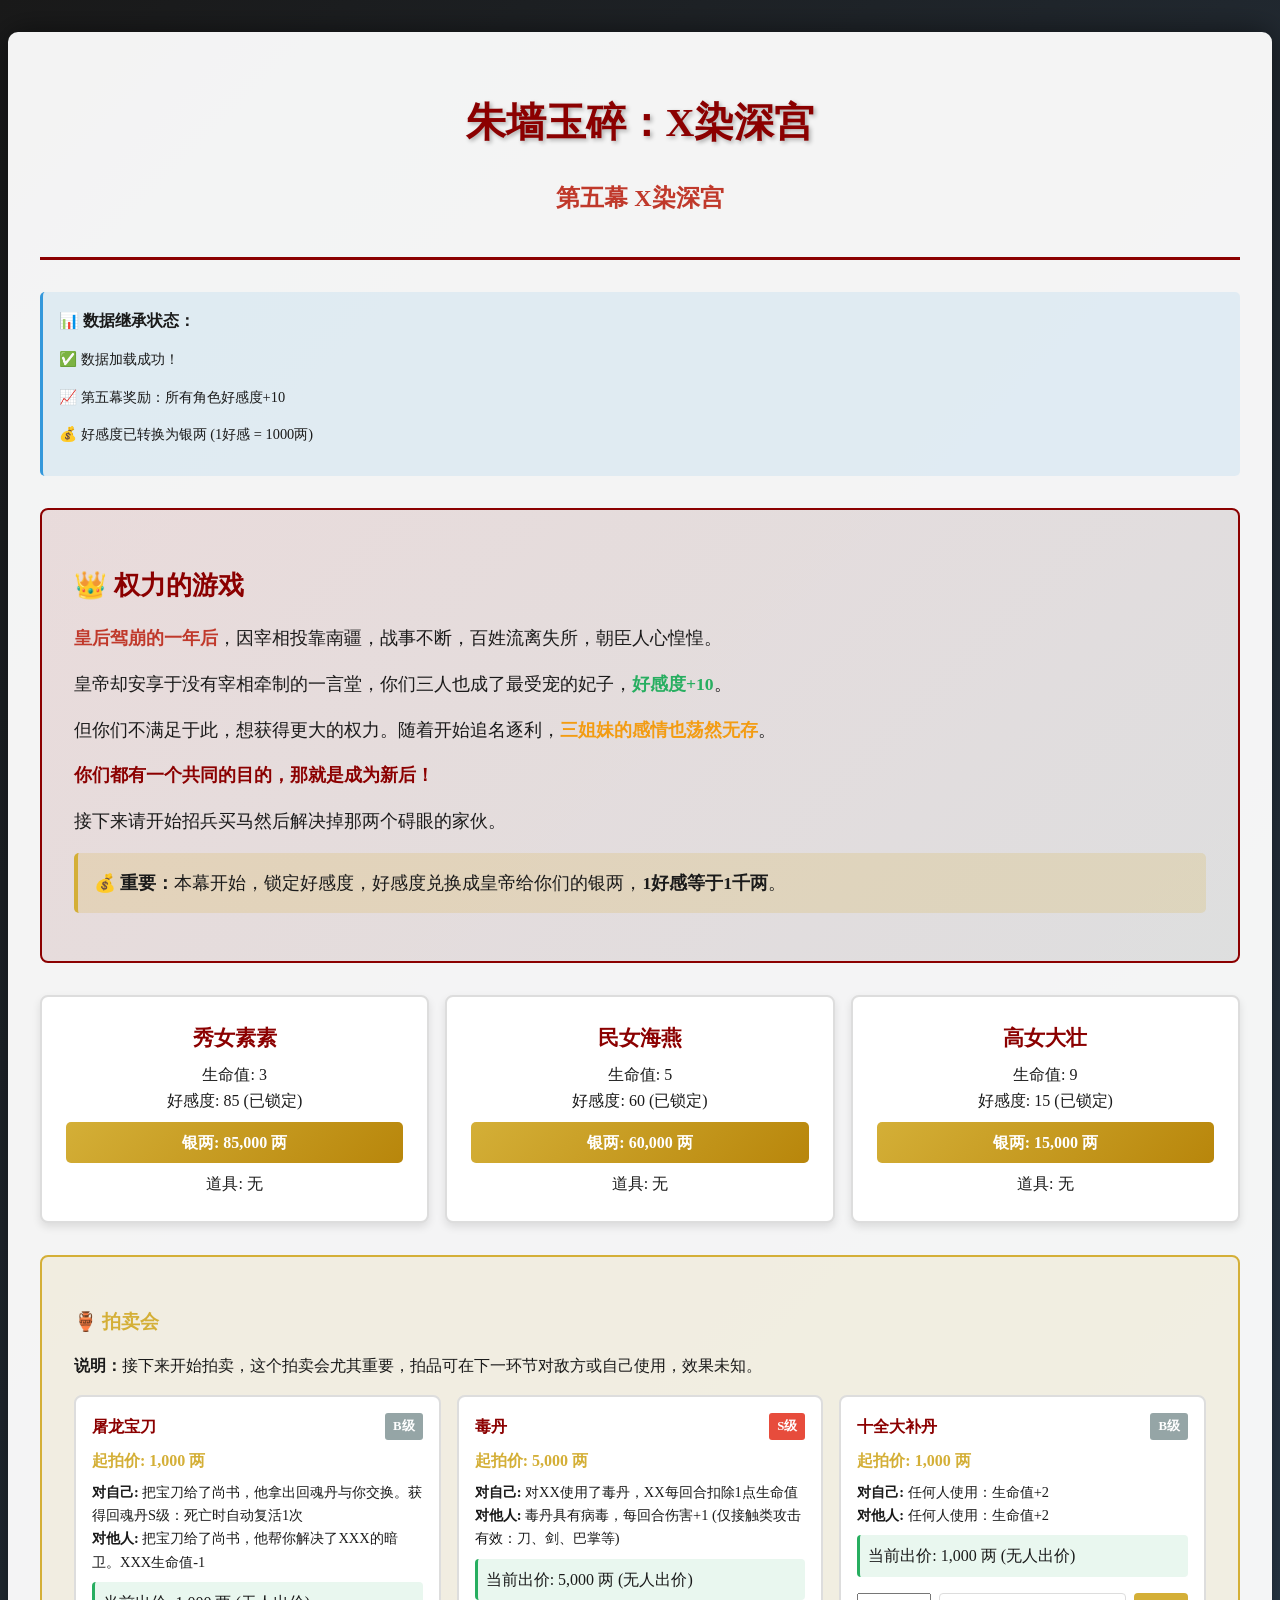
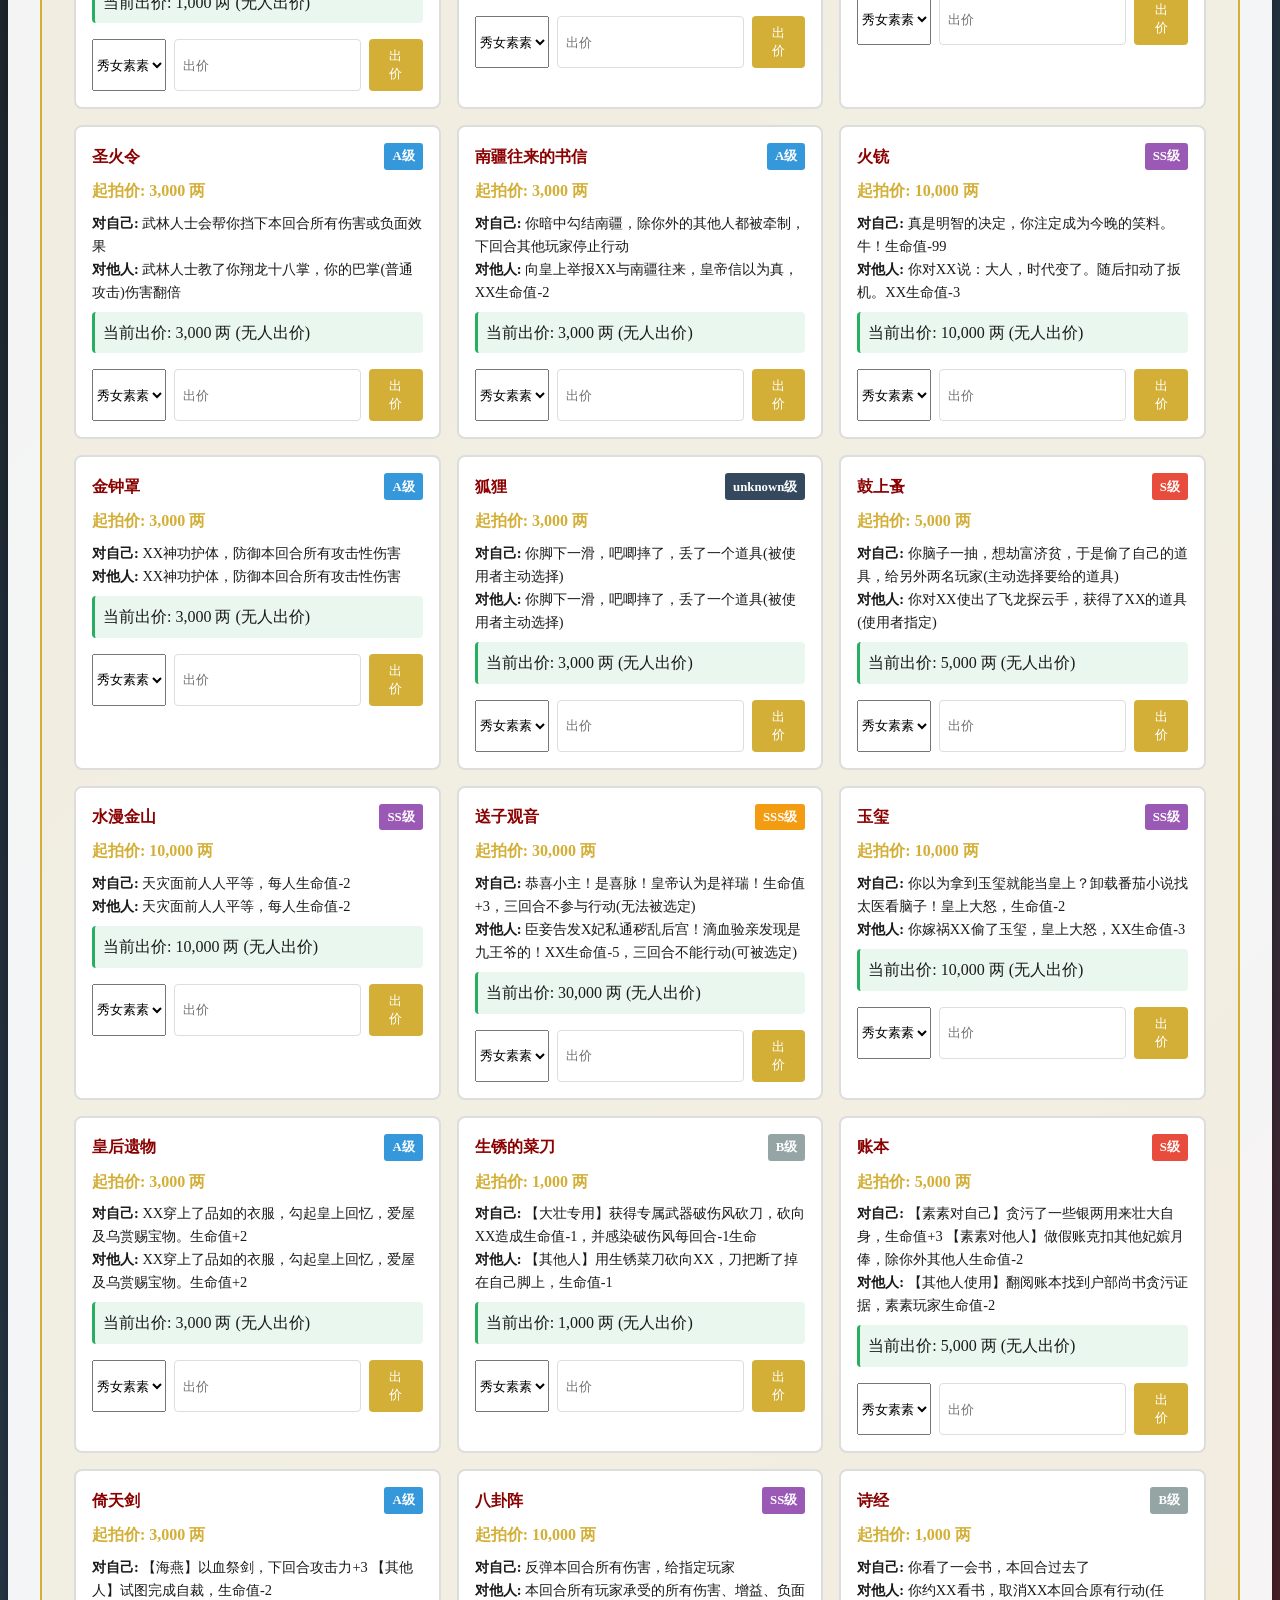
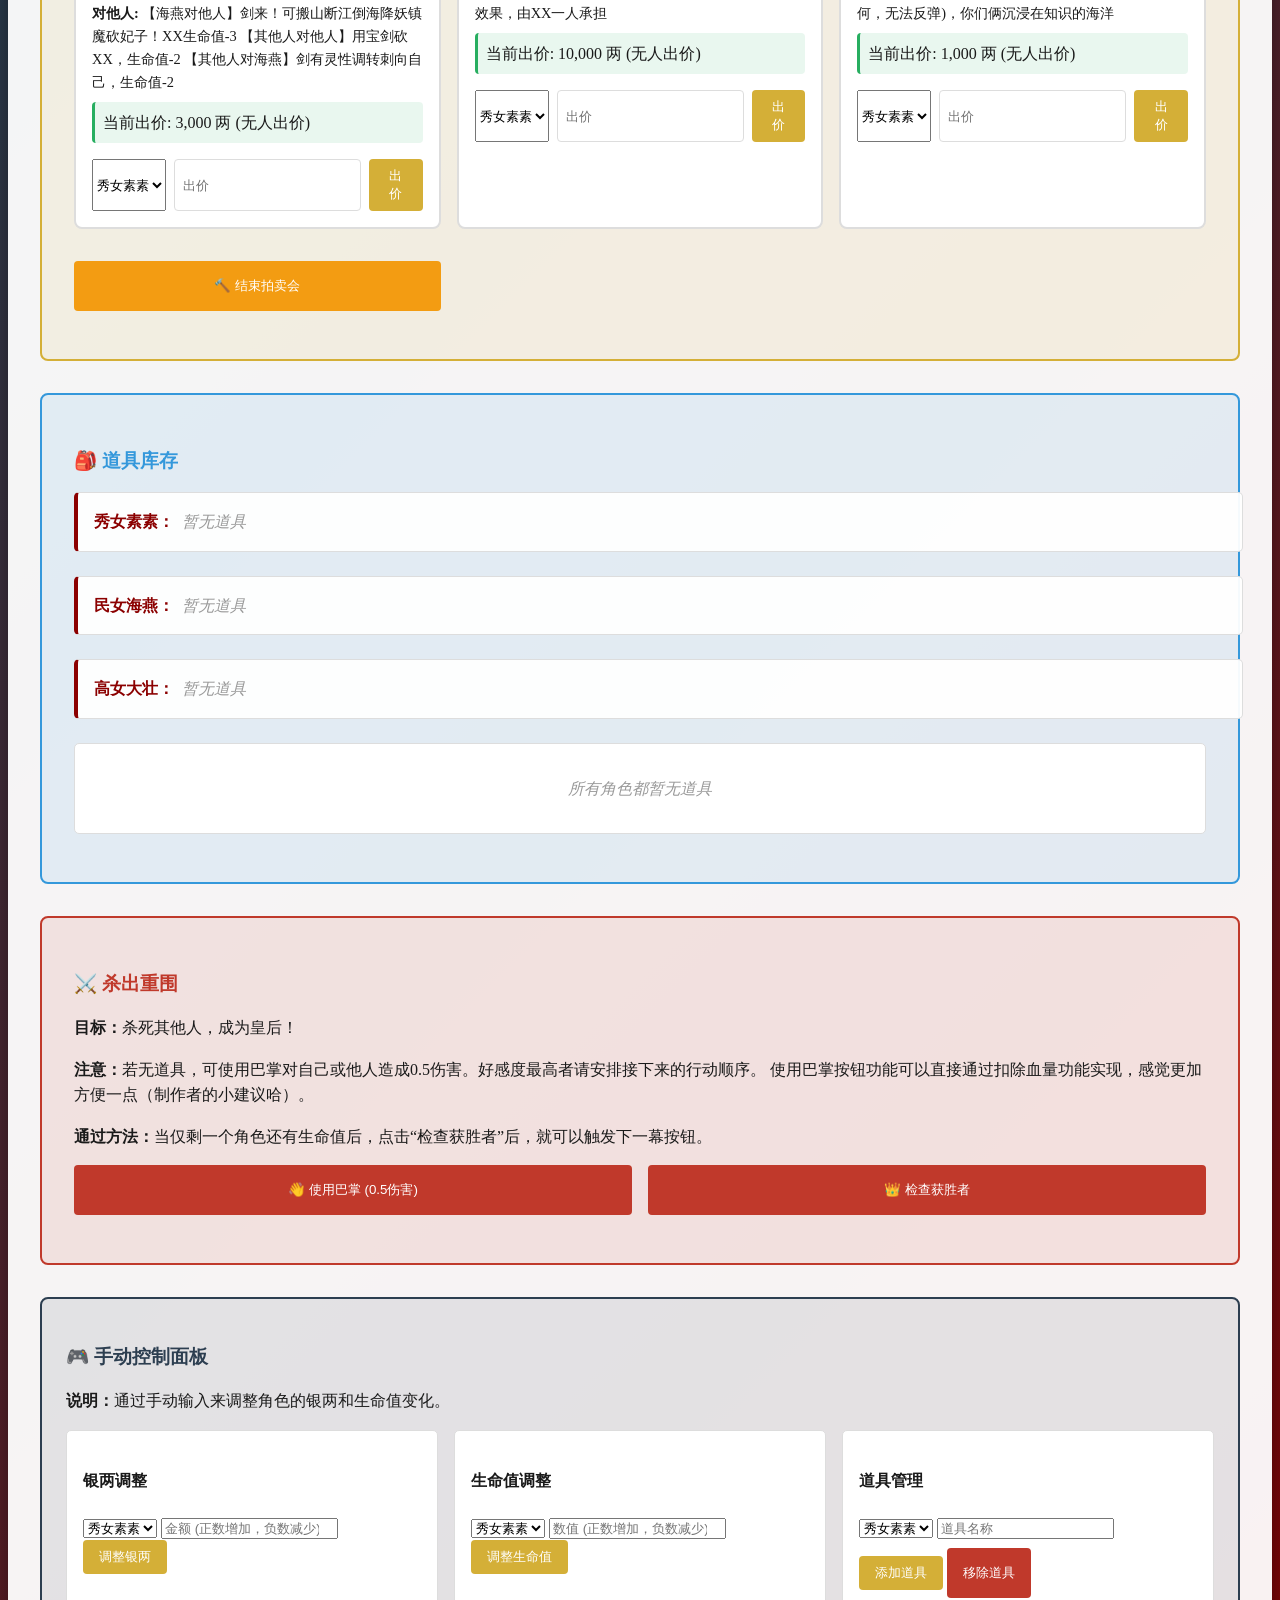
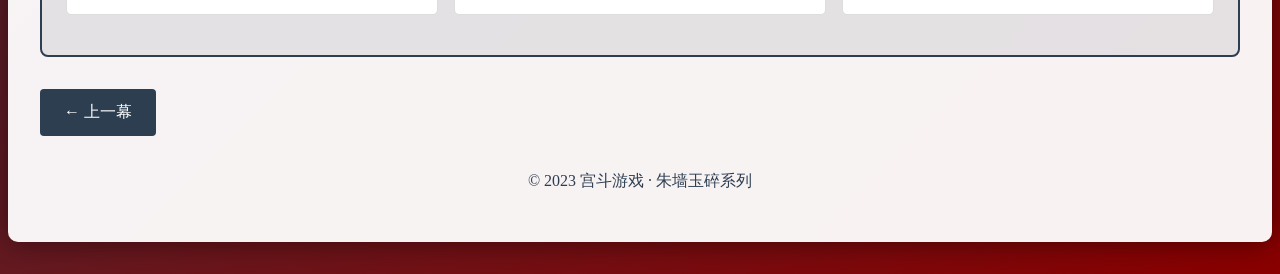
<file: zhuqiang/next-page.html/fifth-scene.html/index.html>
<!DOCTYPE html>
<html lang="zh-CN">
<head>
    <meta charset="UTF-8">
    <meta name="viewport" content="width=device-width, initial-scale=1.0">
    <title>朱墙玉碎：X染深宫 - 第五幕</title>
    <style>
        :root {
            --primary: #8b0000;
            --secondary: #2c3e50;
            --accent: #d4af37;
            --danger: #c0392b;
            --success: #27ae60;
            --warning: #f39c12;
            --dark: #1a1a1a;
            --mystery: #483d8b;
            --silver: #c0c0c0;
        }
        
        body {
            font-family: 'SimSun', '宋体', serif;
            background: linear-gradient(135deg, #1a1a1a 0%, #2c3e50 50%, #8b0000 100%);
            color: var(--dark);
            line-height: 1.6;
            margin: 0;
            padding: 0;
            min-height: 100vh;
        }
        
        .container {
            max-width: 1200px;
            margin: 0 auto;
            padding: 2rem;
            background: rgba(255, 255, 255, 0.95);
            box-shadow: 0 0 30px rgba(0, 0, 0, 0.5);
            border-radius: 10px;
            margin-top: 2rem;
            margin-bottom: 2rem;
        }
        
        header {
            text-align: center;
            margin-bottom: 2rem;
            border-bottom: 3px solid var(--primary);
            padding-bottom: 1rem;
        }
        
        h1 {
            color: var(--primary);
            font-size: 2.5rem;
            margin-bottom: 0.5rem;
            text-shadow: 2px 2px 4px rgba(0, 0, 0, 0.3);
        }

        .scene-intro {
            background: linear-gradient(135deg, rgba(139, 0, 0, 0.1) 0%, rgba(26, 26, 26, 0.1) 100%);
            padding: 2rem;
            border-radius: 8px;
            margin: 2rem 0;
            border: 2px solid var(--primary);
            font-size: 1.1rem;
        }
        
        .character-stats {
            display: grid;
            grid-template-columns: repeat(auto-fit, minmax(250px, 1fr));
            gap: 1rem;
            margin: 2rem 0;
        }
        
        .character-card {
            background: white;
            padding: 1.5rem;
            border-radius: 8px;
            box-shadow: 0 4px 8px rgba(0, 0, 0, 0.1);
            border: 2px solid #ddd;
            text-align: center;
        }
        
        .character-name {
            font-weight: bold;
            color: var(--primary);
            font-size: 1.3rem;
            margin-bottom: 0.5rem;
        }
        
        .silver-amount {
            background: linear-gradient(135deg, var(--accent), #b8860b);
            color: white;
            padding: 0.5rem;
            border-radius: 5px;
            margin: 0.5rem 0;
            font-weight: bold;
        }
        
        .auction-section {
            background: rgba(212, 175, 55, 0.1);
            padding: 2rem;
            border-radius: 8px;
            margin: 2rem 0;
            border: 2px solid var(--accent);
        }
        
        .item-grid {
            display: grid;
            grid-template-columns: repeat(auto-fill, minmax(300px, 1fr));
            gap: 1rem;
            margin: 1rem 0;
        }
        
        .auction-item {
            background: white;
            border: 2px solid #ddd;
            border-radius: 8px;
            padding: 1rem;
            transition: all 0.3s;
        }
        
        .auction-item:hover {
            box-shadow: 0 4px 12px rgba(0, 0, 0, 0.2);
            border-color: var(--accent);
        }
        
        .item-header {
            display: flex;
            justify-content: space-between;
            align-items: center;
            margin-bottom: 0.5rem;
        }
        
        .item-name {
            font-weight: bold;
            color: var(--primary);
        }
        
        .item-grade {
            padding: 0.2rem 0.5rem;
            border-radius: 3px;
            font-size: 0.8rem;
            font-weight: bold;
        }
        
        .grade-B { background: #95a5a6; color: white; }
        .grade-A { background: #3498db; color: white; }
        .grade-S { background: #e74c3c; color: white; }
        .grade-SS { background: #9b59b6; color: white; }
        .grade-SSS { background: #f39c12; color: white; }
        .grade-unknown { background: #34495e; color: white; }
        
        .item-price {
            color: var(--accent);
            font-weight: bold;
            margin: 0.5rem 0;
        }
        
        .item-effects {
            font-size: 0.9rem;
            color: var(--dark);
            margin: 0.5rem 0;
        }
        
        .bid-controls {
            display: flex;
            gap: 0.5rem;
            margin-top: 1rem;
        }
        
        .bid-input {
            flex: 1;
            padding: 0.5rem;
            border: 1px solid #ddd;
            border-radius: 4px;
        }
        
        .bid-btn {
            background: var(--accent);
            color: white;
            border: none;
            padding: 0.5rem 1rem;
            border-radius: 4px;
            cursor: pointer;
            transition: all 0.3s;
        }
        
        .bid-btn:hover {
            background: #b8860b;
        }
        
        .bid-btn:disabled {
            background: #ccc;
            cursor: not-allowed;
        }
        
        .current-bid {
            background: rgba(39, 174, 96, 0.1);
            padding: 0.5rem;
            border-radius: 4px;
            margin: 0.5rem 0;
            border-left: 3px solid var(--success);
        }
        
        .inventory-section {
            background: rgba(52, 152, 219, 0.1);
            padding: 2rem;
            border-radius: 8px;
            margin: 2rem 0;
            border: 2px solid #3498db;
        }
        
        .inventory-grid {
            display: flex;
            flex-direction: column;
            gap: 0.5rem;
            margin: 1rem 0;
        }
        
        .inventory-item {
            background: white;
            padding: 1rem;
            border-radius: 5px;
            border: 1px solid #ddd;
            text-align: center;
        }
        
        .character-inventory {
            background: rgba(255, 255, 255, 0.95);
            border-left: 4px solid var(--primary);
            text-align: left !important;
        }
        
        .item-effects-reference {
            background: rgba(243, 156, 18, 0.1);
            padding: 2rem;
            border-radius: 8px;
            margin: 2rem 0;
            border: 2px solid var(--warning);
        }
        
        .effects-grid {
            display: grid;
            grid-template-columns: repeat(auto-fit, minmax(350px, 1fr));
            gap: 1rem;
            margin: 1rem 0;
        }
        
        .effect-card {
            background: white;
            border: 2px solid #ddd;
            border-radius: 8px;
            padding: 1rem;
            transition: all 0.3s;
        }
        
        .effect-card:hover {
            box-shadow: 0 4px 12px rgba(0, 0, 0, 0.2);
            border-color: var(--warning);
        }
        
        .effect-header {
            display: flex;
            justify-content: space-between;
            align-items: center;
            margin-bottom: 0.5rem;
            border-bottom: 1px solid #eee;
            padding-bottom: 0.5rem;
        }
        
        .effect-name {
            font-weight: bold;
            color: var(--primary);
            font-size: 1.1rem;
        }
        
        .effect-owner {
            font-size: 0.9rem;
            color: var(--success);
            font-weight: bold;
        }
        
        .effect-details {
            font-size: 0.9rem;
            color: var(--dark);
            line-height: 1.5;
        }
        
        .effect-usage {
            margin-top: 0.5rem;
            padding-top: 0.5rem;
            border-top: 1px solid #eee;
        }
        
        .battle-section {
            background: rgba(192, 57, 43, 0.1);
            padding: 2rem;
            border-radius: 8px;
            margin: 2rem 0;
            border: 2px solid var(--danger);
        }
        
        .action-controls {
            display: grid;
            grid-template-columns: repeat(auto-fit, minmax(200px, 1fr));
            gap: 1rem;
            margin: 1rem 0;
        }
        
        .action-btn {
            background: var(--danger);
            color: white;
            border: none;
            padding: 1rem;
            border-radius: 4px;
            cursor: pointer;
            transition: all 0.3s;
        }
        
        .action-btn:hover {
            background: #a93226;
        }
        
        .manual-controls {
            background: rgba(52, 73, 94, 0.1);
            padding: 1.5rem;
            border-radius: 8px;
            margin: 1rem 0;
            border: 2px solid var(--secondary);
        }
        
        .control-grid {
            display: grid;
            grid-template-columns: repeat(auto-fit, minmax(250px, 1fr));
            gap: 1rem;
            margin: 1rem 0;
        }
        
        .control-group {
            background: white;
            padding: 1rem;
            border-radius: 5px;
            border: 1px solid #ddd;
        }
        
        .nav-buttons {
            text-align: center;
            margin: 2rem 0;
            display: flex;
            justify-content: space-between;
            gap: 1rem;
        }
        
        .nav-btn {
            background: var(--secondary);
            color: white;
            border: none;
            padding: 0.8rem 1.5rem;
            border-radius: 4px;
            cursor: pointer;
            text-decoration: none;
            font-size: 1rem;
            transition: all 0.3s;
        }
        
        .nav-btn:hover {
            background: #1a252f;
        }
        
        .toast {
            position: fixed;
            bottom: 20px;
            right: 20px;
            background: var(--primary);
            color: white;
            padding: 1rem;
            border-radius: 5px;
            box-shadow: 0 4px 8px rgba(0, 0, 0, 0.3);
            z-index: 1000;
            opacity: 0;
            transition: all 0.3s;
            max-width: 400px;
        }
        
        .toast.show {
            opacity: 1;
        }
        
        @media (max-width: 768px) {
            .container {
                margin: 1rem;
                padding: 1rem;
            }
            
            h1 {
                font-size: 2rem;
            }
            
            .character-stats {
                grid-template-columns: 1fr;
            }
            
            .item-grid {
                grid-template-columns: 1fr;
            }
            
            .nav-buttons {
                flex-direction: column;
            }
        }
    </style>
</head>
<body>
    <div class="container">
        <header>
            <h1>朱墙玉碎：X染深宫</h1>
            <p style="color: var(--danger); font-size: 1.5rem; font-weight: bold;">第五幕 X染深宫</p>
        </header>
        <!-- 数据继承状态显示 -->
        <div id="dataInheritanceStatus" style="background: rgba(52, 152, 219, 0.1); padding: 1rem; border-radius: 5px; margin: 1rem 0; border-left: 3px solid #3498db;">
            <strong>📊 数据继承状态：</strong>
            <div id="inheritanceDetails" style="margin-top: 0.5rem; font-size: 0.9rem;">
                <p>⏳ 正在加载角色数据...</p>
            </div>
        </div>

        <!-- 剧情介绍 -->
        <section class="scene-intro">
            <h2 style="color: var(--primary); margin-bottom: 1rem;">👑 权力的游戏</h2>
            <p><strong style="color: var(--danger);">皇后驾崩的一年后</strong>，因宰相投靠南疆，战事不断，百姓流离失所，朝臣人心惶惶。</p>
            <p>皇帝却安享于没有宰相牵制的一言堂，你们三人也成了最受宠的妃子，<strong style="color: var(--success);">好感度+10</strong>。</p>
            <p>但你们不满足于此，想获得更大的权力。随着开始追名逐利，<strong style="color: var(--warning);">三姐妹的感情也荡然无存</strong>。</p>
            <p><strong style="color: var(--primary);">你们都有一个共同的目的，那就是成为新后！</strong></p>
            <p>接下来请开始招兵买马然后解决掉那两个碍眼的家伙。</p>
            
            <div style="background: rgba(212, 175, 55, 0.2); padding: 1rem; border-radius: 5px; margin: 1rem 0; border-left: 4px solid var(--accent);">
                <strong>💰 重要：</strong>本幕开始，锁定好感度，好感度兑换成皇帝给你们的银两，<strong>1好感等于1千两</strong>。
            </div>
        </section>

        <!-- 角色状态显示 -->
        <div class="character-stats">
            <div class="character-card" id="susu">
                <div class="character-name">秀女素素</div>
                <div>生命值: <span id="susu-hp">3</span></div>
                <div>好感度: <span id="susu-favor">75</span> (已锁定)</div>
                <div class="silver-amount">银两: <span id="susu-silver">75000</span> 两</div>
                <div>道具: <span id="susu-items">无</span></div>
            </div>
            <div class="character-card" id="haiyan">
                <div class="character-name">民女海燕</div>
                <div>生命值: <span id="haiyan-hp">5</span></div>
                <div>好感度: <span id="haiyan-favor">50</span> (已锁定)</div>
                <div class="silver-amount">银两: <span id="haiyan-silver">50000</span> 两</div>
                <div>道具: <span id="haiyan-items">无</span></div>
            </div>
            <div class="character-card" id="dazhuang">
                <div class="character-name">高女大壮</div>
                <div>生命值: <span id="dazhuang-hp">9</span></div>
                <div>好感度: <span id="dazhuang-favor">5</span> (已锁定)</div>
                <div class="silver-amount">银两: <span id="dazhuang-silver">5000</span> 两</div>
                <div>道具: <span id="dazhuang-items">无</span></div>
            </div>
        </div>

        <!-- 拍卖会系统 -->
        <section class="auction-section">
            <h3 style="color: var(--accent); margin-bottom: 1rem;">🏺 拍卖会</h3>
            <p><strong>说明：</strong>接下来开始拍卖，这个拍卖会尤其重要，拍品可在下一环节对敌方或自己使用，效果未知。</p>
            
            <div class="item-grid" id="auctionItems">
                <!-- 拍卖物品将动态生成 -->
            </div>
        </section>

        <!-- 道具库存 -->
        <section class="inventory-section">
            <h3 style="color: #3498db; margin-bottom: 1rem;">🎒 道具库存</h3>
            <div class="inventory-grid" id="inventoryGrid">
                <div class="inventory-item">
                    <p>暂无道具</p>
                </div>
            </div>
        </section>

        <!-- 道具效果参考（拍卖结束后显示） -->
        <section class="item-effects-reference" id="itemEffectsReference" style="display: none;">
            <h3 style="color: var(--warning); margin-bottom: 1rem;">📖 道具效果参考手册</h3>
            <p style="color: var(--secondary); margin-bottom: 1rem;"><strong>说明：</strong>以下是所有已获得道具的详细效果，供裁判和玩家参考使用。</p>
            <div class="effects-grid" id="effectsGrid">
                <!-- 道具效果将动态生成 -->
            </div>
        </section>

        <!-- 决斗系统 -->
        <section class="battle-section">
            <h3 style="color: var(--danger); margin-bottom: 1rem;">⚔️ 杀出重围</h3>
            <p><strong>目标：</strong>杀死其他人，成为皇后！</p>
            <p><strong>注意：</strong>若无道具，可使用巴掌对自己或他人造成0.5伤害。好感度最高者请安排接下来的行动顺序。
            使用巴掌按钮功能可以直接通过扣除血量功能实现，感觉更加方便一点（制作者的小建议哈）。
            </p>
            <p><strong>通过方法：</strong>当仅剩一个角色还有生命值后，点击“检查获胜者”后，就可以触发下一幕按钮。</p>
            <div class="action-controls">
                <button class="action-btn" onclick="useSlap()">👋 使用巴掌 (0.5伤害)</button>
                <button class="action-btn" onclick="checkWinner()">👑 检查获胜者</button>
            </div>
        </section>

        <!-- 手动控制面板 -->
        <section class="manual-controls">
            <h3 style="color: var(--secondary); margin-bottom: 1rem;">🎮 手动控制面板</h3>
            <p><strong>说明：</strong>通过手动输入来调整角色的银两和生命值变化。</p>
            
            <div class="control-grid">
                <div class="control-group">
                    <h4>银两调整</h4>
                    <select id="silverCharacter">
                        <option value="susu">秀女素素</option>
                        <option value="haiyan">民女海燕</option>
                        <option value="dazhuang">高女大壮</option>
                    </select>
                    <input type="number" id="silverAmount" placeholder="金额 (正数增加，负数减少)">
                    <button onclick="adjustSilver()" class="bid-btn">调整银两</button>
                </div>
                
                <div class="control-group">
                    <h4>生命值调整</h4>
                    <select id="hpCharacter">
                        <option value="susu">秀女素素</option>
                        <option value="haiyan">民女海燕</option>
                        <option value="dazhuang">高女大壮</option>
                    </select>
                    <input type="number" id="hpAmount" placeholder="数值 (正数增加，负数减少)" step="0.5">
                    <button onclick="adjustHP()" class="bid-btn">调整生命值</button>
                </div>
                
                <div class="control-group">
                    <h4>道具管理</h4>
                    <select id="itemCharacter">
                        <option value="susu">秀女素素</option>
                        <option value="haiyan">民女海燕</option>
                        <option value="dazhuang">高女大壮</option>
                    </select>
                    <input type="text" id="itemName" placeholder="道具名称">
                    <button onclick="addItem()" class="bid-btn">添加道具</button>
                    <button onclick="removeItem()" class="action-btn" style="margin-top: 0.5rem;">移除道具</button>
                </div>
            </div>
        </section>

        <!-- 导航按钮 -->
        <div class="nav-buttons">
            <button class="nav-btn" onclick="goToPreviousScene()">← 上一幕</button>
            <button class="nav-btn" onclick="goToNextScene()" id="nextBtn" style="display: none;">下一幕 →</button>
        </div>

        <footer style="text-align: center; margin-top: 2rem; color: var(--secondary);">
            <p>© 2023 宫斗游戏 · 朱墙玉碎系列</p>
        </footer>
    </div>

    <!-- Toast 消息 -->
    <div class="toast" id="toast"></div>

    <script>
        // 游戏状态
        let gameState = {
            characters: {
                susu: { hp: 3, favor: 75, silver: 75000, items: [] },
                haiyan: { hp: 5, favor: 50, silver: 50000, items: [] },
                dazhuang: { hp: 9, favor: 5, silver: 5000, items: [] }
            },
            auction: {
                currentItem: null,
                bidder: '',
                currentBid: 0
            }
        };

        // 拍卖道具数据 - 根据您的最新要求更新
        const auctionItems = [
            {
                id: 1,
                name: '屠龙宝刀',
                grade: 'B',
                startPrice: 1000,
                currentBid: 1000,
                bidder: '',
                description: '兵部尚书追寻一生的宝物',
                effects: {
                    self: '把宝刀给了尚书，他拿出回魂丹与你交换。获得回魂丹S级：死亡时自动复活1次',
                    others: '把宝刀给了尚书，他帮你解决了XXX的暗卫。XXX生命值-1'
                }
            },
            {
                id: 2,
                name: '毒丹',
                grade: 'S',
                startPrice: 5000,
                currentBid: 5000,
                bidder: '',
                description: '剧毒药丸，病毒伤害递增',
                effects: {
                    self: '对XX使用了毒丹，XX每回合扣除1点生命值',
                    others: '毒丹具有病毒，每回合伤害+1 (仅接触类攻击有效：刀、剑、巴掌等)'
                }
            },
            {
                id: 3,
                name: '十全大补丹',
                grade: 'B',
                startPrice: 1000,
                currentBid: 1000,
                bidder: '',
                description: '补充生命力的神药',
                effects: {
                    self: '任何人使用：生命值+2',
                    others: '任何人使用：生命值+2'
                }
            },
            {
                id: 4,
                name: '圣火令',
                grade: 'A',
                startPrice: 3000,
                currentBid: 3000,
                bidder: '',
                description: '武林至宝，结交武林人士',
                effects: {
                    self: '武林人士会帮你挡下本回合所有伤害或负面效果',
                    others: '武林人士教了你翔龙十八掌，你的巴掌(普通攻击)伤害翻倍'
                }
            },
            {
                id: 5,
                name: '南疆往来的书信',
                grade: 'A',
                startPrice: 3000,
                currentBid: 3000,
                bidder: '',
                description: '危险的通敌证据',
                effects: {
                    self: '你暗中勾结南疆，除你外的其他人都被牵制，下回合其他玩家停止行动',
                    others: '向皇上举报XX与南疆往来，皇帝信以为真，XX生命值-2'
                }
            },
            {
                id: 6,
                name: '火铳',
                grade: 'SS',
                startPrice: 10000,
                currentBid: 10000,
                bidder: '',
                description: '大人，时代变了！',
                effects: {
                    self: '真是明智的决定，你注定成为今晚的笑料。牛！生命值-99',
                    others: '你对XX说：大人，时代变了。随后扣动了扳机。XX生命值-3'
                }
            },
            {
                id: 7,
                name: '金钟罩',
                grade: 'A',
                startPrice: 3000,
                currentBid: 3000,
                bidder: '',
                description: '神功护体，无坚不摧',
                effects: {
                    self: 'XX神功护体，防御本回合所有攻击性伤害',
                    others: 'XX神功护体，防御本回合所有攻击性伤害'
                }
            },
            {
                id: 8,
                name: '狐狸',
                grade: 'unknown',
                startPrice: 3000,
                currentBid: 3000,
                bidder: '',
                description: '神秘的小动物',
                effects: {
                    self: '你脚下一滑，吧唧摔了，丢了一个道具(被使用者主动选择)',
                    others: '你脚下一滑，吧唧摔了，丢了一个道具(被使用者主动选择)'
                }
            },
            {
                id: 9,
                name: '鼓上蚤',
                grade: 'S',
                startPrice: 5000,
                currentBid: 5000,
                bidder: '',
                description: '飞贼技能，神偷手法',
                effects: {
                    self: '你脑子一抽，想劫富济贫，于是偷了自己的道具，给另外两名玩家(主动选择要给的道具)',
                    others: '你对XX使出了飞龙探云手，获得了XX的道具(使用者指定)'
                }
            },
            {
                id: 10,
                name: '水漫金山',
                grade: 'SS',
                startPrice: 10000,
                currentBid: 10000,
                bidder: '',
                description: '天灾，无人能免',
                effects: {
                    self: '天灾面前人人平等，每人生命值-2',
                    others: '天灾面前人人平等，每人生命值-2'
                }
            },
            {
                id: 11,
                name: '送子观音',
                grade: 'SSS',
                startPrice: 30000,
                currentBid: 30000,
                bidder: '',
                description: '神秘雕像，蕴含神力',
                effects: {
                    self: '恭喜小主！是喜脉！皇帝认为是祥瑞！生命值+3，三回合不参与行动(无法被选定)',
                    others: '臣妾告发X妃私通秽乱后宫！滴血验亲发现是九王爷的！XX生命值-5，三回合不能行动(可被选定)'
                }
            },
            {
                id: 12,
                name: '玉玺',
                grade: 'SS',
                startPrice: 10000,
                currentBid: 10000,
                bidder: '',
                description: '传国玉玺',
                effects: {
                    self: '你以为拿到玉玺就能当皇上？卸载番茄小说找太医看脑子！皇上大怒，生命值-2',
                    others: '你嫁祸XX偷了玉玺，皇上大怒，XX生命值-3'
                }
            },
            {
                id: 13,
                name: '皇后遗物',
                grade: 'A',
                startPrice: 3000,
                currentBid: 3000,
                bidder: '',
                description: '先皇后的衣物',
                effects: {
                    self: 'XX穿上了品如的衣服，勾起皇上回忆，爱屋及乌赏赐宝物。生命值+2',
                    others: 'XX穿上了品如的衣服，勾起皇上回忆，爱屋及乌赏赐宝物。生命值+2'
                }
            },
            {
                id: 14,
                name: '生锈的菜刀',
                grade: 'B',
                startPrice: 1000,
                currentBid: 1000,
                bidder: '',
                description: '大壮的专属武器',
                effects: {
                    self: '【大壮专用】获得专属武器破伤风砍刀，砍向XX造成生命值-1，并感染破伤风每回合-1生命',
                    others: '【其他人】用生锈菜刀砍向XX，刀把断了掉在自己脚上，生命值-1'
                }
            },
            {
                id: 15,
                name: '账本',
                grade: 'S',
                startPrice: 5000,
                currentBid: 5000,
                bidder: '',
                description: '素素的专属道具',
                effects: {
                    self: '【素素对自己】贪污了一些银两用来壮大自身，生命值+3 【素素对他人】做假账克扣其他妃嫔月俸，除你外其他人生命值-2',
                    others: '【其他人使用】翻阅账本找到户部尚书贪污证据，素素玩家生命值-2'
                }
            },
            {
                id: 16,
                name: '倚天剑',
                grade: 'A',
                startPrice: 3000,
                currentBid: 3000,
                bidder: '',
                description: '海燕的专属武器',
                effects: {
                    self: '【海燕】以血祭剑，下回合攻击力+3 【其他人】试图完成自裁，生命值-2',
                    others: '【海燕对他人】剑来！可搬山断江倒海降妖镇魔砍妃子！XX生命值-3 【其他人对他人】用宝剑砍XX，生命值-2 【其他人对海燕】剑有灵性调转刺向自己，生命值-2'
                }
            },
            {
                id: 17,
                name: '八卦阵',
                grade: 'SS',
                startPrice: 10000,
                currentBid: 10000,
                bidder: '',
                description: '神秘阵法，扭转乾坤',
                effects: {
                    self: '反弹本回合所有伤害，给指定玩家',
                    others: '本回合所有玩家承受的所有伤害、增益、负面效果，由XX一人承担'
                }
            },
            {
                id: 18,
                name: '诗经',
                grade: 'B',
                startPrice: 1000,
                currentBid: 1000,
                bidder: '',
                description: '知识的力量',
                effects: {
                    self: '你看了一会书，本回合过去了',
                    others: '你约XX看书，取消XX本回合原有行动(任何，无法反弹)，你们俩沉浸在知识的海洋'
                }
            }
        ];

        // 页面加载时初始化
        window.onload = function() {
            loadCharacterDataFromPreviousPage();
            generateAuctionItems();
            updateCharacterDisplay();
            updateInventoryDisplay();
        };

        // 从上一幕加载角色数据
        function loadCharacterDataFromPreviousPage() {
            try {
                // 尝试从localStorage读取
                const savedData = localStorage.getItem('palaceGameCharacters');
                if (savedData) {
                    const parsedData = JSON.parse(savedData);
                    for (const [charName, charData] of Object.entries(parsedData)) {
                        if (gameState.characters[charName]) {
                            gameState.characters[charName].hp = charData.hp || gameState.characters[charName].hp;
                            gameState.characters[charName].favor = charData.favor || gameState.characters[charName].favor;
                        }
                    }
                }

                // 尝试从URL参数读取（备用方案）
                const urlParams = new URLSearchParams(window.location.search);
                if (urlParams.has('susu_hp')) {
                    gameState.characters.susu.hp = parseFloat(urlParams.get('susu_hp')) || gameState.characters.susu.hp;
                    gameState.characters.haiyan.hp = parseFloat(urlParams.get('haiyan_hp')) || gameState.characters.haiyan.hp;
                    gameState.characters.dazhuang.hp = parseFloat(urlParams.get('dazhuang_hp')) || gameState.characters.dazhuang.hp;
                }

                if (urlParams.has('susu_favor')) {
                    gameState.characters.susu.favor = parseInt(urlParams.get('susu_favor')) || gameState.characters.susu.favor;
                    gameState.characters.haiyan.favor = parseInt(urlParams.get('haiyan_favor')) || gameState.characters.haiyan.favor;
                    gameState.characters.dazhuang.favor = parseInt(urlParams.get('dazhuang_favor')) || gameState.characters.dazhuang.favor;
                }

                // 应用第五幕开始的奖励：好感度+10，转换为银两
                for (const charName of ['susu', 'haiyan', 'dazhuang']) {
                    gameState.characters[charName].favor += 10;
                    gameState.characters[charName].silver = gameState.characters[charName].favor * 1000;
                }

                // 更新继承状态显示
                const inheritanceDetails = document.getElementById('inheritanceDetails');
                inheritanceDetails.innerHTML = `
                    <p>✅ 数据加载成功！</p>
                    <p>📈 第五幕奖励：所有角色好感度+10</p>
                    <p>💰 好感度已转换为银两 (1好感 = 1000两)</p>
                `;

            } catch (error) {
                console.error('加载角色数据失败:', error);
                showToast('加载角色数据失败，使用默认值');
                
                const inheritanceDetails = document.getElementById('inheritanceDetails');
                inheritanceDetails.innerHTML = `
                    <p>⚠️ 数据加载失败，使用默认值</p>
                    <p>📈 第五幕奖励：所有角色好感度+10</p>
                `;
            }
        }

        // 生成拍卖物品
        function generateAuctionItems() {
            const container = document.getElementById('auctionItems');
            container.innerHTML = '';

            auctionItems.forEach(item => {
                const itemElement = document.createElement('div');
                itemElement.className = 'auction-item';
                itemElement.innerHTML = `
                    <div class="item-header">
                        <span class="item-name">${item.name}</span>
                        <span class="item-grade grade-${item.grade}">${item.grade}级</span>
                    </div>
                    <div class="item-price">起拍价: ${item.startPrice.toLocaleString()} 两</div>
                    <div class="item-effects">
                        <strong>对自己:</strong> ${item.effects.self}<br>
                        <strong>对他人:</strong> ${item.effects.others}
                    </div>
                    <div class="current-bid" id="bid-${item.id}">
                        当前出价: ${item.currentBid.toLocaleString()} 两 
                        ${item.bidder ? `(出价人: ${getCharacterDisplayName(item.bidder)})` : '(无人出价)'}
                    </div>
                    <div class="bid-controls">
                        <select id="bidder-${item.id}">
                            <option value="susu">秀女素素</option>
                            <option value="haiyan">民女海燕</option>
                            <option value="dazhuang">高女大壮</option>
                        </select>
                        <input type="number" id="bid-amount-${item.id}" class="bid-input" 
                               placeholder="出价" min="${item.currentBid + 500}">
                        <button class="bid-btn" onclick="placeBid(${item.id})">出价</button>
                    </div>
                `;
                container.appendChild(itemElement);
            });

            // 添加拍卖结束按钮
            const endAuctionBtn = document.createElement('div');
            endAuctionBtn.innerHTML = `
                <button class="action-btn" onclick="endAuction()" style="width: 100%; margin-top: 1rem; background: var(--warning);">
                    🔨 结束拍卖会
                </button>
            `;
            container.appendChild(endAuctionBtn);
        }

        // 出价功能
        function placeBid(itemId) {
            const item = auctionItems.find(i => i.id === itemId);
            const bidder = document.getElementById(`bidder-${itemId}`).value;
            const bidAmount = parseInt(document.getElementById(`bid-amount-${itemId}`).value);

            if (!bidAmount || bidAmount <= item.currentBid) {
                showToast(`出价必须高于当前价格 ${item.currentBid.toLocaleString()} 两！`);
                return;
            }

            if (gameState.characters[bidder].silver < bidAmount) {
                showToast(`${getCharacterDisplayName(bidder)} 银两不足！`);
                return;
            }

            // 更新出价
            item.currentBid = bidAmount;
            item.bidder = bidder;

            // 更新显示
            document.getElementById(`bid-${itemId}`).innerHTML = `
                当前出价: ${item.currentBid.toLocaleString()} 两 
                (出价人: ${getCharacterDisplayName(item.bidder)})
            `;

            // 更新最低出价
            document.getElementById(`bid-amount-${itemId}`).min = item.currentBid + 500;
            document.getElementById(`bid-amount-${itemId}`).placeholder = `最少 ${(item.currentBid + 500).toLocaleString()} 两`;

            showToast(`${getCharacterDisplayName(bidder)} 出价 ${bidAmount.toLocaleString()} 两获得 ${item.name}！`);
        }

        // 结束拍卖
        function endAuction() {
            let totalCost = 0;
            let auctionResults = [];

            auctionItems.forEach(item => {
                if (item.bidder) {
                    // 扣除银两
                    gameState.characters[item.bidder].silver -= item.currentBid;
                    // 添加道具
                    gameState.characters[item.bidder].items.push(item.name);
                    auctionResults.push(`${getCharacterDisplayName(item.bidder)} 获得 ${item.name} (${item.currentBid.toLocaleString()} 两)`);
                    totalCost += item.currentBid;
                }
            });

            // 更新显示
            updateCharacterDisplay();
            updateInventoryDisplay();
            generateItemEffectsReference();

            // 隐藏拍卖区域
            document.querySelector('.auction-section').style.display = 'none';

            showToast(`拍卖会结束！总成交额: ${totalCost.toLocaleString()} 两`);

            // 显示拍卖结果
            if (auctionResults.length > 0) {
                alert('拍卖结果:\n' + auctionResults.join('\n'));
            }
        }

        // 更新角色显示
        function updateCharacterDisplay() {
            for (const [charName, charData] of Object.entries(gameState.characters)) {
                document.getElementById(`${charName}-hp`).textContent = charData.hp;
                document.getElementById(`${charName}-favor`).textContent = charData.favor;
                document.getElementById(`${charName}-silver`).textContent = charData.silver.toLocaleString();
                
                const itemsText = charData.items.length > 0 ? charData.items.join(', ') : '无';
                document.getElementById(`${charName}-items`).textContent = itemsText;
            }
        }

        // 更新道具库存显示
        function updateInventoryDisplay() {
            const container = document.getElementById('inventoryGrid');
            container.innerHTML = '';

            let hasItems = false;

            for (const [charName, charData] of Object.entries(gameState.characters)) {
                const characterInventory = document.createElement('div');
                characterInventory.className = 'inventory-item character-inventory';
                characterInventory.style.textAlign = 'left';
                characterInventory.style.minWidth = '100%';
                characterInventory.style.marginBottom = '1rem';

                if (charData.items.length > 0) {
                    hasItems = true;
                    const itemsList = charData.items.join(' ');
                    characterInventory.innerHTML = `
                        <div style="display: flex; align-items: center; gap: 0.5rem;">
                            <strong style="color: var(--primary); min-width: 80px;">${getCharacterDisplayName(charName)}：</strong>
                            <span style="color: var(--secondary);">${itemsList}</span>
                        </div>
                    `;
                } else {
                    characterInventory.innerHTML = `
                        <div style="display: flex; align-items: center; gap: 0.5rem;">
                            <strong style="color: var(--primary); min-width: 80px;">${getCharacterDisplayName(charName)}：</strong>
                            <span style="color: #999; font-style: italic;">暂无道具</span>
                        </div>
                    `;
                }
                
                container.appendChild(characterInventory);
            }

            if (!hasItems) {
                const emptyMessage = document.createElement('div');
                emptyMessage.className = 'inventory-item';
                emptyMessage.style.textAlign = 'center';
                emptyMessage.style.color = '#999';
                emptyMessage.style.fontStyle = 'italic';
                emptyMessage.innerHTML = '<p>所有角色都暂无道具</p>';
                container.appendChild(emptyMessage);
            }
        }

        // 获取角色显示名称
        function getCharacterDisplayName(charName) {
            const names = {
                'susu': '秀女素素',
                'haiyan': '民女海燕',
                'dazhuang': '高女大壮'
            };
            return names[charName] || charName;
        }

        // 生成道具效果参考手册
        function generateItemEffectsReference() {
            const container = document.getElementById('effectsGrid');
            const referenceSection = document.getElementById('itemEffectsReference');
            container.innerHTML = '';

            let hasAnyItems = false;

            // 收集所有已获得的道具
            const ownedItems = new Map();
            
            for (const [charName, charData] of Object.entries(gameState.characters)) {
                charData.items.forEach(itemName => {
                    if (!ownedItems.has(itemName)) {
                        ownedItems.set(itemName, []);
                    }
                    ownedItems.get(itemName).push(charName);
                });
            }

            if (ownedItems.size > 0) {
                hasAnyItems = true;

                // 为每个已获得的道具生成效果卡片
                ownedItems.forEach((owners, itemName) => {
                    const itemData = auctionItems.find(item => item.name === itemName);
                    if (itemData) {
                        const effectCard = document.createElement('div');
                        effectCard.className = 'effect-card';
                        
                        const ownersList = owners.map(owner => getCharacterDisplayName(owner)).join(', ');
                        
                        effectCard.innerHTML = `
                            <div class="effect-header">
                                <div class="effect-name">${itemData.name}</div>
                                <div style="display: flex; flex-direction: column; align-items: flex-end;">
                                    <span class="item-grade grade-${itemData.grade}" style="margin-bottom: 0.25rem;">${itemData.grade}级</span>
                                    <div class="effect-owner">持有者: ${ownersList}</div>
                                </div>
                            </div>
                            <div class="effect-details">
                                <strong>描述：</strong>${itemData.description}
                            </div>
                            <div class="effect-usage">
                                <div style="margin-bottom: 0.5rem;">
                                    <strong style="color: var(--success);">🔹 对自己使用：</strong><br>
                                    <span style="margin-left: 1rem;">${itemData.effects.self}</span>
                                </div>
                                <div>
                                    <strong style="color: var(--danger);">🔸 对他人使用：</strong><br>
                                    <span style="margin-left: 1rem;">${itemData.effects.others}</span>
                                </div>
                            </div>
                        `;
                        container.appendChild(effectCard);
                    }
                });

                // 显示参考手册区域
                referenceSection.style.display = 'block';
                
                // 滚动到参考手册区域
                setTimeout(() => {
                    referenceSection.scrollIntoView({ behavior: 'smooth' });
                }, 500);

            } else {
                // 如果没有道具，隐藏参考手册
                referenceSection.style.display = 'none';
            }
        }

        // 获取道具详细信息（供其他功能使用）
        function getItemDetails(itemName) {
            return auctionItems.find(item => item.name === itemName);
        }

        // 使用巴掌
        function useSlap() {
            const attacker = prompt('谁使用巴掌？(susu/haiyan/dazhuang)');
            const target = prompt('攻击谁？(susu/haiyan/dazhuang/self)');
            
            if (attacker && (target === 'self' || gameState.characters[target])) {
                const targetChar = target === 'self' ? attacker : target;
                gameState.characters[targetChar].hp -= 0.5;
                updateCharacterDisplay();
                showToast(`${getCharacterDisplayName(attacker)} 对 ${target === 'self' ? '自己' : getCharacterDisplayName(target)} 使用巴掌，造成0.5伤害！`);
            }
        }

        // 使用道具
        function useItem() {
            const user = prompt('谁使用道具？(susu/haiyan/dazhuang)');
            if (!user || !gameState.characters[user]) return;

            const userItems = gameState.characters[user].items;
            if (userItems.length === 0) {
                showToast(`${getCharacterDisplayName(user)} 没有道具！`);
                return;
            }

            const itemName = prompt(`选择道具：\n${userItems.map((item, index) => `${index + 1}. ${item}`).join('\n')}`);
            if (userItems.includes(itemName)) {
                const target = prompt('对谁使用？(susu/haiyan/dazhuang/self)');
                showToast(`${getCharacterDisplayName(user)} 对 ${target === 'self' ? '自己' : getCharacterDisplayName(target)} 使用了 ${itemName}！请手动调整效果。`);
            }
        }

        // 检查获胜者
        function checkWinner() {
            const alive = Object.entries(gameState.characters).filter(([name, data]) => data.hp > 0);
            
            if (alive.length === 1) {
                const winner = alive[0];
                showToast(`🎉 游戏结束！${getCharacterDisplayName(winner[0])} 获胜，成为新皇后！`);
                document.getElementById('nextBtn').style.display = 'inline-block';
                
                // 保存获胜者信息
                localStorage.setItem('gameWinner', winner[0]);
            } else if (alive.length === 0) {
                showToast('😱 所有人都死了！游戏平局！');
            } else {
                showToast(`目前存活: ${alive.map(([name, data]) => `${getCharacterDisplayName(name)}(${data.hp}HP)`).join(', ')}`);
            }
        }

        // 手动调整功能
        function adjustSilver() {
            const character = document.getElementById('silverCharacter').value;
            const amount = parseInt(document.getElementById('silverAmount').value);
            
            if (amount && gameState.characters[character]) {
                gameState.characters[character].silver += amount;
                updateCharacterDisplay();
                showToast(`${getCharacterDisplayName(character)} 银两 ${amount > 0 ? '+' : ''}${amount.toLocaleString()} 两`);
                document.getElementById('silverAmount').value = '';
            }
        }

        function adjustHP() {
            const character = document.getElementById('hpCharacter').value;
            const amount = parseFloat(document.getElementById('hpAmount').value);
            
            if (amount && gameState.characters[character]) {
                gameState.characters[character].hp += amount;
                updateCharacterDisplay();
                showToast(`${getCharacterDisplayName(character)} 生命值 ${amount > 0 ? '+' : ''}${amount}`);
                document.getElementById('hpAmount').value = '';
                
                // 检查是否有人死亡
                if (gameState.characters[character].hp <= 0) {
                    showToast(`💀 ${getCharacterDisplayName(character)} 死亡！`);
                }
            }
        }

        function addItem() {
            const character = document.getElementById('itemCharacter').value;
            const itemName = document.getElementById('itemName').value.trim();
            
            if (itemName && gameState.characters[character]) {
                gameState.characters[character].items.push(itemName);
                updateCharacterDisplay();
                updateInventoryDisplay();
                showToast(`为 ${getCharacterDisplayName(character)} 添加道具: ${itemName}`);
                document.getElementById('itemName').value = '';
            }
        }

        function removeItem() {
            const character = document.getElementById('itemCharacter').value;
            const itemName = document.getElementById('itemName').value.trim();
            
            if (itemName && gameState.characters[character]) {
                const items = gameState.characters[character].items;
                const index = items.indexOf(itemName);
                if (index > -1) {
                    items.splice(index, 1);
                    updateCharacterDisplay();
                    updateInventoryDisplay();
                    showToast(`从 ${getCharacterDisplayName(character)} 移除道具: ${itemName}`);
                } else {
                    showToast(`${getCharacterDisplayName(character)} 没有道具: ${itemName}`);
                }
                document.getElementById('itemName').value = '';
            }
        }

        // 导航功能
        function goToPreviousScene() {
            saveGameState();
            window.location.href = 'https://gusiyuan-lxy.github.io/webgame/zhuqiang/next-page.html/fourth-scene.html/';
        }

        function goToNextScene() {
            saveGameState();
            // 跳转到第六幕：新后登基
            window.location.href = 'https://gusiyuan-lxy.github.io/webgame/zhuqiang/next-page.html/sixth-scene.html/';
        }

        // 保存游戏状态
        function saveGameState() {
            try {
                localStorage.setItem('palaceGameCharacters', JSON.stringify(gameState.characters));
                localStorage.setItem('palaceGameAuction', JSON.stringify(gameState.auction));
            } catch (error) {
                console.error('保存游戏状态失败:', error);
            }
        }

        // 显示提示消息
        function showToast(message) {
            const toast = document.getElementById('toast');
            toast.textContent = message;
            toast.classList.add('show');
            setTimeout(() => {
                toast.classList.remove('show');
            }, 3000);
        }

        // 页面卸载时保存状态
        window.onbeforeunload = function() {
            saveGameState();
        };
    </script>
</body>
</html>
</file>
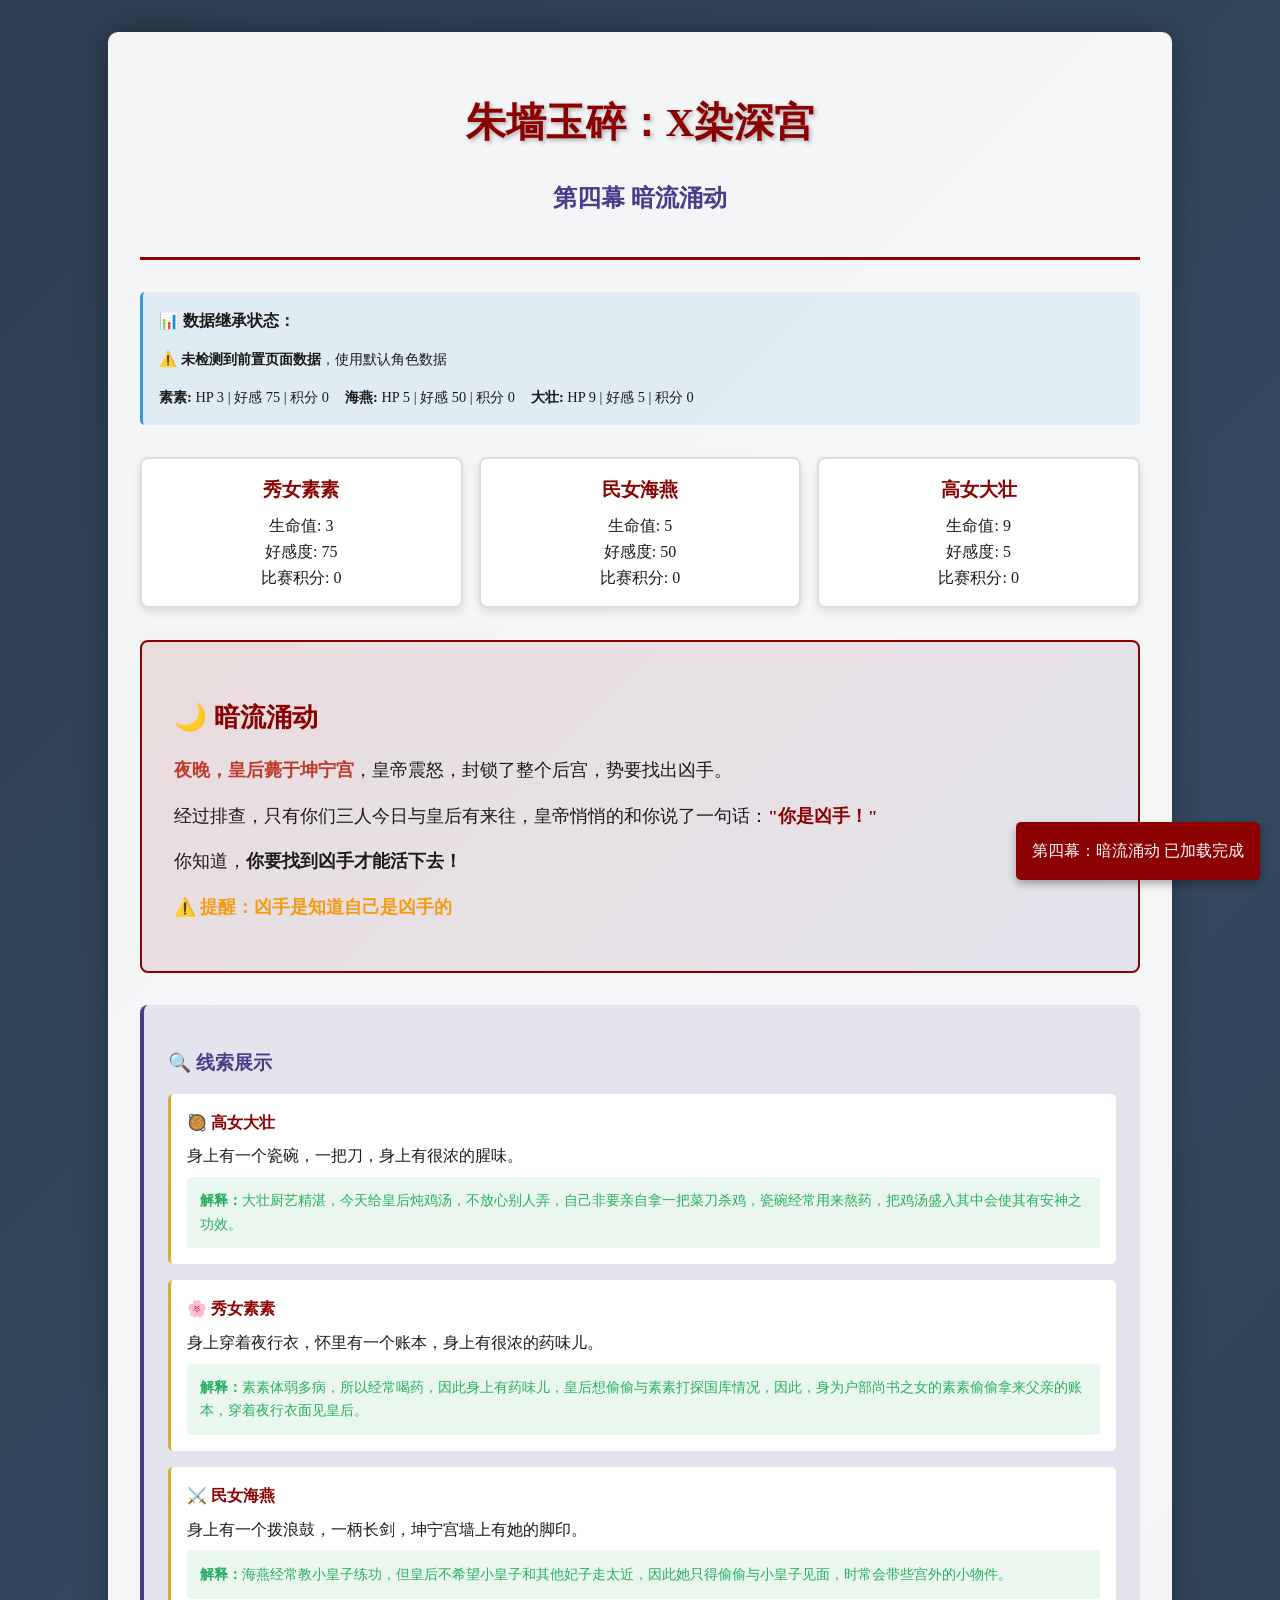
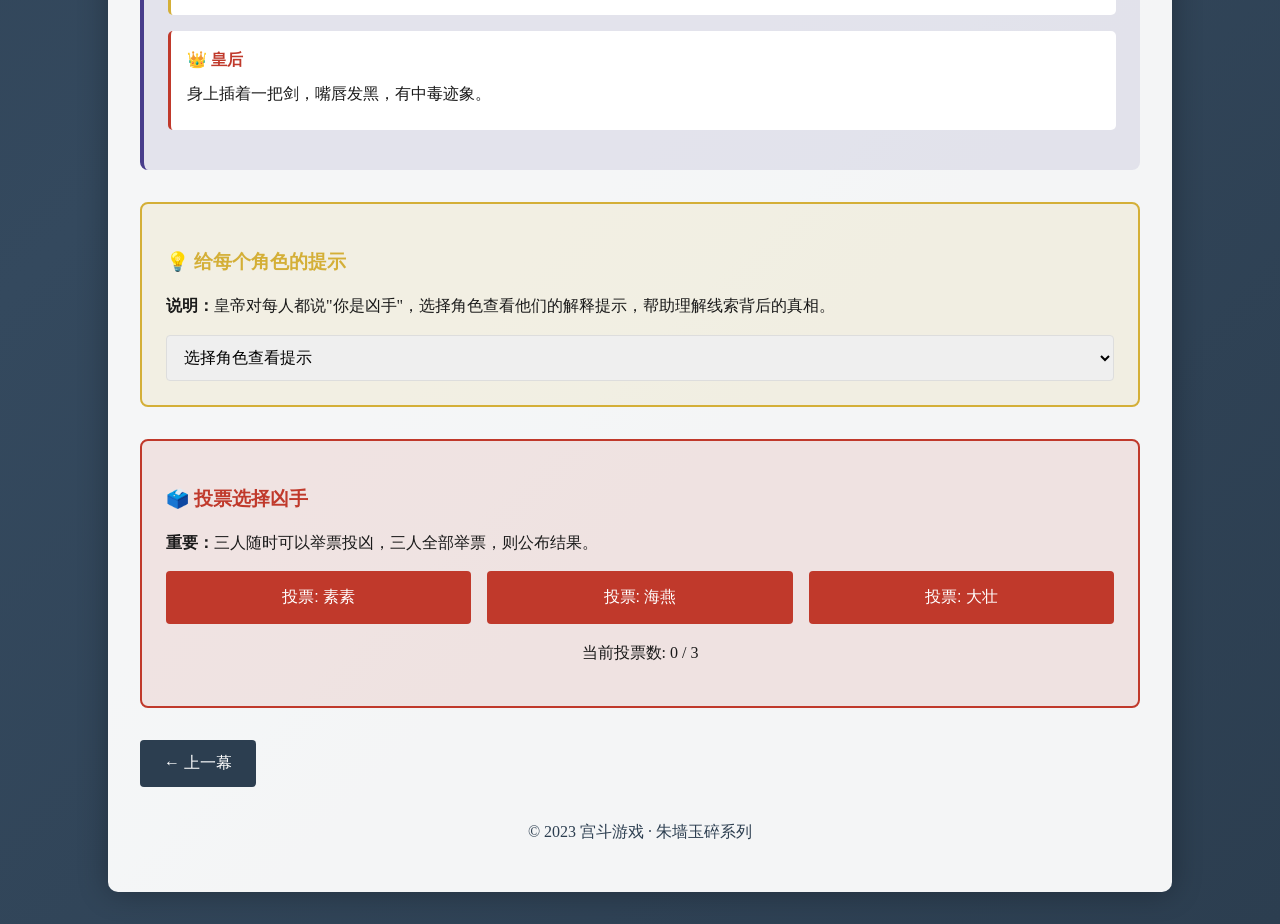
<file: zhuqiang/next-page.html/fourth-scene.html/index.html>
<!DOCTYPE html>
<html lang="zh-CN">
<head>
    <meta charset="UTF-8">
    <meta name="viewport" content="width=device-width, initial-scale=1.0">
    <title>朱墙玉碎：X染发来黑暗 - 第四幕</title>
    <style>
        :root {
            --primary: #8b0000;
            --secondary: #2c3e50;
            --accent: #d4af37;
            --danger: #c0392b;
            --success: #27ae60;
            --warning: #f39c12;
            --dark: #1a1a1a;
            --mystery: #483d8b;
        }
        
        body {
            font-family: 'SimSun', '宋体', serif;
            background: linear-gradient(135deg, #2c3e50 0%, #34495e 50%, #2c3e50 100%);
            color: var(--dark);
            line-height: 1.6;
            margin: 0;
            padding: 0;
            min-height: 100vh;
        }
        
        .container {
            max-width: 1000px;
            margin: 0 auto;
            padding: 2rem;
            background: rgba(255, 255, 255, 0.95);
            box-shadow: 0 0 30px rgba(0, 0, 0, 0.3);
            border-radius: 10px;
            margin-top: 2rem;
            margin-bottom: 2rem;
        }
        
        header {
            text-align: center;
            margin-bottom: 2rem;
            border-bottom: 3px solid var(--primary);
            padding-bottom: 1rem;
        }
        
        h1 {
            color: var(--primary);
            font-size: 2.5rem;
            margin-bottom: 0.5rem;
            text-shadow: 2px 2px 4px rgba(0, 0, 0, 0.3);
        }
        
        .scene-intro {
            background: linear-gradient(135deg, rgba(139, 0, 0, 0.1) 0%, rgba(72, 61, 139, 0.1) 100%);
            padding: 2rem;
            border-radius: 8px;
            margin: 2rem 0;
            border: 2px solid var(--primary);
            font-size: 1.1rem;
        }
        
        .character-stats {
            display: grid;
            grid-template-columns: repeat(auto-fit, minmax(200px, 1fr));
            gap: 1rem;
            margin: 2rem 0;
        }
        
        .character-card {
            background: white;
            padding: 1rem;
            border-radius: 8px;
            box-shadow: 0 4px 8px rgba(0, 0, 0, 0.1);
            border: 2px solid #ddd;
            text-align: center;
        }
        
        .character-name {
            font-weight: bold;
            color: var(--primary);
            font-size: 1.2rem;
            margin-bottom: 0.5rem;
        }
        
        .clues-section {
            background: rgba(72, 61, 139, 0.1);
            padding: 1.5rem;
            border-radius: 8px;
            margin: 2rem 0;
            border-left: 4px solid var(--mystery);
        }
        
        .clue-item {
            background: white;
            padding: 1rem;
            margin: 1rem 0;
            border-radius: 5px;
            border-left: 3px solid var(--accent);
        }
        
        .clue-character {
            font-weight: bold;
            color: var(--primary);
            margin-bottom: 0.5rem;
        }
        
        .clue-description {
            color: var(--dark);
            margin-bottom: 0.5rem;
        }
        
        .clue-explanation {
            background: rgba(39, 174, 96, 0.1);
            padding: 0.8rem;
            border-radius: 4px;
            font-size: 0.9rem;
            color: var(--success);
            margin-top: 0.5rem;
        }
        
        .question-section {
            background: rgba(212, 175, 55, 0.1);
            padding: 1.5rem;
            border-radius: 8px;
            margin: 2rem 0;
            border: 2px solid var(--accent);
        }
        
        .question-form {
            display: grid;
            gap: 1rem;
            margin-top: 1rem;
        }
        
        .question-input {
            width: 100%;
            padding: 0.8rem;
            border: 1px solid #ddd;
            border-radius: 4px;
            font-size: 1rem;
        }
        
        .question-btn {
            background: var(--accent);
            color: white;
            border: none;
            padding: 0.8rem 1.5rem;
            border-radius: 4px;
            cursor: pointer;
            font-size: 1rem;
            transition: all 0.3s;
        }
        
        .question-btn:hover {
            background: #b8860b;
        }
        
        .question-btn:disabled {
            background: #ccc;
            cursor: not-allowed;
        }
        
        .voting-section {
            background: rgba(192, 57, 43, 0.1);
            padding: 1.5rem;
            border-radius: 8px;
            margin: 2rem 0;
            border: 2px solid var(--danger);
        }
        
        .vote-buttons {
            display: grid;
            grid-template-columns: repeat(auto-fit, minmax(150px, 1fr));
            gap: 1rem;
            margin-top: 1rem;
        }
        
        .vote-btn {
            background: var(--danger);
            color: white;
            border: none;
            padding: 1rem;
            border-radius: 4px;
            cursor: pointer;
            font-size: 1rem;
            transition: all 0.3s;
        }
        
        .vote-btn:hover {
            background: #a93226;
        }
        
        .questions-log {
            background: rgba(52, 152, 219, 0.1);
            padding: 1rem;
            border-radius: 5px;
            margin: 1rem 0;
            max-height: 300px;
            overflow-y: auto;
        }
        
        .question-entry {
            background: white;
            padding: 0.8rem;
            margin: 0.5rem 0;
            border-radius: 4px;
            border-left: 3px solid #3498db;
        }
        
        .nav-buttons {
            text-align: center;
            margin: 2rem 0;
            display: flex;
            justify-content: space-between;
            gap: 1rem;
        }
        
        .nav-btn {
            background: var(--secondary);
            color: white;
            border: none;
            padding: 0.8rem 1.5rem;
            border-radius: 4px;
            cursor: pointer;
            text-decoration: none;
            font-size: 1rem;
            transition: all 0.3s;
        }
        
        .nav-btn:hover {
            background: #1a252f;
        }
        
        .toast {
            position: fixed;
            bottom: 20px;
            right: 20px;
            background: var(--primary);
            color: white;
            padding: 1rem;
            border-radius: 5px;
            box-shadow: 0 4px 8px rgba(0, 0, 0, 0.3);
            z-index: 1000;
            opacity: 0;
            transition: all 0.3s;
        }
        
        .toast.show {
            opacity: 1;
        }
        
        .result-section {
            background: rgba(139, 0, 0, 0.1);
            padding: 2rem;
            border-radius: 8px;
            margin: 2rem 0;
            border: 3px solid var(--primary);
            display: none;
        }
        
        .truth-reveal {
            background: linear-gradient(135deg, #8b0000, #dc143c);
            color: white;
            padding: 1.5rem;
            border-radius: 8px;
            margin: 1rem 0;
            text-align: center;
        }
        
        /* 弹窗样式 */
        .modal {
            display: none;
            position: fixed;
            z-index: 1000;
            left: 0;
            top: 0;
            width: 100%;
            height: 100%;
            overflow: auto;
            background-color: rgba(0, 0, 0, 0.5);
            animation: fadeIn 0.3s;
        }
        
        .modal-content {
            background-color: white;
            margin: 5% auto;
            padding: 0;
            border-radius: 10px;
            width: 90%;
            max-width: 600px;
            box-shadow: 0 4px 20px rgba(0, 0, 0, 0.3);
            animation: slideIn 0.3s;
        }
        
        .modal-header {
            background: linear-gradient(135deg, var(--accent), #b8860b);
            color: white;
            padding: 1.5rem;
            border-radius: 10px 10px 0 0;
            text-align: center;
        }
        
        .modal-body {
            padding: 2rem;
            line-height: 1.8;
            color: var(--dark);
        }
        
        .modal-footer {
            padding: 1rem 2rem 2rem;
            text-align: center;
        }
        
        .close {
            background: var(--secondary);
            color: white;
            border: none;
            padding: 0.8rem 2rem;
            border-radius: 5px;
            cursor: pointer;
            font-size: 1rem;
            transition: all 0.3s;
        }
        
        .close:hover {
            background: #1a252f;
        }
        
        .emperor-quote {
            background: rgba(139, 0, 0, 0.1);
            border-left: 4px solid var(--primary);
            padding: 1rem;
            margin: 1rem 0;
            font-style: italic;
            color: var(--primary);
        }
        
        .explanation-text {
            background: rgba(39, 174, 96, 0.1);
            border-left: 4px solid var(--success);
            padding: 1rem;
            margin: 1rem 0;
            color: var(--success);
        }
        
        @keyframes fadeIn {
            from { opacity: 0; }
            to { opacity: 1; }
        }
        
        @keyframes slideIn {
            from { transform: translateY(-50px); opacity: 0; }
            to { transform: translateY(0); opacity: 1; }
        }
        
        @media (max-width: 768px) {
            .container {
                margin: 1rem;
                padding: 1rem;
            }
            
            h1 {
                font-size: 2rem;
            }
            
            .character-stats {
                grid-template-columns: 1fr;
            }
            
            .vote-buttons {
                grid-template-columns: 1fr;
            }
            
            .nav-buttons {
                flex-direction: column;
            }
        }
    </style>
</head>
<body>
    <div class="container">
        <header>
            <h1>朱墙玉碎：X染深宫</h1>
            <p style="color: var(--mystery); font-size: 1.5rem; font-weight: bold;">第四幕 暗流涌动</p>
        </header>

        <!-- 数据继承状态显示 -->
        <div id="dataInheritanceStatus" style="background: rgba(52, 152, 219, 0.1); padding: 1rem; border-radius: 5px; margin: 1rem 0; border-left: 3px solid #3498db;">
            <strong>📊 数据继承状态：</strong>
            <div id="inheritanceDetails" style="margin-top: 0.5rem; font-size: 0.9rem;">
                <p>⏳ 正在加载角色数据...</p>
            </div>
        </div>

        <!-- 角色状态显示 -->
        <div class="character-stats">
            <div class="character-card" id="susu">
                <div class="character-name">秀女素素</div>
                <div>生命值: <span id="susu-hp">3</span></div>
                <div>好感度: <span id="susu-favor">75</span></div>
                <div>比赛积分: <span id="susu-score">0</span></div>
            </div>
            <div class="character-card" id="haiyan">
                <div class="character-name">民女海燕</div>
                <div>生命值: <span id="haiyan-hp">5</span></div>
                <div>好感度: <span id="haiyan-favor">50</span></div>
                <div>比赛积分: <span id="haiyan-score">0</span></div>
            </div>
            <div class="character-card" id="dazhuang">
                <div class="character-name">高女大壮</div>
                <div>生命值: <span id="dazhuang-hp">9</span></div>
                <div>好感度: <span id="dazhuang-favor">5</span></div>
                <div>比赛积分: <span id="dazhuang-score">0</span></div>
            </div>
        </div>

        <!-- 剧情介绍 -->
        <section class="scene-intro">
            <h2 style="color: var(--primary); margin-bottom: 1rem;">🌙 暗流涌动</h2>
            <p><strong style="color: var(--danger);">夜晚，皇后薨于坤宁宫</strong>，皇帝震怒，封锁了整个后宫，势要找出凶手。</p>
            <p>经过排查，只有你们三人今日与皇后有来往，皇帝悄悄的和你说了一句话：<strong style="color: var(--primary);">"你是凶手！"</strong></p>
            <p>你知道，<strong>你要找到凶手才能活下去！</strong></p>
            <p style="color: var(--warning); font-weight: bold;">⚠️ 提醒：凶手是知道自己是凶手的</p>
        </section>

        <!-- 线索展示 -->
        <section class="clues-section">
            <h3 style="color: var(--mystery); margin-bottom: 1rem;">🔍 线索展示</h3>
            
            <div class="clue-item">
                <div class="clue-character">🥘 高女大壮</div>
                <div class="clue-description">身上有一个瓷碗，一把刀，身上有很浓的腥味。</div>
                <div class="clue-explanation">
                    <strong>解释：</strong>大壮厨艺精湛，今天给皇后炖鸡汤，不放心别人弄，自己非要亲自拿一把菜刀杀鸡，瓷碗经常用来熬药，把鸡汤盛入其中会使其有安神之功效。
                </div>
            </div>

            <div class="clue-item">
                <div class="clue-character">🌸 秀女素素</div>
                <div class="clue-description">身上穿着夜行衣，怀里有一个账本，身上有很浓的药味儿。</div>
                <div class="clue-explanation">
                    <strong>解释：</strong>素素体弱多病，所以经常喝药，因此身上有药味儿，皇后想偷偷与素素打探国库情况，因此，身为户部尚书之女的素素偷偷拿来父亲的账本，穿着夜行衣面见皇后。
                </div>
            </div>

            <div class="clue-item">
                <div class="clue-character">⚔️ 民女海燕</div>
                <div class="clue-description">身上有一个拨浪鼓，一柄长剑，坤宁宫墙上有她的脚印。</div>
                <div class="clue-explanation">
                    <strong>解释：</strong>海燕经常教小皇子练功，但皇后不希望小皇子和其他妃子走太近，因此她只得偷偷与小皇子见面，时常会带些宫外的小物件。
                </div>
            </div>

            <div class="clue-item" style="border-left-color: var(--danger);">
                <div class="clue-character" style="color: var(--danger);">👑 皇后</div>
                <div class="clue-description">身上插着一把剑，嘴唇发黑，有中毒迹象。</div>
            </div>
        </section>

        <!-- 角色提示系统 -->
        <section class="question-section">
            <h3 style="color: var(--accent); margin-bottom: 1rem;">💡 给每个角色的提示</h3>
            <p><strong>说明：</strong>皇帝对每人都说"你是凶手"，选择角色查看他们的解释提示，帮助理解线索背后的真相。</p>
            
            <div class="question-form">
                <select id="characterHint" class="question-input" onchange="showCharacterHint()">
                    <option value="">选择角色查看提示</option>
                    <option value="susu">秀女素素</option>
                    <option value="haiyan">民女海燕</option>
                    <option value="dazhuang">高女大壮</option>
                </select>
            </div>
        </section>

        <!-- 角色提示记录 -->
        <section class="questions-log" id="hintsLog" style="display: none;">
            <h4 style="color: var(--secondary);">📝 已查看的角色提示</h4>
            <div id="hintsHistory"></div>
        </section>

        <!-- 投票系统 -->
        <section class="voting-section">
            <h3 style="color: var(--danger); margin-bottom: 1rem;">🗳️ 投票选择凶手</h3>
            <p><strong>重要：</strong>三人随时可以举票投凶，三人全部举票，则公布结果。</p>
            
            <div class="vote-buttons">
                <button class="vote-btn" onclick="vote('susu')">投票: 素素</button>
                <button class="vote-btn" onclick="vote('haiyan')">投票: 海燕</button>
                <button class="vote-btn" onclick="vote('dazhuang')">投票: 大壮</button>
            </div>

            <div style="margin-top: 1rem; text-align: center;">
                <p>当前投票数: <span id="voteCount">0</span> / 3</p>
                <div id="voteStatus"></div>
            </div>
        </section>

        <!-- 结果展示 -->
        <section class="result-section" id="resultSection">
            <div class="truth-reveal">
                <h3>🎭 真相大白</h3>
                <p style="font-size: 1.2rem; margin: 1rem 0;">
                    真正的凶手是<strong style="color: #ffd700;">皇帝</strong>！
                </p>
                <p>他需要处理掉身为宰相之女的皇后，以此打压宰相在朝中的地位。他和你们每个人都说了"你是凶手"，希望有一个重要的人给皇后的死买单。</p>
            </div>

            <div id="punishmentResult" style="background: rgba(192, 57, 43, 0.1); padding: 1.5rem; border-radius: 8px; margin: 1rem 0;">
                <!-- 动态显示被投出者的结果 -->
            </div>

            <div style="background: rgba(39, 174, 96, 0.1); padding: 1.5rem; border-radius: 8px; margin: 1rem 0;">
                <h4 style="color: var(--success);">📈 好感度奖励</h4>
                <p>经过此事，你们对皇宫的黑暗又多了几分了解。<strong style="color: var(--success);">被投票者获得好感度+40</strong></p>
                <div id="finalStats"></div>
            </div>
        </section>

        <!-- 导航按钮 -->
        <div class="nav-buttons">
            <button class="nav-btn" onclick="goToPreviousScene()">← 上一幕</button>
            <button class="nav-btn" onclick="goToNextScene()" id="nextBtn" style="display: none;">下一幕 →</button>
        </div>

        <footer style="text-align: center; margin-top: 2rem; color: var(--secondary);">
            <p>© 2023 宫斗游戏 · 朱墙玉碎系列</p>
        </footer>
    </div>

    <!-- 角色提示弹窗 -->
    <div id="characterModal" class="modal">
        <div class="modal-content">
            <div class="modal-header">
                <h3 id="modalTitle">角色提示</h3>
            </div>
            <div class="modal-body" id="modalBody">
                <!-- 动态内容 -->
            </div>
            <div class="modal-footer">
                <button class="close" onclick="closeModal()">关闭</button>
            </div>
        </div>
    </div>

    <!-- Toast 消息 -->
    <div class="toast" id="toast"></div>

    <script>
        // 游戏状态管理
        const gameState = {
            characters: {
                susu: { 
                    hp: 3, 
                    favor: 75,
                    contestScore: 0,
                    name: '秀女素素'
                },
                haiyan: { 
                    hp: 5, 
                    favor: 50,
                    contestScore: 0,
                    name: '民女海燕'
                },
                dazhuang: { 
                    hp: 9, 
                    favor: 5,
                    contestScore: 0,
                    name: '高女大壮'
                }
            },
            viewedHints: [],
            votes: [],
            gameFinished: false
        };

        // 角色提示数据库
        const characterHints = {
            susu: {
                title: '秀女素素的提示',
                emperorQuote: '皇帝悄悄的和你说了一句话："你是凶手！"',
                explanation: '素素体弱多病，所以经常喝药，因此身上有药味儿，皇后想偷偷与素素打探国库情况，因此，身为户部尚书之女的素素偷偷拿来父亲的账本，穿着夜行衣面见皇后。'
            },
            haiyan: {
                title: '民女海燕的提示',
                emperorQuote: '皇帝悄悄的和你说了一句话："你是凶手！"',
                explanation: '海燕经常教小皇子练功，但皇后不希望小皇子和其他妃子走太近，因此她只得偷偷与小皇子见面，时常会带些宫外的小物件。'
            },
            dazhuang: {
                title: '高女大壮的提示',
                emperorQuote: '皇帝悄悄的和你说了一句话："你是凶手！"',
                explanation: '大壮厨艺精湛，今天给皇后炖鸡汤，不放心别人弄，自己非要亲自拿一把菜刀杀鸡，瓷碗经常用来熬药，把鸡汤盛入其中会使其有安神之功效。'
            }
        };

        // 从前置页面获取角色数据
        function loadCharacterDataFromPreviousPage() {
            try {
                let dataLoaded = false;
                
                // 从URL参数获取数据
                const urlParams = new URLSearchParams(window.location.search);
                
                if (urlParams.get('susu_hp') && urlParams.get('from') === 'act3') {
                    gameState.characters.susu.hp = parseInt(urlParams.get('susu_hp')) || 3;
                    gameState.characters.susu.favor = parseInt(urlParams.get('susu_favor')) || 75;
                    gameState.characters.susu.contestScore = parseInt(urlParams.get('susu_score')) || 0;
                    gameState.characters.haiyan.hp = parseInt(urlParams.get('haiyan_hp')) || 5;
                    gameState.characters.haiyan.favor = parseInt(urlParams.get('haiyan_favor')) || 50;
                    gameState.characters.haiyan.contestScore = parseInt(urlParams.get('haiyan_score')) || 0;
                    gameState.characters.dazhuang.hp = parseInt(urlParams.get('dazhuang_hp')) || 9;
                    gameState.characters.dazhuang.favor = parseInt(urlParams.get('dazhuang_favor')) || 5;
                    gameState.characters.dazhuang.contestScore = parseInt(urlParams.get('dazhuang_score')) || 0;
                    
                    showToast('✅ 已从第三幕继承角色数据！', 2000);
                    dataLoaded = true;
                }
                
                // 备用：从localStorage获取
                if (!dataLoaded) {
                    const savedData = localStorage.getItem('palaceGameCharacters');
                    if (savedData) {
                        const data = JSON.parse(savedData);
                        if (data.susu && data.haiyan && data.dazhuang) {
                            gameState.characters.susu.hp = data.susu.hp || 3;
                            gameState.characters.susu.favor = data.susu.favor || 75;
                            gameState.characters.susu.contestScore = data.susu.contestScore || 0;
                            gameState.characters.haiyan.hp = data.haiyan.hp || 5;
                            gameState.characters.haiyan.favor = data.haiyan.favor || 50;
                            gameState.characters.haiyan.contestScore = data.haiyan.contestScore || 0;
                            gameState.characters.dazhuang.hp = data.dazhuang.hp || 9;
                            gameState.characters.dazhuang.favor = data.dazhuang.favor || 5;
                            gameState.characters.dazhuang.contestScore = data.dazhuang.contestScore || 0;
                            
                            showToast('💾 已从本地存储加载角色数据！', 2000);
                            dataLoaded = true;
                        }
                    }
                }
                
                if (!dataLoaded) {
                    showToast('⚠️ 未检测到前置页面数据，使用默认角色数据', 3000);
                }
                
                // 更新数据继承状态显示
                updateDataInheritanceDisplay(dataLoaded);
                
            } catch (error) {
                console.error('加载角色数据时出错:', error);
                showToast('❌ 数据加载出错，使用默认角色数据', 3000);
                updateDataInheritanceDisplay(false, true);
            }
        }

        // 更新数据继承状态显示
        function updateDataInheritanceDisplay(dataLoaded, hasError = false) {
            const detailsElement = document.getElementById('inheritanceDetails');
            if (!detailsElement) return;
            
            if (hasError) {
                detailsElement.innerHTML = `
                    <p>❌ <strong>数据加载出错</strong>，使用默认值</p>
                `;
                return;
            }
            
            if (dataLoaded) {
                detailsElement.innerHTML = `
                    <p>✅ <strong>数据继承成功！</strong>来自第三幕的角色状态：</p>
                    <div style="display: flex; flex-wrap: wrap; gap: 1rem; margin-top: 0.5rem; font-size: 0.9rem;">
                        <div><strong>素素:</strong> HP ${gameState.characters.susu.hp} | 好感 ${gameState.characters.susu.favor} | 积分 ${gameState.characters.susu.contestScore}</div>
                        <div><strong>海燕:</strong> HP ${gameState.characters.haiyan.hp} | 好感 ${gameState.characters.haiyan.favor} | 积分 ${gameState.characters.haiyan.contestScore}</div>
                        <div><strong>大壮:</strong> HP ${gameState.characters.dazhuang.hp} | 好感 ${gameState.characters.dazhuang.favor} | 积分 ${gameState.characters.dazhuang.contestScore}</div>
                    </div>
                `;
            } else {
                detailsElement.innerHTML = `
                    <p>⚠️ <strong>未检测到前置页面数据</strong>，使用默认角色数据</p>
                    <div style="display: flex; flex-wrap: wrap; gap: 1rem; margin-top: 0.5rem; font-size: 0.9rem;">
                        <div><strong>素素:</strong> HP 3 | 好感 75 | 积分 0</div>
                        <div><strong>海燕:</strong> HP 5 | 好感 50 | 积分 0</div>
                        <div><strong>大壮:</strong> HP 9 | 好感 5 | 积分 0</div>
                    </div>
                `;
            }
        }

        // 更新角色状态显示
        function updateCharacterStats() {
            Object.keys(gameState.characters).forEach(character => {
                document.getElementById(`${character}-hp`).textContent = gameState.characters[character].hp;
                document.getElementById(`${character}-favor`).textContent = gameState.characters[character].favor;
                document.getElementById(`${character}-score`).textContent = gameState.characters[character].contestScore;
            });
        }

        // 显示角色提示功能
        function showCharacterHint() {
            const character = document.getElementById('characterHint').value;
            
            if (!character) {
                return;
            }
            
            if (gameState.gameFinished) {
                showToast('游戏已结束', 2000);
                return;
            }
            
            const hint = characterHints[character];
            if (!hint) {
                showToast('角色数据错误', 2000);
                return;
            }
            
            // 显示弹窗
            document.getElementById('modalTitle').textContent = hint.title;
            document.getElementById('modalBody').innerHTML = `
                <div class="emperor-quote">
                    <strong>👑 ${hint.emperorQuote}</strong>
                </div>
                <div class="explanation-text">
                    <strong>💡 你的解释提示如下：</strong><br>
                    ${hint.explanation}
                </div>
            `;
            
            document.getElementById('characterModal').style.display = 'block';
            
            // 记录已查看的提示
            if (!gameState.viewedHints.includes(character)) {
                gameState.viewedHints.push(character);
                displayHintHistory();
            }
            
            // 重置选择框
            document.getElementById('characterHint').value = '';
        }

        // 关闭弹窗
        function closeModal() {
            document.getElementById('characterModal').style.display = 'none';
        }

        // 显示提示查看历史
        function displayHintHistory() {
            const logSection = document.getElementById('hintsLog');
            const historyDiv = document.getElementById('hintsHistory');
            
            if (gameState.viewedHints.length > 0) {
                logSection.style.display = 'block';
                
                historyDiv.innerHTML = gameState.viewedHints.map(character => `
                    <div class="question-entry">
                        <strong>已查看：${gameState.characters[character].name}的提示</strong>
                        <div style="color: var(--success); margin-top: 0.3rem;">
                            ${characterHints[character].explanation}
                        </div>
                    </div>
                `).join('');
            }
        }

        // 投票功能
        function vote(character) {
            if (gameState.gameFinished) {
                showToast('游戏已结束', 2000);
                return;
            }
            
            // 记录投票
            gameState.votes.push({
                target: character,
                timestamp: new Date().toLocaleTimeString()
            });
            
            // 更新投票显示
            updateVoteDisplay();
            
            // 检查是否达到3票
            if (gameState.votes.length >= 3) {
                setTimeout(() => {
                    revealTruth(character);
                }, 1000);
            }
        }

        // 更新投票显示
        function updateVoteDisplay() {
            document.getElementById('voteCount').textContent = gameState.votes.length;
            
            const statusDiv = document.getElementById('voteStatus');
            if (gameState.votes.length > 0) {
                const voteTargets = {};
                gameState.votes.forEach(vote => {
                    voteTargets[vote.target] = (voteTargets[vote.target] || 0) + 1;
                });
                
                const voteText = Object.entries(voteTargets).map(([char, count]) => 
                    `${gameState.characters[char].name}: ${count}票`
                ).join(' | ');
                
                statusDiv.innerHTML = `<p style="color: var(--primary);">投票情况: ${voteText}</p>`;
            }
        }

        // 揭露真相
        function revealTruth(votedCharacter) {
            gameState.gameFinished = true;
            
            // 显示结果区域
            document.getElementById('resultSection').style.display = 'block';
            
            // 计算被投票最多的角色
            const voteTargets = {};
            gameState.votes.forEach(vote => {
                voteTargets[vote.target] = (voteTargets[vote.target] || 0) + 1;
            });
            
            const mostVoted = Object.entries(voteTargets).reduce((a, b) => 
                voteTargets[a[0]] > voteTargets[b[0]] ? a : b
            )[0];
            
            const victim = gameState.characters[mostVoted];
            
            // 只有被投票的角色获得好感度+40
            gameState.characters[mostVoted].favor += 40;
            
            // 显示惩罚结果
            const punishmentDiv = document.getElementById('punishmentResult');
            punishmentDiv.innerHTML = `
                <h4 style="color: var(--danger);">⚖️ 审判结果</h4>
                <p><strong style="color: var(--danger);">${victim.name}</strong>被投票选为凶手，被皇帝赐死，以平息宰相之怒。</p>
                <p style="color: var(--success);">${victim.name} 作为被投票者获得好感度+40</p>
                <p>第二年，一个长相神似${victim.name}的女子入宫，直接被封为<strong style="color: var(--accent);">${getFinalTitle(victim.favor)}</strong>。</p>
            `;
            
            // 显示最终统计
            const finalStatsDiv = document.getElementById('finalStats');
            finalStatsDiv.innerHTML = `
                <div style="display: grid; grid-template-columns: repeat(auto-fit, minmax(200px, 1fr)); gap: 1rem; margin-top: 1rem;">
                    ${Object.entries(gameState.characters).map(([key, char]) => {
                        const isVictim = key === mostVoted;
                        return `
                            <div style="background: white; padding: 1rem; border-radius: 5px; text-align: center; ${isVictim ? 'border: 2px solid var(--success); background: rgba(39, 174, 96, 0.1);' : 'border: 2px solid #ddd;'}">
                                <strong>${char.name}${isVictim ? ' (被投票者)' : ''}</strong><br>
                                HP: ${char.hp} | 好感: ${char.favor} | 积分: ${char.contestScore}<br>
                                <small style="color: ${isVictim ? 'var(--success)' : 'var(--secondary)'};">${isVictim ? '获得好感度+40' : '本轮无奖励'}</small>
                            </div>
                        `;
                    }).join('')}
                </div>
            `;
            
            // 更新角色状态显示
            updateCharacterStats();
            
            // 保存数据供下一幕使用
            saveCharacterDataForNextPage();
            
            // 显示下一幕按钮
            document.getElementById('nextBtn').style.display = 'inline-block';
            
            showToast('真相大白！游戏结束！', 3000);
            
            // 滚动到结果区域
            document.getElementById('resultSection').scrollIntoView({ behavior: 'smooth' });
        }

        // 根据好感度确定封号
        function getFinalTitle(favor) {
            if (favor >= 100) return '贵妃';
            if (favor >= 80) return '妃';
            if (favor >= 60) return '嫔';
            if (favor >= 40) return '常在';
            return '答应';
        }

        // 保存角色数据
        function saveCharacterDataForNextPage() {
            const dataToSave = {
                susu: {
                    hp: gameState.characters.susu.hp,
                    favor: gameState.characters.susu.favor,
                    contestScore: gameState.characters.susu.contestScore
                },
                haiyan: {
                    hp: gameState.characters.haiyan.hp,
                    favor: gameState.characters.haiyan.favor,
                    contestScore: gameState.characters.haiyan.contestScore
                },
                dazhuang: {
                    hp: gameState.characters.dazhuang.hp,
                    favor: gameState.characters.dazhuang.favor,
                    contestScore: gameState.characters.dazhuang.contestScore
                }
            };
            
            localStorage.setItem('palaceGameCharacters', JSON.stringify(dataToSave));
        }

        // 导航函数
        function goToPreviousScene() {
            saveCharacterDataForNextPage();
            const targetUrl = 'https://gusiyuan-lxy.github.io/webgame/zhuqiang/next-page.html/third-scene.html/';
            console.log('跳转回第三幕');
            console.log('目标URL:', targetUrl);
            window.location.href = targetUrl;
        }

        function goToNextScene() {
            saveCharacterDataForNextPage();
            
            // 构建URL参数传递到第五幕
            const urlParams = new URLSearchParams({
                susu_hp: gameState.characters.susu.hp,
                susu_favor: gameState.characters.susu.favor,
                haiyan_hp: gameState.characters.haiyan.hp,
                haiyan_favor: gameState.characters.haiyan.favor,
                dazhuang_hp: gameState.characters.dazhuang.hp,
                dazhuang_favor: gameState.characters.dazhuang.favor,
                from: 'act4'
            });
            
            // 跳转到第五幕
            const targetUrl = `https://gusiyuan-lxy.github.io/webgame/zhuqiang/next-page.html/fifth-scene.html/?${urlParams.toString()}`;
            console.log('跳转到第五幕，URL:', targetUrl);
            window.location.href = targetUrl;
        }

        // Toast消息
        function showToast(message, duration = 3000) {
            const toast = document.getElementById('toast');
            toast.textContent = message;
            toast.classList.add('show');
            
            setTimeout(() => {
                toast.classList.remove('show');
            }, duration);
        }

        // 页面加载初始化
        document.addEventListener('DOMContentLoaded', function() {
            loadCharacterDataFromPreviousPage();
            updateCharacterStats();
            showToast('第四幕：暗流涌动 已加载完成');
            
            // 点击弹窗外部关闭弹窗
            const modal = document.getElementById('characterModal');
            modal.addEventListener('click', function(event) {
                if (event.target === modal) {
                    closeModal();
                }
            });
        });
    </script>
</body>
</html>
</file>
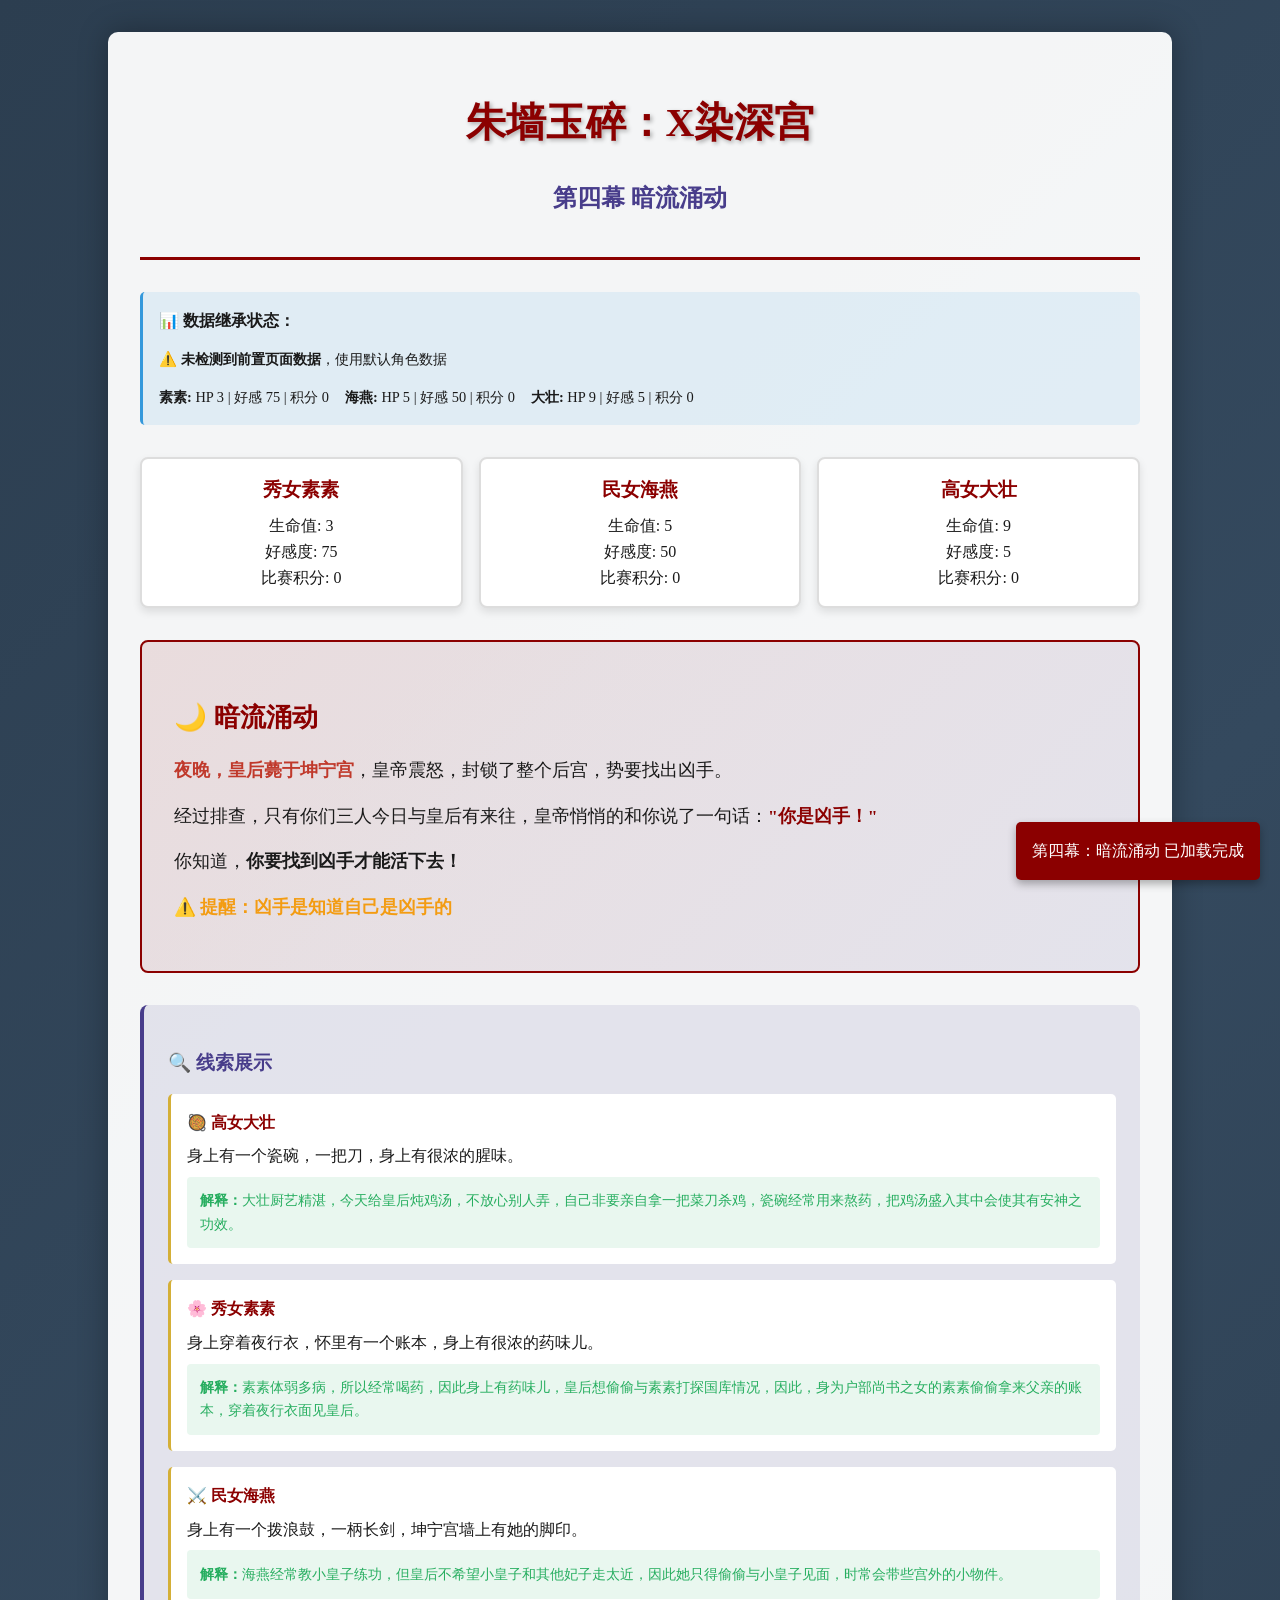
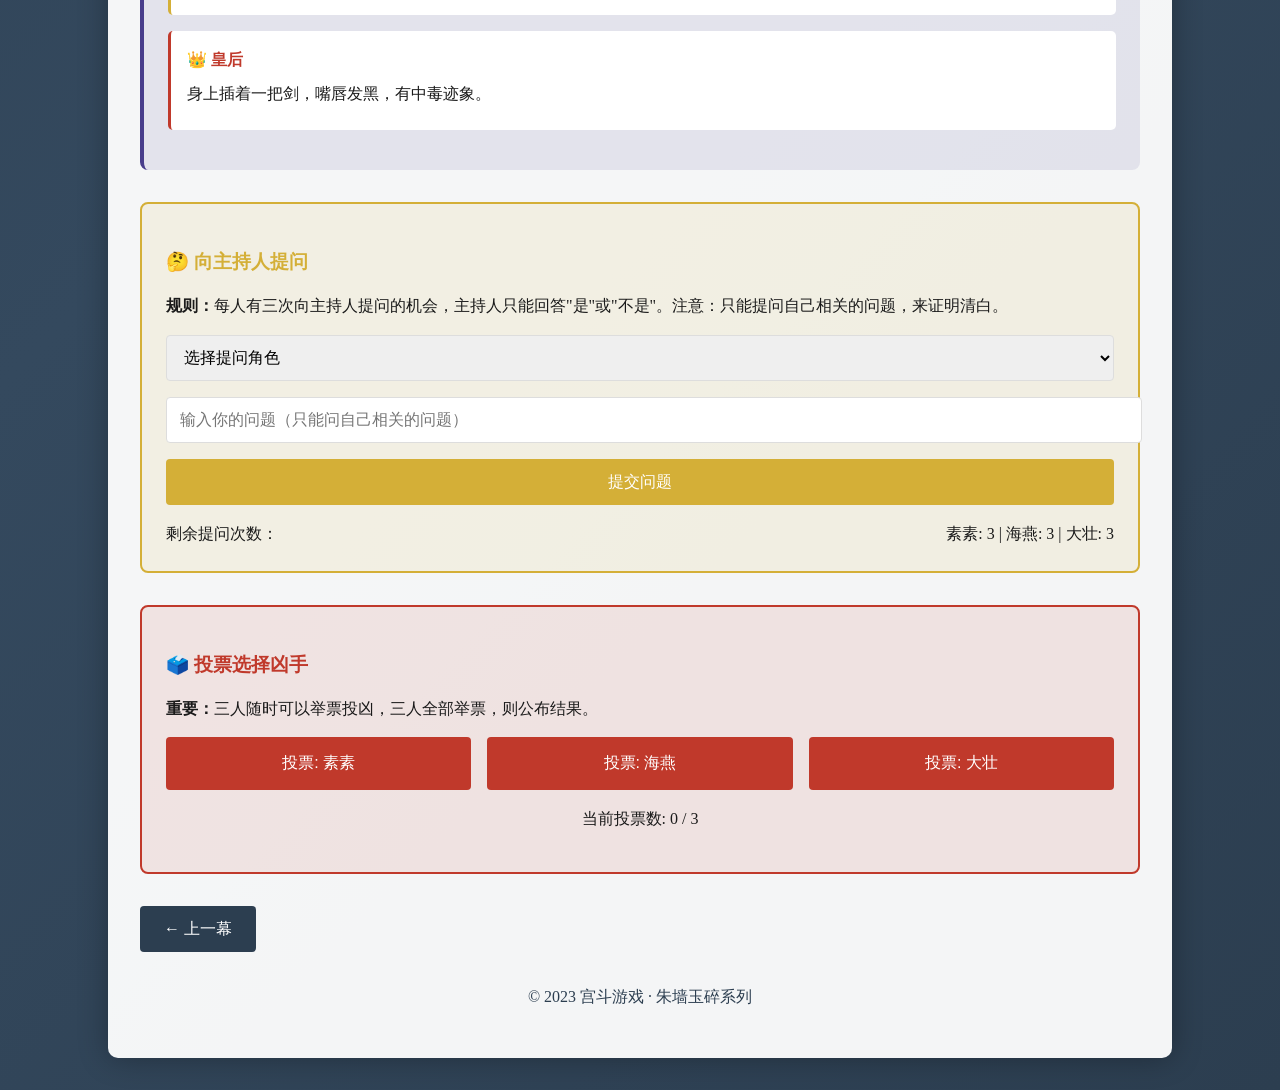
<file: zhuqiang/next-page.html/fourth_scene.html/index.html>
<!DOCTYPE html>
<html lang="zh-CN">
<head>
    <meta charset="UTF-8">
    <meta name="viewport" content="width=device-width, initial-scale=1.0">
    <title>朱墙玉碎：X染发来黑暗 - 第四幕</title>
    <style>
        :root {
            --primary: #8b0000;
            --secondary: #2c3e50;
            --accent: #d4af37;
            --danger: #c0392b;
            --success: #27ae60;
            --warning: #f39c12;
            --dark: #1a1a1a;
            --mystery: #483d8b;
        }
        
        body {
            font-family: 'SimSun', '宋体', serif;
            background: linear-gradient(135deg, #2c3e50 0%, #34495e 50%, #2c3e50 100%);
            color: var(--dark);
            line-height: 1.6;
            margin: 0;
            padding: 0;
            min-height: 100vh;
        }
        
        .container {
            max-width: 1000px;
            margin: 0 auto;
            padding: 2rem;
            background: rgba(255, 255, 255, 0.95);
            box-shadow: 0 0 30px rgba(0, 0, 0, 0.3);
            border-radius: 10px;
            margin-top: 2rem;
            margin-bottom: 2rem;
        }
        
        header {
            text-align: center;
            margin-bottom: 2rem;
            border-bottom: 3px solid var(--primary);
            padding-bottom: 1rem;
        }
        
        h1 {
            color: var(--primary);
            font-size: 2.5rem;
            margin-bottom: 0.5rem;
            text-shadow: 2px 2px 4px rgba(0, 0, 0, 0.3);
        }
        
        .scene-intro {
            background: linear-gradient(135deg, rgba(139, 0, 0, 0.1) 0%, rgba(72, 61, 139, 0.1) 100%);
            padding: 2rem;
            border-radius: 8px;
            margin: 2rem 0;
            border: 2px solid var(--primary);
            font-size: 1.1rem;
        }
        
        .character-stats {
            display: grid;
            grid-template-columns: repeat(auto-fit, minmax(200px, 1fr));
            gap: 1rem;
            margin: 2rem 0;
        }
        
        .character-card {
            background: white;
            padding: 1rem;
            border-radius: 8px;
            box-shadow: 0 4px 8px rgba(0, 0, 0, 0.1);
            border: 2px solid #ddd;
            text-align: center;
        }
        
        .character-name {
            font-weight: bold;
            color: var(--primary);
            font-size: 1.2rem;
            margin-bottom: 0.5rem;
        }
        
        .clues-section {
            background: rgba(72, 61, 139, 0.1);
            padding: 1.5rem;
            border-radius: 8px;
            margin: 2rem 0;
            border-left: 4px solid var(--mystery);
        }
        
        .clue-item {
            background: white;
            padding: 1rem;
            margin: 1rem 0;
            border-radius: 5px;
            border-left: 3px solid var(--accent);
        }
        
        .clue-character {
            font-weight: bold;
            color: var(--primary);
            margin-bottom: 0.5rem;
        }
        
        .clue-description {
            color: var(--dark);
            margin-bottom: 0.5rem;
        }
        
        .clue-explanation {
            background: rgba(39, 174, 96, 0.1);
            padding: 0.8rem;
            border-radius: 4px;
            font-size: 0.9rem;
            color: var(--success);
            margin-top: 0.5rem;
        }
        
        .question-section {
            background: rgba(212, 175, 55, 0.1);
            padding: 1.5rem;
            border-radius: 8px;
            margin: 2rem 0;
            border: 2px solid var(--accent);
        }
        
        .question-form {
            display: grid;
            gap: 1rem;
            margin-top: 1rem;
        }
        
        .question-input {
            width: 100%;
            padding: 0.8rem;
            border: 1px solid #ddd;
            border-radius: 4px;
            font-size: 1rem;
        }
        
        .question-btn {
            background: var(--accent);
            color: white;
            border: none;
            padding: 0.8rem 1.5rem;
            border-radius: 4px;
            cursor: pointer;
            font-size: 1rem;
            transition: all 0.3s;
        }
        
        .question-btn:hover {
            background: #b8860b;
        }
        
        .question-btn:disabled {
            background: #ccc;
            cursor: not-allowed;
        }
        
        .voting-section {
            background: rgba(192, 57, 43, 0.1);
            padding: 1.5rem;
            border-radius: 8px;
            margin: 2rem 0;
            border: 2px solid var(--danger);
        }
        
        .vote-buttons {
            display: grid;
            grid-template-columns: repeat(auto-fit, minmax(150px, 1fr));
            gap: 1rem;
            margin-top: 1rem;
        }
        
        .vote-btn {
            background: var(--danger);
            color: white;
            border: none;
            padding: 1rem;
            border-radius: 4px;
            cursor: pointer;
            font-size: 1rem;
            transition: all 0.3s;
        }
        
        .vote-btn:hover {
            background: #a93226;
        }
        
        .questions-log {
            background: rgba(52, 152, 219, 0.1);
            padding: 1rem;
            border-radius: 5px;
            margin: 1rem 0;
            max-height: 300px;
            overflow-y: auto;
        }
        
        .question-entry {
            background: white;
            padding: 0.8rem;
            margin: 0.5rem 0;
            border-radius: 4px;
            border-left: 3px solid #3498db;
        }
        
        .nav-buttons {
            text-align: center;
            margin: 2rem 0;
            display: flex;
            justify-content: space-between;
            gap: 1rem;
        }
        
        .nav-btn {
            background: var(--secondary);
            color: white;
            border: none;
            padding: 0.8rem 1.5rem;
            border-radius: 4px;
            cursor: pointer;
            text-decoration: none;
            font-size: 1rem;
            transition: all 0.3s;
        }
        
        .nav-btn:hover {
            background: #1a252f;
        }
        
        .toast {
            position: fixed;
            bottom: 20px;
            right: 20px;
            background: var(--primary);
            color: white;
            padding: 1rem;
            border-radius: 5px;
            box-shadow: 0 4px 8px rgba(0, 0, 0, 0.3);
            z-index: 1000;
            opacity: 0;
            transition: all 0.3s;
        }
        
        .toast.show {
            opacity: 1;
        }
        
        .result-section {
            background: rgba(139, 0, 0, 0.1);
            padding: 2rem;
            border-radius: 8px;
            margin: 2rem 0;
            border: 3px solid var(--primary);
            display: none;
        }
        
        .truth-reveal {
            background: linear-gradient(135deg, #8b0000, #dc143c);
            color: white;
            padding: 1.5rem;
            border-radius: 8px;
            margin: 1rem 0;
            text-align: center;
        }
        
        @media (max-width: 768px) {
            .container {
                margin: 1rem;
                padding: 1rem;
            }
            
            h1 {
                font-size: 2rem;
            }
            
            .character-stats {
                grid-template-columns: 1fr;
            }
            
            .vote-buttons {
                grid-template-columns: 1fr;
            }
            
            .nav-buttons {
                flex-direction: column;
            }
        }
    </style>
</head>
<body>
    <div class="container">
        <header>
            <h1>朱墙玉碎：X染深宫</h1>
            <p style="color: var(--mystery); font-size: 1.5rem; font-weight: bold;">第四幕 暗流涌动</p>
        </header>

        <!-- 数据继承状态显示 -->
        <div id="dataInheritanceStatus" style="background: rgba(52, 152, 219, 0.1); padding: 1rem; border-radius: 5px; margin: 1rem 0; border-left: 3px solid #3498db;">
            <strong>📊 数据继承状态：</strong>
            <div id="inheritanceDetails" style="margin-top: 0.5rem; font-size: 0.9rem;">
                <p>⏳ 正在加载角色数据...</p>
            </div>
        </div>

        <!-- 角色状态显示 -->
        <div class="character-stats">
            <div class="character-card" id="susu">
                <div class="character-name">秀女素素</div>
                <div>生命值: <span id="susu-hp">3</span></div>
                <div>好感度: <span id="susu-favor">75</span></div>
                <div>比赛积分: <span id="susu-score">0</span></div>
            </div>
            <div class="character-card" id="haiyan">
                <div class="character-name">民女海燕</div>
                <div>生命值: <span id="haiyan-hp">5</span></div>
                <div>好感度: <span id="haiyan-favor">50</span></div>
                <div>比赛积分: <span id="haiyan-score">0</span></div>
            </div>
            <div class="character-card" id="dazhuang">
                <div class="character-name">高女大壮</div>
                <div>生命值: <span id="dazhuang-hp">9</span></div>
                <div>好感度: <span id="dazhuang-favor">5</span></div>
                <div>比赛积分: <span id="dazhuang-score">0</span></div>
            </div>
        </div>

        <!-- 剧情介绍 -->
        <section class="scene-intro">
            <h2 style="color: var(--primary); margin-bottom: 1rem;">🌙 暗流涌动</h2>
            <p><strong style="color: var(--danger);">夜晚，皇后薨于坤宁宫</strong>，皇帝震怒，封锁了整个后宫，势要找出凶手。</p>
            <p>经过排查，只有你们三人今日与皇后有来往，皇帝悄悄的和你说了一句话：<strong style="color: var(--primary);">"你是凶手！"</strong></p>
            <p>你知道，<strong>你要找到凶手才能活下去！</strong></p>
            <p style="color: var(--warning); font-weight: bold;">⚠️ 提醒：凶手是知道自己是凶手的</p>
        </section>

        <!-- 线索展示 -->
        <section class="clues-section">
            <h3 style="color: var(--mystery); margin-bottom: 1rem;">🔍 线索展示</h3>
            
            <div class="clue-item">
                <div class="clue-character">🥘 高女大壮</div>
                <div class="clue-description">身上有一个瓷碗，一把刀，身上有很浓的腥味。</div>
                <div class="clue-explanation">
                    <strong>解释：</strong>大壮厨艺精湛，今天给皇后炖鸡汤，不放心别人弄，自己非要亲自拿一把菜刀杀鸡，瓷碗经常用来熬药，把鸡汤盛入其中会使其有安神之功效。
                </div>
            </div>

            <div class="clue-item">
                <div class="clue-character">🌸 秀女素素</div>
                <div class="clue-description">身上穿着夜行衣，怀里有一个账本，身上有很浓的药味儿。</div>
                <div class="clue-explanation">
                    <strong>解释：</strong>素素体弱多病，所以经常喝药，因此身上有药味儿，皇后想偷偷与素素打探国库情况，因此，身为户部尚书之女的素素偷偷拿来父亲的账本，穿着夜行衣面见皇后。
                </div>
            </div>

            <div class="clue-item">
                <div class="clue-character">⚔️ 民女海燕</div>
                <div class="clue-description">身上有一个拨浪鼓，一柄长剑，坤宁宫墙上有她的脚印。</div>
                <div class="clue-explanation">
                    <strong>解释：</strong>海燕经常教小皇子练功，但皇后不希望小皇子和其他妃子走太近，因此她只得偷偷与小皇子见面，时常会带些宫外的小物件。
                </div>
            </div>

            <div class="clue-item" style="border-left-color: var(--danger);">
                <div class="clue-character" style="color: var(--danger);">👑 皇后</div>
                <div class="clue-description">身上插着一把剑，嘴唇发黑，有中毒迹象。</div>
            </div>
        </section>

        <!-- 提问系统 -->
        <section class="question-section">
            <h3 style="color: var(--accent); margin-bottom: 1rem;">🤔 向主持人提问</h3>
            <p><strong>规则：</strong>每人有三次向主持人提问的机会，主持人只能回答"是"或"不是"。注意：只能提问自己相关的问题，来证明清白。</p>
            
            <div class="question-form">
                <select id="questionCharacter" class="question-input">
                    <option value="">选择提问角色</option>
                    <option value="susu">秀女素素</option>
                    <option value="haiyan">民女海燕</option>
                    <option value="dazhuang">高女大壮</option>
                </select>
                <input type="text" id="questionText" class="question-input" placeholder="输入你的问题（只能问自己相关的问题）" maxlength="100">
                <button class="question-btn" onclick="askQuestion()">提交问题</button>
            </div>

            <div style="display: flex; justify-content: space-between; margin-top: 1rem;">
                <div>剩余提问次数：</div>
                <div>
                    <span>素素: <span id="susu-questions">3</span></span> | 
                    <span>海燕: <span id="haiyan-questions">3</span></span> | 
                    <span>大壮: <span id="dazhuang-questions">3</span></span>
                </div>
            </div>
        </section>

        <!-- 提问记录 -->
        <section class="questions-log" id="questionsLog" style="display: none;">
            <h4 style="color: var(--secondary);">📝 提问记录</h4>
            <div id="questionsHistory"></div>
        </section>

        <!-- 投票系统 -->
        <section class="voting-section">
            <h3 style="color: var(--danger); margin-bottom: 1rem;">🗳️ 投票选择凶手</h3>
            <p><strong>重要：</strong>三人随时可以举票投凶，三人全部举票，则公布结果。</p>
            
            <div class="vote-buttons">
                <button class="vote-btn" onclick="vote('susu')">投票: 素素</button>
                <button class="vote-btn" onclick="vote('haiyan')">投票: 海燕</button>
                <button class="vote-btn" onclick="vote('dazhuang')">投票: 大壮</button>
            </div>

            <div style="margin-top: 1rem; text-align: center;">
                <p>当前投票数: <span id="voteCount">0</span> / 3</p>
                <div id="voteStatus"></div>
            </div>
        </section>

        <!-- 结果展示 -->
        <section class="result-section" id="resultSection">
            <div class="truth-reveal">
                <h3>🎭 真相大白</h3>
                <p style="font-size: 1.2rem; margin: 1rem 0;">
                    真正的凶手是<strong style="color: #ffd700;">皇帝</strong>！
                </p>
                <p>他需要处理掉身为宰相之女的皇后，以此打压宰相在朝中的地位。他和你们每个人都说了"你是凶手"，希望有一个重要的人给皇后的死买单。</p>
            </div>

            <div id="punishmentResult" style="background: rgba(192, 57, 43, 0.1); padding: 1.5rem; border-radius: 8px; margin: 1rem 0;">
                <!-- 动态显示被投出者的结果 -->
            </div>

            <div style="background: rgba(39, 174, 96, 0.1); padding: 1.5rem; border-radius: 8px; margin: 1rem 0;">
                <h4 style="color: var(--success);">📈 好感度奖励</h4>
                <p>经过此事，你们对皇宫的黑暗又多了几分了解。<strong style="color: var(--success);">所有角色好感度+40</strong></p>
                <div id="finalStats"></div>
            </div>
        </section>

        <!-- 导航按钮 -->
        <div class="nav-buttons">
            <button class="nav-btn" onclick="goToPreviousScene()">← 上一幕</button>
            <button class="nav-btn" onclick="goToNextScene()" id="nextBtn" style="display: none;">下一幕 →</button>
        </div>

        <footer style="text-align: center; margin-top: 2rem; color: var(--secondary);">
            <p>© 2023 宫斗游戏 · 朱墙玉碎系列</p>
        </footer>
    </div>

    <!-- Toast 消息 -->
    <div class="toast" id="toast"></div>

    <script>
        // 游戏状态管理
        const gameState = {
            characters: {
                susu: { 
                    hp: 3, 
                    favor: 75,
                    contestScore: 0,
                    name: '秀女素素',
                    questionsLeft: 3
                },
                haiyan: { 
                    hp: 5, 
                    favor: 50,
                    contestScore: 0,
                    name: '民女海燕',
                    questionsLeft: 3
                },
                dazhuang: { 
                    hp: 9, 
                    favor: 5,
                    contestScore: 0,
                    name: '高女大壮',
                    questionsLeft: 3
                }
            },
            questions: [],
            votes: [],
            gameFinished: false
        };

        // 智能问答系统 - 基于关键词的自动回答
        const questionDatabase = {
            susu: {
                keywords: ['药', '夜行衣', '账本', '户部', '父亲', '体弱', '病'],
                answers: {
                    '药': '是，素素确实经常喝药',
                    '夜行衣': '是，素素穿着夜行衣',
                    '账本': '是，素素怀里有账本', 
                    '户部': '是，素素父亲是户部尚书',
                    '父亲': '是，与父亲有关',
                    '体弱': '是，素素体弱多病',
                    '病': '是，素素确实有病',
                    '杀': '不是，素素没有杀人',
                    '凶手': '不是，素素不是凶手',
                    '毒': '不是，素素没有下毒'
                }
            },
            haiyan: {
                keywords: ['拨浪鼓', '长剑', '脚印', '小皇子', '练功', '武功'],
                answers: {
                    '拨浪鼓': '是，海燕身上有拨浪鼓',
                    '长剑': '是，海燕有一柄长剑',
                    '脚印': '是，墙上有海燕的脚印',
                    '小皇子': '是，海燕教小皇子练功',
                    '练功': '是，海燕会练功',
                    '武功': '是，海燕有武功',
                    '杀': '不是，海燕没有杀人',
                    '凶手': '不是，海燕不是凶手',
                    '毒': '不是，海燕没有下毒'
                }
            },
            dazhuang: {
                keywords: ['瓷碗', '刀', '腥味', '厨艺', '鸡汤', '菜刀'],
                answers: {
                    '瓷碗': '是，大壮身上有瓷碗',
                    '刀': '是，大壮有刀',
                    '腥味': '是，大壮身上有腥味',
                    '厨艺': '是，大壮厨艺精湛',
                    '鸡汤': '是，大壮给皇后炖鸡汤',
                    '菜刀': '是，大壮用菜刀杀鸡',
                    '杀': '不是，大壮没有杀人（只是杀鸡）',
                    '凶手': '不是，大壮不是凶手',
                    '毒': '不是，大壮没有下毒'
                }
            }
        };

        // 从前置页面获取角色数据
        function loadCharacterDataFromPreviousPage() {
            try {
                let dataLoaded = false;
                
                // 从URL参数获取数据
                const urlParams = new URLSearchParams(window.location.search);
                
                if (urlParams.get('susu_hp') && urlParams.get('from') === 'act3') {
                    gameState.characters.susu.hp = parseInt(urlParams.get('susu_hp')) || 3;
                    gameState.characters.susu.favor = parseInt(urlParams.get('susu_favor')) || 75;
                    gameState.characters.susu.contestScore = parseInt(urlParams.get('susu_score')) || 0;
                    gameState.characters.haiyan.hp = parseInt(urlParams.get('haiyan_hp')) || 5;
                    gameState.characters.haiyan.favor = parseInt(urlParams.get('haiyan_favor')) || 50;
                    gameState.characters.haiyan.contestScore = parseInt(urlParams.get('haiyan_score')) || 0;
                    gameState.characters.dazhuang.hp = parseInt(urlParams.get('dazhuang_hp')) || 9;
                    gameState.characters.dazhuang.favor = parseInt(urlParams.get('dazhuang_favor')) || 5;
                    gameState.characters.dazhuang.contestScore = parseInt(urlParams.get('dazhuang_score')) || 0;
                    
                    showToast('✅ 已从第三幕继承角色数据！', 2000);
                    dataLoaded = true;
                }
                
                // 备用：从localStorage获取
                if (!dataLoaded) {
                    const savedData = localStorage.getItem('palaceGameCharacters');
                    if (savedData) {
                        const data = JSON.parse(savedData);
                        if (data.susu && data.haiyan && data.dazhuang) {
                            gameState.characters.susu.hp = data.susu.hp || 3;
                            gameState.characters.susu.favor = data.susu.favor || 75;
                            gameState.characters.susu.contestScore = data.susu.contestScore || 0;
                            gameState.characters.haiyan.hp = data.haiyan.hp || 5;
                            gameState.characters.haiyan.favor = data.haiyan.favor || 50;
                            gameState.characters.haiyan.contestScore = data.haiyan.contestScore || 0;
                            gameState.characters.dazhuang.hp = data.dazhuang.hp || 9;
                            gameState.characters.dazhuang.favor = data.dazhuang.favor || 5;
                            gameState.characters.dazhuang.contestScore = data.dazhuang.contestScore || 0;
                            
                            showToast('💾 已从本地存储加载角色数据！', 2000);
                            dataLoaded = true;
                        }
                    }
                }
                
                if (!dataLoaded) {
                    showToast('⚠️ 未检测到前置页面数据，使用默认角色数据', 3000);
                }
                
                // 更新数据继承状态显示
                updateDataInheritanceDisplay(dataLoaded);
                
            } catch (error) {
                console.error('加载角色数据时出错:', error);
                showToast('❌ 数据加载出错，使用默认角色数据', 3000);
                updateDataInheritanceDisplay(false, true);
            }
        }

        // 更新数据继承状态显示
        function updateDataInheritanceDisplay(dataLoaded, hasError = false) {
            const detailsElement = document.getElementById('inheritanceDetails');
            if (!detailsElement) return;
            
            if (hasError) {
                detailsElement.innerHTML = `
                    <p>❌ <strong>数据加载出错</strong>，使用默认值</p>
                `;
                return;
            }
            
            if (dataLoaded) {
                detailsElement.innerHTML = `
                    <p>✅ <strong>数据继承成功！</strong>来自第三幕的角色状态：</p>
                    <div style="display: flex; flex-wrap: wrap; gap: 1rem; margin-top: 0.5rem; font-size: 0.9rem;">
                        <div><strong>素素:</strong> HP ${gameState.characters.susu.hp} | 好感 ${gameState.characters.susu.favor} | 积分 ${gameState.characters.susu.contestScore}</div>
                        <div><strong>海燕:</strong> HP ${gameState.characters.haiyan.hp} | 好感 ${gameState.characters.haiyan.favor} | 积分 ${gameState.characters.haiyan.contestScore}</div>
                        <div><strong>大壮:</strong> HP ${gameState.characters.dazhuang.hp} | 好感 ${gameState.characters.dazhuang.favor} | 积分 ${gameState.characters.dazhuang.contestScore}</div>
                    </div>
                `;
            } else {
                detailsElement.innerHTML = `
                    <p>⚠️ <strong>未检测到前置页面数据</strong>，使用默认角色数据</p>
                    <div style="display: flex; flex-wrap: wrap; gap: 1rem; margin-top: 0.5rem; font-size: 0.9rem;">
                        <div><strong>素素:</strong> HP 3 | 好感 75 | 积分 0</div>
                        <div><strong>海燕:</strong> HP 5 | 好感 50 | 积分 0</div>
                        <div><strong>大壮:</strong> HP 9 | 好感 5 | 积分 0</div>
                    </div>
                `;
            }
        }

        // 更新角色状态显示
        function updateCharacterStats() {
            Object.keys(gameState.characters).forEach(character => {
                document.getElementById(`${character}-hp`).textContent = gameState.characters[character].hp;
                document.getElementById(`${character}-favor`).textContent = gameState.characters[character].favor;
                document.getElementById(`${character}-score`).textContent = gameState.characters[character].contestScore;
                document.getElementById(`${character}-questions`).textContent = gameState.characters[character].questionsLeft;
            });
        }

        // 智能问答函数
        function getAnswer(character, question) {
            const db = questionDatabase[character];
            if (!db) return '不是';
            
            question = question.toLowerCase();
            
            // 检查具体关键词匹配
            for (const [keyword, answer] of Object.entries(db.answers)) {
                if (question.includes(keyword)) {
                    return answer;
                }
            }
            
            // 默认回答
            return '不是';
        }

        // 提问功能
        function askQuestion() {
            const character = document.getElementById('questionCharacter').value;
            const questionText = document.getElementById('questionText').value.trim();
            
            if (!character) {
                showToast('请选择提问角色', 2000);
                return;
            }
            
            if (!questionText) {
                showToast('请输入问题内容', 2000);
                return;
            }
            
            if (gameState.characters[character].questionsLeft <= 0) {
                showToast('该角色提问次数已用完', 2000);
                return;
            }
            
            if (gameState.gameFinished) {
                showToast('游戏已结束，无法继续提问', 2000);
                return;
            }
            
            // 检查是否问的是自己相关的问题（简单关键词检查）
            const characterKeywords = questionDatabase[character].keywords;
            const isRelevant = characterKeywords.some(keyword => questionText.includes(keyword)) || 
                               questionText.includes('我') || questionText.includes('自己');
            
            if (!isRelevant) {
                showToast('只能提问自己相关的问题来证明清白', 3000);
                return;
            }
            
            // 获取智能回答
            const answer = getAnswer(character, questionText);
            
            // 减少提问次数
            gameState.characters[character].questionsLeft--;
            
            // 记录问题
            const questionEntry = {
                character: character,
                question: questionText,
                answer: answer,
                timestamp: new Date().toLocaleTimeString()
            };
            gameState.questions.push(questionEntry);
            
            // 显示问题记录
            displayQuestionHistory();
            
            // 更新界面
            updateCharacterStats();
            
            // 清空输入
            document.getElementById('questionText').value = '';
            
            showToast(`${gameState.characters[character].name}提问完成`, 2000);
        }

        // 显示提问历史
        function displayQuestionHistory() {
            const logSection = document.getElementById('questionsLog');
            const historyDiv = document.getElementById('questionsHistory');
            
            if (gameState.questions.length > 0) {
                logSection.style.display = 'block';
                
                historyDiv.innerHTML = gameState.questions.map(q => `
                    <div class="question-entry">
                        <strong>${gameState.characters[q.character].name}</strong> (${q.timestamp})：${q.question}
                        <div style="color: var(--primary); font-weight: bold; margin-top: 0.3rem;">
                            主持人回答：${q.answer}
                        </div>
                    </div>
                `).join('');
            }
        }

        // 投票功能
        function vote(character) {
            if (gameState.gameFinished) {
                showToast('游戏已结束', 2000);
                return;
            }
            
            // 记录投票
            gameState.votes.push({
                target: character,
                timestamp: new Date().toLocaleTimeString()
            });
            
            // 更新投票显示
            updateVoteDisplay();
            
            // 检查是否达到3票
            if (gameState.votes.length >= 3) {
                setTimeout(() => {
                    revealTruth(character);
                }, 1000);
            }
        }

        // 更新投票显示
        function updateVoteDisplay() {
            document.getElementById('voteCount').textContent = gameState.votes.length;
            
            const statusDiv = document.getElementById('voteStatus');
            if (gameState.votes.length > 0) {
                const voteTargets = {};
                gameState.votes.forEach(vote => {
                    voteTargets[vote.target] = (voteTargets[vote.target] || 0) + 1;
                });
                
                const voteText = Object.entries(voteTargets).map(([char, count]) => 
                    `${gameState.characters[char].name}: ${count}票`
                ).join(' | ');
                
                statusDiv.innerHTML = `<p style="color: var(--primary);">投票情况: ${voteText}</p>`;
            }
        }

        // 揭露真相
        function revealTruth(votedCharacter) {
            gameState.gameFinished = true;
            
            // 显示结果区域
            document.getElementById('resultSection').style.display = 'block';
            
            // 计算被投票最多的角色
            const voteTargets = {};
            gameState.votes.forEach(vote => {
                voteTargets[vote.target] = (voteTargets[vote.target] || 0) + 1;
            });
            
            const mostVoted = Object.entries(voteTargets).reduce((a, b) => 
                voteTargets[a[0]] > voteTargets[b[0]] ? a : b
            )[0];
            
            const victim = gameState.characters[mostVoted];
            
            // 显示惩罚结果
            const punishmentDiv = document.getElementById('punishmentResult');
            punishmentDiv.innerHTML = `
                <h4 style="color: var(--danger);">⚖️ 审判结果</h4>
                <p><strong style="color: var(--danger);">${victim.name}</strong>被投票选为凶手，被皇帝赐死，以平息宰相之怒。</p>
                <p style="color: var(--success);">好感度+40</p>
                <p>第二年，一个长相神似${victim.name}的女子入宫，直接被封为${getFinalTitle(victim.favor + 40)}。</p>
            `;
            
            // 应用好感度奖励
            Object.keys(gameState.characters).forEach(char => {
                gameState.characters[char].favor += 40;
            });
            
            // 显示最终统计
            const finalStatsDiv = document.getElementById('finalStats');
            finalStatsDiv.innerHTML = `
                <div style="display: grid; grid-template-columns: repeat(auto-fit, minmax(200px, 1fr)); gap: 1rem; margin-top: 1rem;">
                    ${Object.entries(gameState.characters).map(([key, char]) => `
                        <div style="background: white; padding: 1rem; border-radius: 5px; text-align: center;">
                            <strong>${char.name}</strong><br>
                            HP: ${char.hp} | 好感: ${char.favor} | 积分: ${char.contestScore}
                        </div>
                    `).join('')}
                </div>
            `;
            
            // 更新角色状态显示
            updateCharacterStats();
            
            // 保存数据供下一幕使用
            saveCharacterDataForNextPage();
            
            // 显示下一幕按钮
            document.getElementById('nextBtn').style.display = 'inline-block';
            
            showToast('真相大白！游戏结束！', 3000);
            
            // 滚动到结果区域
            document.getElementById('resultSection').scrollIntoView({ behavior: 'smooth' });
        }

        // 根据好感度确定封号
        function getFinalTitle(favor) {
            if (favor >= 100) return '贵妃';
            if (favor >= 80) return '妃';
            if (favor >= 60) return '嫔';
            if (favor >= 40) return '常在';
            return '答应';
        }

        // 保存角色数据
        function saveCharacterDataForNextPage() {
            const dataToSave = {
                susu: {
                    hp: gameState.characters.susu.hp,
                    favor: gameState.characters.susu.favor,
                    contestScore: gameState.characters.susu.contestScore
                },
                haiyan: {
                    hp: gameState.characters.haiyan.hp,
                    favor: gameState.characters.haiyan.favor,
                    contestScore: gameState.characters.haiyan.contestScore
                },
                dazhuang: {
                    hp: gameState.characters.dazhuang.hp,
                    favor: gameState.characters.dazhuang.favor,
                    contestScore: gameState.characters.dazhuang.contestScore
                }
            };
            
            localStorage.setItem('palaceGameCharacters', JSON.stringify(dataToSave));
        }

        // 导航函数
        function goToPreviousScene() {
            saveCharacterDataForNextPage();
            const targetUrl = 'https://gusiyuan-lxy.github.io/webgame/zhuqiang/next-page.html/third-scene.html/';
            console.log('跳转回第三幕');
            console.log('目标URL:', targetUrl);
            window.location.href = targetUrl;
        }

        function goToNextScene() {
            showToast('第五幕开发中...', 3000);
        }

        // Toast消息
        function showToast(message, duration = 3000) {
            const toast = document.getElementById('toast');
            toast.textContent = message;
            toast.classList.add('show');
            
            setTimeout(() => {
                toast.classList.remove('show');
            }, duration);
        }

        // 页面加载初始化
        document.addEventListener('DOMContentLoaded', function() {
            loadCharacterDataFromPreviousPage();
            updateCharacterStats();
            showToast('第四幕：暗流涌动 已加载完成');
        });
    </script>
</body>
</html>
</file>
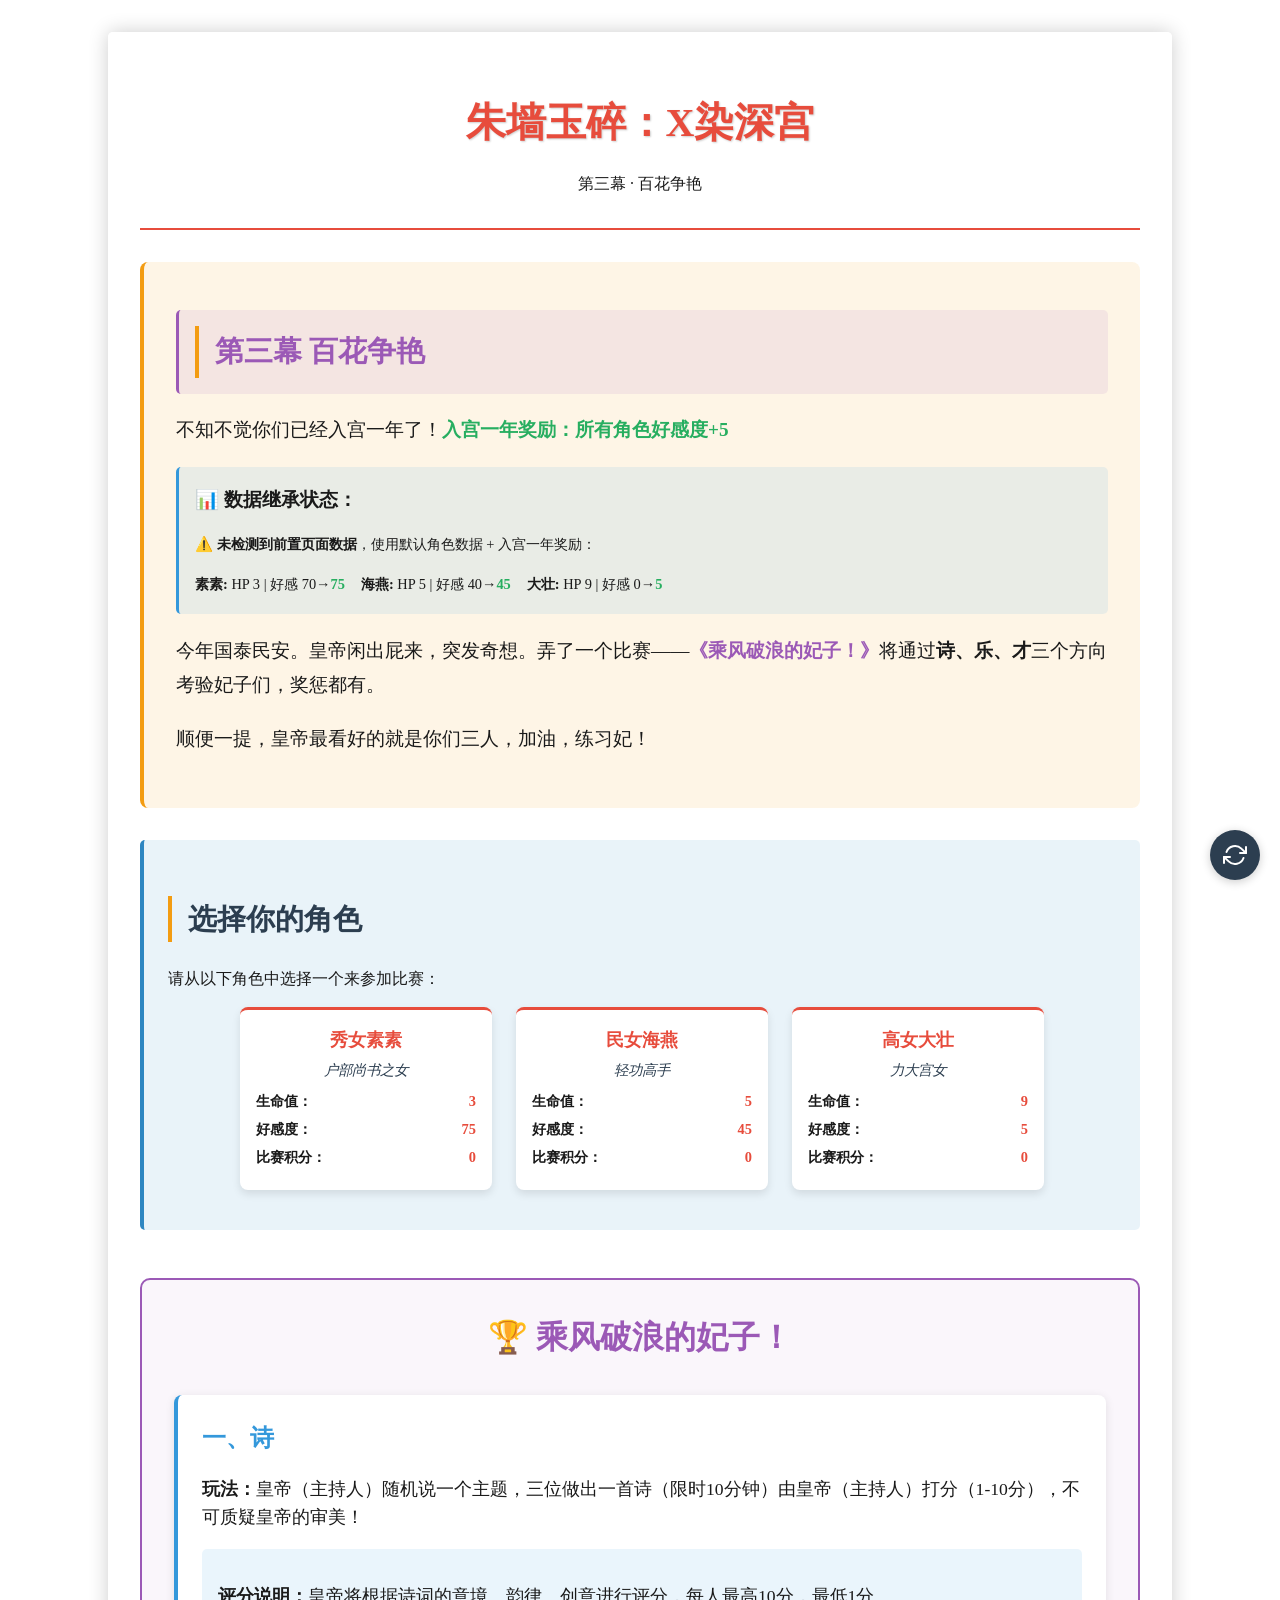
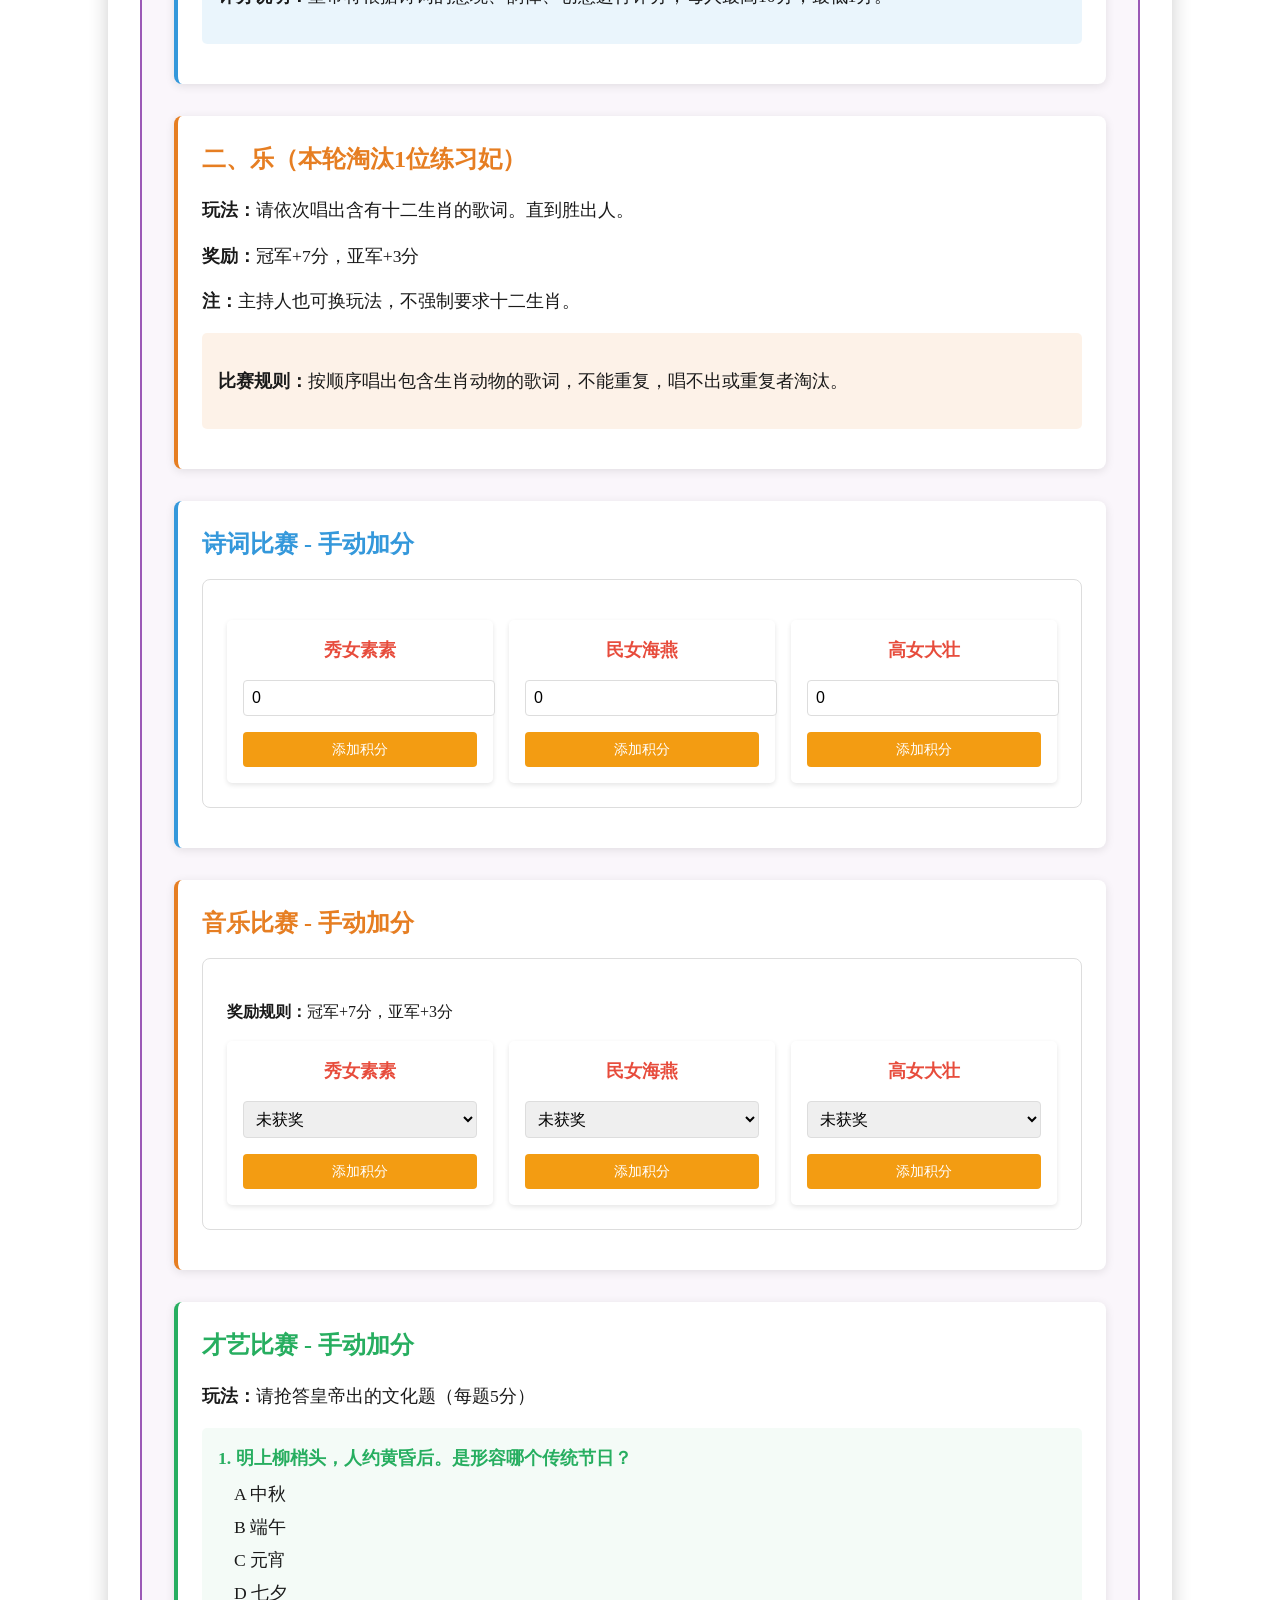
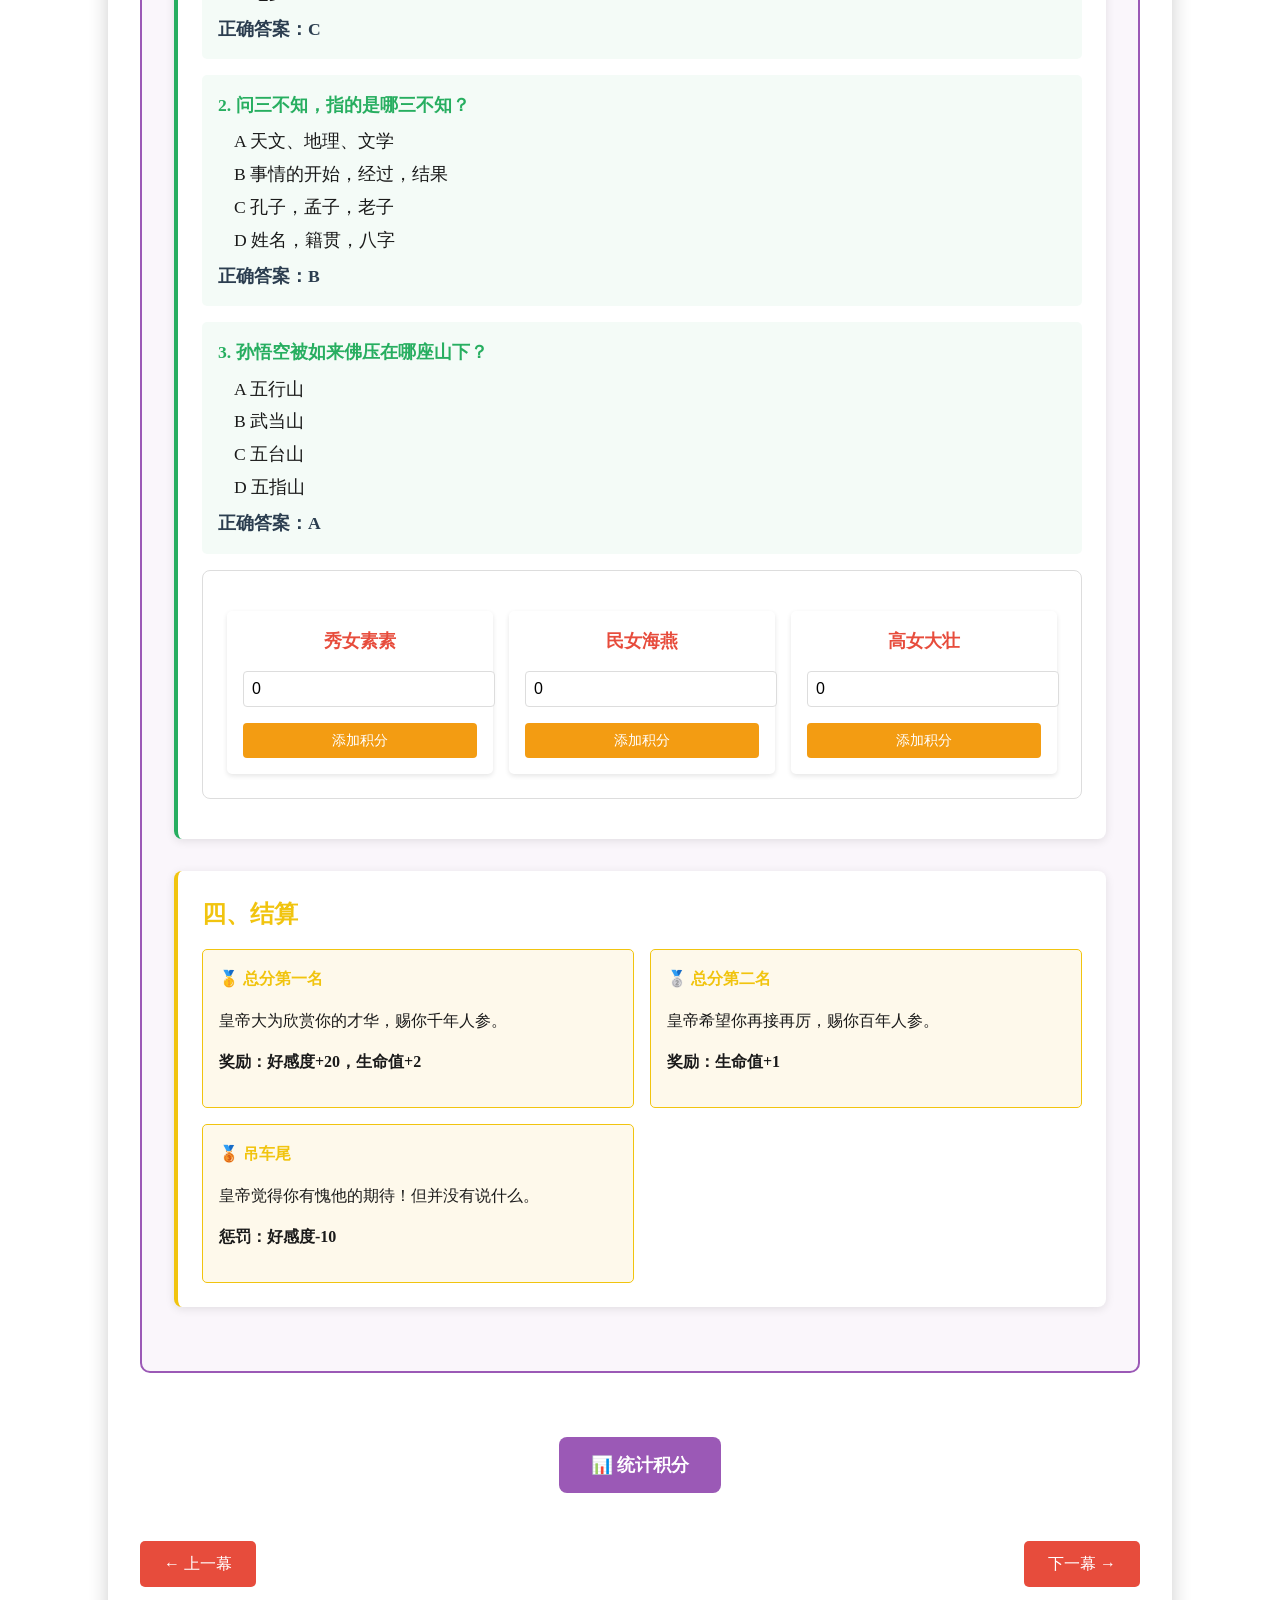
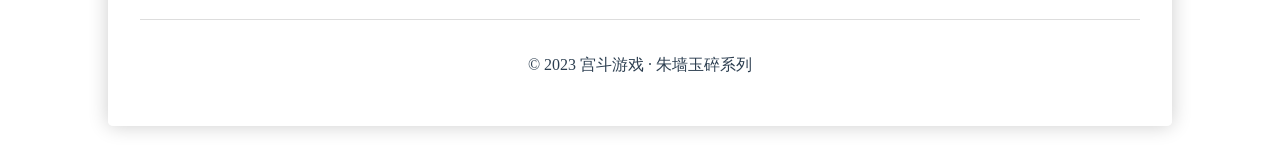
<file: zhuqiang/next-page.html/third-scene.html/index.html>
<!DOCTYPE html>
<html lang="zh-CN">
<head>
    <meta charset="UTF-8">
    <meta name="viewport" content="width=device-width, initial-scale=1.0, maximum-scale=1.0, user-scalable=no, shrink-to-fit=no">
    <meta name="apple-mobile-web-app-capable" content="yes">
    <meta name="apple-mobile-web-app-status-bar-style" content="black">
    <title>朱墙玉碎：X染深宫 - 第三幕</title>
    <style>
        /* 样式继承前置页面 */
        :root {
            --primary: #e74c3c;
            --secondary: #2c3e50;
            --accent: #f39c12;
            --light: #ecf0f1;
            --dark: #1a1a1a;
            --contest: #9b59b6;
            --poetry: #3498db;
            --music: #e67e22;
            --talent: #27ae60;
            --reward: #f1c40f;
        }
        
        body {
            font-family: 'SimSun', '宋体', serif;
            background: url('https://img.freepik.com/free-photo/chinese-palace_1417-1500.jpg') center/cover fixed;
            color: var(--dark);
            line-height: 1.6;
            margin: 0;
            padding: 0;
            min-height: 100vh;
            position: relative;
            -webkit-overflow-scrolling: touch;
        }
        
        body::before {
            content: "";
            position: absolute;
            top: 0;
            left: 0;
            width: 100%;
            height: 100%;
            background: rgba(255, 255, 255, 0.85);
            z-index: -1;
        }
        
        .container {
            max-width: 1000px;
            margin: 0 auto;
            padding: 2rem;
            background: rgba(255, 255, 255, 0.9);
            box-shadow: 0 0 20px rgba(0, 0, 0, 0.2);
            border-radius: 5px;
            margin-top: 2rem;
            margin-bottom: 2rem;
            position: relative;
        }
        
        header {
            text-align: center;
            margin-bottom: 2rem;
            border-bottom: 2px solid var(--primary);
            padding-bottom: 1rem;
        }
        
        h1 {
            color: var(--primary);
            font-size: 2.5rem;
            margin-bottom: 0.5rem;
            text-shadow: 1px 1px 2px rgba(0, 0, 0, 0.2);
        }
        
        h2 {
            color: var(--secondary);
            font-size: 1.8rem;
            margin-top: 2rem;
            border-left: 4px solid var(--accent);
            padding-left: 1rem;
        }
        
        .scene-intro {
            background: rgba(243, 156, 18, 0.1);
            padding: 2rem;
            border-radius: 8px;
            margin: 2rem 0;
            border-left: 4px solid var(--accent);
            font-size: 1.2rem;
            line-height: 1.8;
        }
        
        .intro-highlight {
            background: rgba(155, 89, 182, 0.1);
            padding: 1rem;
            border-radius: 5px;
            margin: 1rem 0;
            border-left: 3px solid var(--contest);
            font-weight: bold;
        }
        
        .character-selection {
            margin: 2rem 0;
            padding: 1.5rem;
            background: rgba(46, 134, 193, 0.1);
            border-radius: 5px;
            border-left: 4px solid #2e86c1;
        }
        
        .character-cards {
            display: flex;
            flex-wrap: wrap;
            gap: 1.5rem;
            justify-content: center;
            margin: 1rem 0;
        }
        
        .character-card {
            background: white;
            border-radius: 8px;
            box-shadow: 0 4px 8px rgba(0, 0, 0, 0.1);
            width: 220px;
            padding: 1rem;
            transition: transform 0.3s;
            border-top: 3px solid var(--primary);
            cursor: pointer;
        }
        
        .character-card:hover {
            transform: translateY(-5px);
        }
        
        .character-card.selected {
            border-top: 3px solid var(--accent);
            box-shadow: 0 4px 12px rgba(243, 156, 18, 0.3);
        }
        
        .character-name {
            font-size: 1.1rem;
            color: var(--primary);
            margin-bottom: 0.3rem;
            text-align: center;
            font-weight: bold;
        }
        
        .character-title {
            font-style: italic;
            text-align: center;
            margin-bottom: 0.5rem;
            color: var(--secondary);
            font-size: 0.9rem;
        }
        
        .character-stats {
            margin-top: 0.5rem;
            font-size: 0.9rem;
        }
        
        .stat {
            display: flex;
            justify-content: space-between;
            margin-bottom: 0.3rem;
        }
        
        .stat-name {
            font-weight: bold;
        }
        
        .stat-value {
            color: var(--primary);
            font-weight: bold;
        }
        
        .contest-section {
            margin: 3rem 0;
            padding: 2rem;
            background: rgba(155, 89, 182, 0.05);
            border-radius: 10px;
            border: 2px solid var(--contest);
        }
        
        .contest-title {
            text-align: center;
            color: var(--contest);
            font-size: 2rem;
            margin-bottom: 1.5rem;
            font-weight: bold;
        }
        
        .contest-category {
            margin: 2rem 0;
            padding: 1.5rem;
            border-radius: 8px;
            background: white;
            box-shadow: 0 2px 10px rgba(0, 0, 0, 0.1);
        }
        
        .poetry-section { border-left: 4px solid var(--poetry); }
        .music-section { border-left: 4px solid var(--music); }
        .talent-section { border-left: 4px solid var(--talent); }
        .reward-section { border-left: 4px solid var(--reward); }
        
        .category-title {
            font-size: 1.5rem;
            font-weight: bold;
            margin-bottom: 1rem;
        }
        
        .poetry-section .category-title { color: var(--poetry); }
        .music-section .category-title { color: var(--music); }
        .talent-section .category-title { color: var(--talent); }
        .reward-section .category-title { color: var(--reward); }
        
        .category-description {
            font-size: 1.1rem;
            line-height: 1.6;
            margin-bottom: 1rem;
        }
        
        .quiz-section {
            background: rgba(39, 174, 96, 0.05);
            padding: 1rem;
            border-radius: 5px;
            margin: 1rem 0;
        }
        
        .quiz-question {
            font-weight: bold;
            color: var(--talent);
            margin-bottom: 0.5rem;
        }
        
        .quiz-options {
            margin: 0.5rem 0;
        }
        
        .quiz-option {
            margin: 0.3rem 0;
            padding-left: 1rem;
        }
        
        .quiz-answer {
            color: var(--secondary);
            font-weight: bold;
            margin-top: 0.5rem;
        }
        
        .rewards-grid {
            display: grid;
            grid-template-columns: repeat(auto-fit, minmax(300px, 1fr));
            gap: 1rem;
            margin-top: 1rem;
        }
        
        .reward-item {
            background: rgba(241, 196, 64, 0.1);
            padding: 1rem;
            border-radius: 5px;
            border: 1px solid var(--reward);
        }
        
        .reward-title {
            font-weight: bold;
            color: var(--reward);
            margin-bottom: 0.5rem;
        }
        
        .nav-buttons {
            display: flex;
            justify-content: space-between;
            margin-top: 2rem;
        }
        
        .nav-btn {
            display: inline-block;
            padding: 0.8rem 1.5rem;
            background-color: var(--primary);
            color: white;
            text-decoration: none;
            border-radius: 5px;
            transition: all 0.3s;
            cursor: pointer;
            border: none;
            font-family: inherit;
            font-size: inherit;
        }
        
        .nav-btn:hover {
            background-color: #c0392b;
            transform: translateY(-2px);
        }
        
        .contest-btn {
            display: inline-block;
            padding: 1rem 2rem;
            background-color: var(--contest);
            color: white;
            text-decoration: none;
            border-radius: 8px;
            transition: all 0.3s;
            cursor: pointer;
            border: none;
            font-family: inherit;
            font-size: 1.1rem;
            font-weight: bold;
            margin: 1rem auto;
            text-align: center;
        }
        
        .contest-btn:hover {
            background-color: #8e44ad;
            transform: translateY(-2px);
        }
        
        .toast {
            position: fixed;
            top: 20px;
            left: 50%;
            transform: translateX(-50%);
            background-color: rgba(0, 0, 0, 0.8);
            color: white;
            padding: 12px 24px;
            border-radius: 4px;
            z-index: 1000;
            opacity: 0;
            transition: opacity 0.3s ease;
            pointer-events: none;
        }
        
        .toast.show {
            opacity: 1;
        }
        
        .reset-btn {
            position: fixed;
            bottom: 20px;
            right: 20px;
            background-color: var(--secondary);
            color: white;
            width: 50px;
            height: 50px;
            border-radius: 50%;
            display: flex;
            align-items: center;
            justify-content: center;
            cursor: pointer;
            box-shadow: 0 2px 10px rgba(0, 0, 0, 0.2);
            z-index: 999;
        }
        
        .reset-btn:hover {
            background-color: #1a252f;
        }
        
        .manual-scoring-section {
            background: rgba(255, 255, 255, 0.8);
            padding: 1.5rem;
            border-radius: 8px;
            margin: 1rem 0;
            border: 1px solid #ddd;
        }
        
        .scoring-grid {
            display: grid;
            grid-template-columns: repeat(auto-fit, minmax(200px, 1fr));
            gap: 1rem;
            margin-top: 1rem;
        }
        
        .character-scoring {
            background: white;
            padding: 1rem;
            border-radius: 5px;
            box-shadow: 0 2px 5px rgba(0, 0, 0, 0.1);
            text-align: center;
        }
        
        .scoring-name {
            font-weight: bold;
            color: var(--primary);
            margin-bottom: 0.5rem;
            font-size: 1.1rem;
        }
        
        .character-scoring input[type="number"],
        .character-scoring select {
            width: 100%;
            padding: 0.5rem;
            border: 1px solid #ddd;
            border-radius: 4px;
            margin: 0.5rem 0;
            font-size: 1rem;
        }
        
        .add-score-btn {
            background-color: var(--accent);
            color: white;
            border: none;
            padding: 0.5rem 1rem;
            border-radius: 4px;
            cursor: pointer;
            font-size: 0.9rem;
            transition: all 0.3s;
            width: 100%;
            margin-top: 0.5rem;
        }
        
        .add-score-btn:hover {
            background-color: #e67e22;
        }
        
        .final-scores {
            margin: 2rem 0;
            padding: 1.5rem;
            background: rgba(52, 152, 219, 0.1);
            border-radius: 8px;
            border-left: 4px solid #3498db;
        }
        
        .scores-grid {
            display: grid;
            grid-template-columns: repeat(auto-fit, minmax(250px, 1fr));
            gap: 1rem;
            margin-top: 1rem;
        }
        
        .score-card {
            background: white;
            padding: 1rem;
            border-radius: 5px;
            box-shadow: 0 2px 5px rgba(0, 0, 0, 0.1);
            text-align: center;
        }
        
        .score-name {
            font-weight: bold;
            color: var(--primary);
            margin-bottom: 0.5rem;
        }
        
        footer {
            text-align: center;
            margin-top: 2rem;
            padding-top: 1rem;
            border-top: 1px solid #ddd;
            color: var(--secondary);
        }
        
        @media (max-width: 768px) {
            .container {
                padding: 1rem;
                margin-top: 1rem;
                margin-bottom: 1rem;
            }
            
            h1 {
                font-size: 2rem;
            }
            
            .character-cards {
                flex-direction: column;
                align-items: center;
            }
            
            .character-card {
                width: 100%;
                max-width: 300px;
            }
            
            .rewards-grid {
                grid-template-columns: 1fr;
            }
            
            .scores-grid {
                grid-template-columns: 1fr;
            }
            
            .scoring-grid {
                grid-template-columns: 1fr;
            }
            
            .character-scoring {
                margin-bottom: 1rem;
            }
        }
    </style>
</head>
<body>
    <div class="toast" id="toast"></div>
    
    <div class="reset-btn" onclick="resetGame()">
        <svg xmlns="http://www.w3.org/2000/svg" width="24" height="24" viewBox="0 0 24 24" fill="none" stroke="currentColor" stroke-width="2" stroke-linecap="round" stroke-linejoin="round">
            <polyline points="23 4 23 10 17 10"></polyline>
            <polyline points="1 20 1 14 7 14"></polyline>
            <path d="M3.51 9a9 9 0 0 1 14.85-3.36L23 10M1 14l4.64 4.36A9 9 0 0 0 20.49 15"></path>
        </svg>
    </div>
    
    <div class="container">
        <header>
            <h1>朱墙玉碎：X染深宫</h1>
            <p>第三幕 · 百花争艳</p>
        </header>
        
        <section class="scene-intro">
            <div class="intro-highlight">
                <h2 style="color: var(--contest); margin: 0;">第三幕 百花争艳</h2>
            </div>
            <p>不知不觉你们已经入宫一年了！<strong style="color: #27ae60;">入宫一年奖励：所有角色好感度+5</strong></p>
            
            <!-- 数据继承状态显示 -->
            <div id="dataInheritanceStatus" style="background: rgba(52, 152, 219, 0.1); padding: 1rem; border-radius: 5px; margin: 1rem 0; border-left: 3px solid #3498db;">
                <strong>📊 数据继承状态：</strong>
                <div id="inheritanceDetails" style="margin-top: 0.5rem; font-size: 0.9rem;">
                    <p>⏳ 正在加载角色数据...</p>
                </div>
            </div>
            
            <p>今年国泰民安。皇帝闲出屁来，突发奇想。弄了一个比赛——<strong style="color: var(--contest);">《乘风破浪的妃子！》</strong>将通过<strong>诗、乐、才</strong>三个方向考验妃子们，奖惩都有。</p>
            <p>顺便一提，皇帝最看好的就是你们三人，加油，练习妃！</p>
        </section>
        
        <!-- 角色选择区域 -->
        <section class="character-selection">
            <h2>选择你的角色</h2>
            <p>请从以下角色中选择一个来参加比赛：</p>
            
            <div class="character-cards">
                <div class="character-card" id="susu" onclick="selectCharacter('susu')">
                    <div class="character-name">秀女素素</div>
                    <div class="character-title">户部尚书之女</div>
                    <div class="character-stats">
                        <div class="stat">
                            <span class="stat-name">生命值：</span>
                            <span class="stat-value" id="susu-hp">3</span>
                        </div>
                        <div class="stat">
                            <span class="stat-name">好感度：</span>
                            <span class="stat-value" id="susu-favor">75</span>
                        </div>
                        <div class="stat">
                            <span class="stat-name">比赛积分：</span>
                            <span class="stat-value" id="susu-score">0</span>
                        </div>
                    </div>
                </div>
                
                <div class="character-card" id="haiyan" onclick="selectCharacter('haiyan')">
                    <div class="character-name">民女海燕</div>
                    <div class="character-title">轻功高手</div>
                    <div class="character-stats">
                        <div class="stat">
                            <span class="stat-name">生命值：</span>
                            <span class="stat-value" id="haiyan-hp">5</span>
                        </div>
                        <div class="stat">
                            <span class="stat-name">好感度：</span>
                            <span class="stat-value" id="haiyan-favor">45</span>
                        </div>
                        <div class="stat">
                            <span class="stat-name">比赛积分：</span>
                            <span class="stat-value" id="haiyan-score">0</span>
                        </div>
                    </div>
                </div>
                
                <div class="character-card" id="dazhuang" onclick="selectCharacter('dazhuang')">
                    <div class="character-name">高女大壮</div>
                    <div class="character-title">力大宫女</div>
                    <div class="character-stats">
                        <div class="stat">
                            <span class="stat-name">生命值：</span>
                            <span class="stat-value" id="dazhuang-hp">9</span>
                        </div>
                        <div class="stat">
                            <span class="stat-name">好感度：</span>
                            <span class="stat-value" id="dazhuang-favor">5</span>
                        </div>
                        <div class="stat">
                            <span class="stat-name">比赛积分：</span>
                            <span class="stat-value" id="dazhuang-score">0</span>
                        </div>
                    </div>
                </div>
            </div>
        </section>
        
        <!-- 比赛内容 -->
        <section class="contest-section">
            <div class="contest-title">🏆 乘风破浪的妃子！</div>
            
            <!-- 诗 -->
            <div class="contest-category poetry-section">
                <div class="category-title">一、诗</div>
                <div class="category-description">
                    <p><strong>玩法：</strong>皇帝（主持人）随机说一个主题，三位做出一首诗（限时10分钟）由皇帝（主持人）打分（1-10分），不可质疑皇帝的审美！</p>
                    <div style="background: rgba(52, 152, 219, 0.1); padding: 1rem; border-radius: 5px; margin-top: 1rem;">
                        <p><strong>评分说明：</strong>皇帝将根据诗词的意境、韵律、创意进行评分，每人最高10分，最低1分。</p>
                    </div>
                </div>
            </div>
            
            <!-- 乐 -->
            <div class="contest-category music-section">
                <div class="category-title">二、乐（本轮淘汰1位练习妃）</div>
                <div class="category-description">
                    <p><strong>玩法：</strong>请依次唱出含有十二生肖的歌词。直到胜出人。</p>
                    <p><strong>奖励：</strong>冠军+7分，亚军+3分</p>
                    <p><strong>注：</strong>主持人也可换玩法，不强制要求十二生肖。</p>
                    <div style="background: rgba(230, 126, 34, 0.1); padding: 1rem; border-radius: 5px; margin-top: 1rem;">
                        <p><strong>比赛规则：</strong>按顺序唱出包含生肖动物的歌词，不能重复，唱不出或重复者淘汰。</p>
                    </div>
                </div>
            </div>
            
            <!-- 诗 - 加分系统 -->
            <div class="contest-category poetry-section">
                <div class="category-title">诗词比赛 - 手动加分</div>
                <div class="manual-scoring-section">
                    <div class="scoring-grid">
                        <div class="character-scoring">
                            <div class="scoring-name">秀女素素</div>
                            <input type="number" id="susu-poetry-score" min="0" max="10" value="0" placeholder="0-10分">
                            <button onclick="addScore('susu', 'poetry')" class="add-score-btn">添加积分</button>
                        </div>
                        <div class="character-scoring">
                            <div class="scoring-name">民女海燕</div>
                            <input type="number" id="haiyan-poetry-score" min="0" max="10" value="0" placeholder="0-10分">
                            <button onclick="addScore('haiyan', 'poetry')" class="add-score-btn">添加积分</button>
                        </div>
                        <div class="character-scoring">
                            <div class="scoring-name">高女大壮</div>
                            <input type="number" id="dazhuang-poetry-score" min="0" max="10" value="0" placeholder="0-10分">
                            <button onclick="addScore('dazhuang', 'poetry')" class="add-score-btn">添加积分</button>
                        </div>
                    </div>
                </div>
            </div>
            
            <!-- 乐 - 加分系统 -->
            <div class="contest-category music-section">
                <div class="category-title">音乐比赛 - 手动加分</div>
                <div class="manual-scoring-section">
                    <p><strong>奖励规则：</strong>冠军+7分，亚军+3分</p>
                    <div class="scoring-grid">
                        <div class="character-scoring">
                            <div class="scoring-name">秀女素素</div>
                            <select id="susu-music-rank">
                                <option value="0">未获奖</option>
                                <option value="7">冠军(+7分)</option>
                                <option value="3">亚军(+3分)</option>
                            </select>
                            <button onclick="addScore('susu', 'music')" class="add-score-btn">添加积分</button>
                        </div>
                        <div class="character-scoring">
                            <div class="scoring-name">民女海燕</div>
                            <select id="haiyan-music-rank">
                                <option value="0">未获奖</option>
                                <option value="7">冠军(+7分)</option>
                                <option value="3">亚军(+3分)</option>
                            </select>
                            <button onclick="addScore('haiyan', 'music')" class="add-score-btn">添加积分</button>
                        </div>
                        <div class="character-scoring">
                            <div class="scoring-name">高女大壮</div>
                            <select id="dazhuang-music-rank">
                                <option value="0">未获奖</option>
                                <option value="7">冠军(+7分)</option>
                                <option value="3">亚军(+3分)</option>
                            </select>
                            <button onclick="addScore('dazhuang', 'music')" class="add-score-btn">添加积分</button>
                        </div>
                    </div>
                </div>
            </div>

            <!-- 才 - 加分系统 -->
            <div class="contest-category talent-section">
                <div class="category-title">才艺比赛 - 手动加分</div>
                <div class="category-description">
                    <p><strong>玩法：</strong>请抢答皇帝出的文化题（每题5分）</p>
                    
                    <div class="quiz-section">
                        <div class="quiz-question">1. 明上柳梢头，人约黄昏后。是形容哪个传统节日？</div>
                        <div class="quiz-options">
                            <div class="quiz-option">A 中秋</div>
                            <div class="quiz-option">B 端午</div>
                            <div class="quiz-option">C 元宵</div>
                            <div class="quiz-option">D 七夕</div>
                        </div>
                        <div class="quiz-answer">正确答案：C</div>
                    </div>
                    
                    <div class="quiz-section">
                        <div class="quiz-question">2. 问三不知，指的是哪三不知？</div>
                        <div class="quiz-options">
                            <div class="quiz-option">A 天文、地理、文学</div>
                            <div class="quiz-option">B 事情的开始，经过，结果</div>
                            <div class="quiz-option">C 孔子，孟子，老子</div>
                            <div class="quiz-option">D 姓名，籍贯，八字</div>
                        </div>
                        <div class="quiz-answer">正确答案：B</div>
                    </div>
                    
                    <div class="quiz-section">
                        <div class="quiz-question">3. 孙悟空被如来佛压在哪座山下？</div>
                        <div class="quiz-options">
                            <div class="quiz-option">A 五行山</div>
                            <div class="quiz-option">B 武当山</div>
                            <div class="quiz-option">C 五台山</div>
                            <div class="quiz-option">D 五指山</div>
                        </div>
                        <div class="quiz-answer">正确答案：A</div>
                    </div>
                    
                    <div class="manual-scoring-section">
                        <div class="scoring-grid">
                            <div class="character-scoring">
                                <div class="scoring-name">秀女素素</div>
                                <input type="number" id="susu-talent-score" min="0" max="15" value="0" placeholder="答对题数×5">
                                <button onclick="addScore('susu', 'talent')" class="add-score-btn">添加积分</button>
                            </div>
                            <div class="character-scoring">
                                <div class="scoring-name">民女海燕</div>
                                <input type="number" id="haiyan-talent-score" min="0" max="15" value="0" placeholder="答对题数×5">
                                <button onclick="addScore('haiyan', 'talent')" class="add-score-btn">添加积分</button>
                            </div>
                            <div class="character-scoring">
                                <div class="scoring-name">高女大壮</div>
                                <input type="number" id="dazhuang-talent-score" min="0" max="15" value="0" placeholder="答对题数×5">
                                <button onclick="addScore('dazhuang', 'talent')" class="add-score-btn">添加积分</button>
                            </div>
                        </div>
                    </div>
                </div>
            </div>
            
            <!-- 结算 -->
            <div class="contest-category reward-section">
                <div class="category-title">四、结算</div>
                <div class="rewards-grid">
                    <div class="reward-item">
                        <div class="reward-title">🥇 总分第一名</div>
                        <p>皇帝大为欣赏你的才华，赐你千年人参。</p>
                        <p><strong>奖励：好感度+20，生命值+2</strong></p>
                    </div>
                    
                    <div class="reward-item">
                        <div class="reward-title">🥈 总分第二名</div>
                        <p>皇帝希望你再接再厉，赐你百年人参。</p>
                        <p><strong>奖励：生命值+1</strong></p>
                    </div>
                    
                    <div class="reward-item">
                        <div class="reward-title">🥉 吊车尾</div>
                        <p>皇帝觉得你有愧他的期待！但并没有说什么。</p>
                        <p><strong>惩罚：好感度-10</strong></p>
                    </div>
                </div>
            </div>
        </section>
        
        <!-- 最终积分显示 -->
        <section class="final-scores" style="display: none;" id="finalScores">
            <h2>🏆 比赛结果</h2>
            <div class="scores-grid">
                <div class="score-card">
                    <div class="score-name">秀女素素</div>
                    <div>比赛积分: <span id="final-susu-score">0</span></div>
                    <div>最终好感度: <span id="final-susu-favor">75</span></div>
                    <div>最终生命值: <span id="final-susu-hp">3</span></div>
                </div>
                
                <div class="score-card">
                    <div class="score-name">民女海燕</div>
                    <div>比赛积分: <span id="final-haiyan-score">0</span></div>
                    <div>最终好感度: <span id="final-haiyan-favor">45</span></div>
                    <div>最终生命值: <span id="final-haiyan-hp">5</span></div>
                </div>
                
                <div class="score-card">
                    <div class="score-name">高女大壮</div>
                    <div>比赛积分: <span id="final-dazhuang-score">0</span></div>
                    <div>最终好感度: <span id="final-dazhuang-favor">5</span></div>
                    <div>最终生命值: <span id="final-dazhuang-hp">9</span></div>
                </div>
            </div>
        </section>
        
        <!-- 统计积分按钮 -->
        <div style="text-align: center; margin: 2rem 0;">
            <button class="contest-btn" onclick="calculateFinalResults()" id="calculateBtn">📊 统计积分</button>
        </div>
        
        <div class="nav-buttons">
            <button class="nav-btn" onclick="goToPreviousScene()">← 上一幕</button>
            <button class="nav-btn" onclick="goToNextScene()" id="nextBtn">下一幕 →</button>
        </div>
        
        <footer>
            <p>© 2023 宫斗游戏 · 朱墙玉碎系列</p>
        </footer>
    </div>

    <script>
        // 游戏状态管理
        const gameState = {
            characters: {
                susu: { 
                    hp: 3, 
                    favor: 70,  // 基础值，会从前置页面动态更新
                    name: '秀女素素',
                    contestScore: 0
                },
                haiyan: { 
                    hp: 5, 
                    favor: 40,  // 基础值，会从前置页面动态更新
                    name: '民女海燕',
                    contestScore: 0
                },
                dazhuang: { 
                    hp: 9, 
                    favor: 0,   // 基础值，会从前置页面动态更新
                    name: '高女大壮',
                    contestScore: 0
                }
            },
            currentCharacter: null,
            contestFinished: false
        };
        
        function showToast(message, duration = 2000) {
            const toast = document.getElementById('toast');
            toast.textContent = message;
            toast.classList.add('show');
            setTimeout(() => { toast.classList.remove('show'); }, duration);
        }
        
        function resetGame() {
            location.reload();
        }
        
        function selectCharacter(character) {
            gameState.currentCharacter = character;
            
            // 更新UI显示
            document.querySelectorAll('.character-card').forEach(card => {
                card.classList.remove('selected');
            });
            document.getElementById(character).classList.add('selected');
            
            showToast(`已选择角色: ${gameState.characters[character].name}`);
        }
        
        function updateCharacterStats() {
            Object.keys(gameState.characters).forEach(character => {
                document.getElementById(`${character}-hp`).textContent = gameState.characters[character].hp;
                document.getElementById(`${character}-favor`).textContent = gameState.characters[character].favor;
                document.getElementById(`${character}-score`).textContent = gameState.characters[character].contestScore;
            });
        }
        
        // 手动加分功能
        function addScore(character, category) {
            let scoreToAdd = 0;
            
            if (category === 'poetry') {
                const input = document.getElementById(`${character}-poetry-score`);
                scoreToAdd = parseInt(input.value) || 0;
                if (scoreToAdd < 0 || scoreToAdd > 10) {
                    showToast('诗词比赛分数范围为0-10分');
                    return;
                }
                input.value = 0; // 重置输入框
            } else if (category === 'music') {
                const select = document.getElementById(`${character}-music-rank`);
                scoreToAdd = parseInt(select.value) || 0;
                select.selectedIndex = 0; // 重置选择框
            } else if (category === 'talent') {
                const input = document.getElementById(`${character}-talent-score`);
                scoreToAdd = parseInt(input.value) || 0;
                if (scoreToAdd < 0 || scoreToAdd > 15) {
                    showToast('才艺比赛分数范围为0-15分');
                    return;
                }
                input.value = 0; // 重置输入框
            }
            
            if (scoreToAdd > 0) {
                gameState.characters[character].contestScore += scoreToAdd;
                updateCharacterStats();
                showToast(`${gameState.characters[character].name} ${category}比赛 +${scoreToAdd}分`);
            }
        }
        
        // 从前置页面获取角色数据
        function loadCharacterDataFromPreviousPage() {
            try {
                let dataLoaded = false;
                
                // 优先从URL参数获取数据
                const urlParams = new URLSearchParams(window.location.search);
                
                if (urlParams.get('susu_hp') && urlParams.get('from') === 'act2') {
                    gameState.characters.susu.hp = parseInt(urlParams.get('susu_hp')) || 3;
                    gameState.characters.susu.favor = parseInt(urlParams.get('susu_favor')) || 70;
                    gameState.characters.haiyan.hp = parseInt(urlParams.get('haiyan_hp')) || 5;
                    gameState.characters.haiyan.favor = parseInt(urlParams.get('haiyan_favor')) || 40;
                    gameState.characters.dazhuang.hp = parseInt(urlParams.get('dazhuang_hp')) || 9;
                    gameState.characters.dazhuang.favor = parseInt(urlParams.get('dazhuang_favor')) || 0;
                    
                    showToast(`✅ 已从第二幕继承角色数据！`, 2000);
                    dataLoaded = true;
                }
                
                // 如果URL没有数据，尝试从localStorage获取
                if (!dataLoaded) {
                    const savedData = localStorage.getItem('palaceGameCharacters');
                    if (savedData) {
                        const data = JSON.parse(savedData);
                        if (data.susu && data.haiyan && data.dazhuang) {
                            gameState.characters.susu.hp = data.susu.hp || 3;
                            gameState.characters.susu.favor = data.susu.favor || 70;
                            gameState.characters.haiyan.hp = data.haiyan.hp || 5;
                            gameState.characters.haiyan.favor = data.haiyan.favor || 40;
                            gameState.characters.dazhuang.hp = data.dazhuang.hp || 9;
                            gameState.characters.dazhuang.favor = data.dazhuang.favor || 0;
                            
                            showToast(`💾 已从本地存储加载角色数据！`, 2000);
                            dataLoaded = true;
                        }
                    }
                }
                
                // 如果还是没有数据，使用默认值
                if (!dataLoaded) {
                    showToast('⚠️ 未检测到前置页面数据，使用默认角色数据', 3000);
                }
                
                // 🎉 重要：入宫一年奖励 - 所有角色好感度+5
                const originalFavorValues = {
                    susu: gameState.characters.susu.favor,
                    haiyan: gameState.characters.haiyan.favor,
                    dazhuang: gameState.characters.dazhuang.favor
                };
                
                gameState.characters.susu.favor += 5;
                gameState.characters.haiyan.favor += 5;
                gameState.characters.dazhuang.favor += 5;
                
                // 显示入宫一年的奖励提示
                setTimeout(() => {
                    showToast(`🏛️ 入宫一年奖励：所有角色好感度+5！`, 3000);
                }, 1000);
                
                // 显示数据加载详情（加奖励后的最终值）
                console.log('继承的原始数据:', originalFavorValues);
                console.log('加上入宫奖励后的最终数据:', {
                    susu: gameState.characters.susu.favor,
                    haiyan: gameState.characters.haiyan.favor,
                    dazhuang: gameState.characters.dazhuang.favor
                });
                
                // 更新数据继承状态显示
                updateDataInheritanceDisplay(dataLoaded, false, originalFavorValues);
                
            } catch (error) {
                console.error('加载角色数据时出错:', error);
                showToast('❌ 数据加载出错，使用默认角色数据', 3000);
                updateDataInheritanceDisplay(false, true);
            }
        }
        
        // 更新数据继承状态显示
        function updateDataInheritanceDisplay(dataLoaded, hasError = false, originalFavorValues = null) {
            const detailsElement = document.getElementById('inheritanceDetails');
            if (!detailsElement) return;
            
            if (hasError) {
                detailsElement.innerHTML = `
                    <p>❌ <strong>数据加载出错</strong>，使用默认值 + 入宫一年奖励</p>
                    <div style="display: flex; flex-wrap: wrap; gap: 1rem; margin-top: 0.5rem;">
                        <div><strong>素素:</strong> HP ${gameState.characters.susu.hp} | 好感 ${gameState.characters.susu.favor}</div>
                        <div><strong>海燕:</strong> HP ${gameState.characters.haiyan.hp} | 好感 ${gameState.characters.haiyan.favor}</div>
                        <div><strong>大壮:</strong> HP ${gameState.characters.dazhuang.hp} | 好感 ${gameState.characters.dazhuang.favor}</div>
                    </div>
                `;
                return;
            }
            
            if (dataLoaded && originalFavorValues) {
                detailsElement.innerHTML = `
                    <p>✅ <strong>数据继承成功！</strong>来自第二幕 + 入宫一年奖励(好感+5)：</p>
                    <div style="display: flex; flex-wrap: wrap; gap: 1rem; margin-top: 0.5rem; font-size: 0.9rem;">
                        <div><strong>素素:</strong> HP ${gameState.characters.susu.hp} | 好感 ${originalFavorValues.susu}→<span style="color: #27ae60; font-weight: bold;">${gameState.characters.susu.favor}</span></div>
                        <div><strong>海燕:</strong> HP ${gameState.characters.haiyan.hp} | 好感 ${originalFavorValues.haiyan}→<span style="color: #27ae60; font-weight: bold;">${gameState.characters.haiyan.favor}</span></div>
                        <div><strong>大壮:</strong> HP ${gameState.characters.dazhuang.hp} | 好感 ${originalFavorValues.dazhuang}→<span style="color: #27ae60; font-weight: bold;">${gameState.characters.dazhuang.favor}</span></div>
                    </div>
                `;
            } else {
                // 未加载数据但仍有入宫奖励
                const defaultOriginal = { susu: 70, haiyan: 40, dazhuang: 0 };
                detailsElement.innerHTML = `
                    <p>⚠️ <strong>未检测到前置页面数据</strong>，使用默认角色数据 + 入宫一年奖励：</p>
                    <div style="display: flex; flex-wrap: wrap; gap: 1rem; margin-top: 0.5rem; font-size: 0.9rem;">
                        <div><strong>素素:</strong> HP ${gameState.characters.susu.hp} | 好感 ${defaultOriginal.susu}→<span style="color: #27ae60; font-weight: bold;">${gameState.characters.susu.favor}</span></div>
                        <div><strong>海燕:</strong> HP ${gameState.characters.haiyan.hp} | 好感 ${defaultOriginal.haiyan}→<span style="color: #27ae60; font-weight: bold;">${gameState.characters.haiyan.favor}</span></div>
                        <div><strong>大壮:</strong> HP ${gameState.characters.dazhuang.hp} | 好感 ${defaultOriginal.dazhuang}→<span style="color: #27ae60; font-weight: bold;">${gameState.characters.dazhuang.favor}</span></div>
                    </div>
                `;
            }
        }
        
        // 保存当前角色数据到localStorage，供下一幕使用
        function saveCharacterDataForNextPage() {
            const dataToSave = {
                susu: {
                    hp: gameState.characters.susu.hp,
                    favor: gameState.characters.susu.favor,
                    contestScore: gameState.characters.susu.contestScore
                },
                haiyan: {
                    hp: gameState.characters.haiyan.hp,
                    favor: gameState.characters.haiyan.favor,
                    contestScore: gameState.characters.haiyan.contestScore
                },
                dazhuang: {
                    hp: gameState.characters.dazhuang.hp,
                    favor: gameState.characters.dazhuang.favor,
                    contestScore: gameState.characters.dazhuang.contestScore
                }
            };
            
            localStorage.setItem('palaceGameCharacters', JSON.stringify(dataToSave));
        }
        
        function calculateFinalResults() {
            if (gameState.contestFinished) {
                showToast('结果已计算');
                return;
            }
            
            // 计算排名
            const characters = Object.keys(gameState.characters).map(key => ({
                key: key,
                name: gameState.characters[key].name,
                score: gameState.characters[key].contestScore,
                hp: gameState.characters[key].hp,
                favor: gameState.characters[key].favor
            }));
            
            // 按积分排序
            characters.sort((a, b) => b.score - a.score);
            
            // 应用奖励和惩罚
            if (characters.length >= 3) {
                // 第一名
                gameState.characters[characters[0].key].favor += 20;
                gameState.characters[characters[0].key].hp += 2;
                
                // 第二名
                gameState.characters[characters[1].key].hp += 1;
                
                // 第三名（吊车尾）
                gameState.characters[characters[2].key].favor -= 10;
                // 确保好感度不会变成负数
                if (gameState.characters[characters[2].key].favor < 0) {
                    gameState.characters[characters[2].key].favor = 0;
                }
            }
            
            // 更新最终显示
            Object.keys(gameState.characters).forEach(character => {
                document.getElementById(`final-${character}-score`).textContent = gameState.characters[character].contestScore;
                document.getElementById(`final-${character}-favor`).textContent = gameState.characters[character].favor;
                document.getElementById(`final-${character}-hp`).textContent = gameState.characters[character].hp;
            });
            
            // 显示最终积分区域
            document.getElementById('finalScores').style.display = 'block';
            
            // 更新当前角色状态显示
            updateCharacterStats();
            
            gameState.contestFinished = true;
            
            // 保存数据供下一幕使用
            saveCharacterDataForNextPage();
            
            // 隐藏计算按钮
            document.getElementById('calculateBtn').style.display = 'none';
            
            // 显示结果消息
            let resultMessage = '';
            if (characters.length >= 3) {
                resultMessage = `比赛结束！🥇第一名：${characters[0].name}(${characters[0].score}分) 🥈第二名：${characters[1].name}(${characters[1].score}分) 🥉第三名：${characters[2].name}(${characters[2].score}分)`;
            }
            showToast(resultMessage, 5000);
            
            // 滚动到结果区域
            document.getElementById('finalScores').scrollIntoView({ behavior: 'smooth' });
        }
        
        // 导航函数
        function goToPreviousScene() {
            // 保存当前数据
            saveCharacterDataForNextPage();
            
            // 使用第二幕的固定链接
            const targetUrl = 'https://gusiyuan-lxy.github.io/webgame/zhuqiang/next-page.html';
            
            console.log('跳转回第二幕');
            console.log('目标URL:', targetUrl);
            
            // 跳转回第二幕
            window.location.href = targetUrl;
        }
        
        function goToNextScene() {
            // 保存当前数据
            saveCharacterDataForNextPage();
            
            // 构建URL参数传递到第四幕
            const urlParams = new URLSearchParams({
                susu_hp: gameState.characters.susu.hp,
                susu_favor: gameState.characters.susu.favor,
                susu_score: gameState.characters.susu.contestScore,
                haiyan_hp: gameState.characters.haiyan.hp,
                haiyan_favor: gameState.characters.haiyan.favor,
                haiyan_score: gameState.characters.haiyan.contestScore,
                dazhuang_hp: gameState.characters.dazhuang.hp,
                dazhuang_favor: gameState.characters.dazhuang.favor,
                dazhuang_score: gameState.characters.dazhuang.contestScore,
                from: 'act3'
            });
            
            // 跳转到第四幕
            if (confirm('确定要前往第四幕吗？当前积分数据将被保存。')) {
                // 跳转到第四幕页面
                const targetUrl = `https://gusiyuan-lxy.github.io/webgame/zhuqiang/next-page.html/fourth-scene.html/?${urlParams.toString()}`;
                console.log('跳转到第四幕，URL:', targetUrl);
                window.location.href = targetUrl;
            }
        }
        
        // 页面加载时的初始化
        document.addEventListener('DOMContentLoaded', function() {
            // 从前置页面加载角色数据
            loadCharacterDataFromPreviousPage();
            
            // 更新角色状态显示
            updateCharacterStats();
            
            showToast('第三幕：百花争艳 已加载完成');
        });
    </script>
</body>
</html>
</file>
